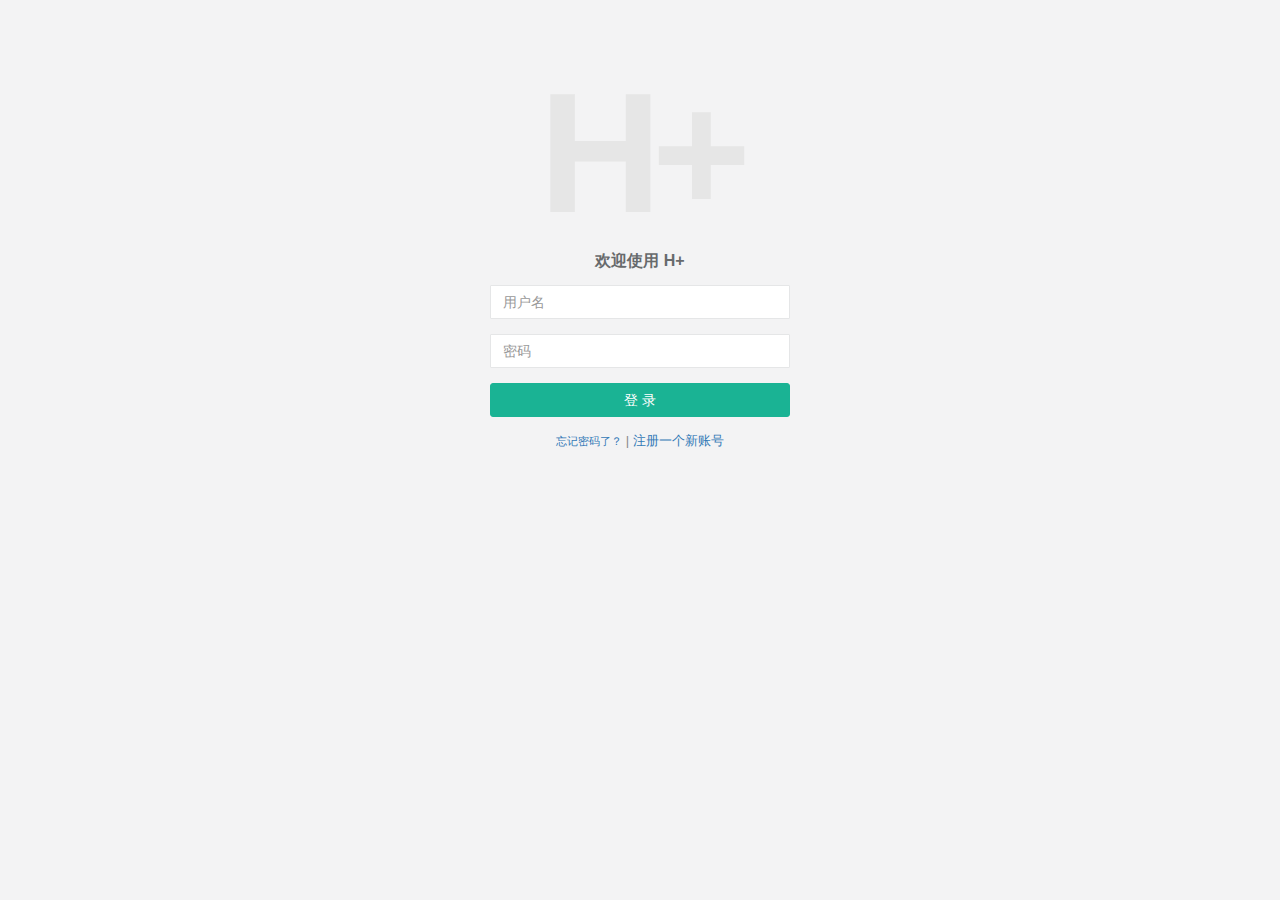
<file: login.html>
<!DOCTYPE html>
<html>

<head>

    <meta charset="utf-8">
    <meta name="viewport" content="width=device-width, initial-scale=1.0">
    

    <title>H+ 后台主题UI框架 - 登录</title>
    <meta name="keywords" content="H+后台主题,后台bootstrap框架,会员中心主题,后台HTML,响应式后台">
    <meta name="description" content="H+是一个完全响应式，基于Bootstrap3最新版本开发的扁平化主题，她采用了主流的左右两栏式布局，使用了Html5+CSS3等现代技术">

    <link rel="shortcut icon" href="favicon.ico"> <link href="css/bootstrap.min.css?v=3.3.5" rel="stylesheet">
    <link href="css/font-awesome.min.css?v=4.4.0" rel="stylesheet">

    <link href="css/animate.min.css" rel="stylesheet">
    <link href="css/style.min.css?v=4.0.0" rel="stylesheet"><base target="_blank">
    <!--[if lt IE 8]>
    <meta http-equiv="refresh" content="0;ie.html" />
    <![endif]-->
    <script>if(window.top !== window.self){ window.top.location = window.location;}</script>
</head>

<body class="gray-bg">

    <div class="middle-box text-center loginscreen  animated fadeInDown">
        <div>
            <div>

                <h1 class="logo-name">H+</h1>

            </div>
            <h3>欢迎使用 H+</h3>

            <form class="m-t" role="form" action="index.html">
                <div class="form-group">
                    <input type="email" class="form-control" placeholder="用户名" required="">
                </div>
                <div class="form-group">
                    <input type="password" class="form-control" placeholder="密码" required="">
                </div>
                <button type="submit" class="btn btn-primary block full-width m-b">登 录</button>


                <p class="text-muted text-center"> <a href="login.html#"><small>忘记密码了？</small></a> | <a href="register.html">注册一个新账号</a>
                </p>

            </form>
        </div>
    </div>
    <script src="js/jquery.min.js?v=2.1.4"></script>
    <script src="js/bootstrap.min.js?v=3.3.5"></script>
    <script type="text/javascript" src="http://tajs.qq.com/stats?sId=9051096" charset="UTF-8"></script>
</body>

</html>
</file>
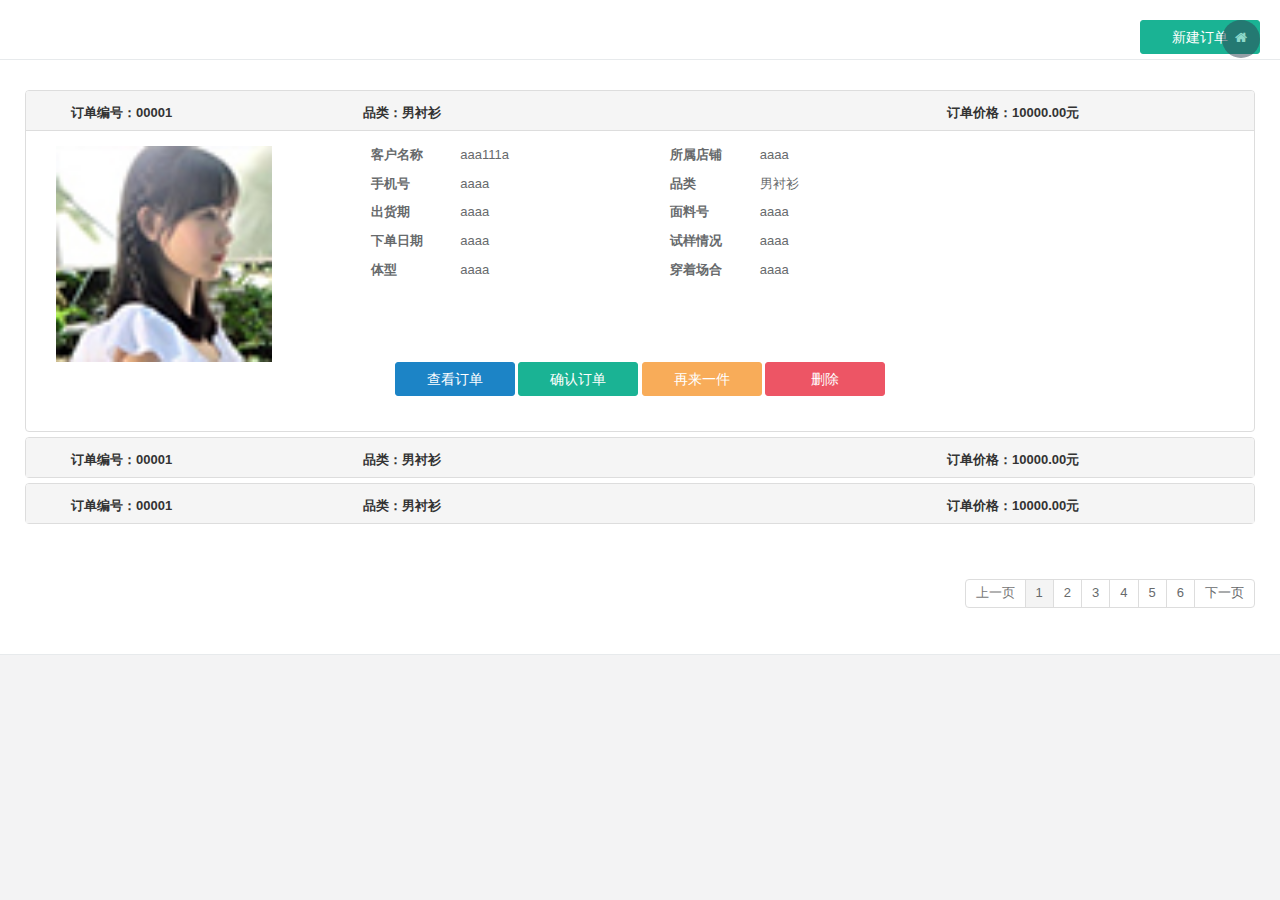
<file: order.html>
<!DOCTYPE html>
<html>

<head>

    <meta charset="utf-8">
    <meta name="viewport" content="width=device-width, initial-scale=1.0">

    <!--360浏览器优先以webkit内核解析-->


    <title>下单</title>

    <link rel="shortcut icon" href="favicon.ico"> <link href="css/bootstrap.min.css?v=3.3.5" rel="stylesheet">
    <link href="css/font-awesome.min.css?v=4.4.0" rel="stylesheet">

    <link href="css/animate.min.css" rel="stylesheet">
    <link href="css/style.min.css?v=4.0.0" rel="stylesheet">


</head>

<body class="gray-bg">
    <div class="row  border-bottom white-bg dashboard-header">
        <div class="row">
            
                <div class="ibox float-e-margins">
                    <div class="col-sm-12">
						
						<div class="col-sm-12 text-right">
							<button type="button" class="btn btn-w-m btn-primary dialogbtn" data-title="新建订单" data-url="single_order.html">新建订单</button>
							
						</div>
					</div>
                    <div class="ibox-content">
                        <div class="panel-body">
                            <div class="panel-group" id="accordion">
                                <div class="panel panel-default">
                                    <div class="panel-heading">
                                        <h5 class="panel-title">
                                                <a data-toggle="collapse" data-parent="#accordion" href="tabs_panels.html#collapseOne" class="col-sm-12">
												<div class="col-sm-3">订单编号：00001 </div>
												<div class="col-sm-6">品类：男衬衫</div>
												<div class="col-sm-3">订单价格：10000.00元</div>
												</a>
												<div class="clearfix"></div>
                                            </h5>
                                    </div>
                                    <div id="collapseOne" class="panel-collapse collapse in">
                                        <div class="panel-body">
                                            <div class="col-sm-3">
												<img src="img/profile_small.jpg" width="80%"/>
											</div>
											<div class="col-sm-3">
												<div class="form-group">
													<label class="col-sm-4 control-label">客户名称</label>

													<div class="col-sm-8">
														<p>aaa111a</p>
													</div>
												</div>
												<div class="form-group">
													<label class="col-sm-4 control-label">手机号</label>

													<div class="col-sm-8">
														<p>aaaa</p>
													</div>
												</div>
												<div class="form-group">
													<label class="col-sm-4 control-label">出货期</label>

													<div class="col-sm-8">
														<p>aaaa</p>
													</div>
												</div>
												<div class="form-group">
													<label class="col-sm-4 control-label">下单日期</label>

													<div class="col-sm-8">
														<p>aaaa</p>
													</div>
												</div>
												
												<div class="form-group">
													<label class="col-sm-4 control-label">体型</label>

													<div class="col-sm-8">
														<p>aaaa</p>
													</div>
												</div>
											</div>
											<div class="col-sm-3">
												<div class="form-group">
													<label class="col-sm-4 control-label">所属店铺</label>

													<div class="col-sm-8">
														<p>aaaa</p>
													</div>
												</div>
												<div class="form-group">
													<label class="col-sm-4 control-label">品类</label>

													<div class="col-sm-8">
														<p>男衬衫</p>
													</div>
												</div>
												<div class="form-group">
													<label class="col-sm-4 control-label">面料号</label>

													<div class="col-sm-8">
														<p>aaaa</p>
													</div>
												</div>
												<div class="form-group">
													<label class="col-sm-4 control-label">试样情况</label>

													<div class="col-sm-8">
														<p>aaaa</p>
													</div>
												</div>
												<div class="form-group">
													<label class="col-sm-4 control-label">穿着场合</label>

													<div class="col-sm-8">
														<p>aaaa</p>
													</div>
												</div>
											</div>
											<div class="col-sm-12">
												<div class="form-group text-center">
													
														<button type="button" class="btn btn-w-m btn-success dialogbtn" data-title="查看/修改订单" data-url="single_order_chenyi.html">查看订单</button>
														<button type="button" class="btn btn-w-m btn-primary delbtn" data-url="single_order_chenyi.html" data-cont="确认提交该订单">确认订单</button>
														<button type="button" class="btn btn-w-m btn-warning delbtn" data-url="single_order_chenyi.html" data-cont="确认复制该订单">再来一件</button>
														<button type="button" class="btn btn-w-m btn-danger delbtn" data-url="single_order_chenyi.html" data-cont="确认删除该订单">删除</button>
													
												</div>
												
											</div>
                                        </div>
                                    </div>
                                </div>
                                <div class="panel panel-default">
                                    <div class="panel-heading">
                                        <h4 class="panel-title">
                                                <a data-toggle="collapse" data-parent="#accordion" href="tabs_panels.html#collapseTwo" class="col-sm-12">
												<div class="col-sm-3">订单编号：00001 </div>
												<div class="col-sm-6">品类：男衬衫</div>
												<div class="col-sm-3">订单价格：10000.00元</div>
												</a>
												<div class="clearfix"></div>
                                            </h4>
                                    </div>
                                    <div id="collapseTwo" class="panel-collapse collapse">
                                        <div class="panel-body">
                                            <div class="col-sm-3">
												<img src="img/profile_small.jpg" width="80%"/>
											</div>
											<div class="col-sm-3">
												<div class="form-group">
													<label class="col-sm-4 control-label">客户名称</label>

													<div class="col-sm-8">
														<p>aaaa</p>
													</div>
												</div>
												<div class="form-group">
													<label class="col-sm-4 control-label">手机号</label>

													<div class="col-sm-8">
														<p>aaaa</p>
													</div>
												</div>
												<div class="form-group">
													<label class="col-sm-4 control-label">出货期</label>

													<div class="col-sm-8">
														<p>aaaa</p>
													</div>
												</div>
												<div class="form-group">
													<label class="col-sm-4 control-label">下单日期</label>

													<div class="col-sm-8">
														<p>aaaa</p>
													</div>
												</div>
												
												<div class="form-group">
													<label class="col-sm-4 control-label">体型</label>

													<div class="col-sm-8">
														<p>aaaa</p>
													</div>
												</div>
											</div>
											<div class="col-sm-3">
												<div class="form-group">
													<label class="col-sm-4 control-label">所属店铺</label>

													<div class="col-sm-8">
														<p>aaaa</p>
													</div>
												</div>
												<div class="form-group">
													<label class="col-sm-4 control-label">品类</label>

													<div class="col-sm-8">
														<p>男衬衫</p>
													</div>
												</div>
												<div class="form-group">
													<label class="col-sm-4 control-label">面料号</label>

													<div class="col-sm-8">
														<p>aaaa</p>
													</div>
												</div>
												<div class="form-group">
													<label class="col-sm-4 control-label">试样情况</label>

													<div class="col-sm-8">
														<p>aaaa</p>
													</div>
												</div>
												<div class="form-group">
													<label class="col-sm-4 control-label">穿着场合</label>

													<div class="col-sm-8">
														<p>aaaa</p>
													</div>
												</div>
											</div>
											<div class="col-sm-12">
												<div class="form-group text-center">
													
														<button type="button" class="btn btn-w-m btn-success dialogbtn" data-title="查看/修改订单" data-url="single_order_chenyi.html">查看订单</button>
														<button type="button" class="btn btn-w-m btn-primary delbtn" data-url="single_order_chenyi.html" data-cont="确认提交该订单">确认订单</button>
														<button type="button" class="btn btn-w-m btn-warning delbtn" data-url="single_order_chenyi.html" data-cont="确认复制该订单">再来一件</button>
														<button type="button" class="btn btn-w-m btn-danger delbtn" data-url="single_order_chenyi.html" data-cont="确认删除该订单">删除</button>
													
												</div>
												
											</div>
                                        </div>
                                    </div>
                                </div>
                                <div class="panel panel-default">
                                    <div class="panel-heading">
                                        <h4 class="panel-title">
                                               <a data-toggle="collapse" data-parent="#accordion" href="tabs_panels.html#collapseThree" class="col-sm-12">
												<div class="col-sm-3">订单编号：00001 </div>
												<div class="col-sm-6">品类：男衬衫</div>
												<div class="col-sm-3">订单价格：10000.00元</div>
												</a>
												<div class="clearfix"></div>
                                            </h4>
                                    </div>
                                    <div id="collapseThree" class="panel-collapse collapse">
                                        <div class="panel-body">
                                            <div class="col-sm-3">
												<img src="img/profile_small.jpg" width="80%"/>
											</div>
											<div class="col-sm-3">
												<div class="form-group">
													<label class="col-sm-4 control-label">客户名称</label>

													<div class="col-sm-8">
														<p>aaaa</p>
													</div>
												</div>
												<div class="form-group">
													<label class="col-sm-4 control-label">手机号</label>

													<div class="col-sm-8">
														<p>aaaa</p>
													</div>
												</div>
												<div class="form-group">
													<label class="col-sm-4 control-label">出货期</label>

													<div class="col-sm-8">
														<p>aaaa</p>
													</div>
												</div>
												<div class="form-group">
													<label class="col-sm-4 control-label">下单日期</label>

													<div class="col-sm-8">
														<p>aaaa</p>
													</div>
												</div>
												
												<div class="form-group">
													<label class="col-sm-4 control-label">体型</label>

													<div class="col-sm-8">
														<p>aaaa</p>
													</div>
												</div>
											</div>
											<div class="col-sm-3">
												<div class="form-group">
													<label class="col-sm-4 control-label">所属店铺</label>

													<div class="col-sm-8">
														<p>aaaa</p>
													</div>
												</div>
												<div class="form-group">
													<label class="col-sm-4 control-label">品类</label>

													<div class="col-sm-8">
														<p>男衬衫</p>
													</div>
												</div>
												<div class="form-group">
													<label class="col-sm-4 control-label">面料号</label>

													<div class="col-sm-8">
														<p>aaaa</p>
													</div>
												</div>
												<div class="form-group">
													<label class="col-sm-4 control-label">试样情况</label>

													<div class="col-sm-8">
														<p>aaaa</p>
													</div>
												</div>
												<div class="form-group">
													<label class="col-sm-4 control-label">穿着场合</label>

													<div class="col-sm-8">
														<p>aaaa</p>
													</div>
												</div>
											</div>
											<div class="col-sm-12">
												<div class="form-group text-center">
													
														<button type="button" class="btn btn-w-m btn-success dialogbtn" data-title="查看/修改订单" data-url="single_order_chenyi.html">查看订单</button>
														<button type="button" class="btn btn-w-m btn-primary delbtn" data-url="single_order_chenyi.html" data-cont="确认提交该订单">确认订单</button>
														<button type="button" class="btn btn-w-m btn-danger delbtn" data-url="single_order_chenyi.html" data-cont="确认删除该订单">删除</button>
													
												</div>
												
											</div>
                                        </div>
                                    </div>
                                </div>
                            </div>
                        </div>
						<div class="col-sm-12 text-right">
							
								<div class="dataTables_paginate paging_simple_numbers" >
									<ul class="pagination">
										<li class="paginate_button previous disabled"><a href="#">上一页</a></li>
										<li class="paginate_button active"><a href="#">1</a></li>
										<li class="paginate_button "><a href="#">2</a></li>
										<li class="paginate_button "><a href="#">3</a></li>
										<li class="paginate_button "><a href="#">4</a></li>
										<li class="paginate_button "><a href="#">5</a></li>
										<li class="paginate_button "><a href="#">6</a></li>
										<li class="paginate_button next"><a href="#">下一页</a></li>
									</ul>
								</div>
							
						<div>
                    </div>
					
                </div>
            
		</div>
    </div>
    
    <script src="js/jquery.min.js?v=2.1.4"></script>
    <script src="js/bootstrap.min.js?v=3.3.5"></script>
    <script src="js/content.min.js?v=1.0.0"></script>
	<script src="js/plugins/layer/layer.min.js"></script>
	<script>
		$(document).ready(function(){
			
			$('.dialogbtn').click(function(){
				var url=$(this).data('url'),title=$(this).data('title');
				 parent.layer.open({
					type: 2,
					title: title,
					shadeClose: true,
					shade: false,
					maxmin: true, //开启最大化最小化按钮
					area: ['1150px', '650px'],
					content: url
				});
			 })
			$('.delbtn').click(function(){
				var cont=$(this).data('cont'),url=$(this).data('url');
				 parent.layer.confirm(cont, {
					btn: ['确定','取消'], //按钮
					shade: true //不显示遮罩
				}, function(){
					$.post(url,{'del':1},function(e){
						if(e.code==0){
							parent.layer.msg(e.msg, {icon: 1});
							location.href=location.href;
						}else{
							parent.layer.msg(e.msg, {icon: 2});
							location.href=location.href;
						}
					},'json');
					
				}, function(){
					parent.layer.msg('取消成功', {icon: 1});
					location.href=location.href;
				});
			 })
			
			
		});
	</script>
</body>

</html>
</file>
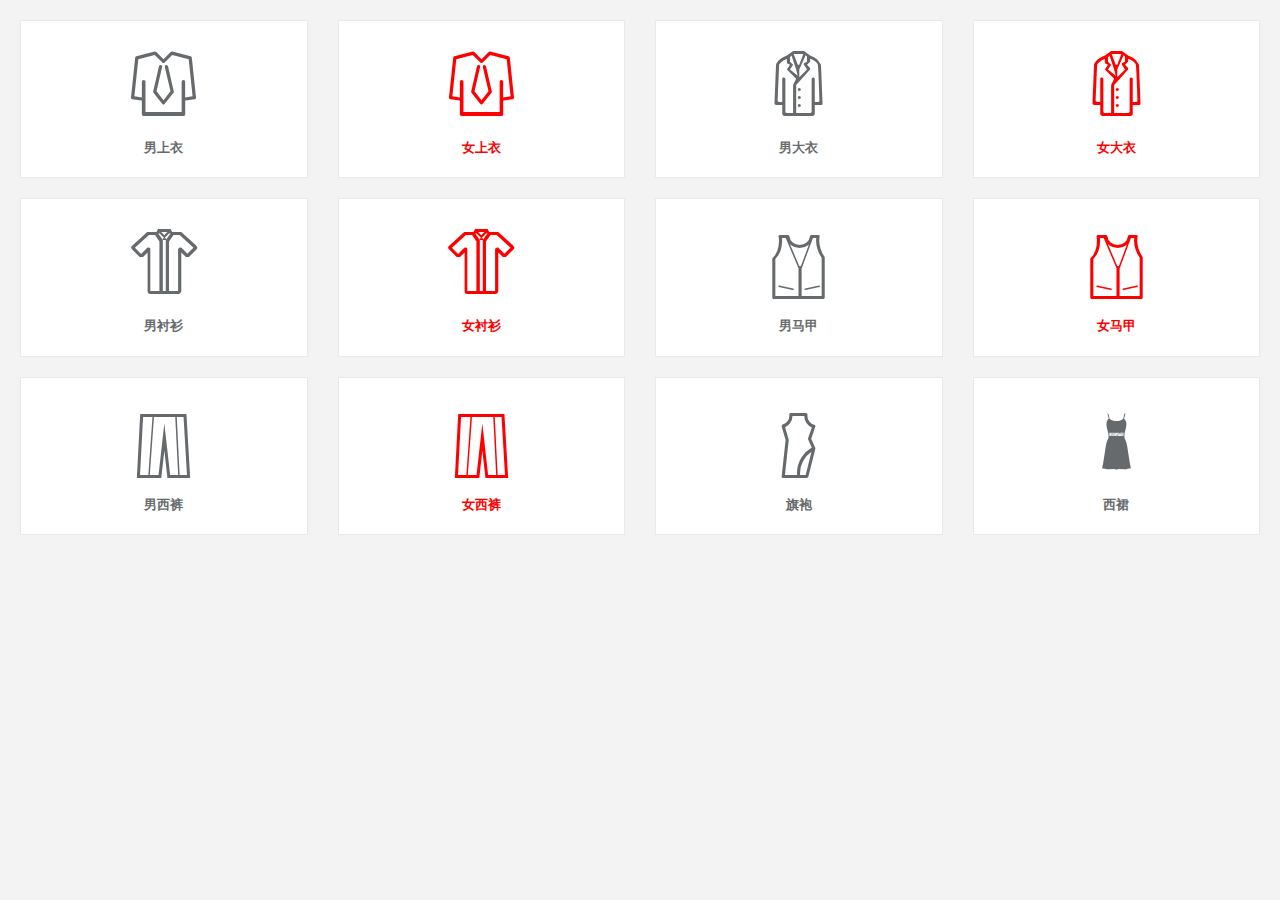
<file: single_order.html>
<!DOCTYPE html>
<html>

<head>

    <meta charset="utf-8">
    <meta name="viewport" content="width=device-width, initial-scale=1.0">
    

    <title>单人下单</title>
    <meta name="keywords" content="H+后台主题,后台bootstrap框架,会员中心主题,后台HTML,响应式后台">
    <meta name="description" content="H+是一个完全响应式，基于Bootstrap3最新版本开发的扁平化主题，她采用了主流的左右两栏式布局，使用了Html5+CSS3等现代技术">

    <link rel="shortcut icon" href="favicon.ico"> <link href="css/bootstrap.min.css?v=3.3.5" rel="stylesheet">
    <link href="css/font-awesome.min.css?v=4.4.0" rel="stylesheet">

    <!-- Morris -->
    <link href="css/plugins/morris/morris-0.4.3.min.css" rel="stylesheet">

    <!-- Gritter -->
    <link href="js/plugins/gritter/jquery.gritter.css" rel="stylesheet">

    <link href="css/animate.min.css" rel="stylesheet">
    <link href="css/style.min.css?v=4.0.0" rel="stylesheet">
	<link href="css/singorder/iconfont.css" rel="stylesheet">
</head>

<body class="gray-bg">
    <div class="wrapper wrapper-content">
        <div class="row">
            <div class="col-sm-3">
				<div class="contact-box">
					<a href="single_order_shangyi.html">
						<div class="col-sm-12 text-center">
						<i class="iconfont icon-shangyi "></i>
						<div class="m-t-xs font-bold">男上衣</div>
						</div>
						<div class="clearfix"></div>
						
					</a>
				</div>
			</div>
			<div class="col-sm-3">
				<div class="contact-box">
					<a href="single_order_shangyi2.html" style="color:red">
						<div class="col-sm-12 text-center">
						<i class="iconfont icon-shangyi "></i>
						<div class="m-t-xs font-bold">女上衣</div>
						</div>
						<div class="clearfix"></div>
						
					</a>
				</div>
			</div>
			
            <div class="col-sm-3">
                <div class="contact-box">
					<a href="single_order_dayi.html">
						<div class="col-sm-12 text-center">
						<i class="iconfont icon-dayizhuanhuan"></i>
						<div class="m-t-xs font-bold">男大衣</div>
						</div>
						<div class="clearfix"></div>
						
					</a>
				</div>
				
            </div>
			<div class="col-sm-3">
                <div class="contact-box">
					<a href="single_order_dayi2.html" style="color:red">
						<div class="col-sm-12 text-center">
						<i class="iconfont icon-dayizhuanhuan"></i>
						<div class="m-t-xs font-bold">女大衣</div>
						</div>
						<div class="clearfix"></div>
						
					</a>
				</div>
				
            </div>
            <div class="col-sm-3">
				<div class="contact-box">
					<a href="single_order_chenyi.html">
						<div class="col-sm-12 text-center">
						<i class="iconfont icon-chenshanzhuanhuan"></i>
						<div class="m-t-xs font-bold">男衬衫</div>
						</div>
						<div class="clearfix"></div>
						
					</a>
				</div>
            </div>
			<div class="col-sm-3">
				<div class="contact-box">
					<a href="single_order_chenyi2.html" style="color:red">
						<div class="col-sm-12 text-center">
						<i class="iconfont icon-chenshanzhuanhuan"></i>
						<div class="m-t-xs font-bold">女衬衫</div>
						</div>
						<div class="clearfix"></div>
						
					</a>
				</div>
            </div>
			
            <div class="col-sm-3">
				<div class="contact-box">
					<a href="single_order_majia.html">
						<div class="col-sm-12 text-center">
						<i class="iconfont icon-majia"></i>
						<div class="m-t-xs font-bold">男马甲</div>
						</div>
						<div class="clearfix"></div>
						
					</a>
				</div>
            </div>
			<div class="col-sm-3">
				<div class="contact-box">
					<a href="single_order_majia2.html" style="color:red">
						<div class="col-sm-12 text-center">
						<i class="iconfont icon-majia"></i>
						<div class="m-t-xs font-bold">女马甲</div>
						</div>
						<div class="clearfix"></div>
						
					</a>
				</div>
            </div>
			
			<div class="col-sm-3">
				<div class="contact-box">
					<a href="single_order_xiku.html">
						<div class="col-sm-12 text-center">
						<i class="iconfont icon-xiku"></i>
						<div class="m-t-xs font-bold">男西裤</div>
						</div>
						<div class="clearfix"></div>
						
					</a>
				</div>
			</div>
			<div class="col-sm-3">
				<div class="contact-box">
					<a href="single_order_xiku2.html" style="color:red">
						<div class="col-sm-12 text-center">
						<i class="iconfont icon-xiku"></i>
						<div class="m-t-xs font-bold">女西裤</div>
						</div>
						<div class="clearfix"></div>
						
					</a>
				</div>
			</div>
			<div class="col-sm-3">
				<div class="contact-box">
					<a href="single_order_qipao.html">
						<div class="col-sm-12 text-center">
						<i class="iconfont icon-qipao"></i>
						<div class="m-t-xs font-bold">旗袍</div>
						</div>
						<div class="clearfix"></div>
						
					</a>
				</div>
			</div>
			<div class="col-sm-3">
				<div class="contact-box">
					<a href="single_order_xiqun.html">
						<div class="col-sm-12 text-center">
						<i class="iconfont icon-qunzi"></i>
						<div class="m-t-xs font-bold">西裙</div>
						</div>
						<div class="clearfix"></div>
						
					</a>
				</div>
			</div>
        </div>
        
    </div>

    <script src="js/jquery.min.js?v=2.1.4"></script>
    <script src="js/bootstrap.min.js?v=3.3.5"></script>
   
</body>

</html>
</file>
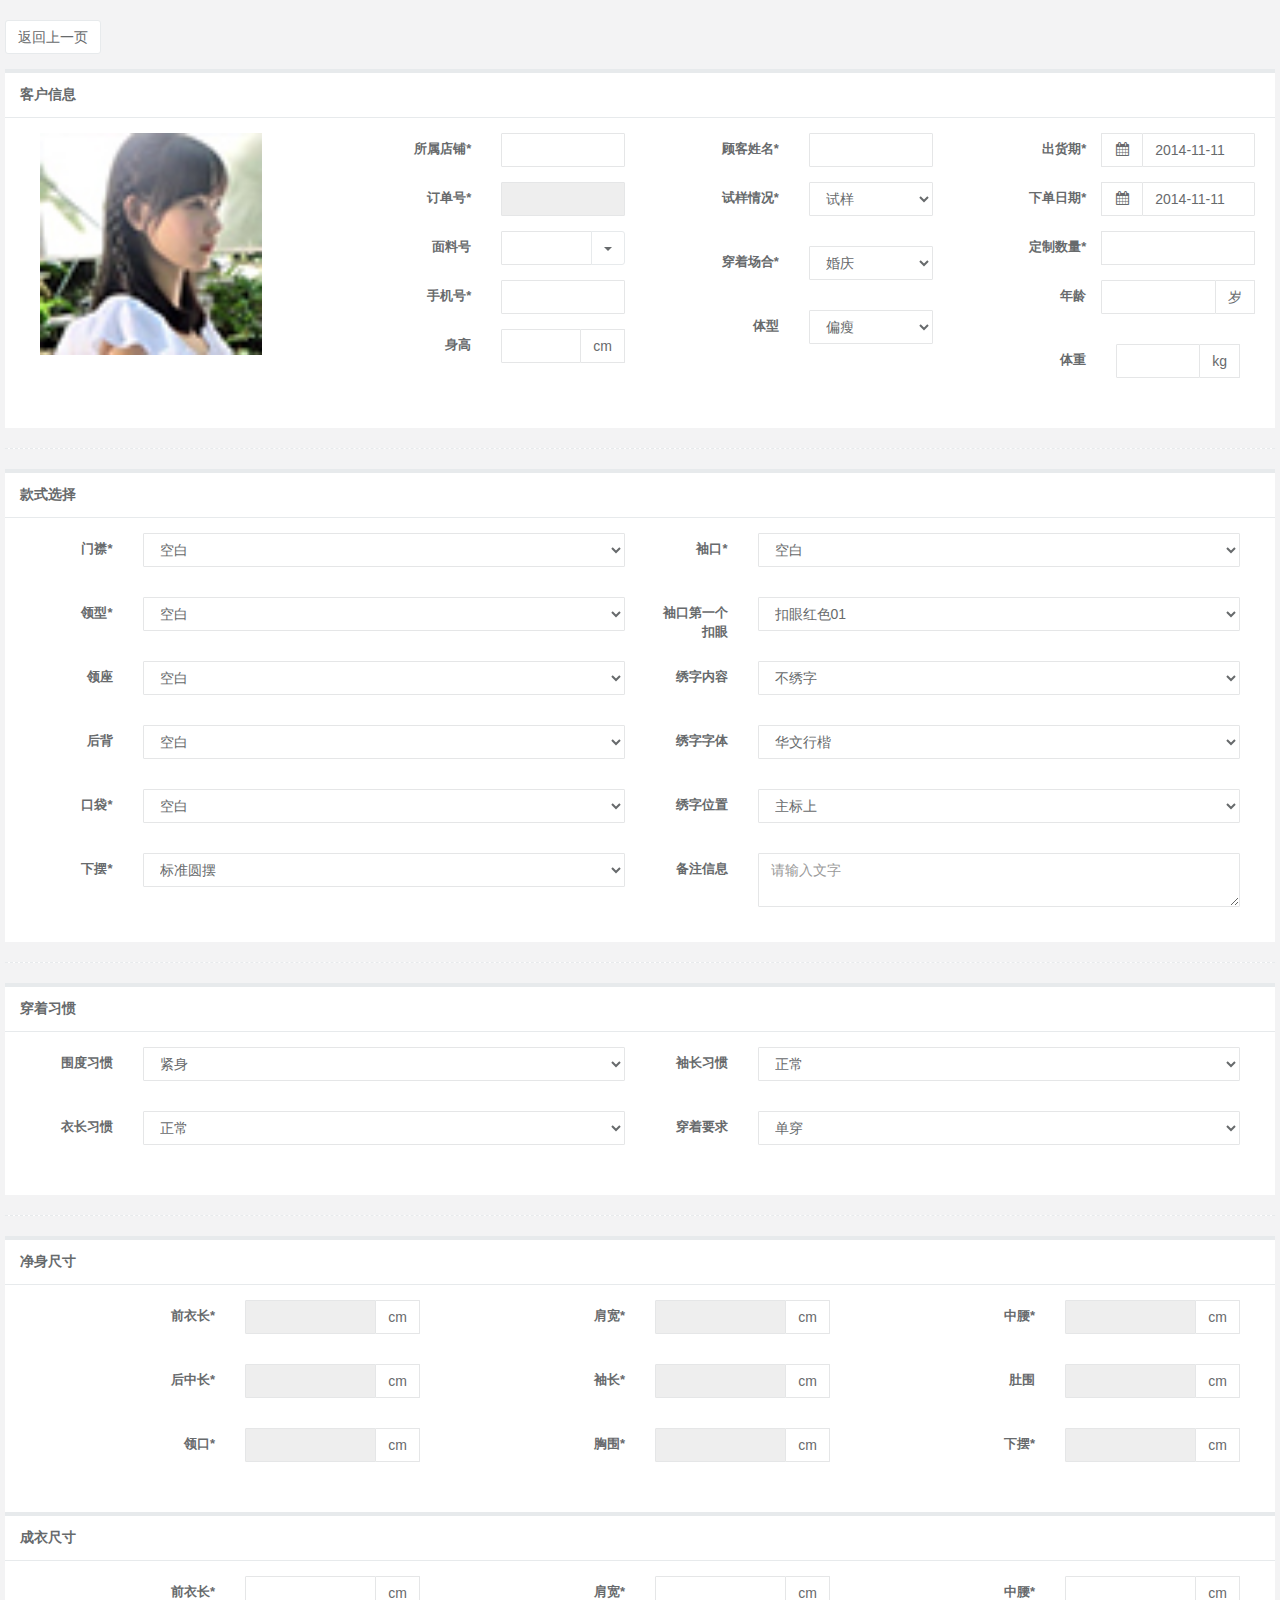
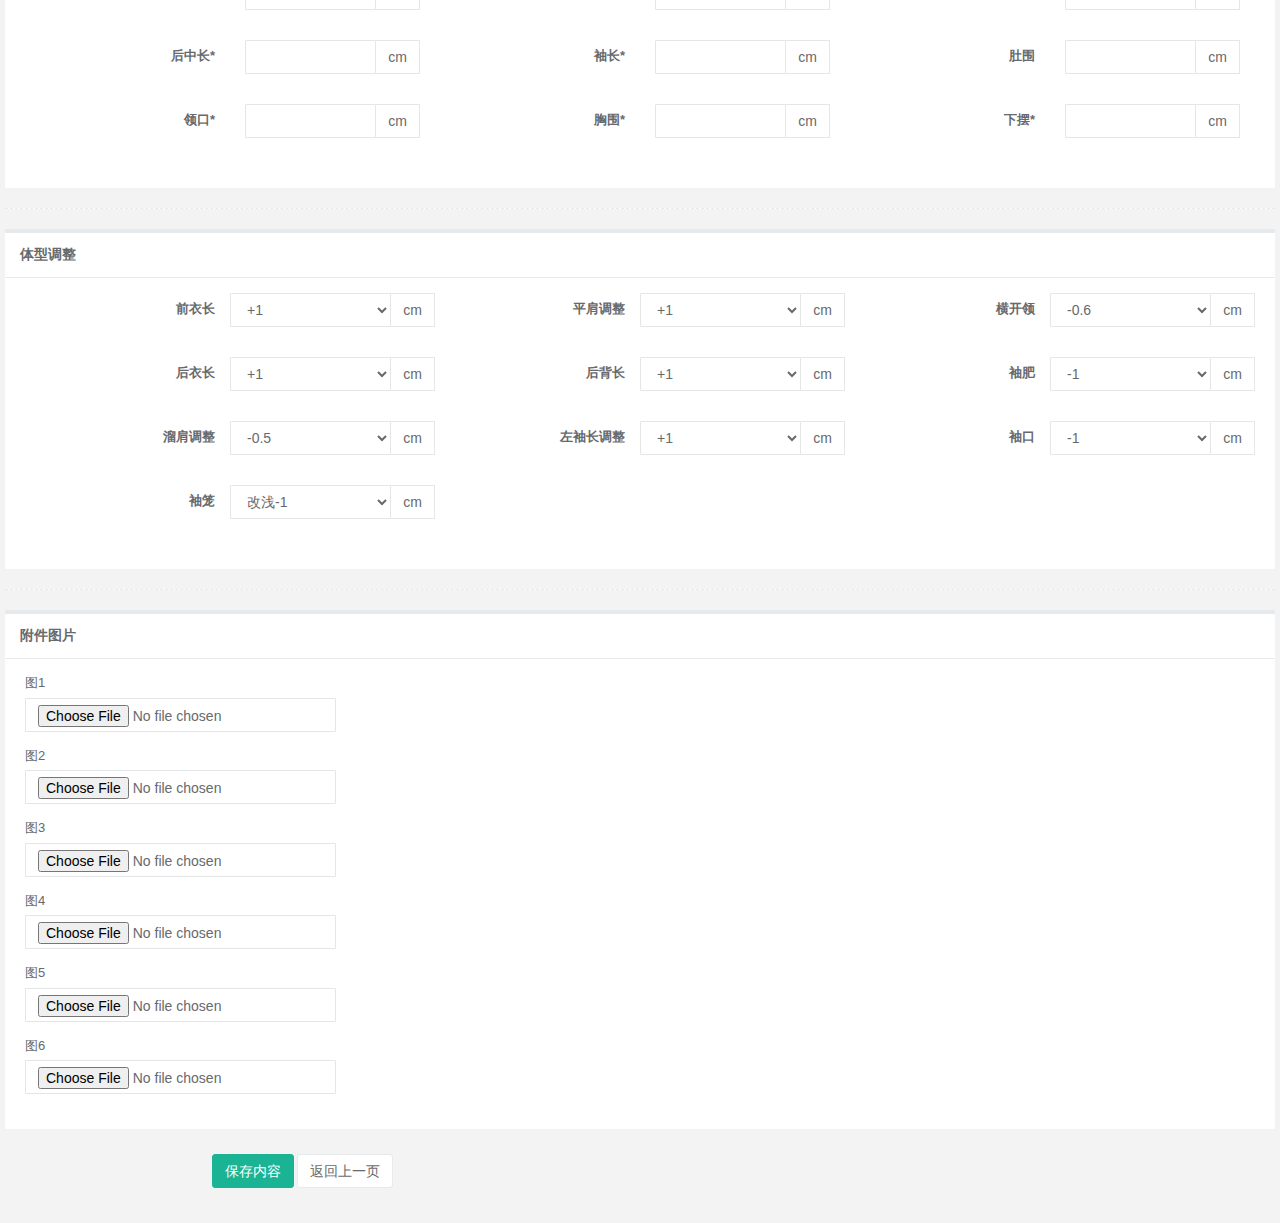
<file: single_order_chenyi.html>
<!DOCTYPE html>
<html>

<head>

    <meta charset="utf-8">
    <meta name="viewport" content="width=device-width, initial-scale=1.0">
    

    <title>下单需求-男衬衫</title>
    
    <link rel="shortcut icon" href="favicon.ico"> <link href="css/bootstrap.min.css?v=3.3.5" rel="stylesheet">
    <link href="css/font-awesome.min.css?v=4.4.0" rel="stylesheet">

    <!-- Morris -->
    <link href="css/plugins/morris/morris-0.4.3.min.css" rel="stylesheet">

    <!-- Gritter -->
    <link href="js/plugins/gritter/jquery.gritter.css" rel="stylesheet">
	<link href="css/plugins/iCheck/custom.css" rel="stylesheet">
    <link href="css/animate.min.css" rel="stylesheet">
    <link href="css/style.min.css?v=4.0.0" rel="stylesheet">
	<link href="css/singorder/iconfont.css" rel="stylesheet">
	<link href="css/plugins/datapicker/datepicker3.css" rel="stylesheet">
</head>

<body class="gray-bg">
<form method="get" class="form-horizontal">
    <div class="wrapper wrapper-content">
	
        <div class="row">
						<!--start这块是在新建订单的时候才会显示-->
						<div class="form-group">
							<div class="col-sm-4">
								
								<button class="btn btn-white" onclick="javascript:history.back()" >返回上一页</button>
							</div>
						
						
						</div>
						<!--end这块是在新建订单的时候才会显示-->
						<div class="ibox-title">
							<h5>客户信息 </h5>
							
						</div>
						<div class="ibox-content">
							<div class="col-sm-3">
								<img src="img/profile_small.jpg" width="80%"/>
								
							</div>
							<div class="col-sm-3">
								<div class="form-group">
									<label class="col-sm-6 control-label">所属店铺*</label>

									<div class="col-sm-6">
										<input type="text" class="form-control">
									</div>
								</div>
								<div class="form-group">
									<label class="col-sm-6 control-label">订单号*</label>

									<div class="col-sm-6">
										<input type="text" disabled class="form-control">
									</div>
								</div>
								<div class="form-group ">
									<label class="col-sm-6 control-label">面料号</label>

									<div class="col-sm-6">
										<div class="input-group">
											<input type="text" class="form-control" id="test_data">
											<div class="input-group-btn">
												<button type="button" class="btn btn-white dropdown-toggle" data-toggle="dropdown">
													<span class="caret"></span>
												</button>
												<ul class="dropdown-menu dropdown-menu-right" role="menu">
												</ul>
											</div>
											<!-- /btn-group -->
										</div>
									</div>
								</div>
								<div class="form-group">
									<label class="col-sm-6 control-label">手机号*</label>

									<div class="col-sm-6">
										<input type="text" class="form-control">
									</div>
								</div>
								<div class="form-group">
									<label class="col-sm-6 control-label">身高</label>

									<div class="col-sm-6">
										<div class="input-group m-b">
										<input type="text" class="form-control" name="account" /><span class="input-group-addon">cm</span>
										</div>

									</div>
								</div>
							</div>
							<div class="col-sm-3">
								<div class="form-group">
									<label class="col-sm-6 control-label">顾客姓名*</label>

									<div class="col-sm-6">
										<input type="text" class="form-control">
									</div>
								</div>
								<div class="form-group">
									<label class="col-sm-6 control-label">试样情况*</label>

									<div class="col-sm-6">
										<select class="form-control m-b" name="account">
											<option>试样</option>
											<option>不试样</option>
											
										</select>
									</div>
								</div>
								<div class="form-group">
									<label class="col-sm-6 control-label">穿着场合*</label>

									<div class="col-sm-6">
										<select class="form-control m-b" name="account">
											<option>婚庆</option>
											<option>会议</option>
											<option>职场</option>
											<option>商旅</option>
											<option>日常</option>
											<option>其它</option>
										</select>
									</div>
								</div>
								<div class="form-group">
									<label class="col-sm-6 control-label">体型</label>

									<div class="col-sm-6">
										<select class="form-control m-b" name="account">
											<option>偏瘦</option>
											<option>标准</option>
											<option>微胖</option>
											<option>肥胖</option>
											<option>健身体</option>
											
										</select>
									</div>
								</div>
								
							</div>
							<div class="col-sm-3">
								<div class="form-group" id="data_1">
									<label class="col-sm-6 control-label">出货期*</label>

									<div class="col-sm-6 input-group date">
										<span class="input-group-addon"><i class="fa fa-calendar"></i></span>
										<input type="text" class="form-control" value="2014-11-11">
									</div>
								</div>
								<div class="form-group" id="data_1">
									<label class="col-sm-6 control-label">下单日期*</label>

									<div class="col-sm-6 input-group date">
										<span class="input-group-addon"><i class="fa fa-calendar"></i></span>
										<input type="text" class="form-control" value="2014-11-11">
									</div>
								</div>
								<div class="form-group" >
									<label class="col-sm-6 control-label">定制数量*</label>

									<div class="col-sm-6 input-group date">
										<input type="text" class="form-control">
									</div>
								</div>
								<div class="form-group" >
									<label class="col-sm-6 control-label">年龄</label>

									
									<div class="col-sm-6 input-group m-b">
										<input type="text" class="form-control" name="account" /><span class="input-group-addon">岁</span>
									
									</div>
								</div>
								<div class="form-group">
									<label class="col-sm-6 control-label">体重</label>

									<div class="col-sm-6">
										<div class="input-group m-b">
										<input type="text" class="form-control" name="account" /><span class="input-group-addon">kg</span>
										</div>

									</div>
								</div>
							</div>
							
							<div class="clearfix"></div>
						</div>
					
					
				<div class="hr-line-dashed"></div>
				<div class="ibox float-e-margins">
						<div class="ibox-title">
							<h5>款式选择</h5>
							
						</div>
						<div class="ibox-content">
							<div class="col-sm-6">
								<div class="form-group">
									<label class="col-sm-2 control-label">门襟*</label>

									<div class="col-sm-10">
										<select class="form-control m-b" name="account">
											<option>空白</option>
											<option>明门襟</option>
											<option>暗门襟</option>
											<option>光门襟</option>
											<option>明门襟撞色</option>
											
										</select>

									</div>
								</div>	
								
								<div class="form-group">
									<label class="col-sm-2 control-label">领型*</label>

									<div class="col-sm-10">
										<select class="form-control m-b" name="account">
											<option>空白</option>
											<option>标准中八领</option>
											<option>大八领</option>
											<option>尖领</option>
											<option>小方领</option>
											<option>一字领</option>
											<option>尖领明扣</option>
											<option>尖领暗扣</option>
											<option>立领圆角</option>
											<option>立领直角</option>
											<option>礼服飞机领</option>
											<option>时尚圆角领</option>
											<option>时尚小方领明扣</option>
											<option>双层八字领明扣</option>
										</select>

									</div>
								</div>
								
								<div class="form-group">
									<label class="col-sm-2 control-label">领座</label>

									<div class="col-sm-10">
										<select class="form-control m-b" name="account">
											<option>空白</option>
											<option>高</option>
											<option>标准</option>
											<option>低</option>
										</select>

									</div>
								</div>
								<div class="form-group">
									<label class="col-sm-2 control-label">后背</label>

									<div class="col-sm-10">
										<select class="form-control m-b" name="account">
											<option>空白</option>
											<option>无褶不收省</option>
											<option>无褶收双省</option>
											<option>中褶不收省</option>
											<option>边褶不收省</option>
											
										</select>

									</div>
								</div>	
								
								<div class="form-group">
									<label class="col-sm-2 control-label">口袋*</label>

									<div class="col-sm-10">
										<select class="form-control m-b" name="account">
											<option>空白</option>
											<option>无口袋</option>
											<option>圆角口袋</option>
											<option>六角口袋</option>
											<option>直角口袋</option>
											<option>三角口袋</option>
											
										</select>

									</div>
								</div>
								
								<div class="form-group">
									<label class="col-sm-2 control-label">下摆*</label>

									<div class="col-sm-10">
										<select class="form-control m-b" name="account">
											<option>标准圆摆</option>
											<option>直角</option>
											<option>小圆摆</option>
											
										</select>

									</div>
								</div>
								
						</div>		
						<div class="col-sm-6">
								<div class="form-group">
									<label class="col-sm-2 control-label">袖口*</label>

									<div class="col-sm-10">
										<select class="form-control m-b" name="account">
											<option>空白</option>
											<option>切角单排袖口</option>
											<option>圆角单排袖口</option>
											<option>切角双排袖口</option>
											<option>圆角双排袖口</option>
											<option>直角单排袖口</option>
											<option>直角双排袖口</option>
											<option>直角法式袖口</option>
											<option>圆角法式袖口</option>
											
										</select>

									</div>
								</div>	
								
								<div class="form-group">
									<label class="col-sm-2 control-label">袖口第一个扣眼</label>

									<div class="col-sm-10">
										<select class="form-control m-b" name="account">
											<option>扣眼红色01</option>
											<option>扣眼金色02</option>
											<option>扣眼宝蓝色03</option>
											<option>扣眼白色04</option>
											<option>扣眼黑色05</option>
											
										</select>

									</div>
								</div>
								
								<div class="form-group">
									<label class="col-sm-2 control-label">绣字内容</label>

									<div class="col-sm-10">
										<select class="form-control m-b" name="account">
											<option>不绣字</option>
											<option>绣字写备注中</option>
											
										</select>

									</div>
								</div>
								<div class="form-group">
									<label class="col-sm-2 control-label">绣字字体</label>

									<div class="col-sm-10">
										<select class="form-control m-b" name="account">
											<option>华文行楷</option>
											<option>方正舒体</option>
											<option>华文新魏</option>
											<option>KUNSTLERSCRIPT</option>
											<option>MISTRAL</option>
											<option>MONOTYPECORSIVA</option>
										</select>

									</div>
								</div>	
								
								<div class="form-group">
									<label class="col-sm-2 control-label">绣字位置</label>

									<div class="col-sm-10">
										<select class="form-control m-b" name="account">
											<option>主标上</option>
											<option>挂面上</option>
											<option>袖口外</option>
											
										</select>

									</div>
								</div>
								
								<div class="form-group">
									<label class="col-sm-2 control-label">备注信息</label>

									<div class="col-sm-10">
										<textarea class="form-control" placeholder="请输入文字"></textarea>
									</div>
								</div>
								
						</div>	
								
						
						<div class="clearfix"></div>
						</div>
					
					<div class="hr-line-dashed"></div>
						<div class="ibox-title">
							<h5>穿着习惯 </h5>
							
						</div>
						<div class="ibox-content">
							<div class="col-sm-6">
								<div class="form-group">
									<label class="col-sm-2 control-label">围度习惯</label>

									<div class="col-sm-10">
										<select class="form-control m-b" name="account">
											<option>紧身</option>
											<option>修身</option>
											<option>合体</option>
											<option>宽松</option>
											<option>肥大</option>
											
										</select>

									</div>
								</div>
								<div class="form-group">
									<label class="col-sm-2 control-label">衣长习惯</label>

									<div class="col-sm-10">
										<select class="form-control m-b" name="account">
											<option>正常</option>
											<option>偏短</option>
											<option>偏长</option>
										</select>

									</div>
								</div>
							</div>
							<div class="col-sm-6">
								<div class="form-group">
									<label class="col-sm-2 control-label">袖长习惯</label>

									<div class="col-sm-10">
										<select class="form-control m-b" name="account">
											<option>正常</option>
											<option>偏短</option>
											<option>偏长</option>
											
										</select>

									</div>
								</div>
								<div class="form-group">
									<label class="col-sm-2 control-label">穿着要求</label>

									<div class="col-sm-10">
										<select class="form-control m-b" name="account">
											<option>单穿</option>
											<option>加秋衣</option>
											<option>加保暖内衣</option>
											<option>加毛衣</option>
										</select>

									</div>
								</div>
							</div>
							<div class="clearfix"></div>
					</div>
					<div class="hr-line-dashed"></div>
					
					
						<div class="ibox-title">
							<h5>净身尺寸 </h5>
							
						</div>
						<div class="ibox-content">
							<div class="col-sm-4">
								<div class="form-group">
									<label class="col-sm-6 control-label">前衣长*</label>

									<div class="col-sm-6">
										<div class="input-group m-b">
										<input type="text" class="form-control" name="account" disabled /><span class="input-group-addon">cm</span>
										</div>
									</div>
								</div>
								<div class="form-group">
									<label class="col-sm-6 control-label">后中长*</label>

									<div class="col-sm-6">
										<div class="input-group m-b">
										<input type="text" class="form-control" name="account" disabled  /><span class="input-group-addon">cm</span>
										</div>
									</div>
								</div>
								<div class="form-group">
									<label class="col-sm-6 control-label">领口*</label>

									<div class="col-sm-6">
										<div class="input-group m-b">
										<input type="text" class="form-control" name="account" disabled  /><span class="input-group-addon">cm</span>
										</div>
									</div>
								</div>
							</div>
							<div class="col-sm-4">
								
								<div class="form-group">
									<label class="col-sm-6 control-label">肩宽*</label>

									<div class="col-sm-6">
										<div class="input-group m-b">
										<input type="text" class="form-control" name="account" disabled  /><span class="input-group-addon">cm</span>
										</div>

									</div>
								</div>
								<div class="form-group">
									<label class="col-sm-6 control-label">袖长*</label>

									<div class="col-sm-6">
										<div class="input-group m-b">
										<input type="text" class="form-control" name="account" disabled  /><span class="input-group-addon">cm</span>
										</div>

									</div>
								</div>
								<div class="form-group">
									<label class="col-sm-6 control-label">胸围*</label>

									<div class="col-sm-6">
										<div class="input-group m-b">
										<input type="text" class="form-control" name="account" disabled  /><span class="input-group-addon">cm</span>
										</div>

									</div>
								</div>
							</div>
							<div class="col-sm-4">
								
								<div class="form-group">
									<label class="col-sm-6 control-label">中腰*</label>

									<div class="col-sm-6">
										<div class="input-group m-b">
										<input type="text" class="form-control" name="account"  disabled /><span class="input-group-addon">cm</span>
										</div>

									</div>
								</div>
								<div class="form-group">
									<label class="col-sm-6 control-label">肚围</label>

									<div class="col-sm-6">
										<div class="input-group m-b">
										<input type="text" class="form-control" name="account" disabled  /><span class="input-group-addon">cm</span>
										</div>

									</div>
								</div>
								<div class="form-group">
									<label class="col-sm-6 control-label">下摆*</label>

									<div class="col-sm-6">
										
										<div class="input-group m-b">
										<input type="text" class="form-control" name="account" disabled  /><span class="input-group-addon">cm</span>
										</div>
									</div>
								</div>
							</div>
							<div class="clearfix"></div>
					</div>
					<div class="ibox-title">
							<h5>成衣尺寸 </h5>
							
						</div>
						<div class="ibox-content">
							<div class="col-sm-4">
								<div class="form-group">
									<label class="col-sm-6 control-label">前衣长*</label>

									<div class="col-sm-6">
										<div class="input-group m-b">
										<input type="text" class="form-control" name="account" /><span class="input-group-addon">cm</span>
										</div>
									</div>
								</div>
								<div class="form-group">
									<label class="col-sm-6 control-label">后中长*</label>

									<div class="col-sm-6">
										<div class="input-group m-b">
										<input type="text" class="form-control" name="account" /><span class="input-group-addon">cm</span>
										</div>
									</div>
								</div>
								<div class="form-group">
									<label class="col-sm-6 control-label">领口*</label>

									<div class="col-sm-6">
										<div class="input-group m-b">
										<input type="text" class="form-control" name="account" /><span class="input-group-addon">cm</span>
										</div>
									</div>
								</div>
							</div>
							<div class="col-sm-4">
								
								<div class="form-group">
									<label class="col-sm-6 control-label">肩宽*</label>

									<div class="col-sm-6">
										<div class="input-group m-b">
										<input type="text" class="form-control" name="account" /><span class="input-group-addon">cm</span>
										</div>

									</div>
								</div>
								<div class="form-group">
									<label class="col-sm-6 control-label">袖长*</label>

									<div class="col-sm-6">
										<div class="input-group m-b">
										<input type="text" class="form-control" name="account" /><span class="input-group-addon">cm</span>
										</div>

									</div>
								</div>
								<div class="form-group">
									<label class="col-sm-6 control-label">胸围*</label>

									<div class="col-sm-6">
										<div class="input-group m-b">
										<input type="text" class="form-control" name="account" /><span class="input-group-addon">cm</span>
										</div>

									</div>
								</div>
							</div>
							<div class="col-sm-4">
								
								<div class="form-group">
									<label class="col-sm-6 control-label">中腰*</label>

									<div class="col-sm-6">
										<div class="input-group m-b">
										<input type="text" class="form-control" name="account" /><span class="input-group-addon">cm</span>
										</div>

									</div>
								</div>
								<div class="form-group">
									<label class="col-sm-6 control-label">肚围</label>

									<div class="col-sm-6">
										<div class="input-group m-b">
										<input type="text" class="form-control" name="account" /><span class="input-group-addon">cm</span>
										</div>

									</div>
								</div>
								<div class="form-group">
									<label class="col-sm-6 control-label">下摆*</label>

									<div class="col-sm-6">
										
										<div class="input-group m-b">
										<input type="text" class="form-control" name="account" /><span class="input-group-addon">cm</span>
										</div>
									</div>
								</div>
							</div>
							<div class="clearfix"></div>
					</div>
					<div class="hr-line-dashed"></div>
						
						<div class="ibox-title">
							<h5>体型调整 </h5>
							
						</div>
						<div class="ibox-content">
						<div class="col-sm-4">
							
								
								<div class="form-group">
									<label class="col-sm-6 control-label">前衣长</label>

									<div class="input-group m-b">
										<select class="form-control" name="account">
											<option>+1</option>
											<option>+2</option>
											<option>+3</option>
											<option>-1</option>
											<option>-2</option>
											<option>-3</option>
										</select> <span class="input-group-addon">cm</span>
									</div>
								</div>
								<div class="form-group">
									<label class="col-sm-6 control-label">后衣长</label>

									<div class="input-group m-b">
										<select class="form-control" name="account">
											<option>+1</option>
											<option>+2</option>
											<option>+3</option>
											<option>-1</option>
											<option>-2</option>
											<option>-3</option>
										</select> <span class="input-group-addon">cm</span>
									</div>
								</div>
								<div class="form-group">
									<label class="col-sm-6 control-label">溜肩调整</label>

									<div class="input-group m-b">
										<select class="form-control" name="account">
											<option>-0.5</option>
											<option>-1</option>
											<option>左溜肩-0.5</option>
											<option>左溜肩-1</option>
											<option>右溜肩-0.5</option>
											<option>右溜肩-1</option>
										</select> <span class="input-group-addon">cm</span>
									</div>
								</div>
								
								<div class="form-group">
									<label class="col-sm-6 control-label">袖笼</label>

									<div class="input-group m-b">
										<select class="form-control" name="account">
											<option>改浅-1</option>
											<option>改浅-1.5</option>
											<option>改浅-2</option>
											<option>改深+1</option>
											<option>改深+1.5</option>
											<option>改深+2</option>
										</select> <span class="input-group-addon">cm</span>
									</div>
								</div>
								
								
						</div>
						<div class="col-sm-4">
							
								<div class="form-group">
									<label class="col-sm-6 control-label">平肩调整</label>

									<div class="input-group m-b">
										<select class="form-control" name="account">
											<option>+1</option>
											<option>+1.5</option>
											<option>+2</option>
											<option>+2.5</option>
											
										</select> <span class="input-group-addon">cm</span>
									</div>
								</div>
								<div class="form-group">
									<label class="col-sm-6 control-label">后背长</label>

									<div class="input-group m-b">
										<select class="form-control" name="account">
											<option>+1</option>
											<option>+1.5</option>
											<option>+2</option>
											<option>-1</option>
											<option>-1.5</option>
											<option>-2</option>
										</select> <span class="input-group-addon">cm</span>
									</div>
								</div>
								<div class="form-group">
									<label class="col-sm-6 control-label">左袖长调整</label>

									<div class="input-group m-b">
										<select class="form-control" name="account">
											<option>+1</option>
											<option>+2</option>
											<option>+3</option>
											<option>-1</option>
											<option>-2</option>
											<option>-3</option>
										</select> <span class="input-group-addon">cm</span>
									</div>
								</div>
								
						</div>
						<div class="col-sm-4">
							
								<div class="form-group">
									<label class="col-sm-6 control-label">横开领</label>

									<div class="input-group m-b">
										<select class="form-control" name="account">
											<option>-0.6</option>
											<option>-1</option>
											<option>-1.4</option>
											<option>+0.6</option>
											<option>+1</option>
											<option>+1.4</option>
											
										</select> <span class="input-group-addon">cm</span>
									</div>
								</div>
								<div class="form-group">
									<label class="col-sm-6 control-label">袖肥</label>

									<div class="input-group m-b">
										<select class="form-control" name="account">
											<option>-1</option>
											<option>-1.5</option>
											<option>-2</option>
											<option>-2.5</option>
											<option>+1</option>
											<option>+1.5</option>
											<option>+2</option>
											<option>+2.5</option>
										</select> <span class="input-group-addon">cm</span>
									</div>
								</div>
								<div class="form-group">
									<label class="col-sm-6 control-label">袖口</label>

									<div class="input-group m-b">
										<select class="form-control" name="account">
											<option>-1</option>
											<option>-1.5</option>
											<option>-2</option>
											<option>+1</option>
											<option>+1.5</option>
											<option>+2</option>
										</select> <span class="input-group-addon">cm</span>
									</div>
								</div>
								
						</div>
						<div class="clearfix"></div>
						</div>
				<div class="hr-line-dashed"></div>
						
						<div class="ibox-title">
							<h5>附件图片 </h5>
							
						</div>
						<div class="ibox-content">
						<div class="col-sm-12">
							<div class="input-group">
								<div id="file-pretty">
									<div class="form-group">
										<label class="font-noraml">图1</label>
										<input type="file" class="form-control">
									</div>
									<div class="form-group">
										<label class="font-noraml">图2</label>
										<input type="file" class="form-control">
									</div>
									<div class="form-group">
										<label class="font-noraml">图3</label>
										<input type="file" class="form-control">
									</div>
									<div class="form-group">
										<label class="font-noraml">图4</label>
										<input type="file" class="form-control">
									</div>
									<div class="form-group">
										<label class="font-noraml">图5</label>
										<input type="file" class="form-control">
									</div>
									<div class="form-group">
										<label class="font-noraml">图6</label>
										<input type="file" class="form-control">
									</div>
								</div>
							</div>	
						</div>
						
						<div class="clearfix"></div>
						</div>
						</div>
        <div class="row">
		<div class="form-group">
			<div class="col-sm-4 col-sm-offset-2">
				<button class="btn btn-primary closebtn" type="submit">保存内容</button>
				<!--start这块是在新建订单的时候才会显示-->
				<button class="btn btn-white" onclick="javascript:history.back()" >返回上一页</button>
				<!--end这块是在新建订单的时候才会显示-->
			</div>
		</div>
		
		</div>
		</form>
    </div>

    <script src="js/jquery.min.js?v=2.1.4"></script>
    <script src="js/bootstrap.min.js?v=3.3.5"></script>
	<script src="js/plugins/iCheck/icheck.min.js"></script>
	<script src="js/plugins/suggest/bootstrap-suggest.min.js"></script>
	<script src="js/plugins/datapicker/bootstrap-datepicker.js"></script>
	<script src="js/plugins/prettyfile/bootstrap-prettyfile.js"></script>
    <script>
		var index = parent.layer.getFrameIndex(window.name);
        $(document).ready(function(){
		$("#data_1 .input-group.date").datepicker({
			todayBtn: "linked",
			keyboardNavigation: !1,
			forceParse: !1,
			calendarWeeks: !0,
			autoclose: !0
		})
		$(".i-checks").iCheck({checkboxClass:"icheckbox_square-green",radioClass:"iradio_square-green",})
		 var testdataBsSuggest = $("#test_data").bsSuggest({
			indexId: 2,
			indexKey: 1,
			data: {
				"value": [{
					"id": "0",
					"word": "LTC 23146-700",
					"description": "ENGLAND（英国）"
				}, {
					"id": "1",
					"word": "LTC 23141-700",
					"description": "ENGLAND（英国）"
				}, {
					"id": "2",
					"word": "LTC 23367-700",
					"description": "ENGLAND（英国）"
				}, {
					"id": "3",
					"word": "LTC 23370-400",
					"description": "ENGLAND（英国）"
				}],
				"defaults": "http://lzw.me"
			}
		 });
		 $('#file-pretty input[type="file"]').prettyFile()
		});
		$('.closebtn').click(function(){
			//console.log(parent.frames['layui-layer-iframe'+index].);
			parent.location.reload();
			parent.layer.close(index);
			
		})
		
    </script>
   
</body>

</html>
</file>
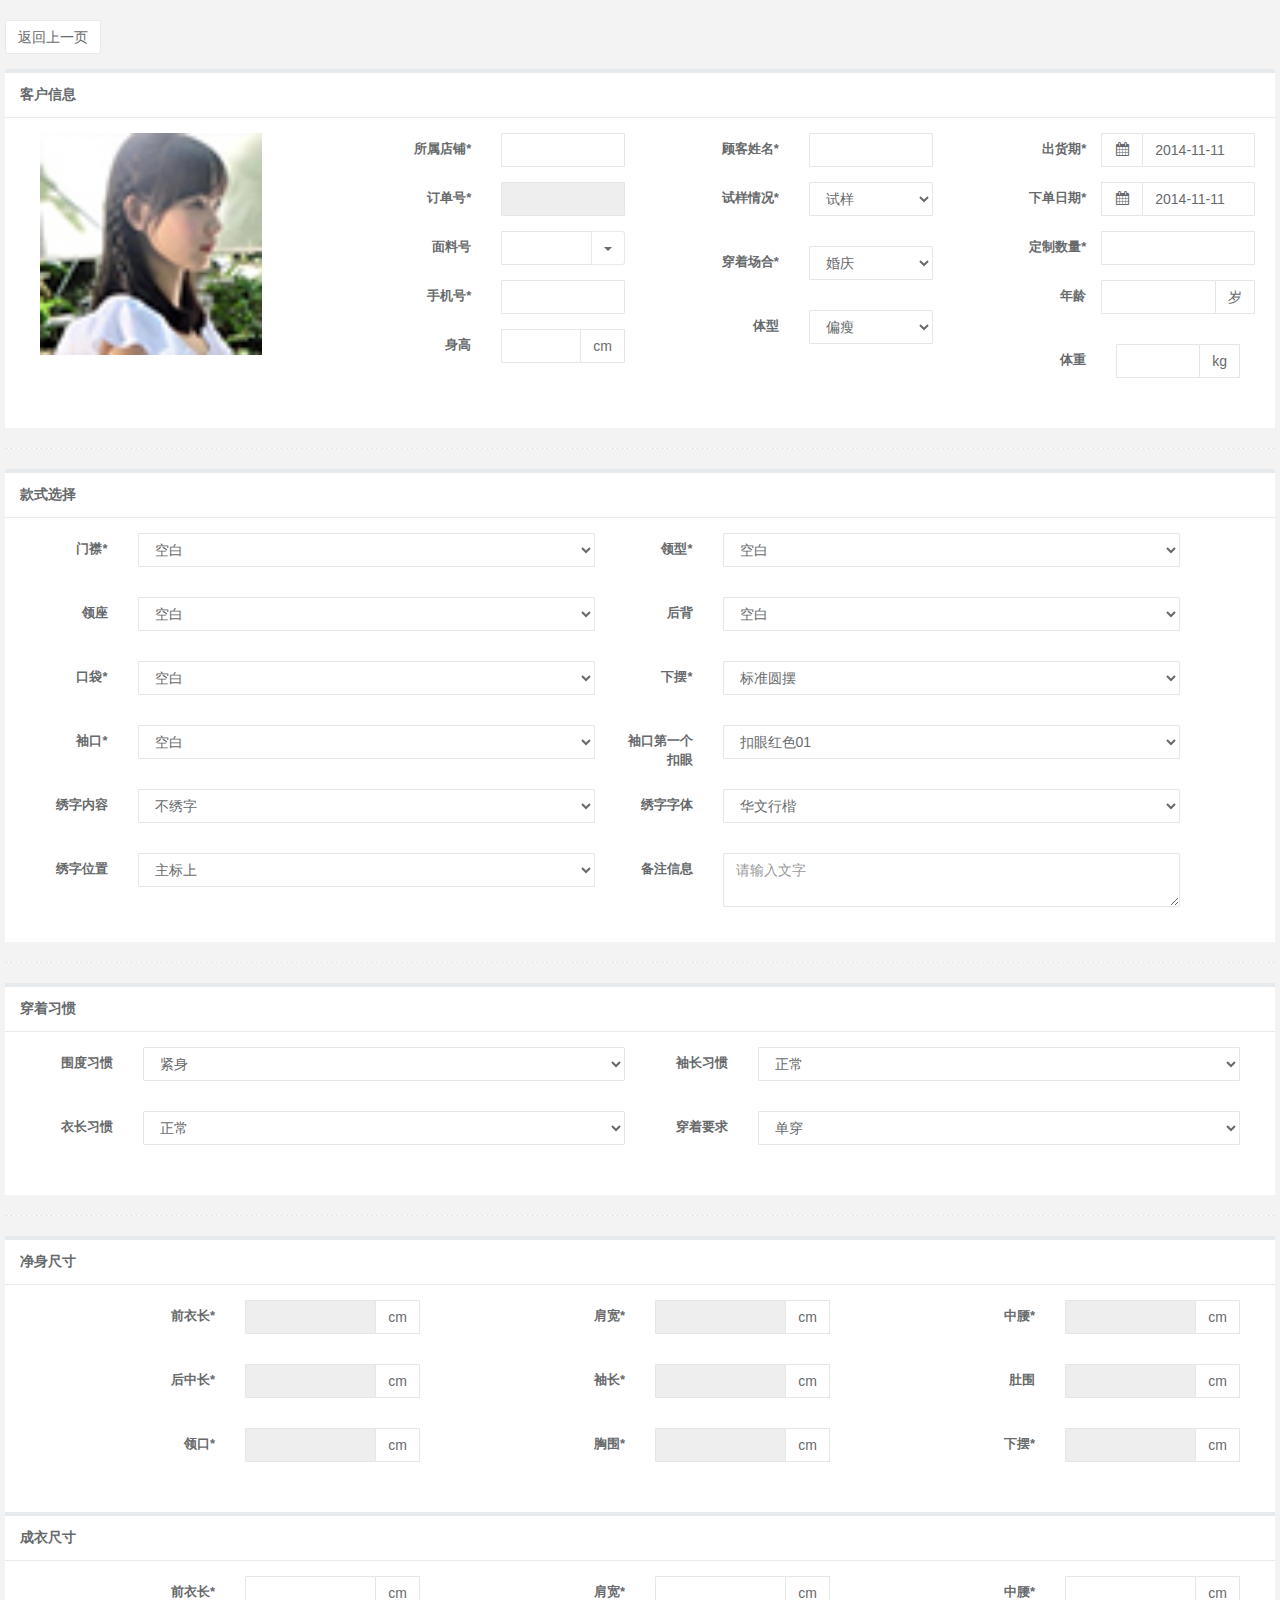
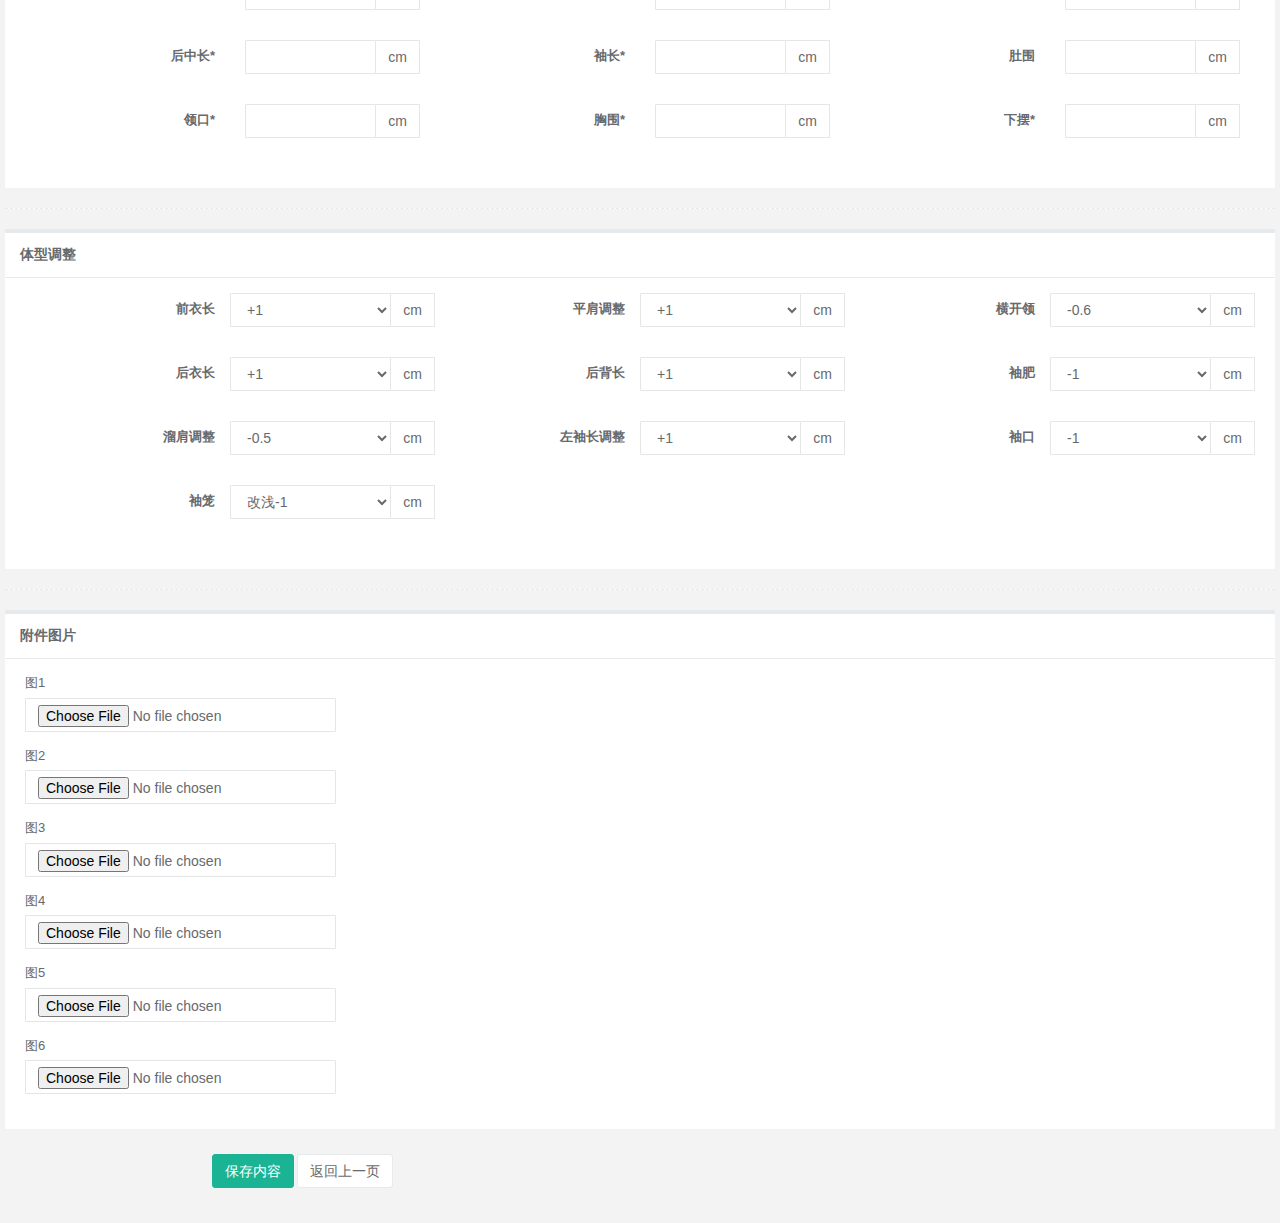
<file: single_order_chenyi2.html>
<!DOCTYPE html>
<html>

<head>

    <meta charset="utf-8">
    <meta name="viewport" content="width=device-width, initial-scale=1.0">
    

    <title>下单需求-女衬衫</title>
    
    <link rel="shortcut icon" href="favicon.ico"> <link href="css/bootstrap.min.css?v=3.3.5" rel="stylesheet">
    <link href="css/font-awesome.min.css?v=4.4.0" rel="stylesheet">

    <!-- Morris -->
    <link href="css/plugins/morris/morris-0.4.3.min.css" rel="stylesheet">

    <!-- Gritter -->
    <link href="js/plugins/gritter/jquery.gritter.css" rel="stylesheet">
	<link href="css/plugins/iCheck/custom.css" rel="stylesheet">
    <link href="css/animate.min.css" rel="stylesheet">
    <link href="css/style.min.css?v=4.0.0" rel="stylesheet">
	<link href="css/singorder/iconfont.css" rel="stylesheet">
	<link href="css/plugins/datapicker/datepicker3.css" rel="stylesheet">
</head>

<body class="gray-bg">
<form method="get" class="form-horizontal">
    <div class="wrapper wrapper-content">
	
        <div class="row">
						<!--start这块是在新建订单的时候才会显示-->
						<div class="form-group">
							<div class="col-sm-4">
								
								<button class="btn btn-white" onclick="javascript:history.back()" >返回上一页</button>
							</div>
						
						
						</div>
						<!--end这块是在新建订单的时候才会显示-->
						<div class="ibox-title">
							<h5>客户信息 </h5>
							
						</div>
						<div class="ibox-content">
							<div class="col-sm-3">
								<img src="img/profile_small.jpg" width="80%"/>
								
							</div>
							<div class="col-sm-3">
								<div class="form-group">
									<label class="col-sm-6 control-label">所属店铺*</label>

									<div class="col-sm-6">
										<input type="text" class="form-control">
									</div>
								</div>
								<div class="form-group">
									<label class="col-sm-6 control-label">订单号*</label>

									<div class="col-sm-6">
										<input type="text" disabled class="form-control">
									</div>
								</div>
								<div class="form-group ">
									<label class="col-sm-6 control-label">面料号</label>

									<div class="col-sm-6">
										<div class="input-group">
											<input type="text" class="form-control" id="test_data">
											<div class="input-group-btn">
												<button type="button" class="btn btn-white dropdown-toggle" data-toggle="dropdown">
													<span class="caret"></span>
												</button>
												<ul class="dropdown-menu dropdown-menu-right" role="menu">
												</ul>
											</div>
											<!-- /btn-group -->
										</div>
									</div>
								</div>
								<div class="form-group">
									<label class="col-sm-6 control-label">手机号*</label>

									<div class="col-sm-6">
										<input type="text" class="form-control">
									</div>
								</div>
								<div class="form-group">
									<label class="col-sm-6 control-label">身高</label>

									<div class="col-sm-6">
										<div class="input-group m-b">
										<input type="text" class="form-control" name="account" /><span class="input-group-addon">cm</span>
										</div>

									</div>
								</div>
							</div>
							<div class="col-sm-3">
								<div class="form-group">
									<label class="col-sm-6 control-label">顾客姓名*</label>

									<div class="col-sm-6">
										<input type="text" class="form-control">
									</div>
								</div>
								<div class="form-group">
									<label class="col-sm-6 control-label">试样情况*</label>

									<div class="col-sm-6">
										<select class="form-control m-b" name="account">
											<option>试样</option>
											<option>不试样</option>
											
										</select>
									</div>
								</div>
								<div class="form-group">
									<label class="col-sm-6 control-label">穿着场合*</label>

									<div class="col-sm-6">
										<select class="form-control m-b" name="account">
											<option>婚庆</option>
											<option>会议</option>
											<option>职场</option>
											<option>商旅</option>
											<option>日常</option>
											<option>其它</option>
										</select>
									</div>
								</div>
								<div class="form-group">
									<label class="col-sm-6 control-label">体型</label>

									<div class="col-sm-6">
										<select class="form-control m-b" name="account">
											<option>偏瘦</option>
											<option>标准</option>
											<option>微胖</option>
											<option>肥胖</option>
											<option>健身体</option>
											
										</select>
									</div>
								</div>
								
							</div>
							<div class="col-sm-3">
								<div class="form-group" id="data_1">
									<label class="col-sm-6 control-label">出货期*</label>

									<div class="col-sm-6 input-group date">
										<span class="input-group-addon"><i class="fa fa-calendar"></i></span>
										<input type="text" class="form-control" value="2014-11-11">
									</div>
								</div>
								<div class="form-group" id="data_1">
									<label class="col-sm-6 control-label">下单日期*</label>

									<div class="col-sm-6 input-group date">
										<span class="input-group-addon"><i class="fa fa-calendar"></i></span>
										<input type="text" class="form-control" value="2014-11-11">
									</div>
								</div>
								<div class="form-group" >
									<label class="col-sm-6 control-label">定制数量*</label>

									<div class="col-sm-6 input-group date">
										<input type="text" class="form-control">
									</div>
								</div>
								<div class="form-group" >
									<label class="col-sm-6 control-label">年龄</label>

									
									<div class="col-sm-6 input-group m-b">
										<input type="text" class="form-control" name="account" /><span class="input-group-addon">岁</span>
									
									</div>
								</div>
								<div class="form-group">
									<label class="col-sm-6 control-label">体重</label>

									<div class="col-sm-6">
										<div class="input-group m-b">
										<input type="text" class="form-control" name="account" /><span class="input-group-addon">kg</span>
										</div>

									</div>
								</div>
							</div>
							
							<div class="clearfix"></div>
						</div>
					
					
				<div class="hr-line-dashed"></div>
				<div class="ibox float-e-margins">
						<div class="ibox-title">
							<h5>款式选择</h5>
							
						</div>
						<div class="ibox-content">
							
								<div class="form-group col-sm-6">
									<label class="col-sm-2 control-label">门襟*</label>

									<div class="col-sm-10">
										<select class="form-control m-b" name="account">
											<option>空白</option>
											<option>明门襟</option>
											<option>暗门襟</option>
											<option>光门襟</option>
											<option>明门襟撞色</option>
											
										</select>

									</div>
								</div>	
								
								<div class="form-group col-sm-6">
									<label class="col-sm-2 control-label">领型*</label>

									<div class="col-sm-10">
										<select class="form-control m-b" name="account">
											<option>空白</option>
											<option>标准中八领</option>
											<option>大八领</option>
											<option>尖领</option>
											<option>小方领</option>
											<option>一字领</option>
											<option>尖领明扣</option>
											<option>尖领暗扣</option>
											<option>立领圆角</option>
											<option>立领直角</option>
											<option>礼服飞机领</option>
											<option>时尚圆角领</option>
											<option>时尚小方领明扣</option>
											<option>双层八字领明扣</option>
										</select>

									</div>
								</div>
								
								<div class="form-group col-sm-6">
									<label class="col-sm-2 control-label">领座</label>

									<div class="col-sm-10">
										<select class="form-control m-b" name="account">
											<option>空白</option>
											<option>高</option>
											<option>标准</option>
											<option>低</option>
										</select>

									</div>
								</div>
								<div class="form-group col-sm-6">
									<label class="col-sm-2 control-label">后背</label>

									<div class="col-sm-10">
										<select class="form-control m-b" name="account">
											<option>空白</option>
											<option>无褶不收省</option>
											<option>无褶收双省</option>
											<option>中褶不收省</option>
											<option>边褶不收省</option>
											
										</select>

									</div>
								</div>	
								
								<div class="form-group col-sm-6">
									<label class="col-sm-2 control-label">口袋*</label>

									<div class="col-sm-10">
										<select class="form-control m-b" name="account">
											<option>空白</option>
											<option>无口袋</option>
											<option>圆角口袋</option>
											<option>六角口袋</option>
											<option>直角口袋</option>
											<option>三角口袋</option>
											
										</select>

									</div>
								</div>
								
								<div class="form-group col-sm-6">
									<label class="col-sm-2 control-label">下摆*</label>

									<div class="col-sm-10">
										<select class="form-control m-b" name="account">
											<option>标准圆摆</option>
											<option>直角</option>
											<option>小圆摆</option>
											
										</select>

									</div>
								</div>
								
						
								<div class="form-group col-sm-6">
									<label class="col-sm-2 control-label">袖口*</label>

									<div class="col-sm-10">
										<select class="form-control m-b" name="account">
											<option>空白</option>
											<option>切角单排袖口</option>
											<option>圆角单排袖口</option>
											<option>切角双排袖口</option>
											<option>圆角双排袖口</option>
											<option>直角单排袖口</option>
											<option>直角双排袖口</option>
											<option>直角法式袖口</option>
											<option>圆角法式袖口</option>
											
										</select>

									</div>
								</div>	
								
								<div class="form-group col-sm-6">
									<label class="col-sm-2 control-label">袖口第一个扣眼</label>

									<div class="col-sm-10">
										<select class="form-control m-b" name="account">
											<option>扣眼红色01</option>
											<option>扣眼金色02</option>
											<option>扣眼宝蓝色03</option>
											<option>扣眼白色04</option>
											<option>扣眼黑色05</option>
											
										</select>

									</div>
								</div>
								
								<div class="form-group col-sm-6">
									<label class="col-sm-2 control-label">绣字内容</label>

									<div class="col-sm-10">
										<select class="form-control m-b" name="account">
											<option>不绣字</option>
											<option>绣字写备注中</option>
											
										</select>

									</div>
								</div>
								<div class="form-group col-sm-6">
									<label class="col-sm-2 control-label">绣字字体</label>

									<div class="col-sm-10">
										<select class="form-control m-b" name="account">
											<option>华文行楷</option>
											<option>方正舒体</option>
											<option>华文新魏</option>
											<option>KUNSTLERSCRIPT</option>
											<option>MISTRAL</option>
											<option>MONOTYPECORSIVA</option>
										</select>

									</div>
								</div>	
								
								<div class="form-group col-sm-6">
									<label class="col-sm-2 control-label">绣字位置</label>

									<div class="col-sm-10">
										<select class="form-control m-b" name="account">
											<option>主标上</option>
											<option>挂面上</option>
											<option>袖口外</option>
											
										</select>

									</div>
								</div>
								
								<div class="form-group col-sm-6">
									<label class="col-sm-2 control-label">备注信息</label>

									<div class="col-sm-10">
										<textarea class="form-control" placeholder="请输入文字"></textarea>
									</div>
								</div>
								
						
						
						<div class="clearfix"></div>
						</div>
					
					<div class="hr-line-dashed"></div>
						<div class="ibox-title">
							<h5>穿着习惯 </h5>
							
						</div>
						<div class="ibox-content">
							<div class="col-sm-6">
								<div class="form-group">
									<label class="col-sm-2 control-label">围度习惯</label>

									<div class="col-sm-10">
										<select class="form-control m-b" name="account">
											<option>紧身</option>
											<option>修身</option>
											<option>合体</option>
											<option>宽松</option>
											<option>肥大</option>
											
										</select>

									</div>
								</div>
								<div class="form-group">
									<label class="col-sm-2 control-label">衣长习惯</label>

									<div class="col-sm-10">
										<select class="form-control m-b" name="account">
											<option>正常</option>
											<option>偏短</option>
											<option>偏长</option>
										</select>

									</div>
								</div>
							</div>
							<div class="col-sm-6">
								<div class="form-group">
									<label class="col-sm-2 control-label">袖长习惯</label>

									<div class="col-sm-10">
										<select class="form-control m-b" name="account">
											<option>正常</option>
											<option>偏短</option>
											<option>偏长</option>
											
										</select>

									</div>
								</div>
								<div class="form-group">
									<label class="col-sm-2 control-label">穿着要求</label>

									<div class="col-sm-10">
										<select class="form-control m-b" name="account">
											<option>单穿</option>
											<option>加秋衣</option>
											<option>加保暖内衣</option>
											<option>加毛衣</option>
										</select>

									</div>
								</div>
							</div>
							<div class="clearfix"></div>
					</div>
					<div class="hr-line-dashed"></div>
					
					
						<div class="ibox-title">
							<h5>净身尺寸 </h5>
							
						</div>
						<div class="ibox-content">
							<div class="col-sm-4">
								<div class="form-group">
									<label class="col-sm-6 control-label">前衣长*</label>

									<div class="col-sm-6">
										<div class="input-group m-b">
										<input type="text" class="form-control" name="account" disabled /><span class="input-group-addon">cm</span>
										</div>
									</div>
								</div>
								<div class="form-group">
									<label class="col-sm-6 control-label">后中长*</label>

									<div class="col-sm-6">
										<div class="input-group m-b">
										<input type="text" class="form-control" name="account" disabled  /><span class="input-group-addon">cm</span>
										</div>
									</div>
								</div>
								<div class="form-group">
									<label class="col-sm-6 control-label">领口*</label>

									<div class="col-sm-6">
										<div class="input-group m-b">
										<input type="text" class="form-control" name="account" disabled  /><span class="input-group-addon">cm</span>
										</div>
									</div>
								</div>
							</div>
							<div class="col-sm-4">
								
								<div class="form-group">
									<label class="col-sm-6 control-label">肩宽*</label>

									<div class="col-sm-6">
										<div class="input-group m-b">
										<input type="text" class="form-control" name="account" disabled  /><span class="input-group-addon">cm</span>
										</div>

									</div>
								</div>
								<div class="form-group">
									<label class="col-sm-6 control-label">袖长*</label>

									<div class="col-sm-6">
										<div class="input-group m-b">
										<input type="text" class="form-control" name="account" disabled  /><span class="input-group-addon">cm</span>
										</div>

									</div>
								</div>
								<div class="form-group">
									<label class="col-sm-6 control-label">胸围*</label>

									<div class="col-sm-6">
										<div class="input-group m-b">
										<input type="text" class="form-control" name="account" disabled  /><span class="input-group-addon">cm</span>
										</div>

									</div>
								</div>
							</div>
							<div class="col-sm-4">
								
								<div class="form-group">
									<label class="col-sm-6 control-label">中腰*</label>

									<div class="col-sm-6">
										<div class="input-group m-b">
										<input type="text" class="form-control" name="account"  disabled /><span class="input-group-addon">cm</span>
										</div>

									</div>
								</div>
								<div class="form-group">
									<label class="col-sm-6 control-label">肚围</label>

									<div class="col-sm-6">
										<div class="input-group m-b">
										<input type="text" class="form-control" name="account" disabled  /><span class="input-group-addon">cm</span>
										</div>

									</div>
								</div>
								<div class="form-group">
									<label class="col-sm-6 control-label">下摆*</label>

									<div class="col-sm-6">
										
										<div class="input-group m-b">
										<input type="text" class="form-control" name="account" disabled  /><span class="input-group-addon">cm</span>
										</div>
									</div>
								</div>
							</div>
							<div class="clearfix"></div>
					</div>
					<div class="ibox-title">
							<h5>成衣尺寸 </h5>
							
						</div>
						<div class="ibox-content">
							<div class="col-sm-4">
								<div class="form-group">
									<label class="col-sm-6 control-label">前衣长*</label>

									<div class="col-sm-6">
										<div class="input-group m-b">
										<input type="text" class="form-control" name="account" /><span class="input-group-addon">cm</span>
										</div>
									</div>
								</div>
								<div class="form-group">
									<label class="col-sm-6 control-label">后中长*</label>

									<div class="col-sm-6">
										<div class="input-group m-b">
										<input type="text" class="form-control" name="account" /><span class="input-group-addon">cm</span>
										</div>
									</div>
								</div>
								<div class="form-group">
									<label class="col-sm-6 control-label">领口*</label>

									<div class="col-sm-6">
										<div class="input-group m-b">
										<input type="text" class="form-control" name="account" /><span class="input-group-addon">cm</span>
										</div>
									</div>
								</div>
							</div>
							<div class="col-sm-4">
								
								<div class="form-group">
									<label class="col-sm-6 control-label">肩宽*</label>

									<div class="col-sm-6">
										<div class="input-group m-b">
										<input type="text" class="form-control" name="account" /><span class="input-group-addon">cm</span>
										</div>

									</div>
								</div>
								<div class="form-group">
									<label class="col-sm-6 control-label">袖长*</label>

									<div class="col-sm-6">
										<div class="input-group m-b">
										<input type="text" class="form-control" name="account" /><span class="input-group-addon">cm</span>
										</div>

									</div>
								</div>
								<div class="form-group">
									<label class="col-sm-6 control-label">胸围*</label>

									<div class="col-sm-6">
										<div class="input-group m-b">
										<input type="text" class="form-control" name="account" /><span class="input-group-addon">cm</span>
										</div>

									</div>
								</div>
							</div>
							<div class="col-sm-4">
								
								<div class="form-group">
									<label class="col-sm-6 control-label">中腰*</label>

									<div class="col-sm-6">
										<div class="input-group m-b">
										<input type="text" class="form-control" name="account" /><span class="input-group-addon">cm</span>
										</div>

									</div>
								</div>
								<div class="form-group">
									<label class="col-sm-6 control-label">肚围</label>

									<div class="col-sm-6">
										<div class="input-group m-b">
										<input type="text" class="form-control" name="account" /><span class="input-group-addon">cm</span>
										</div>

									</div>
								</div>
								<div class="form-group">
									<label class="col-sm-6 control-label">下摆*</label>

									<div class="col-sm-6">
										
										<div class="input-group m-b">
										<input type="text" class="form-control" name="account" /><span class="input-group-addon">cm</span>
										</div>
									</div>
								</div>
							</div>
							<div class="clearfix"></div>
					</div>
					<div class="hr-line-dashed"></div>
						
						<div class="ibox-title">
							<h5>体型调整 </h5>
							
						</div>
						<div class="ibox-content">
						<div class="col-sm-4">
							
								
								<div class="form-group">
									<label class="col-sm-6 control-label">前衣长</label>

									<div class="input-group m-b">
										<select class="form-control" name="account">
											<option>+1</option>
											<option>+2</option>
											<option>+3</option>
											<option>-1</option>
											<option>-2</option>
											<option>-3</option>
										</select> <span class="input-group-addon">cm</span>
									</div>
								</div>
								<div class="form-group">
									<label class="col-sm-6 control-label">后衣长</label>

									<div class="input-group m-b">
										<select class="form-control" name="account">
											<option>+1</option>
											<option>+2</option>
											<option>+3</option>
											<option>-1</option>
											<option>-2</option>
											<option>-3</option>
										</select> <span class="input-group-addon">cm</span>
									</div>
								</div>
								<div class="form-group">
									<label class="col-sm-6 control-label">溜肩调整</label>

									<div class="input-group m-b">
										<select class="form-control" name="account">
											<option>-0.5</option>
											<option>-1</option>
											<option>左溜肩-0.5</option>
											<option>左溜肩-1</option>
											<option>右溜肩-0.5</option>
											<option>右溜肩-1</option>
										</select> <span class="input-group-addon">cm</span>
									</div>
								</div>
								
								<div class="form-group">
									<label class="col-sm-6 control-label">袖笼</label>

									<div class="input-group m-b">
										<select class="form-control" name="account">
											<option>改浅-1</option>
											<option>改浅-1.5</option>
											<option>改浅-2</option>
											<option>改深+1</option>
											<option>改深+1.5</option>
											<option>改深+2</option>
										</select> <span class="input-group-addon">cm</span>
									</div>
								</div>
								
								
						</div>
						<div class="col-sm-4">
							
								<div class="form-group">
									<label class="col-sm-6 control-label">平肩调整</label>

									<div class="input-group m-b">
										<select class="form-control" name="account">
											<option>+1</option>
											<option>+1.5</option>
											<option>+2</option>
											<option>+2.5</option>
											
										</select> <span class="input-group-addon">cm</span>
									</div>
								</div>
								<div class="form-group">
									<label class="col-sm-6 control-label">后背长</label>

									<div class="input-group m-b">
										<select class="form-control" name="account">
											<option>+1</option>
											<option>+1.5</option>
											<option>+2</option>
											<option>-1</option>
											<option>-1.5</option>
											<option>-2</option>
										</select> <span class="input-group-addon">cm</span>
									</div>
								</div>
								<div class="form-group">
									<label class="col-sm-6 control-label">左袖长调整</label>

									<div class="input-group m-b">
										<select class="form-control" name="account">
											<option>+1</option>
											<option>+2</option>
											<option>+3</option>
											<option>-1</option>
											<option>-2</option>
											<option>-3</option>
										</select> <span class="input-group-addon">cm</span>
									</div>
								</div>
								
						</div>
						<div class="col-sm-4">
							
								<div class="form-group">
									<label class="col-sm-6 control-label">横开领</label>

									<div class="input-group m-b">
										<select class="form-control" name="account">
											<option>-0.6</option>
											<option>-1</option>
											<option>-1.4</option>
											<option>+0.6</option>
											<option>+1</option>
											<option>+1.4</option>
											
										</select> <span class="input-group-addon">cm</span>
									</div>
								</div>
								<div class="form-group">
									<label class="col-sm-6 control-label">袖肥</label>

									<div class="input-group m-b">
										<select class="form-control" name="account">
											<option>-1</option>
											<option>-1.5</option>
											<option>-2</option>
											<option>-2.5</option>
											<option>+1</option>
											<option>+1.5</option>
											<option>+2</option>
											<option>+2.5</option>
										</select> <span class="input-group-addon">cm</span>
									</div>
								</div>
								<div class="form-group">
									<label class="col-sm-6 control-label">袖口</label>

									<div class="input-group m-b">
										<select class="form-control" name="account">
											<option>-1</option>
											<option>-1.5</option>
											<option>-2</option>
											<option>+1</option>
											<option>+1.5</option>
											<option>+2</option>
										</select> <span class="input-group-addon">cm</span>
									</div>
								</div>
								
						</div>
						<div class="clearfix"></div>
						</div>
				<div class="hr-line-dashed"></div>
						
						<div class="ibox-title">
							<h5>附件图片 </h5>
							
						</div>
						<div class="ibox-content">
						<div class="col-sm-12">
							<div class="input-group">
								<div id="file-pretty">
									<div class="form-group">
										<label class="font-noraml">图1</label>
										<input type="file" class="form-control">
									</div>
									<div class="form-group">
										<label class="font-noraml">图2</label>
										<input type="file" class="form-control">
									</div>
									<div class="form-group">
										<label class="font-noraml">图3</label>
										<input type="file" class="form-control">
									</div>
									<div class="form-group">
										<label class="font-noraml">图4</label>
										<input type="file" class="form-control">
									</div>
									<div class="form-group">
										<label class="font-noraml">图5</label>
										<input type="file" class="form-control">
									</div>
									<div class="form-group">
										<label class="font-noraml">图6</label>
										<input type="file" class="form-control">
									</div>
								</div>
							</div>	
						</div>
						
						<div class="clearfix"></div>
						</div>
						</div>
        <div class="row">
		<div class="form-group">
			<div class="col-sm-4 col-sm-offset-2">
				<button class="btn btn-primary closebtn" type="submit">保存内容</button>
				<!--start这块是在新建订单的时候才会显示-->
				<button class="btn btn-white" onclick="javascript:history.back()" >返回上一页</button>
				<!--end这块是在新建订单的时候才会显示-->
			</div>
		</div>
		
		</div>
		</form>
    </div>

    <script src="js/jquery.min.js?v=2.1.4"></script>
    <script src="js/bootstrap.min.js?v=3.3.5"></script>
	<script src="js/plugins/iCheck/icheck.min.js"></script>
	<script src="js/plugins/suggest/bootstrap-suggest.min.js"></script>
	<script src="js/plugins/datapicker/bootstrap-datepicker.js"></script>
	<script src="js/plugins/prettyfile/bootstrap-prettyfile.js"></script>
    <script>
		var index = parent.layer.getFrameIndex(window.name);
        $(document).ready(function(){
		$("#data_1 .input-group.date").datepicker({
			todayBtn: "linked",
			keyboardNavigation: !1,
			forceParse: !1,
			calendarWeeks: !0,
			autoclose: !0
		})
		$(".i-checks").iCheck({checkboxClass:"icheckbox_square-green",radioClass:"iradio_square-green",})
		 var testdataBsSuggest = $("#test_data").bsSuggest({
			indexId: 2,
			indexKey: 1,
			data: {
				"value": [{
					"id": "0",
					"word": "LTC 23146-700",
					"description": "ENGLAND（英国）"
				}, {
					"id": "1",
					"word": "LTC 23141-700",
					"description": "ENGLAND（英国）"
				}, {
					"id": "2",
					"word": "LTC 23367-700",
					"description": "ENGLAND（英国）"
				}, {
					"id": "3",
					"word": "LTC 23370-400",
					"description": "ENGLAND（英国）"
				}],
				"defaults": "http://lzw.me"
			}
		 });
		 $('#file-pretty input[type="file"]').prettyFile()
		});
		$('.closebtn').click(function(){
			//console.log(parent.frames['layui-layer-iframe'+index].);
			parent.location.reload();
			parent.layer.close(index);
			
		})
		
    </script>
   
</body>

</html>
</file>
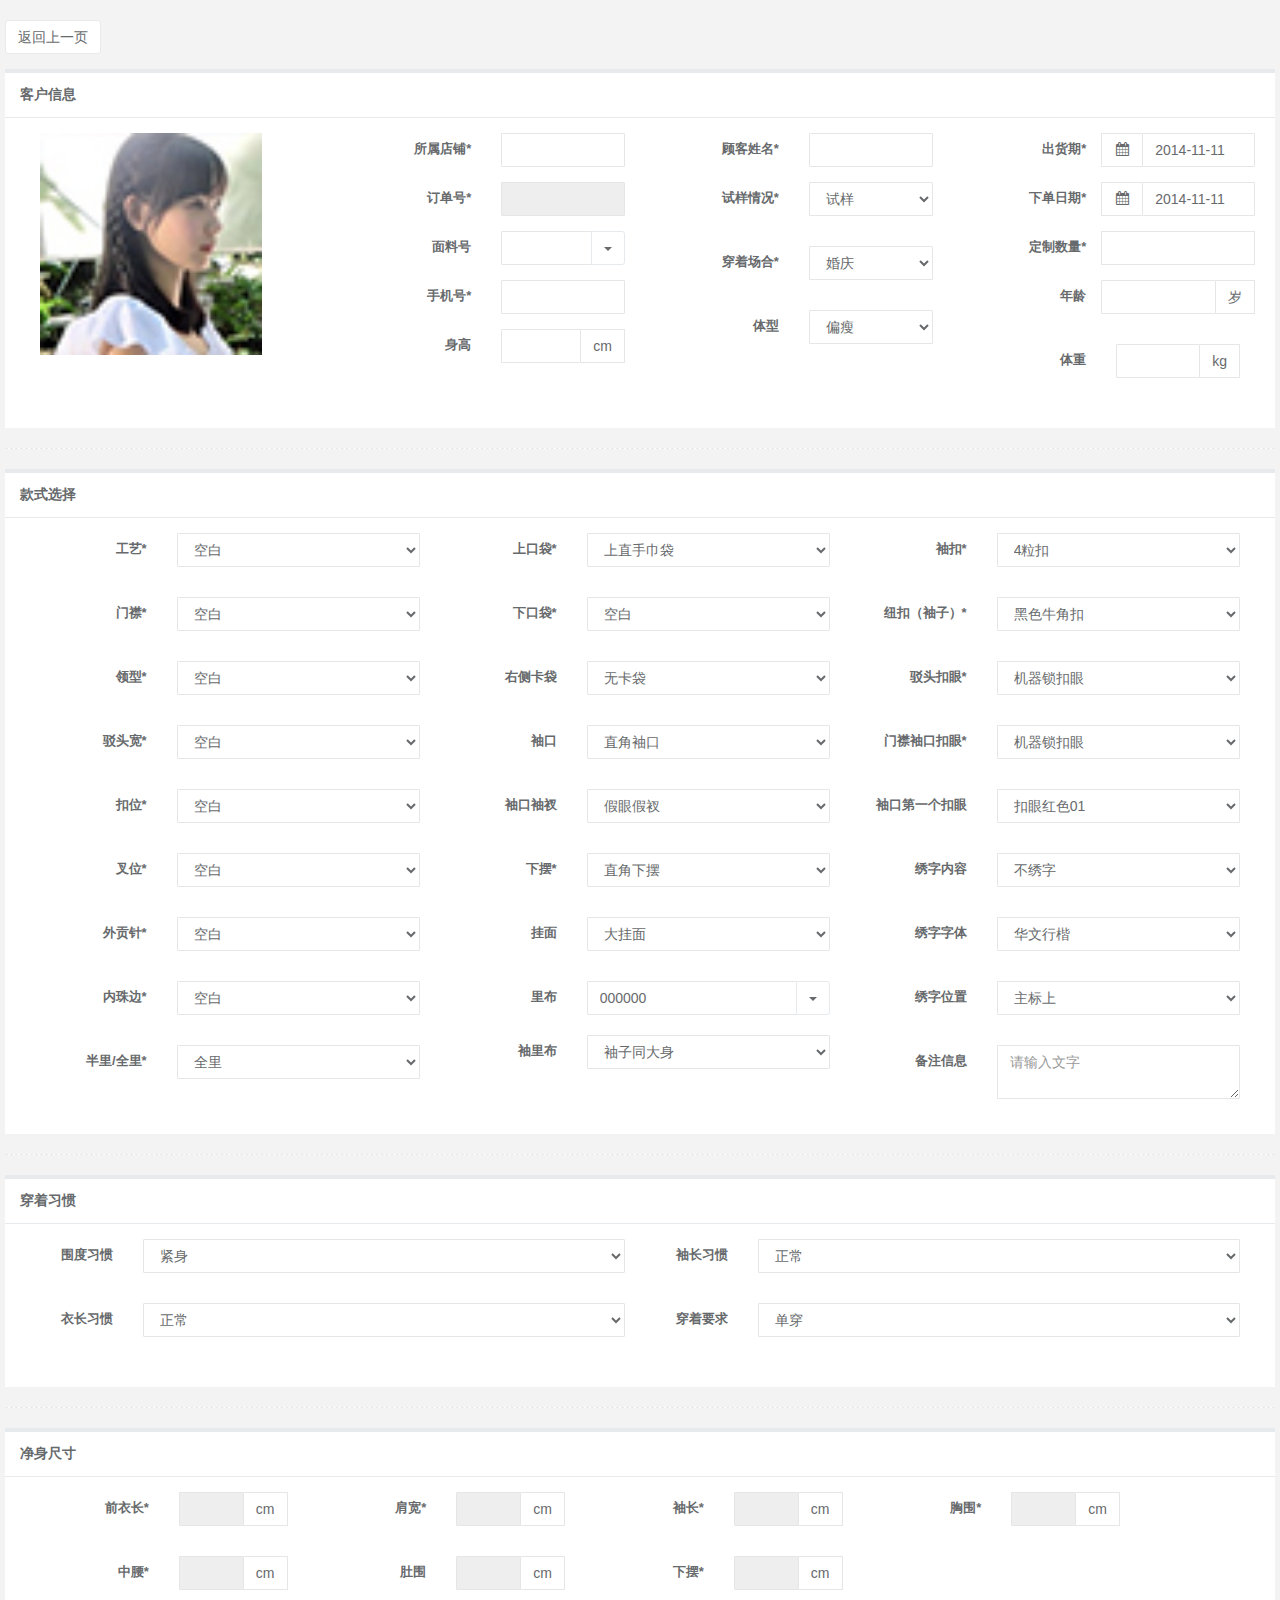
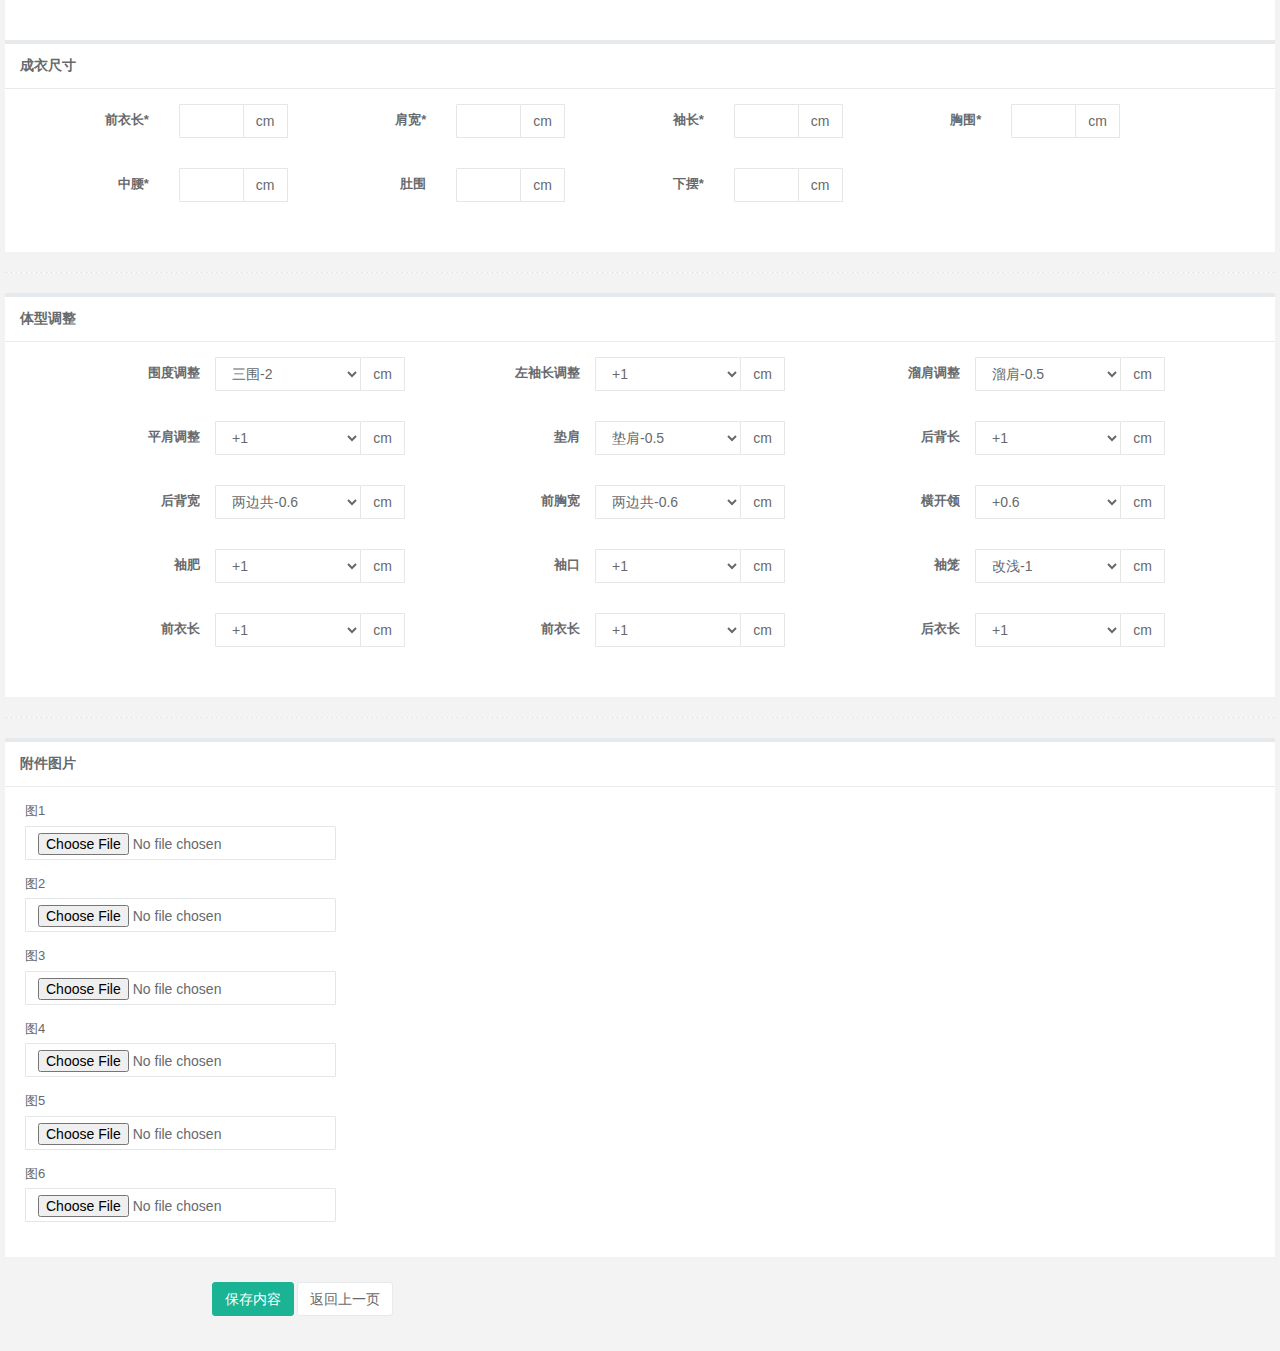
<file: single_order_dayi.html>
<!DOCTYPE html>
<html>

<head>

    <meta charset="utf-8">
    <meta name="viewport" content="width=device-width, initial-scale=1.0">
    

    <title>下单需求-男大衣</title>
    
    <link rel="shortcut icon" href="favicon.ico"> <link href="css/bootstrap.min.css?v=3.3.5" rel="stylesheet">
    <link href="css/font-awesome.min.css?v=4.4.0" rel="stylesheet">

    <!-- Morris -->
    <link href="css/plugins/morris/morris-0.4.3.min.css" rel="stylesheet">

    <!-- Gritter -->
    <link href="js/plugins/gritter/jquery.gritter.css" rel="stylesheet">
	<link href="css/plugins/iCheck/custom.css" rel="stylesheet">
    <link href="css/animate.min.css" rel="stylesheet">
    <link href="css/style.min.css?v=4.0.0" rel="stylesheet">
	<link href="css/singorder/iconfont.css" rel="stylesheet">
	<link href="css/plugins/datapicker/datepicker3.css" rel="stylesheet">
</head>

<body class="gray-bg">
<form method="get" class="form-horizontal">
    <div class="wrapper wrapper-content">
	
        <div class="row">
						<!--start这块是在新建订单的时候才会显示-->
						<div class="form-group">
							<div class="col-sm-4">
								
								<button class="btn btn-white" onclick="javascript:history.back()" >返回上一页</button>
							</div>
						
						
						</div>
						<!--end这块是在新建订单的时候才会显示-->
						<div class="ibox-title">
							<h5>客户信息 </h5>
							
						</div>
						<div class="ibox-content">
							<div class="col-sm-3">
								<img src="img/profile_small.jpg" width="80%"/>
								
							</div>
							<div class="col-sm-3">
								<div class="form-group">
									<label class="col-sm-6 control-label">所属店铺*</label>

									<div class="col-sm-6">
										<input type="text" class="form-control">
									</div>
								</div>
								<div class="form-group">
									<label class="col-sm-6 control-label">订单号*</label>

									<div class="col-sm-6">
										<input type="text" disabled class="form-control">
									</div>
								</div>
								<div class="form-group ">
									<label class="col-sm-6 control-label">面料号</label>

									<div class="col-sm-6">
										<div class="input-group">
											<input type="text" class="form-control" id="test_data">
											<div class="input-group-btn">
												<button type="button" class="btn btn-white dropdown-toggle" data-toggle="dropdown">
													<span class="caret"></span>
												</button>
												<ul class="dropdown-menu dropdown-menu-right" role="menu">
												</ul>
											</div>
											<!-- /btn-group -->
										</div>
									</div>
								</div>
								<div class="form-group">
									<label class="col-sm-6 control-label">手机号*</label>

									<div class="col-sm-6">
										<input type="text" class="form-control">
									</div>
								</div>
								<div class="form-group">
									<label class="col-sm-6 control-label">身高</label>

									<div class="col-sm-6">
										<div class="input-group m-b">
										<input type="text" class="form-control" name="account" /><span class="input-group-addon">cm</span>
										</div>

									</div>
								</div>
							</div>
							<div class="col-sm-3">
								<div class="form-group">
									<label class="col-sm-6 control-label">顾客姓名*</label>

									<div class="col-sm-6">
										<input type="text" class="form-control">
									</div>
								</div>
								<div class="form-group">
									<label class="col-sm-6 control-label">试样情况*</label>

									<div class="col-sm-6">
										<select class="form-control m-b" name="account">
											<option>试样</option>
											<option>不试样</option>
											
										</select>
									</div>
								</div>
								<div class="form-group">
									<label class="col-sm-6 control-label">穿着场合*</label>

									<div class="col-sm-6">
										<select class="form-control m-b" name="account">
											<option>婚庆</option>
											<option>会议</option>
											<option>职场</option>
											<option>商旅</option>
											<option>日常</option>
											<option>其它</option>
										</select>
									</div>
								</div>
								<div class="form-group">
									<label class="col-sm-6 control-label">体型</label>

									<div class="col-sm-6">
										<select class="form-control m-b" name="account">
											<option>偏瘦</option>
											<option>标准</option>
											<option>微胖</option>
											<option>肥胖</option>
											<option>健身体</option>
											
										</select>
									</div>
								</div>
								
							</div>
							<div class="col-sm-3">
								<div class="form-group" id="data_1">
									<label class="col-sm-6 control-label">出货期*</label>

									<div class="col-sm-6 input-group date">
										<span class="input-group-addon"><i class="fa fa-calendar"></i></span>
										<input type="text" class="form-control" value="2014-11-11">
									</div>
								</div>
								<div class="form-group" id="data_1">
									<label class="col-sm-6 control-label">下单日期*</label>

									<div class="col-sm-6 input-group date">
										<span class="input-group-addon"><i class="fa fa-calendar"></i></span>
										<input type="text" class="form-control" value="2014-11-11">
									</div>
								</div>
								<div class="form-group" >
									<label class="col-sm-6 control-label">定制数量*</label>

									<div class="col-sm-6 input-group date">
										<input type="text" class="form-control">
									</div>
								</div>
								<div class="form-group" >
									<label class="col-sm-6 control-label">年龄</label>

									
									<div class="col-sm-6 input-group m-b">
										<input type="text" class="form-control" name="account" /><span class="input-group-addon">岁</span>
									
									</div>
								</div>
								<div class="form-group">
									<label class="col-sm-6 control-label">体重</label>

									<div class="col-sm-6">
										<div class="input-group m-b">
										<input type="text" class="form-control" name="account" /><span class="input-group-addon">kg</span>
										</div>

									</div>
								</div>
							</div>
							
							<div class="clearfix"></div>
						</div>
					
					
				<div class="hr-line-dashed"></div>
				<div class="ibox float-e-margins">
						<div class="ibox-title">
							<h5>款式选择</h5>
							
						</div>
						<div class="ibox-content">
							<div class="col-sm-4">
								<div class="form-group">
									<label class="col-sm-4 control-label">工艺*</label>

									<div class="col-sm-8">
										<select class="form-control m-b" name="account">
											<option>空白</option>
											<option>粘合衬</option>
											<option>半麻衬</option>
											<option>全麻衬</option>
											
										</select>

									</div>
								</div>	
								<div class="form-group">
									<label class="col-sm-4 control-label">门襟*</label>

									<div class="col-sm-8">
										<select class="form-control m-b" name="account">
											<option>空白</option>
											<option>单排明门襟</option>
											<option>双排扣</option>
											<option>单排暗门襟</option>
											<option>单排明门对襟</option>
											<option>单排暗门对襟</option>
										</select>

									</div>
								</div>	
								<div class="form-group">
									<label class="col-sm-4 control-label">领型*</label>

									<div class="col-sm-8">
										<select class="form-control m-b" name="account">
											<option>空白</option>
											<option>平驳领</option>
											<option>戗驳领</option>
											<option>直角立领</option>
											<option>圆角立领</option>
											<option>青果领</option>
											<option>中山领</option>
											
										</select>

									</div>
								</div>
								
								<div class="form-group">
									<label class="col-sm-4 control-label">驳头宽*</label>

									<div class="col-sm-8">
										<select class="form-control m-b" name="account">
											<option>空白</option>
											<option>驳头宽5.5cm</option>
											<option>驳头宽6cm</option>
											<option>驳头宽6.5cm</option>
											<option>驳头宽7cm</option>
											<option>驳头宽7.5cm</option>
											<option>驳头宽8cm</option>
											<option>驳头宽8.5cm</option>
											<option>驳头宽9cm</option>
											<option>青果领-窄</option>
											<option>青果领-宽</option>
										</select>

									</div>
								</div>
								<div class="form-group">
									<label class="col-sm-4 control-label">扣位*</label>

									<div class="col-sm-8">
										<select class="form-control m-b" name="account">
											<option>空白</option>
											<option>单排1扣</option>
											<option>单排2扣</option>
											<option>单排3扣</option>
											<option>单排4扣</option>
											<option>单排5扣</option>
											<option>单排6扣</option>
											<option>双排2扣1</option>
											<option>双排4扣2</option>
											<option>双排6扣4</option>
										</select>

									</div>
								</div>	
								
								<div class="form-group">
									<label class="col-sm-4 control-label">叉位*</label>

									<div class="col-sm-8">
										<select class="form-control m-b" name="account">
											<option>空白</option>
											<option>不开叉</option>
											<option>单开叉</option>
											<option>双开叉</option>
										
										</select>

									</div>
								</div>
								
								<div class="form-group">
									<label class="col-sm-4 control-label">外贡针*</label>

									<div class="col-sm-8">
										<select class="form-control m-b" name="account">
											<option>空白</option>
											<option>顺色贡针</option>
											<option>不贡针</option>
											<option>顺色压明线</option>
											
										</select>

									</div>
								</div>
								<div class="form-group">
									<label class="col-sm-4 control-label">内珠边*</label>

									<div class="col-sm-8">
										<select class="form-control m-b" name="account">
											<option>空白</option>
											<option>本色</option>
											<option>对比色</option>
											<option>不珠边</option>
											<option>珠边加异色嵌条</option>
											<option>不珠边加异色嵌条</option>
										</select>

									</div>
								</div>
								<div class="form-group">
									<label class="col-sm-4 control-label">半里/全里*</label>

									<div class="col-sm-8">
										<select class="form-control m-b" name="account">
											<option>全里</option>
											<option>半里</option>
										</select>

									</div>
								</div>
						</div>		
						<div class="col-sm-4">
								<div class="form-group">
									<label class="col-sm-4 control-label">上口袋*</label>

									<div class="col-sm-8">
										<select class="form-control m-b" name="account">
											<option>上直手巾袋</option>
											<option>上斜手巾袋</option>
											<option>上弧形手巾袋</option>
											<option>上明贴袋</option>
											<option>上无口袋</option>
											
										</select>

									</div>
								</div>	
								
								<div class="form-group">
									<label class="col-sm-4 control-label">下口袋*</label>

									<div class="col-sm-8">
										<select class="form-control m-b" name="account">
											<option>空白</option>
											<option>平正装袋有袋盖</option>
											<option>平双开线袋</option>
											<option>平一字袋1cm</option>
											<option>平一字袋1.5cm</option>
											<option>斜正装袋有袋盖</option>
											<option>斜双开线袋</option>
											<option>斜一字袋1cm</option>
											<option>斜一字袋1.5cm</option>
											<option>下明贴袋</option>
											<option>平正装袋</option>
										</select>

									</div>
								</div>
								
								<div class="form-group">
									<label class="col-sm-4 control-label">右侧卡袋</label>

									<div class="col-sm-8">
										<select class="form-control m-b" name="account">
											<option>无卡袋</option>
											<option>平正装卡袋有袋盖</option>
											<option>双开线卡袋</option>
											<option>一字卡袋</option>
											
										</select>

									</div>
								</div>
								<div class="form-group">
									<label class="col-sm-4 control-label">袖口</label>

									<div class="col-sm-8">
										<select class="form-control m-b" name="account">
											<option>直角袖口</option>
											<option>圆角袖口</option>
											
										</select>

									</div>
								</div>
								<div class="form-group">
									<label class="col-sm-4 control-label">袖口袖衩</label>

									<div class="col-sm-8">
										<select class="form-control m-b" name="account">
											<option>假眼假衩</option>
											<option>真眼真衩</option>
											
										</select>

									</div>
								</div>
								<div class="form-group">
									<label class="col-sm-4 control-label">下摆*</label>

									<div class="col-sm-8">
										<select class="form-control m-b" name="account">
											<option>直角下摆</option>
											<option>圆角下摆</option>
											<option>切角下摆</option>
											
										</select>

									</div>
								</div>
								<div class="form-group">
									<label class="col-sm-4 control-label">挂面</label>

									<div class="col-sm-8">
										<select class="form-control m-b" name="account">
											<option>大挂面</option>
											<option>直挂面</option>
										</select>

									</div>
								</div>
								<div class="form-group">
									<label class="col-sm-4 control-label">里布</label>

									<div class="col-sm-8">
										<div class="input-group">
											<input type="text" class="form-control" id="color" value='000000'>
											<div class="input-group-btn">
												<button type="button" class="btn btn-white dropdown-toggle" data-toggle="dropdown">
													<span class="caret"></span>
												</button>
												<ul class="dropdown-menu dropdown-menu-right" role="menu">
												</ul>
											</div>
											<!-- /btn-group -->
										</div>

									</div>
								</div>
								<div class="form-group">
									<label class="col-sm-4 control-label">袖里布</label>

									<div class="col-sm-8">
										<select class="form-control m-b" name="account">
											<option>袖子同大身</option>
											<option>袖子异色</option>
										</select>

									</div>
								</div>
								
							</div>
							<div class="col-sm-4">
								<div class="form-group">
									<label class="col-sm-4 control-label">袖扣*</label>

									<div class="col-sm-8">
										<select class="form-control m-b" name="account">
											<option>4粒扣</option>
											<option>3粒扣</option>
											<option>5粒扣</option>
										</select>

									</div>
								</div>	
								<div class="form-group">
									<label class="col-sm-4 control-label">纽扣（袖子）*</label>

									<div class="col-sm-8">
										<select class="form-control m-b" name="account">
											<option>黑色牛角扣</option>
											<option>棕色牛角扣</option>
											<option>乳白色贝壳扣</option>
											<option>树脂扣</option>
											<option>米兰滴胶扣01</option>
											<option>米兰滴胶扣02</option>
											<option>米兰滴胶扣03（100元）</option>
											<option>米兰滴胶扣04（100元）</option>
											<option>米兰滴胶扣05（100元）</option>
											<option>米兰滴胶扣06（100元）</option>
											<option>米兰滴胶扣07（100元）</option>
										</select>

									</div>
								</div>	
								<div class="form-group">
									<label class="col-sm-4 control-label">驳头扣眼*</label>

									<div class="col-sm-8">
										<select class="form-control m-b" name="account">
											<option>机器锁扣眼</option>
											<option>手工锁扣眼（100元）</option>
											<option>手工米兰扣（150元）</option>
											
										</select>

									</div>
								</div>	
								<div class="form-group">
									<label class="col-sm-4 control-label">门襟袖口扣眼*</label>

									<div class="col-sm-8">
										<select class="form-control m-b" name="account">
											<option>机器锁扣眼</option>
											<option>手工锁扣眼（100元）</option>
											
										</select>

									</div>
								</div>	
								<div class="form-group">
									<label class="col-sm-4 control-label">袖口第一个扣眼</label>

									<div class="col-sm-8">
										<select class="form-control m-b" name="account">
											<option>扣眼红色01</option>
											<option>扣眼金色02</option>
											<option>扣眼宝蓝色03</option>
											<option>扣眼白色04</option>
											<option>扣眼黑色05</option>
										</select>

									</div>
								</div>	
								<div class="form-group">
									<label class="col-sm-4 control-label">绣字内容</label>

									<div class="col-sm-8">
										<select class="form-control m-b" name="account">
											<option>不绣字</option>
											<option>绣字写备注中</option>
											
										</select>

									</div>
								</div>	
								<div class="form-group">
									<label class="col-sm-4 control-label">绣字字体</label>

									<div class="col-sm-8">
										<select class="form-control m-b" name="account">
											<option>华文行楷</option>
											<option>方正舒体</option>
											<option>华文新魏</option>
											<option>KUNSTLERSCRIPT</option>
											<option>MISTRAL</option>
											<option>MONOTYPECORSIVA</option>
										</select>

									</div>
								</div>	
								
								<div class="form-group">
									<label class="col-sm-4 control-label">绣字位置</label>

									<div class="col-sm-8">
										<select class="form-control m-b" name="account">
											<option>主标上</option>
											<option>挂面上</option>
											<option>袖口外</option>
											
										</select>

									</div>
								</div>
								
								<div class="form-group">
									<label class="col-sm-4 control-label">备注信息</label>

									<div class="col-sm-8">
										<textarea class="form-control" placeholder="请输入文字"></textarea>
									</div>
								</div>
								
						</div>	
								
						
						<div class="clearfix"></div>
						</div>
					
					<div class="hr-line-dashed"></div>
						<div class="ibox-title">
							<h5>穿着习惯 </h5>
							
						</div>
						<div class="ibox-content">
							<div class="col-sm-6">
								<div class="form-group">
									<label class="col-sm-2 control-label">围度习惯</label>

									<div class="col-sm-10">
										<select class="form-control m-b" name="account">
											<option>紧身</option>
											<option>修身</option>
											<option>合体</option>
											<option>宽松</option>
											<option>肥大</option>
											
										</select>

									</div>
								</div>
								<div class="form-group">
									<label class="col-sm-2 control-label">衣长习惯</label>

									<div class="col-sm-10">
										<select class="form-control m-b" name="account">
											<option>正常</option>
											<option>偏短</option>
											<option>偏长</option>
										</select>

									</div>
								</div>
							</div>
							<div class="col-sm-6">
								<div class="form-group">
									<label class="col-sm-2 control-label">袖长习惯</label>

									<div class="col-sm-10">
										<select class="form-control m-b" name="account">
											<option>正常</option>
											<option>偏短</option>
											<option>偏长</option>
											
										</select>

									</div>
								</div>
								<div class="form-group">
									<label class="col-sm-2 control-label">穿着要求</label>

									<div class="col-sm-10">
										<select class="form-control m-b" name="account">
											<option>单穿</option>
											<option>加秋衣</option>
											<option>加保暖内衣</option>
											<option>加毛衣</option>
										</select>

									</div>
								</div>
							</div>
							<div class="clearfix"></div>
					</div>
					<div class="hr-line-dashed"></div>
					
					
						<div class="ibox-title">
							<h5>净身尺寸 </h5>
							
						</div>
						<div class="ibox-content">
							<div class="form-group col-sm-3">
								<label class="col-sm-6 control-label">前衣长*</label>

								<div class="col-sm-6">
									<div class="input-group m-b">
									<input type="text" class="form-control" name="account"  disabled /><span class="input-group-addon">cm</span>
									</div>

								</div>
							</div>
							<div class="form-group col-sm-3">
								<label class="col-sm-6 control-label">肩宽*</label>

								<div class="col-sm-6">
									<div class="input-group m-b">
									<input type="text" class="form-control" name="account"  disabled /><span class="input-group-addon">cm</span>
									</div>

								</div>
							</div>
							<div class="form-group col-sm-3">
								<label class="col-sm-6 control-label">袖长*</label>

								<div class="col-sm-6">
									<div class="input-group m-b">
									<input type="text" class="form-control" name="account"  disabled /><span class="input-group-addon">cm</span>
									</div>

								</div>
							</div>
							<div class="form-group col-sm-3">
								<label class="col-sm-6 control-label">胸围*</label>

								<div class="col-sm-6">
									<div class="input-group m-b">
									<input type="text" class="form-control" name="account"  disabled /><span class="input-group-addon">cm</span>
									</div>

								</div>
							</div>
							<div class="form-group col-sm-3">
								<label class="col-sm-6 control-label">中腰*</label>

								<div class="col-sm-6">
									<div class="input-group m-b">
									<input type="text" class="form-control" name="account"  disabled /><span class="input-group-addon">cm</span>
									</div>

								</div>
							</div>
							<div class="form-group col-sm-3">
								<label class="col-sm-6 control-label">肚围</label>

								<div class="col-sm-6">
									<div class="input-group m-b">
									<input type="text" class="form-control" name="account"  disabled /><span class="input-group-addon">cm</span>
									</div>

								</div>
							</div>
							<div class="form-group col-sm-3">
								<label class="col-sm-6 control-label">下摆*</label>

								<div class="col-sm-6">
									<div class="input-group m-b">
									<input type="text" class="form-control" name="account"  disabled /><span class="input-group-addon">cm</span>
									</div>

								</div>
							</div>
							<div class="clearfix"></div>
					</div>
					<div class="ibox-title">
							<h5>成衣尺寸 </h5>
							
						</div>
						<div class="ibox-content">
							
							<div class="form-group col-sm-3">
								<label class="col-sm-6 control-label">前衣长*</label>

								<div class="col-sm-6">
									<div class="input-group m-b">
									<input type="text" class="form-control" name="account" /><span class="input-group-addon">cm</span>
									</div>
								</div>
							</div>
							<div class="form-group col-sm-3">
								<label class="col-sm-6 control-label">肩宽*</label>

								<div class="col-sm-6">
									<div class="input-group m-b">
									<input type="text" class="form-control" name="account" /><span class="input-group-addon">cm</span>
									</div>
								</div>
							</div>
							<div class="form-group col-sm-3">
								<label class="col-sm-6 control-label">袖长*</label>

								<div class="col-sm-6">
									<div class="input-group m-b">
									<input type="text" class="form-control" name="account" /><span class="input-group-addon">cm</span>
									</div>
								</div>
							</div>
							<div class="form-group col-sm-3">
								<label class="col-sm-6 control-label">胸围*</label>

								<div class="col-sm-6">
									<div class="input-group m-b">
									<input type="text" class="form-control" name="account" /><span class="input-group-addon">cm</span>
									</div>
								</div>
							</div>
							<div class="form-group col-sm-3">
								<label class="col-sm-6 control-label">中腰*</label>

								<div class="col-sm-6">
									<div class="input-group m-b">
									<input type="text" class="form-control" name="account" /><span class="input-group-addon">cm</span>
									</div>
								</div>
							</div>
							<div class="form-group col-sm-3">
								<label class="col-sm-6 control-label">肚围</label>

								<div class="col-sm-6">
									<div class="input-group m-b">
									<input type="text" class="form-control" name="account" /><span class="input-group-addon">cm</span>
									</div>
								</div>
							</div>
							<div class="form-group col-sm-3">
								<label class="col-sm-6 control-label">下摆*</label>

								<div class="col-sm-6">
									<div class="input-group m-b">
									<input type="text" class="form-control" name="account" /><span class="input-group-addon">cm</span>
									</div>
								</div>
							</div>
							<div class="clearfix"></div>
					</div>
					<div class="hr-line-dashed"></div>
						
						<div class="ibox-title">
							<h5>体型调整 </h5>
							
						</div>
						<div class="ibox-content">
							<div class="form-group col-sm-4">
								<label class="col-sm-6 control-label">围度调整</label>

								<div class="input-group m-b">
									<select class="form-control" name="account">
										<option>三围-2</option>
										<option>三围+2</option>
										<option>胸围-2</option>
										<option>胸围+2</option>
										<option>中腰-2</option>
										<option>中腰+2</option>
										<option>下摆-2</option>
										<option>下摆+2</option>
										<option>下摆+4</option>
									</select> <span class="input-group-addon">cm</span>
								</div>
							</div>
							<div class="form-group col-sm-4">
								<label class="col-sm-6 control-label">左袖长调整</label>

								<div class="input-group m-b">
									<select class="form-control" name="account">
										<option>+1</option>
										<option>+2</option>
										<option>+3</option>
										<option>-1</option>
										<option>-2</option>
										<option>-3</option>
									</select> <span class="input-group-addon">cm</span>
								</div>
							</div>
							<div class="form-group col-sm-4">
								<label class="col-sm-6 control-label">溜肩调整</label>

								<div class="input-group m-b">
									<select class="form-control" name="account">
										<option>溜肩-0.5</option>
										<option>溜肩-1</option>
										<option>左溜肩-0.5</option>
										<option>左溜肩-1</option>
										<option>右溜肩-0.5</option>
										<option>右溜肩-1</option>
									</select> <span class="input-group-addon">cm</span>
								</div>
							</div>
							<div class="form-group col-sm-4">
								<label class="col-sm-6 control-label">平肩调整</label>

								<div class="input-group m-b">
									<select class="form-control" name="account">
										<option>+1</option>
										<option>+1.5</option>
										<option>+2</option>
										<option>+2.5</option>
										
									</select> <span class="input-group-addon">cm</span>
								</div>
							</div>
							<div class="form-group col-sm-4">
								<label class="col-sm-6 control-label">垫肩</label>

								<div class="input-group m-b">
									<select class="form-control" name="account">
										<option>垫肩-0.5</option>
										<option>垫肩-1</option>
										<option>垫肩+0.5</option>
										<option>垫肩+1</option>
										<option>左垫肩-0.5</option>
										<option>左垫肩-1</option>
										<option>左垫肩+0.5</option>
										<option>左垫肩+1</option>
										<option>右垫肩-0.5</option>
										<option>右垫肩-1</option>
										<option>右垫肩+0.5</option>
										<option>右垫肩+1</option>
									</select> <span class="input-group-addon">cm</span>
								</div>
							</div>
							<div class="form-group col-sm-4">
								<label class="col-sm-6 control-label">后背长</label>

								<div class="input-group m-b">
									<select class="form-control" name="account">
										<option>+1</option>
										<option>+1.5</option>
										<option>+2</option>
										<option>-1</option>
										<option>-1.5</option>
										<option>-2</option>
									</select> <span class="input-group-addon">cm</span>
								</div>
							</div>
							<div class="form-group col-sm-4">
								<label class="col-sm-6 control-label">后背宽</label>

								<div class="input-group m-b">
									<select class="form-control" name="account">
										<option>两边共-0.6</option>
										<option>两边共-1</option>
										<option>两边共+0.6</option>
										<option>两边共+1</option>
										<option>中缝-0.6</option>
										<option>中缝-1</option>
										<option>中缝+0.6</option>
										<option>中缝-1</option>
									</select> <span class="input-group-addon">cm</span>
								</div>
							</div>
							<div class="form-group col-sm-4">
								<label class="col-sm-6 control-label">前胸宽</label>

								<div class="input-group m-b">
									<select class="form-control" name="account">
										<option>两边共-0.6</option>
										<option>两边共-1</option>
										<option>两边共+0.6</option>
										<option>两边共+1</option>
										<option>中缝-0.6</option>
										<option>中缝-1</option>
										<option>中缝+0.6</option>
										<option>中缝+1</option>
									</select> <span class="input-group-addon">cm</span>
								</div>
							</div>
							<div class="form-group col-sm-4">
								<label class="col-sm-6 control-label">横开领</label>

								<div class="input-group m-b">
									<select class="form-control" name="account">
										<option>+0.6</option>
										<option>+1</option>
										<option>+1.4</option>
										<option>-0.6</option>
										<option>-1</option>
										<option>-1.4</option>
									</select> <span class="input-group-addon">cm</span>
								</div>
							</div>
							<div class="form-group col-sm-4">
								<label class="col-sm-6 control-label">袖肥</label>

								<div class="input-group m-b">
									<select class="form-control" name="account">
										<option>+1</option>
										<option>+1.5</option>
										<option>+2</option>
										<option>+2.5</option>
										<option>-1</option>
										<option>-1.5</option>
										<option>-2</option>
										<option>-2.5</option>
									</select> <span class="input-group-addon">cm</span>
								</div>
							</div>
							<div class="form-group col-sm-4">
								<label class="col-sm-6 control-label">袖口</label>

								<div class="input-group m-b">
									<select class="form-control" name="account">
										<option>+1</option>
										<option>+1.5</option>
										<option>+2</option>
										<option>-1</option>
										<option>-2</option>
										<option>-3</option>
									</select> <span class="input-group-addon">cm</span>
								</div>
							</div>
							<div class="form-group col-sm-4">
								<label class="col-sm-6 control-label">袖笼</label>

								<div class="input-group m-b">
									<select class="form-control" name="account">
										<option>改浅-1</option>
										<option>改浅-1.5</option>
										<option>改浅-2</option>
										<option>改深+1</option>
										<option>改深+1.5</option>
										<option>改深+2</option>
									</select> <span class="input-group-addon">cm</span>
								</div>
							</div>
							<div class="form-group col-sm-4">
								<label class="col-sm-6 control-label">前衣长</label>

								<div class="input-group m-b">
									<select class="form-control" name="account">
										<option>+1</option>
										<option>+2</option>
										<option>+3</option>
										<option>-1</option>
										<option>-2</option>
										<option>-3</option>
									</select> <span class="input-group-addon">cm</span>
								</div>
							</div>
							<div class="form-group col-sm-4">
								<label class="col-sm-6 control-label">前衣长</label>

								<div class="input-group m-b">
									<select class="form-control" name="account">
										<option>+1</option>
										<option>+2</option>
										<option>+3</option>
										<option>-1</option>
										<option>-2</option>
										<option>-3</option>
									</select> <span class="input-group-addon">cm</span>
								</div>
							</div>
							<div class="form-group col-sm-4">
								<label class="col-sm-6 control-label">后衣长</label>

								<div class="input-group m-b">
									<select class="form-control" name="account">
										<option>+1</option>
										<option>+2</option>
										<option>+3</option>
										<option>-1</option>
										<option>-2</option>
										<option>-3</option>
									</select> <span class="input-group-addon">cm</span>
								</div>
							</div>
						<div class="clearfix"></div>
						</div>
				<div class="hr-line-dashed"></div>
						
						<div class="ibox-title">
							<h5>附件图片 </h5>
							
						</div>
						<div class="ibox-content">
						<div class="col-sm-12">
							<div class="input-group">
								<div id="file-pretty">
									<div class="form-group">
										<label class="font-noraml">图1</label>
										<input type="file" class="form-control">
									</div>
									<div class="form-group">
										<label class="font-noraml">图2</label>
										<input type="file" class="form-control">
									</div>
									<div class="form-group">
										<label class="font-noraml">图3</label>
										<input type="file" class="form-control">
									</div>
									<div class="form-group">
										<label class="font-noraml">图4</label>
										<input type="file" class="form-control">
									</div>
									<div class="form-group">
										<label class="font-noraml">图5</label>
										<input type="file" class="form-control">
									</div>
									<div class="form-group">
										<label class="font-noraml">图6</label>
										<input type="file" class="form-control">
									</div>
								</div>
							</div>	
						</div>
						
						<div class="clearfix"></div>
						</div>
						</div>
        <div class="row">
		<div class="form-group">
			<div class="col-sm-4 col-sm-offset-2">
				<button class="btn btn-primary closebtn" type="submit">保存内容</button>
				<!--start这块是在新建订单的时候才会显示-->
				<button class="btn btn-white" onclick="javascript:history.back()" >返回上一页</button>
				<!--end这块是在新建订单的时候才会显示-->
			</div>
		</div>
		
		</div>
		</form>
    </div>

    <script src="js/jquery.min.js?v=2.1.4"></script>
    <script src="js/bootstrap.min.js?v=3.3.5"></script>
	<script src="js/plugins/iCheck/icheck.min.js"></script>
	<script src="js/plugins/suggest/bootstrap-suggest.min.js"></script>
	<script src="js/plugins/datapicker/bootstrap-datepicker.js"></script>
	<script src="js/plugins/prettyfile/bootstrap-prettyfile.js"></script>
    <script>
		var index = parent.layer.getFrameIndex(window.name);
        $(document).ready(function(){
		$("#data_1 .input-group.date").datepicker({
			todayBtn: "linked",
			keyboardNavigation: !1,
			forceParse: !1,
			calendarWeeks: !0,
			autoclose: !0
		})
		$(".i-checks").iCheck({checkboxClass:"icheckbox_square-green",radioClass:"iradio_square-green",})
		 
		 var testdataBsSuggest = $("#test_data").bsSuggest({
			
			data: {
				"value": [{
					
					"word": "LTC 23146-700",
					
				}, {
					
					"word": "LTC 23141-700",
					
				}, {
					
					"word": "LTC 23367-700",
					
				}, {
					
					"word": "LTC 23370-400",
					
				}],
				"defaults": ""
			}
		 });
		
		 var color = $("#color").bsSuggest({
				url: "color.json",
				processData:function(json){ 
					
					var i, len, data = {value: []};  
  
					if(!json || json.length == 0) {  
						return false;  
					}  
		    
					len = json.length;  
					data.value.push({"Keyword": '000000'});
					data.value.push({"Keyword": '顺色里布'});
					for (i = 0; i < len; i++) {  
						data.value.push({  
							 
							"Keyword": json[i].word,  
							
						});  
					} 
					return data;
				}
			 });
		 
		 $('#file-pretty input[type="file"]').prettyFile()
		});
		$('.closebtn').click(function(){
			//console.log(parent.frames['layui-layer-iframe'+index].);
			parent.location.reload();
			parent.layer.close(index);
			
		})
		
    </script>
   
</body>

</html>
</file>
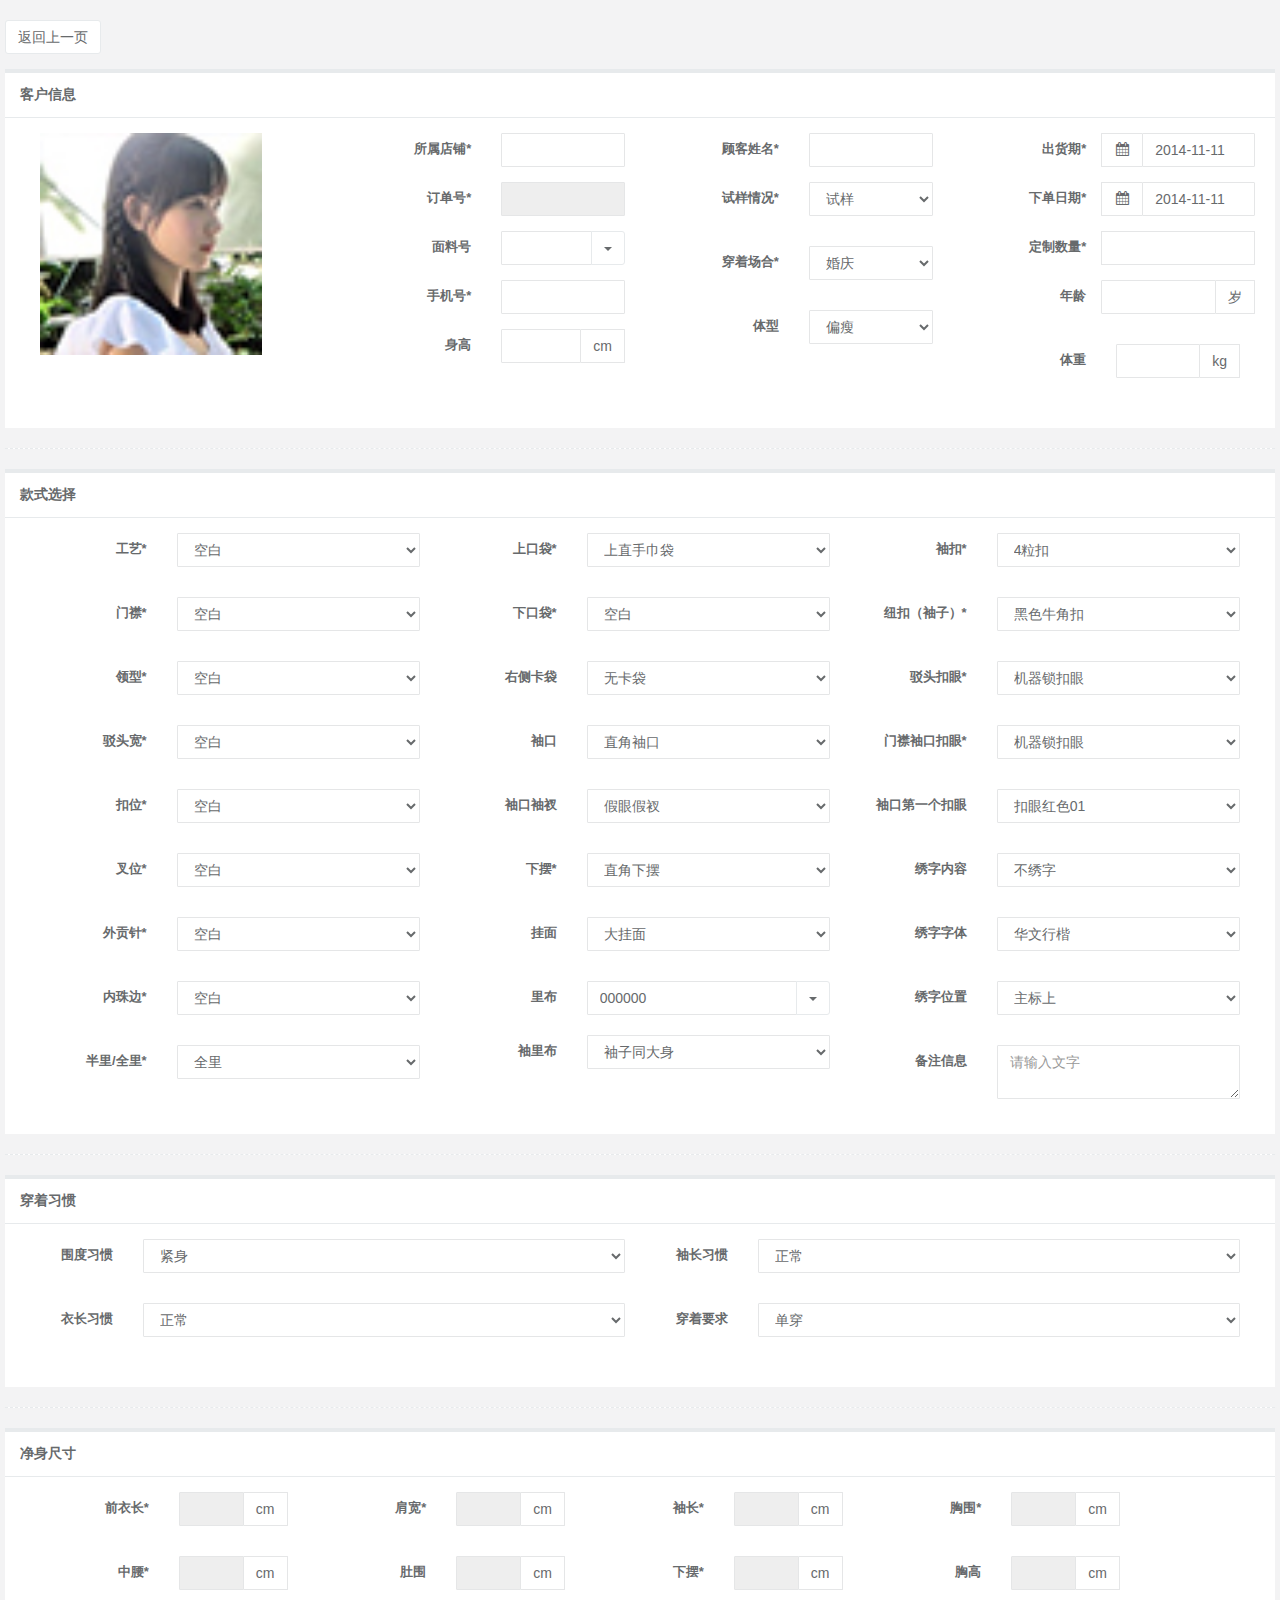
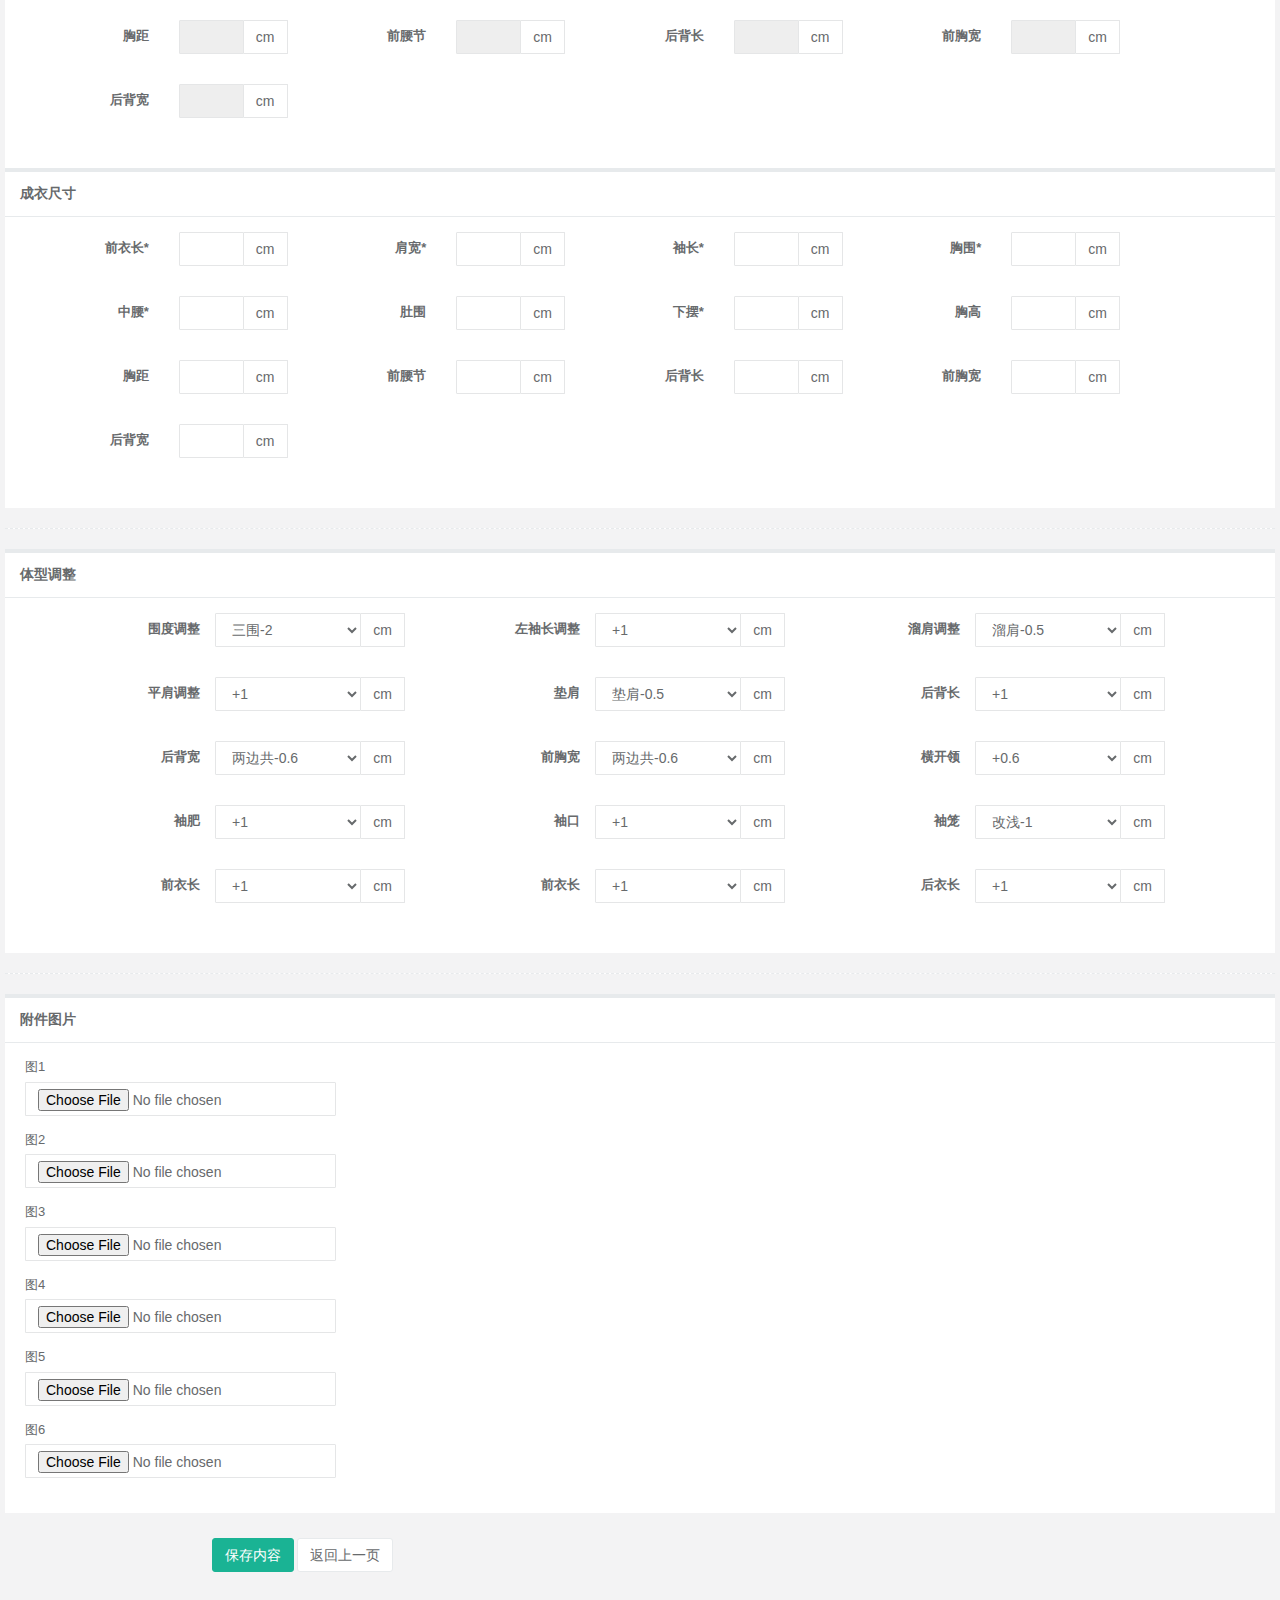
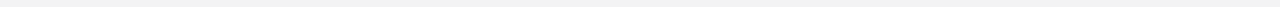
<file: single_order_dayi2.html>
<!DOCTYPE html>
<html>

<head>

    <meta charset="utf-8">
    <meta name="viewport" content="width=device-width, initial-scale=1.0">
    

    <title>下单需求-女上衣</title>
    
    <link rel="shortcut icon" href="favicon.ico"> <link href="css/bootstrap.min.css?v=3.3.5" rel="stylesheet">
    <link href="css/font-awesome.min.css?v=4.4.0" rel="stylesheet">

    <!-- Morris -->
    <link href="css/plugins/morris/morris-0.4.3.min.css" rel="stylesheet">

    <!-- Gritter -->
    <link href="js/plugins/gritter/jquery.gritter.css" rel="stylesheet">
	<link href="css/plugins/iCheck/custom.css" rel="stylesheet">
    <link href="css/animate.min.css" rel="stylesheet">
    <link href="css/style.min.css?v=4.0.0" rel="stylesheet">
	<link href="css/singorder/iconfont.css" rel="stylesheet">
	<link href="css/plugins/datapicker/datepicker3.css" rel="stylesheet">
</head>

<body class="gray-bg">
<form method="get" class="form-horizontal">
    <div class="wrapper wrapper-content">
	
        <div class="row">
						<!--start这块是在新建订单的时候才会显示-->
						<div class="form-group">
							<div class="col-sm-4">
								
								<button class="btn btn-white" onclick="javascript:history.back()" >返回上一页</button>
							</div>
						
						
						</div>
						<!--end这块是在新建订单的时候才会显示-->
						<div class="ibox-title">
							<h5>客户信息 </h5>
							
						</div>
						<div class="ibox-content">
							<div class="col-sm-3">
								<img src="img/profile_small.jpg" width="80%"/>
								
							</div>
							<div class="col-sm-3">
								<div class="form-group">
									<label class="col-sm-6 control-label">所属店铺*</label>

									<div class="col-sm-6">
										<input type="text" class="form-control">
									</div>
								</div>
								<div class="form-group">
									<label class="col-sm-6 control-label">订单号*</label>

									<div class="col-sm-6">
										<input type="text" disabled class="form-control">
									</div>
								</div>
								<div class="form-group ">
									<label class="col-sm-6 control-label">面料号</label>

									<div class="col-sm-6">
										<div class="input-group">
											<input type="text" class="form-control" id="test_data">
											<div class="input-group-btn">
												<button type="button" class="btn btn-white dropdown-toggle" data-toggle="dropdown">
													<span class="caret"></span>
												</button>
												<ul class="dropdown-menu dropdown-menu-right" role="menu">
												</ul>
											</div>
											<!-- /btn-group -->
										</div>
									</div>
								</div>
								<div class="form-group">
									<label class="col-sm-6 control-label">手机号*</label>

									<div class="col-sm-6">
										<input type="text" class="form-control">
									</div>
								</div>
								<div class="form-group">
									<label class="col-sm-6 control-label">身高</label>

									<div class="col-sm-6">
										<div class="input-group m-b">
										<input type="text" class="form-control" name="account" /><span class="input-group-addon">cm</span>
										</div>

									</div>
								</div>
							</div>
							<div class="col-sm-3">
								<div class="form-group">
									<label class="col-sm-6 control-label">顾客姓名*</label>

									<div class="col-sm-6">
										<input type="text" class="form-control">
									</div>
								</div>
								<div class="form-group">
									<label class="col-sm-6 control-label">试样情况*</label>

									<div class="col-sm-6">
										<select class="form-control m-b" name="account">
											<option>试样</option>
											<option>不试样</option>
											
										</select>
									</div>
								</div>
								<div class="form-group">
									<label class="col-sm-6 control-label">穿着场合*</label>

									<div class="col-sm-6">
										<select class="form-control m-b" name="account">
											<option>婚庆</option>
											<option>会议</option>
											<option>职场</option>
											<option>商旅</option>
											<option>日常</option>
											<option>其它</option>
										</select>
									</div>
								</div>
								<div class="form-group">
									<label class="col-sm-6 control-label">体型</label>

									<div class="col-sm-6">
										<select class="form-control m-b" name="account">
											<option>偏瘦</option>
											<option>标准</option>
											<option>微胖</option>
											<option>肥胖</option>
											<option>健身体</option>
											
										</select>
									</div>
								</div>
								
							</div>
							<div class="col-sm-3">
								<div class="form-group" id="data_1">
									<label class="col-sm-6 control-label">出货期*</label>

									<div class="col-sm-6 input-group date">
										<span class="input-group-addon"><i class="fa fa-calendar"></i></span>
										<input type="text" class="form-control" value="2014-11-11">
									</div>
								</div>
								<div class="form-group" id="data_1">
									<label class="col-sm-6 control-label">下单日期*</label>

									<div class="col-sm-6 input-group date">
										<span class="input-group-addon"><i class="fa fa-calendar"></i></span>
										<input type="text" class="form-control" value="2014-11-11">
									</div>
								</div>
								<div class="form-group" >
									<label class="col-sm-6 control-label">定制数量*</label>

									<div class="col-sm-6 input-group date">
										<input type="text" class="form-control">
									</div>
								</div>
								<div class="form-group" >
									<label class="col-sm-6 control-label">年龄</label>

									
									<div class="col-sm-6 input-group m-b">
										<input type="text" class="form-control" name="account" /><span class="input-group-addon">岁</span>
									
									</div>
								</div>
								<div class="form-group">
									<label class="col-sm-6 control-label">体重</label>

									<div class="col-sm-6">
										<div class="input-group m-b">
										<input type="text" class="form-control" name="account" /><span class="input-group-addon">kg</span>
										</div>

									</div>
								</div>
							</div>
							
							<div class="clearfix"></div>
						</div>
					
					
				<div class="hr-line-dashed"></div>
				<div class="ibox float-e-margins">
						<div class="ibox-title">
							<h5>款式选择</h5>
							
						</div>
						<div class="ibox-content">
							<div class="col-sm-4">
								<div class="form-group">
									<label class="col-sm-4 control-label">工艺*</label>

									<div class="col-sm-8">
										<select class="form-control m-b" name="account">
											<option>空白</option>
											<option>粘合衬</option>
											<option>半麻衬</option>
											<option>全麻衬</option>
											
										</select>

									</div>
								</div>	
								<div class="form-group">
									<label class="col-sm-4 control-label">门襟*</label>

									<div class="col-sm-8">
										<select class="form-control m-b" name="account">
											<option>空白</option>
											<option>单排明门襟</option>
											<option>双排扣</option>
											<option>单排暗门襟</option>
											<option>单排明门对襟</option>
											<option>单排暗门对襟</option>
										</select>

									</div>
								</div>	
								<div class="form-group">
									<label class="col-sm-4 control-label">领型*</label>

									<div class="col-sm-8">
										<select class="form-control m-b" name="account">
											<option>空白</option>
											<option>平驳领</option>
											<option>戗驳领</option>
											<option>直角立领</option>
											<option>圆角立领</option>
											<option>青果领</option>
											<option>中山领</option>
											
										</select>

									</div>
								</div>
								
								<div class="form-group">
									<label class="col-sm-4 control-label">驳头宽*</label>

									<div class="col-sm-8">
										<select class="form-control m-b" name="account">
											<option>空白</option>
											<option>驳头宽5.5cm</option>
											<option>驳头宽6cm</option>
											<option>驳头宽6.5cm</option>
											<option>驳头宽7cm</option>
											<option>驳头宽7.5cm</option>
											<option>驳头宽8cm</option>
											<option>驳头宽8.5cm</option>
											<option>驳头宽9cm</option>
											<option>青果领-窄</option>
											<option>青果领-宽</option>
										</select>

									</div>
								</div>
								<div class="form-group">
									<label class="col-sm-4 control-label">扣位*</label>

									<div class="col-sm-8">
										<select class="form-control m-b" name="account">
											<option>空白</option>
											<option>单排1扣</option>
											<option>单排2扣</option>
											<option>单排3扣</option>
											<option>单排4扣</option>
											<option>单排5扣</option>
											<option>单排6扣</option>
											<option>双排2扣1</option>
											<option>双排4扣2</option>
											<option>双排6扣4</option>
										</select>

									</div>
								</div>	
								
								<div class="form-group">
									<label class="col-sm-4 control-label">叉位*</label>

									<div class="col-sm-8">
										<select class="form-control m-b" name="account">
											<option>空白</option>
											<option>不开叉</option>
											<option>单开叉</option>
											<option>双开叉</option>
										
										</select>

									</div>
								</div>
								
								<div class="form-group">
									<label class="col-sm-4 control-label">外贡针*</label>

									<div class="col-sm-8">
										<select class="form-control m-b" name="account">
											<option>空白</option>
											<option>顺色贡针</option>
											<option>不贡针</option>
											<option>顺色压明线</option>
											
										</select>

									</div>
								</div>
								<div class="form-group">
									<label class="col-sm-4 control-label">内珠边*</label>

									<div class="col-sm-8">
										<select class="form-control m-b" name="account">
											<option>空白</option>
											<option>本色</option>
											<option>对比色</option>
											<option>不珠边</option>
											<option>珠边加异色嵌条</option>
											<option>不珠边加异色嵌条</option>
										</select>

									</div>
								</div>
								<div class="form-group">
									<label class="col-sm-4 control-label">半里/全里*</label>

									<div class="col-sm-8">
										<select class="form-control m-b" name="account">
											<option>全里</option>
											<option>半里</option>
										</select>

									</div>
								</div>
						</div>		
						<div class="col-sm-4">
								<div class="form-group">
									<label class="col-sm-4 control-label">上口袋*</label>

									<div class="col-sm-8">
										<select class="form-control m-b" name="account">
											<option>上直手巾袋</option>
											<option>上斜手巾袋</option>
											<option>上弧形手巾袋</option>
											<option>上明贴袋</option>
											<option>上无口袋</option>
											
										</select>

									</div>
								</div>	
								
								<div class="form-group">
									<label class="col-sm-4 control-label">下口袋*</label>

									<div class="col-sm-8">
										<select class="form-control m-b" name="account">
											<option>空白</option>
											<option>平正装袋有袋盖</option>
											<option>平双开线袋</option>
											<option>平一字袋1cm</option>
											<option>平一字袋1.5cm</option>
											<option>斜正装袋有袋盖</option>
											<option>斜双开线袋</option>
											<option>斜一字袋1cm</option>
											<option>斜一字袋1.5cm</option>
											<option>下明贴袋</option>
											<option>平正装袋</option>
										</select>

									</div>
								</div>
								
								<div class="form-group">
									<label class="col-sm-4 control-label">右侧卡袋</label>

									<div class="col-sm-8">
										<select class="form-control m-b" name="account">
											<option>无卡袋</option>
											<option>平正装卡袋有袋盖</option>
											<option>双开线卡袋</option>
											<option>一字卡袋</option>
											
										</select>

									</div>
								</div>
								<div class="form-group">
									<label class="col-sm-4 control-label">袖口</label>

									<div class="col-sm-8">
										<select class="form-control m-b" name="account">
											<option>直角袖口</option>
											<option>圆角袖口</option>
											
										</select>

									</div>
								</div>
								<div class="form-group">
									<label class="col-sm-4 control-label">袖口袖衩</label>

									<div class="col-sm-8">
										<select class="form-control m-b" name="account">
											<option>假眼假衩</option>
											<option>真眼真衩</option>
											
										</select>

									</div>
								</div>
								<div class="form-group">
									<label class="col-sm-4 control-label">下摆*</label>

									<div class="col-sm-8">
										<select class="form-control m-b" name="account">
											<option>直角下摆</option>
											<option>圆角下摆</option>
											<option>切角下摆</option>
											
										</select>

									</div>
								</div>
								<div class="form-group">
									<label class="col-sm-4 control-label">挂面</label>

									<div class="col-sm-8">
										<select class="form-control m-b" name="account">
											<option>大挂面</option>
											<option>直挂面</option>
										</select>

									</div>
								</div>
								<div class="form-group">
									<label class="col-sm-4 control-label">里布</label>

									<div class="col-sm-8">
										<div class="input-group">
											<input type="text" class="form-control" id="color" value='000000'>
											<div class="input-group-btn">
												<button type="button" class="btn btn-white dropdown-toggle" data-toggle="dropdown">
													<span class="caret"></span>
												</button>
												<ul class="dropdown-menu dropdown-menu-right" role="menu">
												</ul>
											</div>
											<!-- /btn-group -->
										</div>

									</div>
								</div>
								<div class="form-group">
									<label class="col-sm-4 control-label">袖里布</label>

									<div class="col-sm-8">
										<select class="form-control m-b" name="account">
											<option>袖子同大身</option>
											<option>袖子异色</option>
										</select>

									</div>
								</div>
								
							</div>
							<div class="col-sm-4">
								<div class="form-group">
									<label class="col-sm-4 control-label">袖扣*</label>

									<div class="col-sm-8">
										<select class="form-control m-b" name="account">
											<option>4粒扣</option>
											<option>3粒扣</option>
											<option>5粒扣</option>
										</select>

									</div>
								</div>	
								<div class="form-group">
									<label class="col-sm-4 control-label">纽扣（袖子）*</label>

									<div class="col-sm-8">
										<select class="form-control m-b" name="account">
											<option>黑色牛角扣</option>
											<option>棕色牛角扣</option>
											<option>乳白色贝壳扣</option>
											<option>树脂扣</option>
											<option>米兰滴胶扣01</option>
											<option>米兰滴胶扣02</option>
											<option>米兰滴胶扣03（100元）</option>
											<option>米兰滴胶扣04（100元）</option>
											<option>米兰滴胶扣05（100元）</option>
											<option>米兰滴胶扣06（100元）</option>
											<option>米兰滴胶扣07（100元）</option>
										</select>

									</div>
								</div>	
								<div class="form-group">
									<label class="col-sm-4 control-label">驳头扣眼*</label>

									<div class="col-sm-8">
										<select class="form-control m-b" name="account">
											<option>机器锁扣眼</option>
											<option>手工锁扣眼（100元）</option>
											<option>手工米兰扣（150元）</option>
											
										</select>

									</div>
								</div>	
								<div class="form-group">
									<label class="col-sm-4 control-label">门襟袖口扣眼*</label>

									<div class="col-sm-8">
										<select class="form-control m-b" name="account">
											<option>机器锁扣眼</option>
											<option>手工锁扣眼（100元）</option>
											
										</select>

									</div>
								</div>	
								<div class="form-group">
									<label class="col-sm-4 control-label">袖口第一个扣眼</label>

									<div class="col-sm-8">
										<select class="form-control m-b" name="account">
											<option>扣眼红色01</option>
											<option>扣眼金色02</option>
											<option>扣眼宝蓝色03</option>
											<option>扣眼白色04</option>
											<option>扣眼黑色05</option>
										</select>

									</div>
								</div>	
								<div class="form-group">
									<label class="col-sm-4 control-label">绣字内容</label>

									<div class="col-sm-8">
										<select class="form-control m-b" name="account">
											<option>不绣字</option>
											<option>绣字写备注中</option>
											
										</select>

									</div>
								</div>	
								<div class="form-group">
									<label class="col-sm-4 control-label">绣字字体</label>

									<div class="col-sm-8">
										<select class="form-control m-b" name="account">
											<option>华文行楷</option>
											<option>方正舒体</option>
											<option>华文新魏</option>
											<option>KUNSTLERSCRIPT</option>
											<option>MISTRAL</option>
											<option>MONOTYPECORSIVA</option>
										</select>

									</div>
								</div>	
								
								<div class="form-group">
									<label class="col-sm-4 control-label">绣字位置</label>

									<div class="col-sm-8">
										<select class="form-control m-b" name="account">
											<option>主标上</option>
											<option>挂面上</option>
											<option>袖口外</option>
											
										</select>

									</div>
								</div>
								
								<div class="form-group">
									<label class="col-sm-4 control-label">备注信息</label>

									<div class="col-sm-8">
										<textarea class="form-control" placeholder="请输入文字"></textarea>
									</div>
								</div>
								
						</div>	
								
						
						<div class="clearfix"></div>
						</div>
					
					<div class="hr-line-dashed"></div>
						<div class="ibox-title">
							<h5>穿着习惯 </h5>
							
						</div>
						<div class="ibox-content">
							<div class="col-sm-6">
								<div class="form-group">
									<label class="col-sm-2 control-label">围度习惯</label>

									<div class="col-sm-10">
										<select class="form-control m-b" name="account">
											<option>紧身</option>
											<option>修身</option>
											<option>合体</option>
											<option>宽松</option>
											<option>肥大</option>
											
										</select>

									</div>
								</div>
								<div class="form-group">
									<label class="col-sm-2 control-label">衣长习惯</label>

									<div class="col-sm-10">
										<select class="form-control m-b" name="account">
											<option>正常</option>
											<option>偏短</option>
											<option>偏长</option>
										</select>

									</div>
								</div>
							</div>
							<div class="col-sm-6">
								<div class="form-group">
									<label class="col-sm-2 control-label">袖长习惯</label>

									<div class="col-sm-10">
										<select class="form-control m-b" name="account">
											<option>正常</option>
											<option>偏短</option>
											<option>偏长</option>
											
										</select>

									</div>
								</div>
								<div class="form-group">
									<label class="col-sm-2 control-label">穿着要求</label>

									<div class="col-sm-10">
										<select class="form-control m-b" name="account">
											<option>单穿</option>
											<option>加秋衣</option>
											<option>加保暖内衣</option>
											<option>加毛衣</option>
										</select>

									</div>
								</div>
							</div>
							<div class="clearfix"></div>
					</div>
					<div class="hr-line-dashed"></div>
					
					
						<div class="ibox-title">
							<h5>净身尺寸 </h5>
							
						</div>
						<div class="ibox-content">
							<div class="form-group col-sm-3">
								<label class="col-sm-6 control-label">前衣长*</label>

								<div class="col-sm-6">
									<div class="input-group m-b">
									<input type="text" class="form-control" name="account"  disabled /><span class="input-group-addon">cm</span>
									</div>

								</div>
							</div>
							<div class="form-group col-sm-3">
								<label class="col-sm-6 control-label">肩宽*</label>

								<div class="col-sm-6">
									<div class="input-group m-b">
									<input type="text" class="form-control" name="account"  disabled /><span class="input-group-addon">cm</span>
									</div>

								</div>
							</div>
							<div class="form-group col-sm-3">
								<label class="col-sm-6 control-label">袖长*</label>

								<div class="col-sm-6">
									<div class="input-group m-b">
									<input type="text" class="form-control" name="account"  disabled /><span class="input-group-addon">cm</span>
									</div>

								</div>
							</div>
							<div class="form-group col-sm-3">
								<label class="col-sm-6 control-label">胸围*</label>

								<div class="col-sm-6">
									<div class="input-group m-b">
									<input type="text" class="form-control" name="account"  disabled /><span class="input-group-addon">cm</span>
									</div>

								</div>
							</div>
							<div class="form-group col-sm-3">
								<label class="col-sm-6 control-label">中腰*</label>

								<div class="col-sm-6">
									<div class="input-group m-b">
									<input type="text" class="form-control" name="account"  disabled /><span class="input-group-addon">cm</span>
									</div>

								</div>
							</div>
							<div class="form-group col-sm-3">
								<label class="col-sm-6 control-label">肚围</label>

								<div class="col-sm-6">
									<div class="input-group m-b">
									<input type="text" class="form-control" name="account"  disabled /><span class="input-group-addon">cm</span>
									</div>

								</div>
							</div>
							<div class="form-group col-sm-3">
								<label class="col-sm-6 control-label">下摆*</label>

								<div class="col-sm-6">
									<div class="input-group m-b">
									<input type="text" class="form-control" name="account"  disabled /><span class="input-group-addon">cm</span>
									</div>

								</div>
							</div>
							<div class="form-group col-sm-3">
								<label class="col-sm-6 control-label">胸高</label>

								<div class="col-sm-6">
									<div class="input-group m-b">
									<input type="text" class="form-control" name="account"  disabled /><span class="input-group-addon">cm</span>
									</div>

								</div>
							</div>
							<div class="form-group col-sm-3">
								<label class="col-sm-6 control-label">胸距</label>

								<div class="col-sm-6">
									<div class="input-group m-b">
									<input type="text" class="form-control" name="account"  disabled /><span class="input-group-addon">cm</span>
									</div>

								</div>
							</div>
							<div class="form-group col-sm-3">
								<label class="col-sm-6 control-label">前腰节</label>

								<div class="col-sm-6">
									<div class="input-group m-b">
									<input type="text" class="form-control" name="account"  disabled /><span class="input-group-addon">cm</span>
									</div>

								</div>
							</div>
							<div class="form-group col-sm-3">
								<label class="col-sm-6 control-label">后背长</label>

								<div class="col-sm-6">
									<div class="input-group m-b">
									<input type="text" class="form-control" name="account"  disabled /><span class="input-group-addon">cm</span>
									</div>

								</div>
							</div>
							<div class="form-group col-sm-3">
								<label class="col-sm-6 control-label">前胸宽</label>

								<div class="col-sm-6">
									<div class="input-group m-b">
									<input type="text" class="form-control" name="account"  disabled /><span class="input-group-addon">cm</span>
									</div>

								</div>
							</div>
							<div class="form-group col-sm-3">
								<label class="col-sm-6 control-label">后背宽</label>

								<div class="col-sm-6">
									<div class="input-group m-b">
									<input type="text" class="form-control" name="account"  disabled /><span class="input-group-addon">cm</span>
									</div>

								</div>
							</div>
							<div class="clearfix"></div>
					</div>
					<div class="ibox-title">
							<h5>成衣尺寸 </h5>
							
						</div>
						<div class="ibox-content">
							
							<div class="form-group col-sm-3">
								<label class="col-sm-6 control-label">前衣长*</label>

								<div class="col-sm-6">
									<div class="input-group m-b">
									<input type="text" class="form-control" name="account" /><span class="input-group-addon">cm</span>
									</div>
								</div>
							</div>
							<div class="form-group col-sm-3">
								<label class="col-sm-6 control-label">肩宽*</label>

								<div class="col-sm-6">
									<div class="input-group m-b">
									<input type="text" class="form-control" name="account" /><span class="input-group-addon">cm</span>
									</div>
								</div>
							</div>
							<div class="form-group col-sm-3">
								<label class="col-sm-6 control-label">袖长*</label>

								<div class="col-sm-6">
									<div class="input-group m-b">
									<input type="text" class="form-control" name="account" /><span class="input-group-addon">cm</span>
									</div>
								</div>
							</div>
							<div class="form-group col-sm-3">
								<label class="col-sm-6 control-label">胸围*</label>

								<div class="col-sm-6">
									<div class="input-group m-b">
									<input type="text" class="form-control" name="account" /><span class="input-group-addon">cm</span>
									</div>
								</div>
							</div>
							<div class="form-group col-sm-3">
								<label class="col-sm-6 control-label">中腰*</label>

								<div class="col-sm-6">
									<div class="input-group m-b">
									<input type="text" class="form-control" name="account" /><span class="input-group-addon">cm</span>
									</div>
								</div>
							</div>
							<div class="form-group col-sm-3">
								<label class="col-sm-6 control-label">肚围</label>

								<div class="col-sm-6">
									<div class="input-group m-b">
									<input type="text" class="form-control" name="account" /><span class="input-group-addon">cm</span>
									</div>
								</div>
							</div>
							<div class="form-group col-sm-3">
								<label class="col-sm-6 control-label">下摆*</label>

								<div class="col-sm-6">
									<div class="input-group m-b">
									<input type="text" class="form-control" name="account" /><span class="input-group-addon">cm</span>
									</div>
								</div>
							</div>
							<div class="form-group col-sm-3">
								<label class="col-sm-6 control-label">胸高</label>

								<div class="col-sm-6">
									<div class="input-group m-b">
									<input type="text" class="form-control" name="account"   /><span class="input-group-addon">cm</span>
									</div>

								</div>
							</div>
							<div class="form-group col-sm-3">
								<label class="col-sm-6 control-label">胸距</label>

								<div class="col-sm-6">
									<div class="input-group m-b">
									<input type="text" class="form-control" name="account"   /><span class="input-group-addon">cm</span>
									</div>

								</div>
							</div>
							<div class="form-group col-sm-3">
								<label class="col-sm-6 control-label">前腰节</label>

								<div class="col-sm-6">
									<div class="input-group m-b">
									<input type="text" class="form-control" name="account"   /><span class="input-group-addon">cm</span>
									</div>

								</div>
							</div>
							<div class="form-group col-sm-3">
								<label class="col-sm-6 control-label">后背长</label>

								<div class="col-sm-6">
									<div class="input-group m-b">
									<input type="text" class="form-control" name="account"   /><span class="input-group-addon">cm</span>
									</div>

								</div>
							</div>
							<div class="form-group col-sm-3">
								<label class="col-sm-6 control-label">前胸宽</label>

								<div class="col-sm-6">
									<div class="input-group m-b">
									<input type="text" class="form-control" name="account"   /><span class="input-group-addon">cm</span>
									</div>

								</div>
							</div>
							<div class="form-group col-sm-3">
								<label class="col-sm-6 control-label">后背宽</label>

								<div class="col-sm-6">
									<div class="input-group m-b">
									<input type="text" class="form-control" name="account"   /><span class="input-group-addon">cm</span>
									</div>

								</div>
							</div>
							<div class="clearfix"></div>
					</div>
					<div class="hr-line-dashed"></div>
						
						<div class="ibox-title">
							<h5>体型调整 </h5>
							
						</div>
						<div class="ibox-content">
							<div class="form-group col-sm-4">
								<label class="col-sm-6 control-label">围度调整</label>

								<div class="input-group m-b">
									<select class="form-control" name="account">
										<option>三围-2</option>
										<option>三围+2</option>
										<option>胸围-2</option>
										<option>胸围+2</option>
										<option>中腰-2</option>
										<option>中腰+2</option>
										<option>下摆-2</option>
										<option>下摆+2</option>
										<option>下摆+4</option>
									</select> <span class="input-group-addon">cm</span>
								</div>
							</div>
							<div class="form-group col-sm-4">
								<label class="col-sm-6 control-label">左袖长调整</label>

								<div class="input-group m-b">
									<select class="form-control" name="account">
										<option>+1</option>
										<option>+2</option>
										<option>+3</option>
										<option>-1</option>
										<option>-2</option>
										<option>-3</option>
									</select> <span class="input-group-addon">cm</span>
								</div>
							</div>
							<div class="form-group col-sm-4">
								<label class="col-sm-6 control-label">溜肩调整</label>

								<div class="input-group m-b">
									<select class="form-control" name="account">
										<option>溜肩-0.5</option>
										<option>溜肩-1</option>
										<option>左溜肩-0.5</option>
										<option>左溜肩-1</option>
										<option>右溜肩-0.5</option>
										<option>右溜肩-1</option>
									</select> <span class="input-group-addon">cm</span>
								</div>
							</div>
							<div class="form-group col-sm-4">
								<label class="col-sm-6 control-label">平肩调整</label>

								<div class="input-group m-b">
									<select class="form-control" name="account">
										<option>+1</option>
										<option>+1.5</option>
										<option>+2</option>
										<option>+2.5</option>
										
									</select> <span class="input-group-addon">cm</span>
								</div>
							</div>
							<div class="form-group col-sm-4">
								<label class="col-sm-6 control-label">垫肩</label>

								<div class="input-group m-b">
									<select class="form-control" name="account">
										<option>垫肩-0.5</option>
										<option>垫肩-1</option>
										<option>垫肩+0.5</option>
										<option>垫肩+1</option>
										<option>左垫肩-0.5</option>
										<option>左垫肩-1</option>
										<option>左垫肩+0.5</option>
										<option>左垫肩+1</option>
										<option>右垫肩-0.5</option>
										<option>右垫肩-1</option>
										<option>右垫肩+0.5</option>
										<option>右垫肩+1</option>
									</select> <span class="input-group-addon">cm</span>
								</div>
							</div>
							<div class="form-group col-sm-4">
								<label class="col-sm-6 control-label">后背长</label>

								<div class="input-group m-b">
									<select class="form-control" name="account">
										<option>+1</option>
										<option>+1.5</option>
										<option>+2</option>
										<option>-1</option>
										<option>-1.5</option>
										<option>-2</option>
									</select> <span class="input-group-addon">cm</span>
								</div>
							</div>
							<div class="form-group col-sm-4">
								<label class="col-sm-6 control-label">后背宽</label>

								<div class="input-group m-b">
									<select class="form-control" name="account">
										<option>两边共-0.6</option>
										<option>两边共-1</option>
										<option>两边共+0.6</option>
										<option>两边共+1</option>
										<option>中缝-0.6</option>
										<option>中缝-1</option>
										<option>中缝+0.6</option>
										<option>中缝-1</option>
									</select> <span class="input-group-addon">cm</span>
								</div>
							</div>
							<div class="form-group col-sm-4">
								<label class="col-sm-6 control-label">前胸宽</label>

								<div class="input-group m-b">
									<select class="form-control" name="account">
										<option>两边共-0.6</option>
										<option>两边共-1</option>
										<option>两边共+0.6</option>
										<option>两边共+1</option>
										<option>中缝-0.6</option>
										<option>中缝-1</option>
										<option>中缝+0.6</option>
										<option>中缝+1</option>
									</select> <span class="input-group-addon">cm</span>
								</div>
							</div>
							<div class="form-group col-sm-4">
								<label class="col-sm-6 control-label">横开领</label>

								<div class="input-group m-b">
									<select class="form-control" name="account">
										<option>+0.6</option>
										<option>+1</option>
										<option>+1.4</option>
										<option>-0.6</option>
										<option>-1</option>
										<option>-1.4</option>
									</select> <span class="input-group-addon">cm</span>
								</div>
							</div>
							<div class="form-group col-sm-4">
								<label class="col-sm-6 control-label">袖肥</label>

								<div class="input-group m-b">
									<select class="form-control" name="account">
										<option>+1</option>
										<option>+1.5</option>
										<option>+2</option>
										<option>+2.5</option>
										<option>-1</option>
										<option>-1.5</option>
										<option>-2</option>
										<option>-2.5</option>
									</select> <span class="input-group-addon">cm</span>
								</div>
							</div>
							<div class="form-group col-sm-4">
								<label class="col-sm-6 control-label">袖口</label>

								<div class="input-group m-b">
									<select class="form-control" name="account">
										<option>+1</option>
										<option>+1.5</option>
										<option>+2</option>
										<option>-1</option>
										<option>-2</option>
										<option>-3</option>
									</select> <span class="input-group-addon">cm</span>
								</div>
							</div>
							<div class="form-group col-sm-4">
								<label class="col-sm-6 control-label">袖笼</label>

								<div class="input-group m-b">
									<select class="form-control" name="account">
										<option>改浅-1</option>
										<option>改浅-1.5</option>
										<option>改浅-2</option>
										<option>改深+1</option>
										<option>改深+1.5</option>
										<option>改深+2</option>
									</select> <span class="input-group-addon">cm</span>
								</div>
							</div>
							<div class="form-group col-sm-4">
								<label class="col-sm-6 control-label">前衣长</label>

								<div class="input-group m-b">
									<select class="form-control" name="account">
										<option>+1</option>
										<option>+2</option>
										<option>+3</option>
										<option>-1</option>
										<option>-2</option>
										<option>-3</option>
									</select> <span class="input-group-addon">cm</span>
								</div>
							</div>
							<div class="form-group col-sm-4">
								<label class="col-sm-6 control-label">前衣长</label>

								<div class="input-group m-b">
									<select class="form-control" name="account">
										<option>+1</option>
										<option>+2</option>
										<option>+3</option>
										<option>-1</option>
										<option>-2</option>
										<option>-3</option>
									</select> <span class="input-group-addon">cm</span>
								</div>
							</div>
							<div class="form-group col-sm-4">
								<label class="col-sm-6 control-label">后衣长</label>

								<div class="input-group m-b">
									<select class="form-control" name="account">
										<option>+1</option>
										<option>+2</option>
										<option>+3</option>
										<option>-1</option>
										<option>-2</option>
										<option>-3</option>
									</select> <span class="input-group-addon">cm</span>
								</div>
							</div>
						<div class="clearfix"></div>
						</div>
				<div class="hr-line-dashed"></div>
						
						<div class="ibox-title">
							<h5>附件图片 </h5>
							
						</div>
						<div class="ibox-content">
						<div class="col-sm-12">
							<div class="input-group">
								<div id="file-pretty">
									<div class="form-group">
										<label class="font-noraml">图1</label>
										<input type="file" class="form-control">
									</div>
									<div class="form-group">
										<label class="font-noraml">图2</label>
										<input type="file" class="form-control">
									</div>
									<div class="form-group">
										<label class="font-noraml">图3</label>
										<input type="file" class="form-control">
									</div>
									<div class="form-group">
										<label class="font-noraml">图4</label>
										<input type="file" class="form-control">
									</div>
									<div class="form-group">
										<label class="font-noraml">图5</label>
										<input type="file" class="form-control">
									</div>
									<div class="form-group">
										<label class="font-noraml">图6</label>
										<input type="file" class="form-control">
									</div>
								</div>
							</div>	
						</div>
						
						<div class="clearfix"></div>
						</div>
						</div>
        <div class="row">
		<div class="form-group">
			<div class="col-sm-4 col-sm-offset-2">
				<button class="btn btn-primary closebtn" type="submit">保存内容</button>
				<!--start这块是在新建订单的时候才会显示-->
				<button class="btn btn-white" onclick="javascript:history.back()" >返回上一页</button>
				<!--end这块是在新建订单的时候才会显示-->
			</div>
		</div>
		
		</div>
		</form>
    </div>

    <script src="js/jquery.min.js?v=2.1.4"></script>
    <script src="js/bootstrap.min.js?v=3.3.5"></script>
	<script src="js/plugins/iCheck/icheck.min.js"></script>
	<script src="js/plugins/suggest/bootstrap-suggest.min.js"></script>
	<script src="js/plugins/datapicker/bootstrap-datepicker.js"></script>
	<script src="js/plugins/prettyfile/bootstrap-prettyfile.js"></script>
    <script>
		var index = parent.layer.getFrameIndex(window.name);
        $(document).ready(function(){
		$("#data_1 .input-group.date").datepicker({
			todayBtn: "linked",
			keyboardNavigation: !1,
			forceParse: !1,
			calendarWeeks: !0,
			autoclose: !0
		})
		$(".i-checks").iCheck({checkboxClass:"icheckbox_square-green",radioClass:"iradio_square-green",})
		 
		 var testdataBsSuggest = $("#test_data").bsSuggest({
			
			data: {
				"value": [{
					
					"word": "LTC 23146-700",
					
				}, {
					
					"word": "LTC 23141-700",
					
				}, {
					
					"word": "LTC 23367-700",
					
				}, {
					
					"word": "LTC 23370-400",
					
				}],
				"defaults": ""
			}
		 });
		
		 var color = $("#color").bsSuggest({
				url: "color.json",
				processData:function(json){ 
					
					var i, len, data = {value: []};  
  
					if(!json || json.length == 0) {  
						return false;  
					}  
		    
					len = json.length;  
					data.value.push({"Keyword": '000000'});
					data.value.push({"Keyword": '顺色里布'});
					for (i = 0; i < len; i++) {  
						data.value.push({  
							 
							"Keyword": json[i].word,  
							
						});  
					} 
					return data;
				}
			 });
		 
		 $('#file-pretty input[type="file"]').prettyFile()
		});
		$('.closebtn').click(function(){
			//console.log(parent.frames['layui-layer-iframe'+index].);
			parent.location.reload();
			parent.layer.close(index);
			
		})
		
    </script>
   
</body>

</html>
</file>
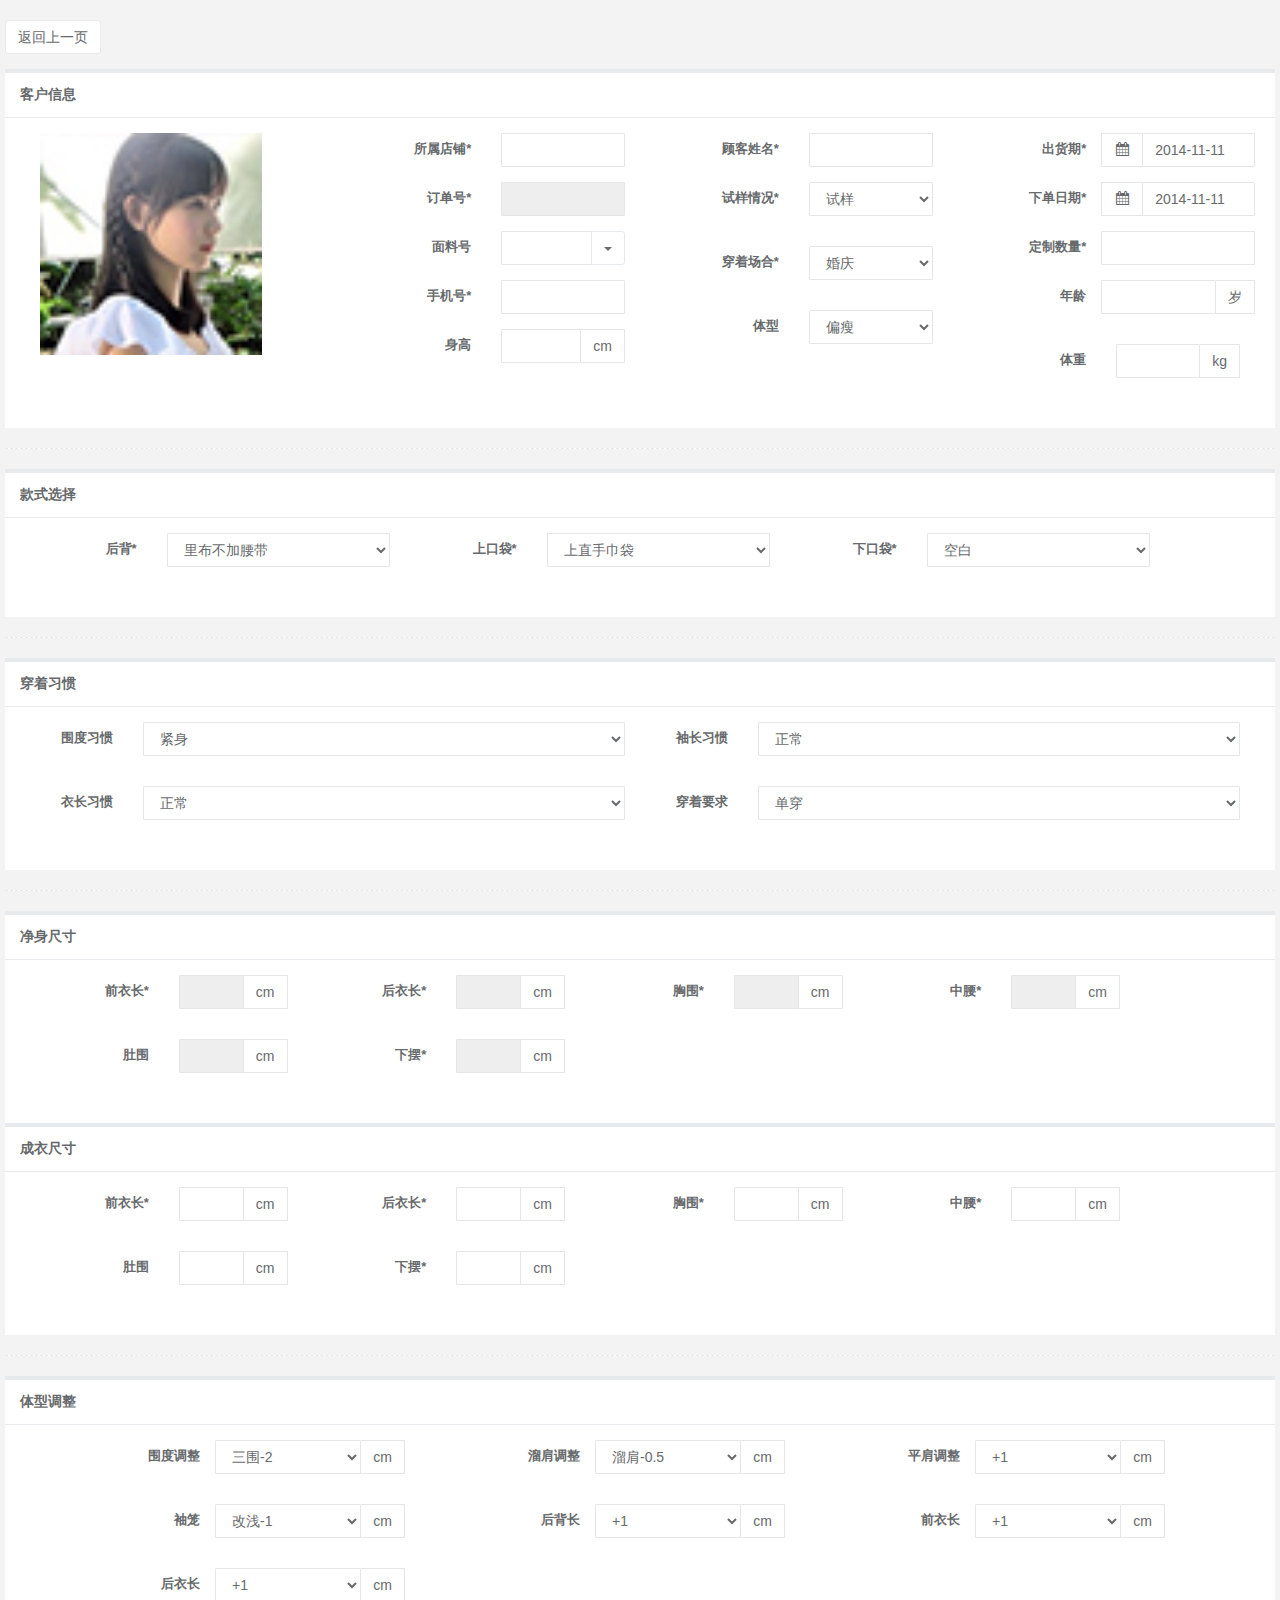
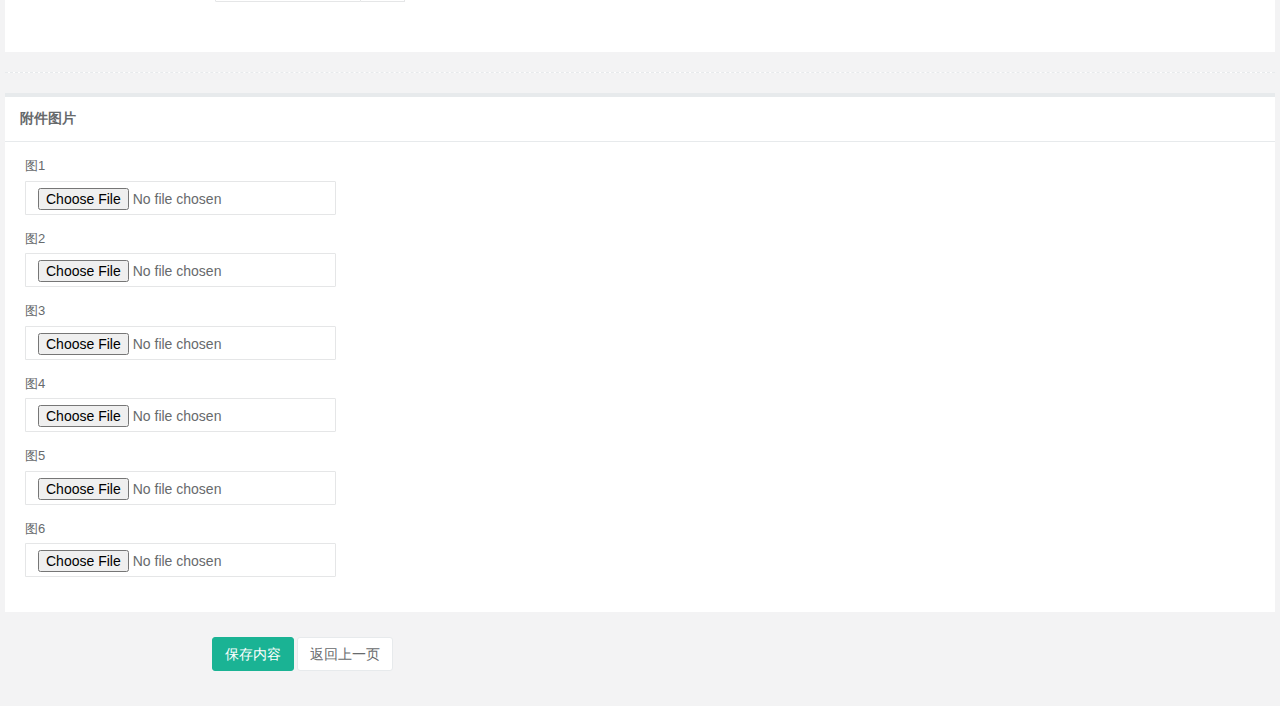
<file: single_order_majia.html>
<!DOCTYPE html>
<html>

<head>

    <meta charset="utf-8">
    <meta name="viewport" content="width=device-width, initial-scale=1.0">
    

    <title>下单需求-男马甲</title>
    
    <link rel="shortcut icon" href="favicon.ico"> <link href="css/bootstrap.min.css?v=3.3.5" rel="stylesheet">
    <link href="css/font-awesome.min.css?v=4.4.0" rel="stylesheet">

    <!-- Morris -->
    <link href="css/plugins/morris/morris-0.4.3.min.css" rel="stylesheet">

    <!-- Gritter -->
    <link href="js/plugins/gritter/jquery.gritter.css" rel="stylesheet">
	<link href="css/plugins/iCheck/custom.css" rel="stylesheet">
    <link href="css/animate.min.css" rel="stylesheet">
    <link href="css/style.min.css?v=4.0.0" rel="stylesheet">
	<link href="css/singorder/iconfont.css" rel="stylesheet">
	<link href="css/plugins/datapicker/datepicker3.css" rel="stylesheet">
</head>

<body class="gray-bg">
<form method="get" class="form-horizontal">
    <div class="wrapper wrapper-content">
	
        <div class="row">
						<!--start这块是在新建订单的时候才会显示-->
						<div class="form-group">
							<div class="col-sm-4">
								
								<button class="btn btn-white" onclick="javascript:history.back()" >返回上一页</button>
							</div>
						
						
						</div>
						<!--end这块是在新建订单的时候才会显示-->
						<div class="ibox-title">
							<h5>客户信息 </h5>
							
						</div>
						<div class="ibox-content">
							<div class="col-sm-3">
								<img src="img/profile_small.jpg" width="80%"/>
								
							</div>
							<div class="col-sm-3">
								<div class="form-group">
									<label class="col-sm-6 control-label">所属店铺*</label>

									<div class="col-sm-6">
										<input type="text" class="form-control">
									</div>
								</div>
								<div class="form-group">
									<label class="col-sm-6 control-label">订单号*</label>

									<div class="col-sm-6">
										<input type="text" disabled class="form-control">
									</div>
								</div>
								<div class="form-group ">
									<label class="col-sm-6 control-label">面料号</label>

									<div class="col-sm-6">
										<div class="input-group">
											<input type="text" class="form-control" id="test_data">
											<div class="input-group-btn">
												<button type="button" class="btn btn-white dropdown-toggle" data-toggle="dropdown">
													<span class="caret"></span>
												</button>
												<ul class="dropdown-menu dropdown-menu-right" role="menu">
												</ul>
											</div>
											<!-- /btn-group -->
										</div>
									</div>
								</div>
								<div class="form-group">
									<label class="col-sm-6 control-label">手机号*</label>

									<div class="col-sm-6">
										<input type="text" class="form-control">
									</div>
								</div>
								<div class="form-group">
									<label class="col-sm-6 control-label">身高</label>

									<div class="col-sm-6">
										<div class="input-group m-b">
										<input type="text" class="form-control" name="account" /><span class="input-group-addon">cm</span>
										</div>

									</div>
								</div>
							</div>
							<div class="col-sm-3">
								<div class="form-group">
									<label class="col-sm-6 control-label">顾客姓名*</label>

									<div class="col-sm-6">
										<input type="text" class="form-control">
									</div>
								</div>
								<div class="form-group">
									<label class="col-sm-6 control-label">试样情况*</label>

									<div class="col-sm-6">
										<select class="form-control m-b" name="account">
											<option>试样</option>
											<option>不试样</option>
											
										</select>
									</div>
								</div>
								<div class="form-group">
									<label class="col-sm-6 control-label">穿着场合*</label>

									<div class="col-sm-6">
										<select class="form-control m-b" name="account">
											<option>婚庆</option>
											<option>会议</option>
											<option>职场</option>
											<option>商旅</option>
											<option>日常</option>
											<option>其它</option>
										</select>
									</div>
								</div>
								<div class="form-group">
									<label class="col-sm-6 control-label">体型</label>

									<div class="col-sm-6">
										<select class="form-control m-b" name="account">
											<option>偏瘦</option>
											<option>标准</option>
											<option>微胖</option>
											<option>肥胖</option>
											<option>健身体</option>
											
										</select>
									</div>
								</div>
								
							</div>
							<div class="col-sm-3">
								<div class="form-group" id="data_1">
									<label class="col-sm-6 control-label">出货期*</label>

									<div class="col-sm-6 input-group date">
										<span class="input-group-addon"><i class="fa fa-calendar"></i></span>
										<input type="text" class="form-control" value="2014-11-11">
									</div>
								</div>
								<div class="form-group" id="data_1">
									<label class="col-sm-6 control-label">下单日期*</label>

									<div class="col-sm-6 input-group date">
										<span class="input-group-addon"><i class="fa fa-calendar"></i></span>
										<input type="text" class="form-control" value="2014-11-11">
									</div>
								</div>
								<div class="form-group" >
									<label class="col-sm-6 control-label">定制数量*</label>

									<div class="col-sm-6 input-group date">
										<input type="text" class="form-control">
									</div>
								</div>
								<div class="form-group" >
									<label class="col-sm-6 control-label">年龄</label>

									
									<div class="col-sm-6 input-group m-b">
										<input type="text" class="form-control" name="account" /><span class="input-group-addon">岁</span>
									
									</div>
								</div>
								<div class="form-group">
									<label class="col-sm-6 control-label">体重</label>

									<div class="col-sm-6">
										<div class="input-group m-b">
										<input type="text" class="form-control" name="account" /><span class="input-group-addon">kg</span>
										</div>

									</div>
								</div>
							</div>
							
							<div class="clearfix"></div>
						</div>
					
					
				<div class="hr-line-dashed"></div>
				<div class="ibox float-e-margins">
						<div class="ibox-title">
							<h5>款式选择</h5>
							
						</div>
						<div class="ibox-content">
							
								<div class="form-group col-sm-4">
									<label class="col-sm-4 control-label">后背*</label>

									<div class="col-sm-8">
										<select class="form-control m-b" name="account">
											<option>里布不加腰带</option>
											<option>里布加腰带</option>
											<option>面料不加腰带</option>
											<option>面料加腰带</option>
											
										</select>

									</div>
								</div>	
								<div class="form-group col-sm-4">
									<label class="col-sm-4 control-label">上口袋*</label>

									<div class="col-sm-8">
										<select class="form-control m-b" name="account">
											<option>上直手巾袋</option>
											<option>上无口袋</option>
											
										</select>

									</div>
								</div>	
								<div class="form-group col-sm-4">
									<label class="col-sm-4 control-label">下口袋*</label>

									<div class="col-sm-8">
										<select class="form-control m-b" name="account">
											<option>空白</option>
											<option>平双开线袋</option>
											<option>平一字袋1.2cm</option>
											<option>平一字袋2cm</option>
											
										</select>

									</div>
								</div>
								
								
						
						<div class="clearfix"></div>
						</div>
					
					<div class="hr-line-dashed"></div>
						<div class="ibox-title">
							<h5>穿着习惯 </h5>
							
						</div>
						<div class="ibox-content">
							<div class="col-sm-6">
								<div class="form-group">
									<label class="col-sm-2 control-label">围度习惯</label>

									<div class="col-sm-10">
										<select class="form-control m-b" name="account">
											<option>紧身</option>
											<option>修身</option>
											<option>合体</option>
											<option>宽松</option>
											<option>肥大</option>
											
										</select>

									</div>
								</div>
								<div class="form-group">
									<label class="col-sm-2 control-label">衣长习惯</label>

									<div class="col-sm-10">
										<select class="form-control m-b" name="account">
											<option>正常</option>
											<option>偏短</option>
											<option>偏长</option>
										</select>

									</div>
								</div>
							</div>
							<div class="col-sm-6">
								<div class="form-group">
									<label class="col-sm-2 control-label">袖长习惯</label>

									<div class="col-sm-10">
										<select class="form-control m-b" name="account">
											<option>正常</option>
											<option>偏短</option>
											<option>偏长</option>
											
										</select>

									</div>
								</div>
								<div class="form-group">
									<label class="col-sm-2 control-label">穿着要求</label>

									<div class="col-sm-10">
										<select class="form-control m-b" name="account">
											<option>单穿</option>
											<option>加秋衣</option>
											<option>加保暖内衣</option>
											<option>加毛衣</option>
										</select>

									</div>
								</div>
							</div>
							<div class="clearfix"></div>
					</div>
					<div class="hr-line-dashed"></div>
					
					
						<div class="ibox-title">
							<h5>净身尺寸 </h5>
							
						</div>
						<div class="ibox-content">
							<div class="form-group col-sm-3">
								<label class="col-sm-6 control-label">前衣长*</label>

								<div class="col-sm-6">
									<div class="input-group m-b">
									<input type="text" class="form-control" name="account"  disabled /><span class="input-group-addon">cm</span>
									</div>

								</div>
							</div>
							<div class="form-group col-sm-3">
								<label class="col-sm-6 control-label">后衣长*</label>

								<div class="col-sm-6">
									<div class="input-group m-b">
									<input type="text" class="form-control" name="account"  disabled /><span class="input-group-addon">cm</span>
									</div>

								</div>
							</div>
							
							<div class="form-group col-sm-3">
								<label class="col-sm-6 control-label">胸围*</label>

								<div class="col-sm-6">
									<div class="input-group m-b">
									<input type="text" class="form-control" name="account"  disabled /><span class="input-group-addon">cm</span>
									</div>

								</div>
							</div>
							<div class="form-group col-sm-3">
								<label class="col-sm-6 control-label">中腰*</label>

								<div class="col-sm-6">
									<div class="input-group m-b">
									<input type="text" class="form-control" name="account"  disabled /><span class="input-group-addon">cm</span>
									</div>

								</div>
							</div>
							<div class="form-group col-sm-3">
								<label class="col-sm-6 control-label">肚围</label>

								<div class="col-sm-6">
									<div class="input-group m-b">
									<input type="text" class="form-control" name="account"  disabled /><span class="input-group-addon">cm</span>
									</div>

								</div>
							</div>
							<div class="form-group col-sm-3">
								<label class="col-sm-6 control-label">下摆*</label>

								<div class="col-sm-6">
									<div class="input-group m-b">
									<input type="text" class="form-control" name="account"  disabled /><span class="input-group-addon">cm</span>
									</div>

								</div>
							</div>
							<div class="clearfix"></div>
					</div>
					<div class="ibox-title">
							<h5>成衣尺寸 </h5>
							
						</div>
						<div class="ibox-content">
							
							<div class="form-group col-sm-3">
								<label class="col-sm-6 control-label">前衣长*</label>

								<div class="col-sm-6">
									<div class="input-group m-b">
									<input type="text" class="form-control" name="account" /><span class="input-group-addon">cm</span>
									</div>
								</div>
							</div>
							<div class="form-group col-sm-3">
								<label class="col-sm-6 control-label">后衣长*</label>

								<div class="col-sm-6">
									<div class="input-group m-b">
									<input type="text" class="form-control" name="account" /><span class="input-group-addon">cm</span>
									</div>
								</div>
							</div>
							
							<div class="form-group col-sm-3">
								<label class="col-sm-6 control-label">胸围*</label>

								<div class="col-sm-6">
									<div class="input-group m-b">
									<input type="text" class="form-control" name="account" /><span class="input-group-addon">cm</span>
									</div>
								</div>
							</div>
							<div class="form-group col-sm-3">
								<label class="col-sm-6 control-label">中腰*</label>

								<div class="col-sm-6">
									<div class="input-group m-b">
									<input type="text" class="form-control" name="account" /><span class="input-group-addon">cm</span>
									</div>
								</div>
							</div>
							<div class="form-group col-sm-3">
								<label class="col-sm-6 control-label">肚围</label>

								<div class="col-sm-6">
									<div class="input-group m-b">
									<input type="text" class="form-control" name="account" /><span class="input-group-addon">cm</span>
									</div>
								</div>
							</div>
							<div class="form-group col-sm-3">
								<label class="col-sm-6 control-label">下摆*</label>

								<div class="col-sm-6">
									<div class="input-group m-b">
									<input type="text" class="form-control" name="account" /><span class="input-group-addon">cm</span>
									</div>
								</div>
							</div>
							<div class="clearfix"></div>
					</div>
					<div class="hr-line-dashed"></div>
						
						<div class="ibox-title">
							<h5>体型调整 </h5>
							
						</div>
						<div class="ibox-content">
							<div class="form-group col-sm-4">
								<label class="col-sm-6 control-label">围度调整</label>

								<div class="input-group m-b">
									<select class="form-control" name="account">
										<option>三围-2</option>
										<option>三围+2</option>
										<option>胸围-2</option>
										<option>胸围+2</option>
										<option>中腰-2</option>
										<option>中腰+2</option>
										<option>下摆-2</option>
										<option>下摆+2</option>
										<option>下摆+4</option>
									</select> <span class="input-group-addon">cm</span>
								</div>
							</div>
							
							<div class="form-group col-sm-4">
								<label class="col-sm-6 control-label">溜肩调整</label>

								<div class="input-group m-b">
									<select class="form-control" name="account">
										<option>溜肩-0.5</option>
										<option>溜肩-1</option>
										<option>左溜肩-0.5</option>
										<option>左溜肩-1</option>
										<option>右溜肩-0.5</option>
										<option>右溜肩-1</option>
									</select> <span class="input-group-addon">cm</span>
								</div>
							</div>
							<div class="form-group col-sm-4">
								<label class="col-sm-6 control-label">平肩调整</label>

								<div class="input-group m-b">
									<select class="form-control" name="account">
										<option>+1</option>
										<option>+1.5</option>
										<option>+2</option>
										<option>+2.5</option>
										
									</select> <span class="input-group-addon">cm</span>
								</div>
							</div>
							
							<div class="form-group col-sm-4">
								<label class="col-sm-6 control-label">袖笼</label>

								<div class="input-group m-b">
									<select class="form-control" name="account">
										<option>改浅-1</option>
										<option>改浅-1.5</option>
										<option>改浅-2</option>
										<option>改深+1</option>
										<option>改深+1.5</option>
										<option>改深+2</option>
									</select> <span class="input-group-addon">cm</span>
								</div>
							</div>
							
							<div class="form-group col-sm-4">
								<label class="col-sm-6 control-label">后背长</label>

								<div class="input-group m-b">
									<select class="form-control" name="account">
										<option>+1</option>
										<option>+1.5</option>
										<option>+2</option>
										<option>-1</option>
										<option>-1.5</option>
										<option>-2</option>
									</select> <span class="input-group-addon">cm</span>
								</div>
							</div>
							<div class="form-group col-sm-4">
								<label class="col-sm-6 control-label">前衣长</label>

								<div class="input-group m-b">
									<select class="form-control" name="account">
										<option>+1</option>
										<option>+2</option>
										<option>+3</option>
										<option>-1</option>
										<option>-2</option>
										<option>-3</option>
									</select> <span class="input-group-addon">cm</span>
								</div>
							</div>
							
							<div class="form-group col-sm-4">
								<label class="col-sm-6 control-label">后衣长</label>

								<div class="input-group m-b">
									<select class="form-control" name="account">
										<option>+1</option>
										<option>+2</option>
										<option>+3</option>
										<option>-1</option>
										<option>-2</option>
										<option>-3</option>
									</select> <span class="input-group-addon">cm</span>
								</div>
							</div>
						<div class="clearfix"></div>
						</div>
				<div class="hr-line-dashed"></div>
						
						<div class="ibox-title">
							<h5>附件图片 </h5>
							
						</div>
						<div class="ibox-content">
						<div class="col-sm-12">
							<div class="input-group">
								<div id="file-pretty">
									<div class="form-group">
										<label class="font-noraml">图1</label>
										<input type="file" class="form-control">
									</div>
									<div class="form-group">
										<label class="font-noraml">图2</label>
										<input type="file" class="form-control">
									</div>
									<div class="form-group">
										<label class="font-noraml">图3</label>
										<input type="file" class="form-control">
									</div>
									<div class="form-group">
										<label class="font-noraml">图4</label>
										<input type="file" class="form-control">
									</div>
									<div class="form-group">
										<label class="font-noraml">图5</label>
										<input type="file" class="form-control">
									</div>
									<div class="form-group">
										<label class="font-noraml">图6</label>
										<input type="file" class="form-control">
									</div>
								</div>
							</div>	
						</div>
						
						<div class="clearfix"></div>
						</div>
						</div>
        <div class="row">
		<div class="form-group">
			<div class="col-sm-4 col-sm-offset-2">
				<button class="btn btn-primary closebtn" type="submit">保存内容</button>
				<!--start这块是在新建订单的时候才会显示-->
				<button class="btn btn-white" onclick="javascript:history.back()" >返回上一页</button>
				<!--end这块是在新建订单的时候才会显示-->
			</div>
		</div>
		
		</div>
		</form>
    </div>

    <script src="js/jquery.min.js?v=2.1.4"></script>
    <script src="js/bootstrap.min.js?v=3.3.5"></script>
	<script src="js/plugins/iCheck/icheck.min.js"></script>
	<script src="js/plugins/suggest/bootstrap-suggest.min.js"></script>
	<script src="js/plugins/datapicker/bootstrap-datepicker.js"></script>
	<script src="js/plugins/prettyfile/bootstrap-prettyfile.js"></script>
    <script>
		var index = parent.layer.getFrameIndex(window.name);
        $(document).ready(function(){
		$("#data_1 .input-group.date").datepicker({
			todayBtn: "linked",
			keyboardNavigation: !1,
			forceParse: !1,
			calendarWeeks: !0,
			autoclose: !0
		})
		$(".i-checks").iCheck({checkboxClass:"icheckbox_square-green",radioClass:"iradio_square-green",})
		 
		 var testdataBsSuggest = $("#test_data").bsSuggest({
			
			data: {
				"value": [{
					
					"word": "LTC 23146-700",
					
				}, {
					
					"word": "LTC 23141-700",
					
				}, {
					
					"word": "LTC 23367-700",
					
				}, {
					
					"word": "LTC 23370-400",
					
				}],
				"defaults": ""
			}
		 });
		
		 var color = $.get('color.json',function(e){
			
			 $("#color").bsSuggest({
				
				data: {
					"value": e,
					"defaults": "000000"
				}
			 });
		 },'json');
		 
		 $('#file-pretty input[type="file"]').prettyFile()
		});
		$('.closebtn').click(function(){
			//console.log(parent.frames['layui-layer-iframe'+index].);
			parent.location.reload();
			parent.layer.close(index);
			
		})
		
    </script>
   
</body>

</html>
</file>
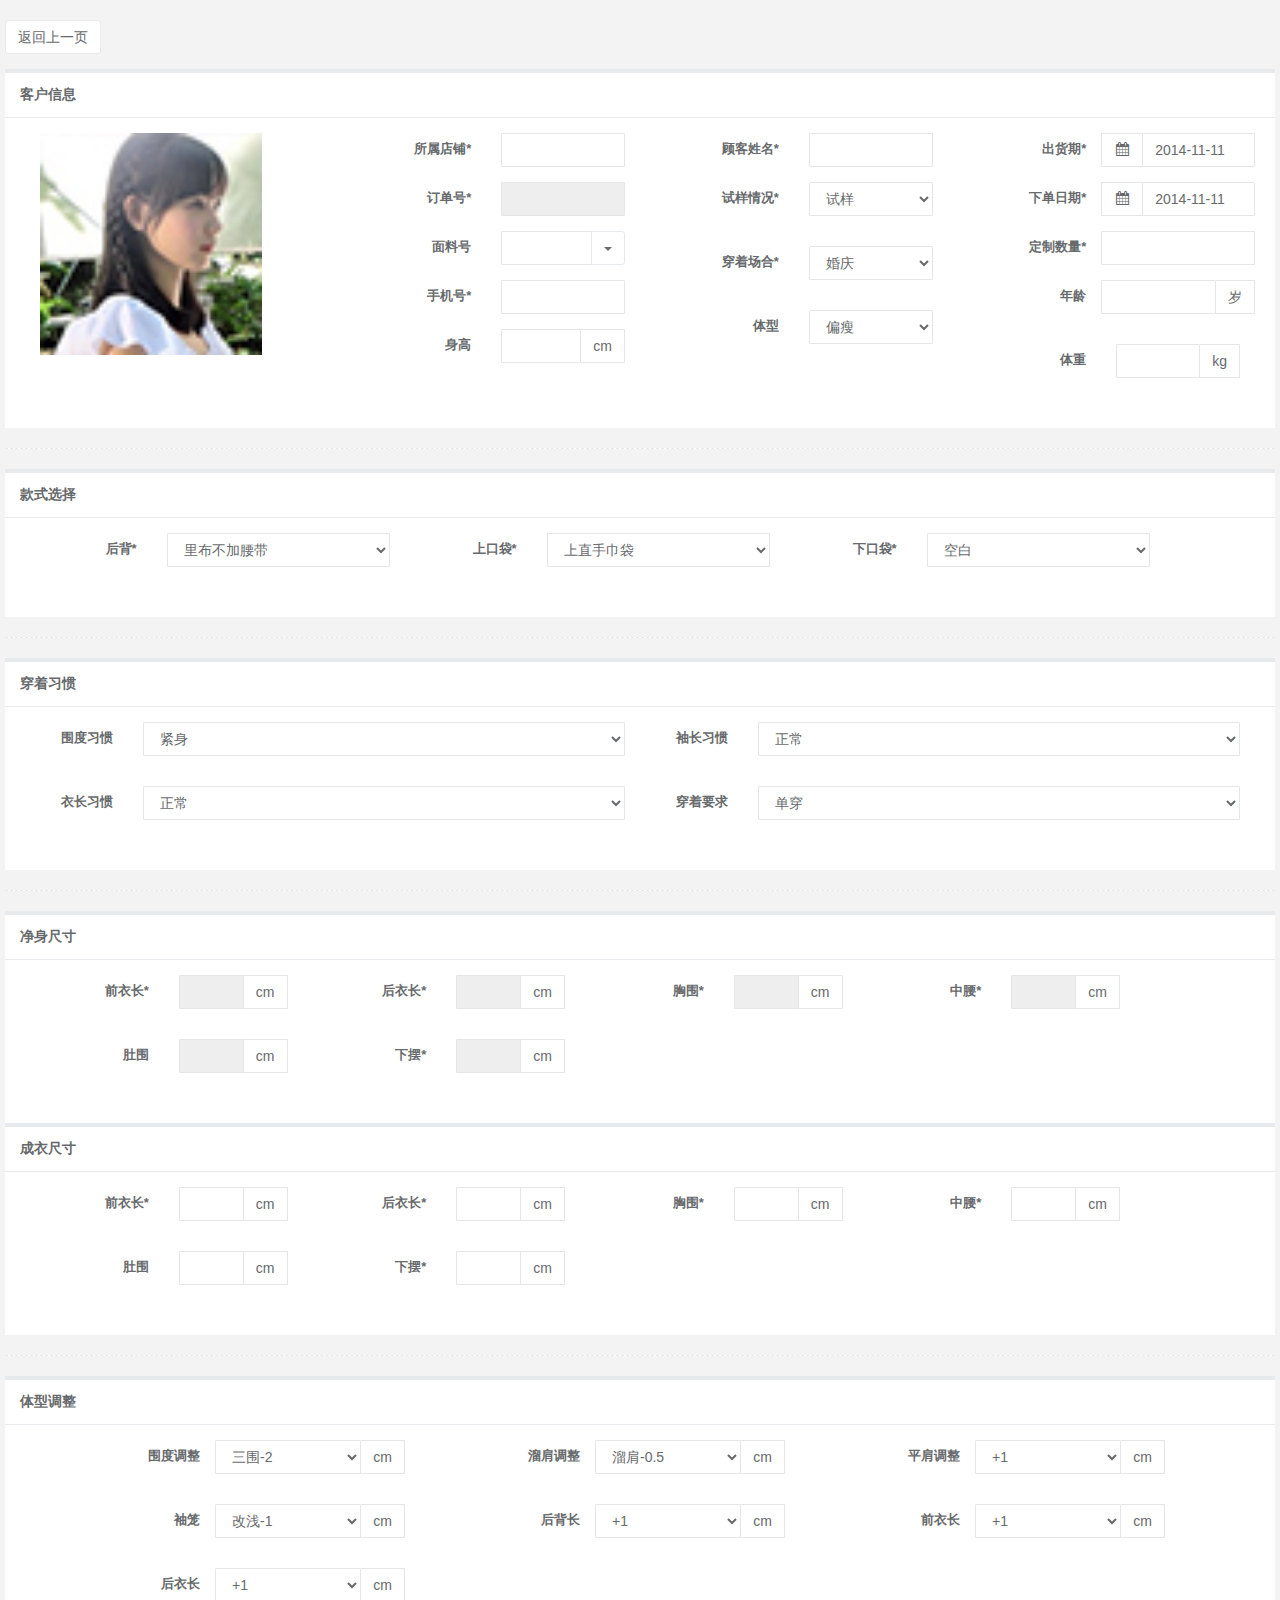
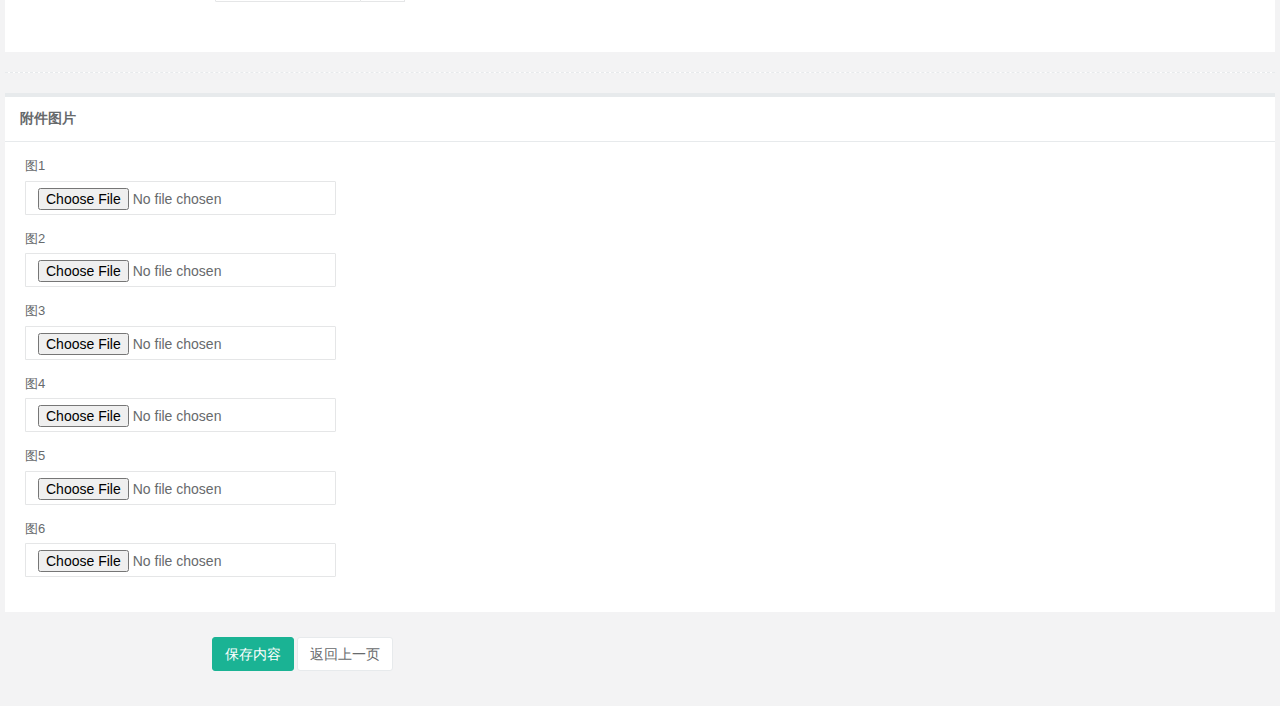
<file: single_order_majia2.html>
<!DOCTYPE html>
<html>

<head>

    <meta charset="utf-8">
    <meta name="viewport" content="width=device-width, initial-scale=1.0">
    

    <title>下单需求-女马甲</title>
    
    <link rel="shortcut icon" href="favicon.ico"> <link href="css/bootstrap.min.css?v=3.3.5" rel="stylesheet">
    <link href="css/font-awesome.min.css?v=4.4.0" rel="stylesheet">

    <!-- Morris -->
    <link href="css/plugins/morris/morris-0.4.3.min.css" rel="stylesheet">

    <!-- Gritter -->
    <link href="js/plugins/gritter/jquery.gritter.css" rel="stylesheet">
	<link href="css/plugins/iCheck/custom.css" rel="stylesheet">
    <link href="css/animate.min.css" rel="stylesheet">
    <link href="css/style.min.css?v=4.0.0" rel="stylesheet">
	<link href="css/singorder/iconfont.css" rel="stylesheet">
	<link href="css/plugins/datapicker/datepicker3.css" rel="stylesheet">
</head>

<body class="gray-bg">
<form method="get" class="form-horizontal">
    <div class="wrapper wrapper-content">
	
        <div class="row">
						<!--start这块是在新建订单的时候才会显示-->
						<div class="form-group">
							<div class="col-sm-4">
								
								<button class="btn btn-white" onclick="javascript:history.back()" >返回上一页</button>
							</div>
						
						
						</div>
						<!--end这块是在新建订单的时候才会显示-->
						<div class="ibox-title">
							<h5>客户信息 </h5>
							
						</div>
						<div class="ibox-content">
							<div class="col-sm-3">
								<img src="img/profile_small.jpg" width="80%"/>
								
							</div>
							<div class="col-sm-3">
								<div class="form-group">
									<label class="col-sm-6 control-label">所属店铺*</label>

									<div class="col-sm-6">
										<input type="text" class="form-control">
									</div>
								</div>
								<div class="form-group">
									<label class="col-sm-6 control-label">订单号*</label>

									<div class="col-sm-6">
										<input type="text" disabled class="form-control">
									</div>
								</div>
								<div class="form-group ">
									<label class="col-sm-6 control-label">面料号</label>

									<div class="col-sm-6">
										<div class="input-group">
											<input type="text" class="form-control" id="test_data">
											<div class="input-group-btn">
												<button type="button" class="btn btn-white dropdown-toggle" data-toggle="dropdown">
													<span class="caret"></span>
												</button>
												<ul class="dropdown-menu dropdown-menu-right" role="menu">
												</ul>
											</div>
											<!-- /btn-group -->
										</div>
									</div>
								</div>
								<div class="form-group">
									<label class="col-sm-6 control-label">手机号*</label>

									<div class="col-sm-6">
										<input type="text" class="form-control">
									</div>
								</div>
								<div class="form-group">
									<label class="col-sm-6 control-label">身高</label>

									<div class="col-sm-6">
										<div class="input-group m-b">
										<input type="text" class="form-control" name="account" /><span class="input-group-addon">cm</span>
										</div>

									</div>
								</div>
							</div>
							<div class="col-sm-3">
								<div class="form-group">
									<label class="col-sm-6 control-label">顾客姓名*</label>

									<div class="col-sm-6">
										<input type="text" class="form-control">
									</div>
								</div>
								<div class="form-group">
									<label class="col-sm-6 control-label">试样情况*</label>

									<div class="col-sm-6">
										<select class="form-control m-b" name="account">
											<option>试样</option>
											<option>不试样</option>
											
										</select>
									</div>
								</div>
								<div class="form-group">
									<label class="col-sm-6 control-label">穿着场合*</label>

									<div class="col-sm-6">
										<select class="form-control m-b" name="account">
											<option>婚庆</option>
											<option>会议</option>
											<option>职场</option>
											<option>商旅</option>
											<option>日常</option>
											<option>其它</option>
										</select>
									</div>
								</div>
								<div class="form-group">
									<label class="col-sm-6 control-label">体型</label>

									<div class="col-sm-6">
										<select class="form-control m-b" name="account">
											<option>偏瘦</option>
											<option>标准</option>
											<option>微胖</option>
											<option>肥胖</option>
											<option>健身体</option>
											
										</select>
									</div>
								</div>
								
							</div>
							<div class="col-sm-3">
								<div class="form-group" id="data_1">
									<label class="col-sm-6 control-label">出货期*</label>

									<div class="col-sm-6 input-group date">
										<span class="input-group-addon"><i class="fa fa-calendar"></i></span>
										<input type="text" class="form-control" value="2014-11-11">
									</div>
								</div>
								<div class="form-group" id="data_1">
									<label class="col-sm-6 control-label">下单日期*</label>

									<div class="col-sm-6 input-group date">
										<span class="input-group-addon"><i class="fa fa-calendar"></i></span>
										<input type="text" class="form-control" value="2014-11-11">
									</div>
								</div>
								<div class="form-group" >
									<label class="col-sm-6 control-label">定制数量*</label>

									<div class="col-sm-6 input-group date">
										<input type="text" class="form-control">
									</div>
								</div>
								<div class="form-group" >
									<label class="col-sm-6 control-label">年龄</label>

									
									<div class="col-sm-6 input-group m-b">
										<input type="text" class="form-control" name="account" /><span class="input-group-addon">岁</span>
									
									</div>
								</div>
								<div class="form-group">
									<label class="col-sm-6 control-label">体重</label>

									<div class="col-sm-6">
										<div class="input-group m-b">
										<input type="text" class="form-control" name="account" /><span class="input-group-addon">kg</span>
										</div>

									</div>
								</div>
							</div>
							
							<div class="clearfix"></div>
						</div>
					
					
				<div class="hr-line-dashed"></div>
				<div class="ibox float-e-margins">
						<div class="ibox-title">
							<h5>款式选择</h5>
							
						</div>
						<div class="ibox-content">
							
								<div class="form-group col-sm-4">
									<label class="col-sm-4 control-label">后背*</label>

									<div class="col-sm-8">
										<select class="form-control m-b" name="account">
											<option>里布不加腰带</option>
											<option>里布加腰带</option>
											<option>面料不加腰带</option>
											<option>面料加腰带</option>
											
										</select>

									</div>
								</div>	
								<div class="form-group col-sm-4">
									<label class="col-sm-4 control-label">上口袋*</label>

									<div class="col-sm-8">
										<select class="form-control m-b" name="account">
											<option>上直手巾袋</option>
											<option>上无口袋</option>
											
										</select>

									</div>
								</div>	
								<div class="form-group col-sm-4">
									<label class="col-sm-4 control-label">下口袋*</label>

									<div class="col-sm-8">
										<select class="form-control m-b" name="account">
											<option>空白</option>
											<option>平双开线袋</option>
											<option>平一字袋1.2cm</option>
											<option>平一字袋2cm</option>
											
										</select>

									</div>
								</div>
								
								
						
						<div class="clearfix"></div>
						</div>
					
					<div class="hr-line-dashed"></div>
						<div class="ibox-title">
							<h5>穿着习惯 </h5>
							
						</div>
						<div class="ibox-content">
							<div class="col-sm-6">
								<div class="form-group">
									<label class="col-sm-2 control-label">围度习惯</label>

									<div class="col-sm-10">
										<select class="form-control m-b" name="account">
											<option>紧身</option>
											<option>修身</option>
											<option>合体</option>
											<option>宽松</option>
											<option>肥大</option>
											
										</select>

									</div>
								</div>
								<div class="form-group">
									<label class="col-sm-2 control-label">衣长习惯</label>

									<div class="col-sm-10">
										<select class="form-control m-b" name="account">
											<option>正常</option>
											<option>偏短</option>
											<option>偏长</option>
										</select>

									</div>
								</div>
							</div>
							<div class="col-sm-6">
								<div class="form-group">
									<label class="col-sm-2 control-label">袖长习惯</label>

									<div class="col-sm-10">
										<select class="form-control m-b" name="account">
											<option>正常</option>
											<option>偏短</option>
											<option>偏长</option>
											
										</select>

									</div>
								</div>
								<div class="form-group">
									<label class="col-sm-2 control-label">穿着要求</label>

									<div class="col-sm-10">
										<select class="form-control m-b" name="account">
											<option>单穿</option>
											<option>加秋衣</option>
											<option>加保暖内衣</option>
											<option>加毛衣</option>
										</select>

									</div>
								</div>
							</div>
							<div class="clearfix"></div>
					</div>
					<div class="hr-line-dashed"></div>
					
					
						<div class="ibox-title">
							<h5>净身尺寸 </h5>
							
						</div>
						<div class="ibox-content">
							<div class="form-group col-sm-3">
								<label class="col-sm-6 control-label">前衣长*</label>

								<div class="col-sm-6">
									<div class="input-group m-b">
									<input type="text" class="form-control" name="account"  disabled /><span class="input-group-addon">cm</span>
									</div>

								</div>
							</div>
							<div class="form-group col-sm-3">
								<label class="col-sm-6 control-label">后衣长*</label>

								<div class="col-sm-6">
									<div class="input-group m-b">
									<input type="text" class="form-control" name="account"  disabled /><span class="input-group-addon">cm</span>
									</div>

								</div>
							</div>
							
							<div class="form-group col-sm-3">
								<label class="col-sm-6 control-label">胸围*</label>

								<div class="col-sm-6">
									<div class="input-group m-b">
									<input type="text" class="form-control" name="account"  disabled /><span class="input-group-addon">cm</span>
									</div>

								</div>
							</div>
							<div class="form-group col-sm-3">
								<label class="col-sm-6 control-label">中腰*</label>

								<div class="col-sm-6">
									<div class="input-group m-b">
									<input type="text" class="form-control" name="account"  disabled /><span class="input-group-addon">cm</span>
									</div>

								</div>
							</div>
							<div class="form-group col-sm-3">
								<label class="col-sm-6 control-label">肚围</label>

								<div class="col-sm-6">
									<div class="input-group m-b">
									<input type="text" class="form-control" name="account"  disabled /><span class="input-group-addon">cm</span>
									</div>

								</div>
							</div>
							<div class="form-group col-sm-3">
								<label class="col-sm-6 control-label">下摆*</label>

								<div class="col-sm-6">
									<div class="input-group m-b">
									<input type="text" class="form-control" name="account"  disabled /><span class="input-group-addon">cm</span>
									</div>

								</div>
							</div>
							<div class="clearfix"></div>
					</div>
					<div class="ibox-title">
							<h5>成衣尺寸 </h5>
							
						</div>
						<div class="ibox-content">
							
							<div class="form-group col-sm-3">
								<label class="col-sm-6 control-label">前衣长*</label>

								<div class="col-sm-6">
									<div class="input-group m-b">
									<input type="text" class="form-control" name="account" /><span class="input-group-addon">cm</span>
									</div>
								</div>
							</div>
							<div class="form-group col-sm-3">
								<label class="col-sm-6 control-label">后衣长*</label>

								<div class="col-sm-6">
									<div class="input-group m-b">
									<input type="text" class="form-control" name="account" /><span class="input-group-addon">cm</span>
									</div>
								</div>
							</div>
							
							<div class="form-group col-sm-3">
								<label class="col-sm-6 control-label">胸围*</label>

								<div class="col-sm-6">
									<div class="input-group m-b">
									<input type="text" class="form-control" name="account" /><span class="input-group-addon">cm</span>
									</div>
								</div>
							</div>
							<div class="form-group col-sm-3">
								<label class="col-sm-6 control-label">中腰*</label>

								<div class="col-sm-6">
									<div class="input-group m-b">
									<input type="text" class="form-control" name="account" /><span class="input-group-addon">cm</span>
									</div>
								</div>
							</div>
							<div class="form-group col-sm-3">
								<label class="col-sm-6 control-label">肚围</label>

								<div class="col-sm-6">
									<div class="input-group m-b">
									<input type="text" class="form-control" name="account" /><span class="input-group-addon">cm</span>
									</div>
								</div>
							</div>
							<div class="form-group col-sm-3">
								<label class="col-sm-6 control-label">下摆*</label>

								<div class="col-sm-6">
									<div class="input-group m-b">
									<input type="text" class="form-control" name="account" /><span class="input-group-addon">cm</span>
									</div>
								</div>
							</div>
							<div class="clearfix"></div>
					</div>
					<div class="hr-line-dashed"></div>
						
						<div class="ibox-title">
							<h5>体型调整 </h5>
							
						</div>
						<div class="ibox-content">
							<div class="form-group col-sm-4">
								<label class="col-sm-6 control-label">围度调整</label>

								<div class="input-group m-b">
									<select class="form-control" name="account">
										<option>三围-2</option>
										<option>三围+2</option>
										<option>胸围-2</option>
										<option>胸围+2</option>
										<option>中腰-2</option>
										<option>中腰+2</option>
										<option>下摆-2</option>
										<option>下摆+2</option>
										<option>下摆+4</option>
									</select> <span class="input-group-addon">cm</span>
								</div>
							</div>
							
							<div class="form-group col-sm-4">
								<label class="col-sm-6 control-label">溜肩调整</label>

								<div class="input-group m-b">
									<select class="form-control" name="account">
										<option>溜肩-0.5</option>
										<option>溜肩-1</option>
										<option>左溜肩-0.5</option>
										<option>左溜肩-1</option>
										<option>右溜肩-0.5</option>
										<option>右溜肩-1</option>
									</select> <span class="input-group-addon">cm</span>
								</div>
							</div>
							<div class="form-group col-sm-4">
								<label class="col-sm-6 control-label">平肩调整</label>

								<div class="input-group m-b">
									<select class="form-control" name="account">
										<option>+1</option>
										<option>+1.5</option>
										<option>+2</option>
										<option>+2.5</option>
										
									</select> <span class="input-group-addon">cm</span>
								</div>
							</div>
							
							<div class="form-group col-sm-4">
								<label class="col-sm-6 control-label">袖笼</label>

								<div class="input-group m-b">
									<select class="form-control" name="account">
										<option>改浅-1</option>
										<option>改浅-1.5</option>
										<option>改浅-2</option>
										<option>改深+1</option>
										<option>改深+1.5</option>
										<option>改深+2</option>
									</select> <span class="input-group-addon">cm</span>
								</div>
							</div>
							
							<div class="form-group col-sm-4">
								<label class="col-sm-6 control-label">后背长</label>

								<div class="input-group m-b">
									<select class="form-control" name="account">
										<option>+1</option>
										<option>+1.5</option>
										<option>+2</option>
										<option>-1</option>
										<option>-1.5</option>
										<option>-2</option>
									</select> <span class="input-group-addon">cm</span>
								</div>
							</div>
							<div class="form-group col-sm-4">
								<label class="col-sm-6 control-label">前衣长</label>

								<div class="input-group m-b">
									<select class="form-control" name="account">
										<option>+1</option>
										<option>+2</option>
										<option>+3</option>
										<option>-1</option>
										<option>-2</option>
										<option>-3</option>
									</select> <span class="input-group-addon">cm</span>
								</div>
							</div>
							
							<div class="form-group col-sm-4">
								<label class="col-sm-6 control-label">后衣长</label>

								<div class="input-group m-b">
									<select class="form-control" name="account">
										<option>+1</option>
										<option>+2</option>
										<option>+3</option>
										<option>-1</option>
										<option>-2</option>
										<option>-3</option>
									</select> <span class="input-group-addon">cm</span>
								</div>
							</div>
						<div class="clearfix"></div>
						</div>
				<div class="hr-line-dashed"></div>
						
						<div class="ibox-title">
							<h5>附件图片 </h5>
							
						</div>
						<div class="ibox-content">
						<div class="col-sm-12">
							<div class="input-group">
								<div id="file-pretty">
									<div class="form-group">
										<label class="font-noraml">图1</label>
										<input type="file" class="form-control">
									</div>
									<div class="form-group">
										<label class="font-noraml">图2</label>
										<input type="file" class="form-control">
									</div>
									<div class="form-group">
										<label class="font-noraml">图3</label>
										<input type="file" class="form-control">
									</div>
									<div class="form-group">
										<label class="font-noraml">图4</label>
										<input type="file" class="form-control">
									</div>
									<div class="form-group">
										<label class="font-noraml">图5</label>
										<input type="file" class="form-control">
									</div>
									<div class="form-group">
										<label class="font-noraml">图6</label>
										<input type="file" class="form-control">
									</div>
								</div>
							</div>	
						</div>
						
						<div class="clearfix"></div>
						</div>
						</div>
        <div class="row">
		<div class="form-group">
			<div class="col-sm-4 col-sm-offset-2">
				<button class="btn btn-primary closebtn" type="submit">保存内容</button>
				<!--start这块是在新建订单的时候才会显示-->
				<button class="btn btn-white" onclick="javascript:history.back()" >返回上一页</button>
				<!--end这块是在新建订单的时候才会显示-->
			</div>
		</div>
		
		</div>
		</form>
    </div>

    <script src="js/jquery.min.js?v=2.1.4"></script>
    <script src="js/bootstrap.min.js?v=3.3.5"></script>
	<script src="js/plugins/iCheck/icheck.min.js"></script>
	<script src="js/plugins/suggest/bootstrap-suggest.min.js"></script>
	<script src="js/plugins/datapicker/bootstrap-datepicker.js"></script>
	<script src="js/plugins/prettyfile/bootstrap-prettyfile.js"></script>
    <script>
		var index = parent.layer.getFrameIndex(window.name);
        $(document).ready(function(){
		$("#data_1 .input-group.date").datepicker({
			todayBtn: "linked",
			keyboardNavigation: !1,
			forceParse: !1,
			calendarWeeks: !0,
			autoclose: !0
		})
		$(".i-checks").iCheck({checkboxClass:"icheckbox_square-green",radioClass:"iradio_square-green",})
		 
		 var testdataBsSuggest = $("#test_data").bsSuggest({
			
			data: {
				"value": [{
					
					"word": "LTC 23146-700",
					
				}, {
					
					"word": "LTC 23141-700",
					
				}, {
					
					"word": "LTC 23367-700",
					
				}, {
					
					"word": "LTC 23370-400",
					
				}],
				"defaults": ""
			}
		 });
		
		 var color = $.get('color.json',function(e){
			
			 $("#color").bsSuggest({
				
				data: {
					"value": e,
					"defaults": "000000"
				}
			 });
		 },'json');
		 
		 $('#file-pretty input[type="file"]').prettyFile()
		});
		$('.closebtn').click(function(){
			//console.log(parent.frames['layui-layer-iframe'+index].);
			parent.location.reload();
			parent.layer.close(index);
			
		})
		
    </script>
   
</body>

</html>
</file>
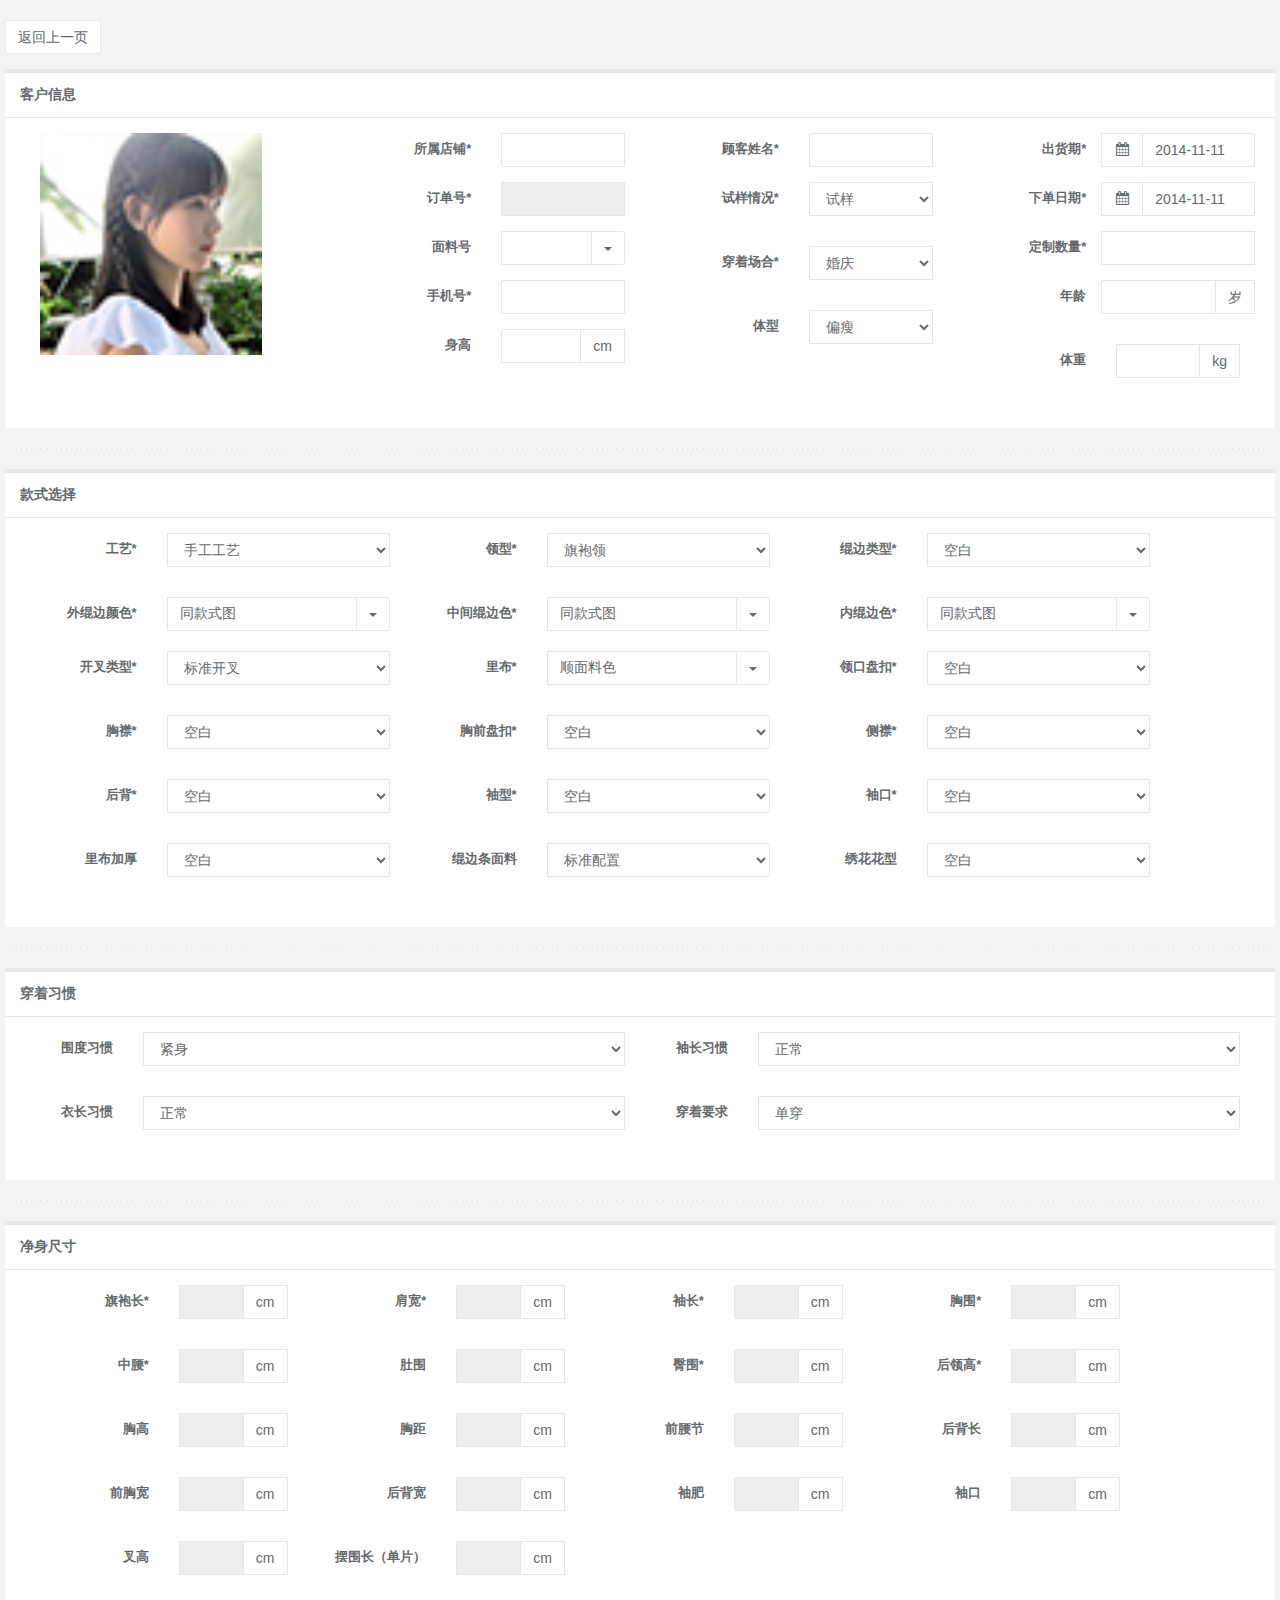
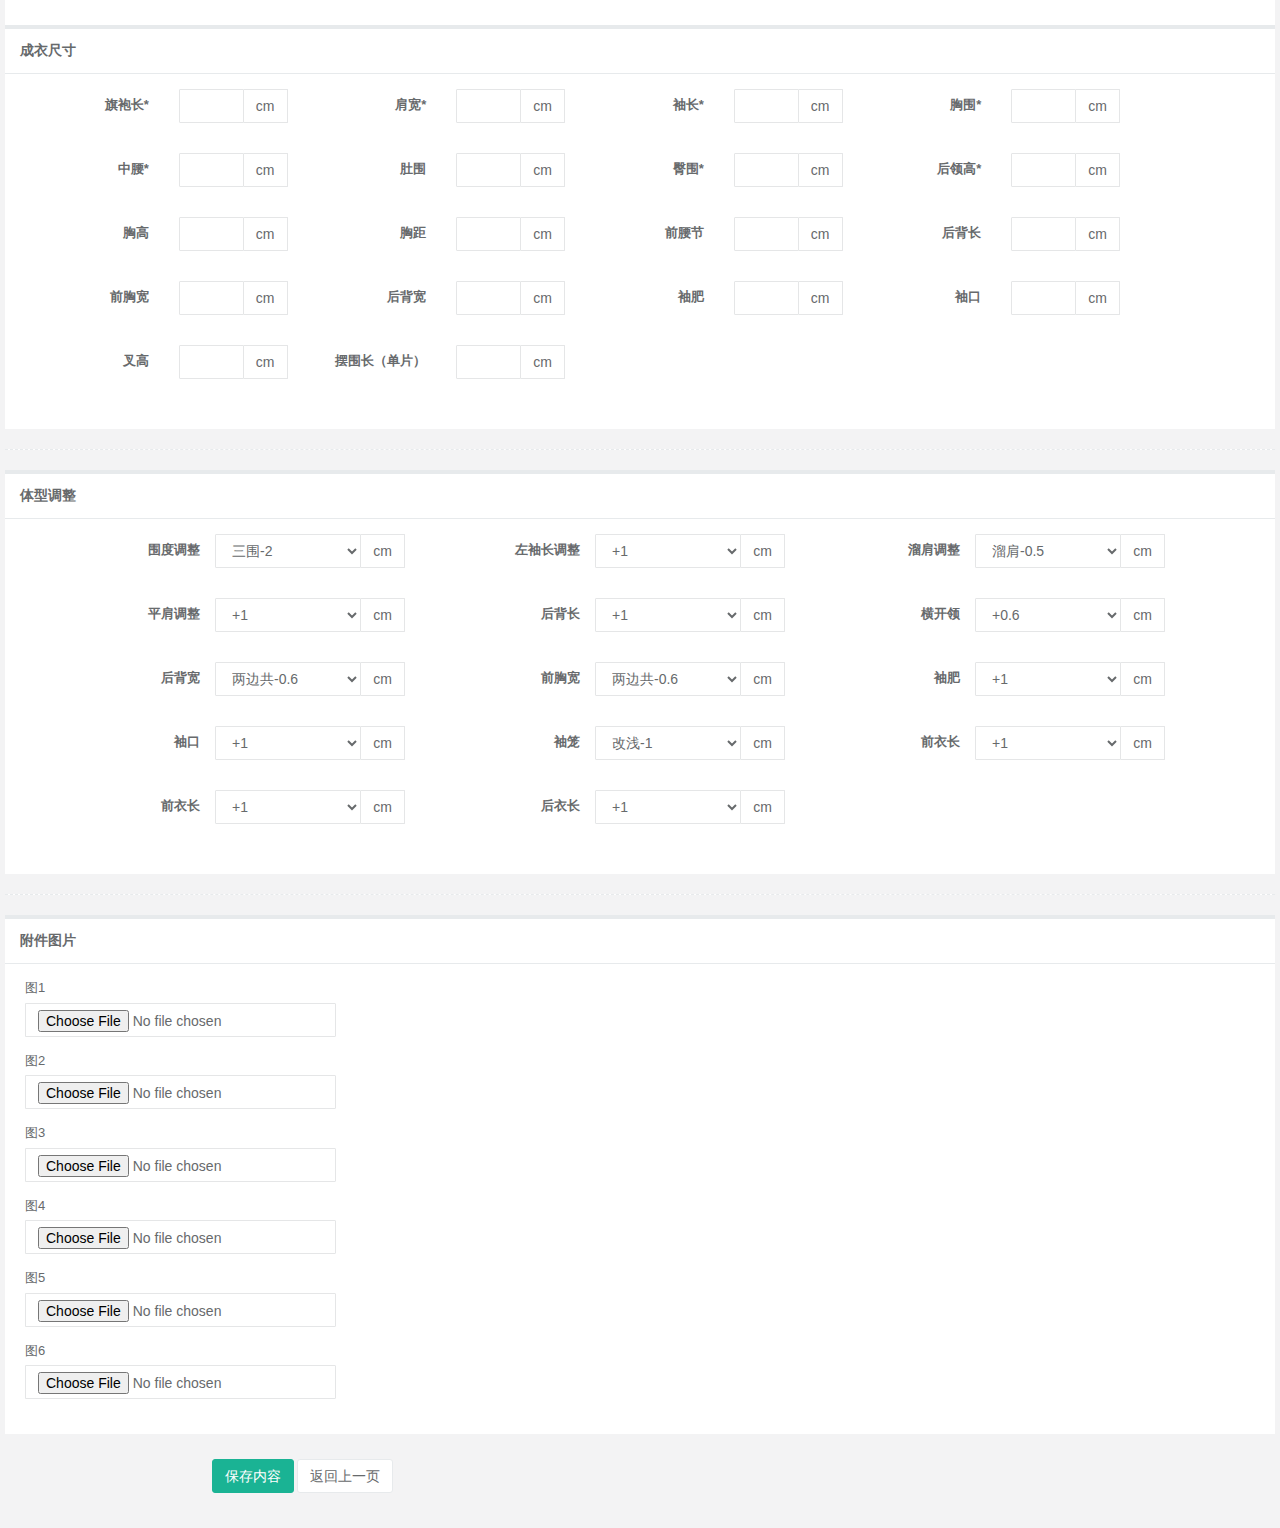
<file: single_order_qipao.html>
<!DOCTYPE html>
<html>

<head>

    <meta charset="utf-8">
    <meta name="viewport" content="width=device-width, initial-scale=1.0">
    

    <title>下单需求-旗袍</title>
    
    <link rel="shortcut icon" href="favicon.ico"> <link href="css/bootstrap.min.css?v=3.3.5" rel="stylesheet">
    <link href="css/font-awesome.min.css?v=4.4.0" rel="stylesheet">

    <!-- Morris -->
    <link href="css/plugins/morris/morris-0.4.3.min.css" rel="stylesheet">

    <!-- Gritter -->
    <link href="js/plugins/gritter/jquery.gritter.css" rel="stylesheet">
	<link href="css/plugins/iCheck/custom.css" rel="stylesheet">
    <link href="css/animate.min.css" rel="stylesheet">
    <link href="css/style.min.css?v=4.0.0" rel="stylesheet">
	<link href="css/singorder/iconfont.css" rel="stylesheet">
	<link href="css/plugins/datapicker/datepicker3.css" rel="stylesheet">
</head>

<body class="gray-bg">
<form method="get" class="form-horizontal">
    <div class="wrapper wrapper-content">
	
        <div class="row">
						<!--start这块是在新建订单的时候才会显示-->
						<div class="form-group">
							<div class="col-sm-4">
								
								<button class="btn btn-white" onclick="javascript:history.back()" >返回上一页</button>
							</div>
						
						
						</div>
						<!--end这块是在新建订单的时候才会显示-->
						<div class="ibox-title">
							<h5>客户信息 </h5>
							
						</div>
						<div class="ibox-content">
							<div class="col-sm-3">
								<img src="img/profile_small.jpg" width="80%"/>
								
							</div>
							<div class="col-sm-3">
								<div class="form-group">
									<label class="col-sm-6 control-label">所属店铺*</label>

									<div class="col-sm-6">
										<input type="text" class="form-control">
									</div>
								</div>
								<div class="form-group">
									<label class="col-sm-6 control-label">订单号*</label>

									<div class="col-sm-6">
										<input type="text" disabled class="form-control">
									</div>
								</div>
								<div class="form-group ">
									<label class="col-sm-6 control-label">面料号</label>

									<div class="col-sm-6">
										<div class="input-group">
											<input type="text" class="form-control" id="test_data">
											<div class="input-group-btn">
												<button type="button" class="btn btn-white dropdown-toggle" data-toggle="dropdown">
													<span class="caret"></span>
												</button>
												<ul class="dropdown-menu dropdown-menu-right" role="menu">
												</ul>
											</div>
											<!-- /btn-group -->
										</div>
									</div>
								</div>
								<div class="form-group">
									<label class="col-sm-6 control-label">手机号*</label>

									<div class="col-sm-6">
										<input type="text" class="form-control">
									</div>
								</div>
								<div class="form-group">
									<label class="col-sm-6 control-label">身高</label>

									<div class="col-sm-6">
										<div class="input-group m-b">
										<input type="text" class="form-control" name="account" /><span class="input-group-addon">cm</span>
										</div>

									</div>
								</div>
							</div>
							<div class="col-sm-3">
								<div class="form-group">
									<label class="col-sm-6 control-label">顾客姓名*</label>

									<div class="col-sm-6">
										<input type="text" class="form-control">
									</div>
								</div>
								<div class="form-group">
									<label class="col-sm-6 control-label">试样情况*</label>

									<div class="col-sm-6">
										<select class="form-control m-b" name="account">
											<option>试样</option>
											<option>不试样</option>
											
										</select>
									</div>
								</div>
								<div class="form-group">
									<label class="col-sm-6 control-label">穿着场合*</label>

									<div class="col-sm-6">
										<select class="form-control m-b" name="account">
											<option>婚庆</option>
											<option>会议</option>
											<option>职场</option>
											<option>商旅</option>
											<option>日常</option>
											<option>其它</option>
										</select>
									</div>
								</div>
								<div class="form-group">
									<label class="col-sm-6 control-label">体型</label>

									<div class="col-sm-6">
										<select class="form-control m-b" name="account">
											<option>偏瘦</option>
											<option>标准</option>
											<option>微胖</option>
											<option>肥胖</option>
											<option>健身体</option>
											
										</select>
									</div>
								</div>
								
							</div>
							<div class="col-sm-3">
								<div class="form-group" id="data_1">
									<label class="col-sm-6 control-label">出货期*</label>

									<div class="col-sm-6 input-group date">
										<span class="input-group-addon"><i class="fa fa-calendar"></i></span>
										<input type="text" class="form-control" value="2014-11-11">
									</div>
								</div>
								<div class="form-group" id="data_1">
									<label class="col-sm-6 control-label">下单日期*</label>

									<div class="col-sm-6 input-group date">
										<span class="input-group-addon"><i class="fa fa-calendar"></i></span>
										<input type="text" class="form-control" value="2014-11-11">
									</div>
								</div>
								<div class="form-group" >
									<label class="col-sm-6 control-label">定制数量*</label>

									<div class="col-sm-6 input-group date">
										<input type="text" class="form-control">
									</div>
								</div>
								<div class="form-group" >
									<label class="col-sm-6 control-label">年龄</label>

									
									<div class="col-sm-6 input-group m-b">
										<input type="text" class="form-control" name="account" /><span class="input-group-addon">岁</span>
									
									</div>
								</div>
								<div class="form-group">
									<label class="col-sm-6 control-label">体重</label>

									<div class="col-sm-6">
										<div class="input-group m-b">
										<input type="text" class="form-control" name="account" /><span class="input-group-addon">kg</span>
										</div>

									</div>
								</div>
							</div>
							
							<div class="clearfix"></div>
						</div>
					
					
				<div class="hr-line-dashed"></div>
				<div class="ibox float-e-margins">
						<div class="ibox-title">
							<h5>款式选择</h5>
							
						</div>
						<div class="ibox-content">
							
								<div class="form-group col-sm-4">
									<label class="col-sm-4 control-label">工艺*</label>

									<div class="col-sm-8">
										<select class="form-control m-b" name="account">
											<option>手工工艺</option>
											<option>流水工艺</option>
										</select>

									</div>
								</div>	
								<div class="form-group col-sm-4">
									<label class="col-sm-4 control-label">领型*</label>

									<div class="col-sm-8">
										<select class="form-control m-b" name="account">
											<option>旗袍领</option>
											<option>无领</option>
											<option>龙凤翻领</option>
										</select>

									</div>
								</div>	
								<div class="form-group col-sm-4">
									<label class="col-sm-4 control-label">绲边类型*</label>

									<div class="col-sm-8">
										<select class="form-control m-b" name="account">
											<option>空白</option>
											<option>无绲边</option>
											<option>单绲边(0.5cm)</option>
											<option>等宽双绲边（0.5无间隙）</option>
											<option>等宽双绲边（0.5cm间隙）</option>
											<option>京派双绲边（外2.0，内0.5，间隙0.5cm）</option>
											<option>双绲边（0.5cm单绲+0.2牙边无间隙）</option>
											<option>三绲边（外0.5，中间0.2，内0.5，无间隙）</option>
											<option>等宽三绲边（各0.5cm，间隙0.5）</option>
											<option>三绲边（外1.5cm，中、内各0.5cm，间隙0.5）</option>
											<option>其它类型</option>
										</select>

									</div>
								</div>
								<div class="form-group col-sm-4">
									<label class="col-sm-4 control-label">外绲边颜色*</label>

									<div class="col-sm-8">
										<div class="input-group">
											<input type="text" class="form-control color2"  value='同款式图'>
											<div class="input-group-btn">
												<button type="button" class="btn btn-white dropdown-toggle" data-toggle="dropdown">
													<span class="caret"></span>
												</button>
												<ul class="dropdown-menu dropdown-menu-right" role="menu">
												</ul>
											</div>
											<!-- /btn-group -->
										</div>

									</div>
								</div>	
								<div class="form-group col-sm-4">
									<label class="col-sm-4 control-label">中间绲边色*</label>

									<div class="col-sm-8">
										<div class="input-group">
											<input type="text" class="form-control color2"  value='同款式图'>
											<div class="input-group-btn">
												<button type="button" class="btn btn-white dropdown-toggle" data-toggle="dropdown">
													<span class="caret"></span>
												</button>
												<ul class="dropdown-menu dropdown-menu-right" role="menu">
												</ul>
											</div>
											<!-- /btn-group -->
										</div>

									</div>
								</div>	
								<div class="form-group col-sm-4">
									<label class="col-sm-4 control-label">内绲边色*</label>

									<div class="col-sm-8">
										<div class="input-group">
											<input type="text" class="form-control color2"  value='同款式图'>
											<div class="input-group-btn">
												<button type="button" class="btn btn-white dropdown-toggle" data-toggle="dropdown">
													<span class="caret"></span>
												</button>
												<ul class="dropdown-menu dropdown-menu-right" role="menu">
												</ul>
											</div>
											<!-- /btn-group -->
										</div>

									</div>
								</div>
								<div class="form-group col-sm-4">
									<label class="col-sm-4 control-label">开叉类型*</label>

									<div class="col-sm-8">
										<select class="form-control m-b" name="account">
											<option>标准开叉</option>
											<option>标准高开1.5cm</option>
											<option>标准高开2cm</option>
											<option>标准低开1.5cm</option>
											<option>标准低开2cm</option>
										</select>

									</div>
								</div>
								<div class="form-group col-sm-4">
									<label class="col-sm-4 control-label">里布*</label>

									<div class="col-sm-8">
										<div class="input-group">
											<input type="text" class="form-control color"  value='顺面料色'>
											<div class="input-group-btn">
												<button type="button" class="btn btn-white dropdown-toggle" data-toggle="dropdown">
													<span class="caret"></span>
												</button>
												<ul class="dropdown-menu dropdown-menu-right" role="menu">
												</ul>
											</div>
											<!-- /btn-group -->
										</div>

									</div>
								</div>
								<div class="form-group col-sm-4">
									<label class="col-sm-4 control-label">领口盘扣*</label>

									<div class="col-sm-8">
										<select class="form-control m-b" name="account">
											<option>空白</option>
											<option>1对1字扣</option>
											<option>2对1字扣</option>
											<option>3对1字扣</option>
											<option>1对小花扣</option>
											<option>1对琵琶扣</option>
											<option>无盘扣</option>
										</select>

									</div>
								</div>
								<div class="form-group col-sm-4">
									<label class="col-sm-4 control-label">胸襟*</label>

									<div class="col-sm-8">
										<select class="form-control m-b" name="account">
											<option>空白</option>
											<option>直角胸襟</option>
											<option>半圆胸襟</option>
											<option>无襟</option>
											
										</select>

									</div>
								</div>
								<div class="form-group col-sm-4">
									<label class="col-sm-4 control-label">胸前盘扣*</label>

									<div class="col-sm-8">
										<select class="form-control m-b" name="account">
											<option>空白</option>
											<option>1对1字扣</option>
											<option>1对空心大花扣</option>
											<option>1对实心大花扣</option>
											<option>2对1字扣</option>
											<option>3对1字扣</option>
											<option>无盘扣</option>
										</select>

									</div>
								</div>
								<div class="form-group col-sm-4">
									<label class="col-sm-4 control-label">侧襟*</label>

									<div class="col-sm-8">
										<select class="form-control m-b" name="account">
											<option>空白</option>
											<option>无侧襟</option>
											<option>1字真侧襟</option>
											<option>1字装饰侧襟</option>
										
										</select>

									</div>
								</div>
								<div class="form-group col-sm-4">
									<label class="col-sm-4 control-label">后背*</label>

									<div class="col-sm-8">
										<select class="form-control m-b" name="account">
											<option>空白</option>
											<option>有后中拉链</option>
											<option>无后中拉链</option>
											<option>后背订包扣</option>
										</select>

									</div>
								</div>
								<div class="form-group col-sm-4">
									<label class="col-sm-4 control-label">袖型*</label>

									<div class="col-sm-8">
										<select class="form-control m-b" name="account">
											<option>空白</option>
											<option>短袖</option>
											<option>中袖</option>
											<option>七分袖</option>
											<option>半月袖</option>
											<option>无袖</option>
											<option>长袖</option>
										</select>

									</div>
								</div>
								<div class="form-group col-sm-4">
									<label class="col-sm-4 control-label">袖口*</label>

									<div class="col-sm-8">
										<select class="form-control m-b" name="account">
											<option>空白</option>
											<option>平角袖口</option>
											<option>平角+1字扣</option>
											<option>马蹄袖+1字扣</option>
											
										</select>

									</div>
								</div>
								<div class="form-group col-sm-4">
									<label class="col-sm-4 control-label">里布加厚</label>

									<div class="col-sm-8">
										<select class="form-control m-b" name="account">
											<option>空白</option>
											<option>标准里布</option>
											<option>加厚为16mm（150元）</option>
										</select>

									</div>
								</div>
								<div class="form-group col-sm-4">
									<label class="col-sm-4 control-label">绲边条面料</label>

									<div class="col-sm-8">
										<select class="form-control m-b" name="account">
											<option>标准配置</option>
											<option>单条配真丝（150元）</option>
											<option>两条配真丝（300元）</option>
											<option>三条配真丝（450元）</option>
										</select>

									</div>
								</div>
								<div class="form-group col-sm-4">
									<label class="col-sm-4 control-label">绣花花型</label>

									<div class="col-sm-8">
										<select class="form-control m-b" name="account">
											<option>空白</option>
											<option>上传花型图（2-3张）</option>
											
										</select>

									</div>
								</div>
								
								
						
						<div class="clearfix"></div>
						</div>
					
					<div class="hr-line-dashed"></div>
						<div class="ibox-title">
							<h5>穿着习惯 </h5>
							
						</div>
						<div class="ibox-content">
							<div class="col-sm-6">
								<div class="form-group">
									<label class="col-sm-2 control-label">围度习惯</label>

									<div class="col-sm-10">
										<select class="form-control m-b" name="account">
											<option>紧身</option>
											<option>修身</option>
											<option>合体</option>
											<option>宽松</option>
											<option>肥大</option>
											
										</select>

									</div>
								</div>
								<div class="form-group">
									<label class="col-sm-2 control-label">衣长习惯</label>

									<div class="col-sm-10">
										<select class="form-control m-b" name="account">
											<option>正常</option>
											<option>偏短</option>
											<option>偏长</option>
										</select>

									</div>
								</div>
							</div>
							<div class="col-sm-6">
								<div class="form-group">
									<label class="col-sm-2 control-label">袖长习惯</label>

									<div class="col-sm-10">
										<select class="form-control m-b" name="account">
											<option>正常</option>
											<option>偏短</option>
											<option>偏长</option>
											
										</select>

									</div>
								</div>
								<div class="form-group">
									<label class="col-sm-2 control-label">穿着要求</label>

									<div class="col-sm-10">
										<select class="form-control m-b" name="account">
											<option>单穿</option>
											<option>加秋衣</option>
											<option>加保暖内衣</option>
											<option>加毛衣</option>
										</select>

									</div>
								</div>
							</div>
							<div class="clearfix"></div>
					</div>
					<div class="hr-line-dashed"></div>
					
					
						<div class="ibox-title">
							<h5>净身尺寸 </h5>
							
						</div>
						<div class="ibox-content">
							<div class="form-group col-sm-3">
								<label class="col-sm-6 control-label">旗袍长*</label>

								<div class="col-sm-6">
									<div class="input-group m-b">
									<input type="text" class="form-control" name="account"  disabled /><span class="input-group-addon">cm</span>
									</div>

								</div>
							</div>
							<div class="form-group col-sm-3">
								<label class="col-sm-6 control-label">肩宽*</label>

								<div class="col-sm-6">
									<div class="input-group m-b">
									<input type="text" class="form-control" name="account"  disabled /><span class="input-group-addon">cm</span>
									</div>

								</div>
							</div>
							<div class="form-group col-sm-3">
								<label class="col-sm-6 control-label">袖长*</label>

								<div class="col-sm-6">
									<div class="input-group m-b">
									<input type="text" class="form-control" name="account"  disabled /><span class="input-group-addon">cm</span>
									</div>

								</div>
							</div>
							<div class="form-group col-sm-3">
								<label class="col-sm-6 control-label">胸围*</label>

								<div class="col-sm-6">
									<div class="input-group m-b">
									<input type="text" class="form-control" name="account"  disabled /><span class="input-group-addon">cm</span>
									</div>

								</div>
							</div>
							<div class="form-group col-sm-3">
								<label class="col-sm-6 control-label">中腰*</label>

								<div class="col-sm-6">
									<div class="input-group m-b">
									<input type="text" class="form-control" name="account"  disabled /><span class="input-group-addon">cm</span>
									</div>

								</div>
							</div>
							<div class="form-group col-sm-3">
								<label class="col-sm-6 control-label">肚围</label>

								<div class="col-sm-6">
									<div class="input-group m-b">
									<input type="text" class="form-control" name="account"  disabled /><span class="input-group-addon">cm</span>
									</div>

								</div>
							</div>
							<div class="form-group col-sm-3">
								<label class="col-sm-6 control-label">臀围*</label>

								<div class="col-sm-6">
									<div class="input-group m-b">
									<input type="text" class="form-control" name="account"  disabled /><span class="input-group-addon">cm</span>
									</div>

								</div>
							</div>
							<div class="form-group col-sm-3">
								<label class="col-sm-6 control-label">后领高*</label>

								<div class="col-sm-6">
									<div class="input-group m-b">
									<input type="text" class="form-control" name="account"  disabled /><span class="input-group-addon">cm</span>
									</div>

								</div>
							</div>
							<div class="form-group col-sm-3">
								<label class="col-sm-6 control-label">胸高</label>

								<div class="col-sm-6">
									<div class="input-group m-b">
									<input type="text" class="form-control" name="account"  disabled /><span class="input-group-addon">cm</span>
									</div>

								</div>
							</div>
							<div class="form-group col-sm-3">
								<label class="col-sm-6 control-label">胸距</label>

								<div class="col-sm-6">
									<div class="input-group m-b">
									<input type="text" class="form-control" name="account"  disabled /><span class="input-group-addon">cm</span>
									</div>

								</div>
							</div>
							<div class="form-group col-sm-3">
								<label class="col-sm-6 control-label">前腰节</label>

								<div class="col-sm-6">
									<div class="input-group m-b">
									<input type="text" class="form-control" name="account"  disabled /><span class="input-group-addon">cm</span>
									</div>

								</div>
							</div>
							<div class="form-group col-sm-3">
								<label class="col-sm-6 control-label">后背长</label>

								<div class="col-sm-6">
									<div class="input-group m-b">
									<input type="text" class="form-control" name="account"  disabled /><span class="input-group-addon">cm</span>
									</div>

								</div>
							</div>
							<div class="form-group col-sm-3">
								<label class="col-sm-6 control-label">前胸宽</label>

								<div class="col-sm-6">
									<div class="input-group m-b">
									<input type="text" class="form-control" name="account"  disabled /><span class="input-group-addon">cm</span>
									</div>

								</div>
							</div>
							<div class="form-group col-sm-3">
								<label class="col-sm-6 control-label">后背宽</label>

								<div class="col-sm-6">
									<div class="input-group m-b">
									<input type="text" class="form-control" name="account"  disabled /><span class="input-group-addon">cm</span>
									</div>

								</div>
							</div>
							<div class="form-group col-sm-3">
								<label class="col-sm-6 control-label">袖肥</label>

								<div class="col-sm-6">
									<div class="input-group m-b">
									<input type="text" class="form-control" name="account"  disabled /><span class="input-group-addon">cm</span>
									</div>

								</div>
							</div>
							<div class="form-group col-sm-3">
								<label class="col-sm-6 control-label">袖口</label>

								<div class="col-sm-6">
									<div class="input-group m-b">
									<input type="text" class="form-control" name="account"  disabled /><span class="input-group-addon">cm</span>
									</div>

								</div>
							</div>
							<div class="form-group col-sm-3">
								<label class="col-sm-6 control-label">叉高</label>

								<div class="col-sm-6">
									<div class="input-group m-b">
									<input type="text" class="form-control" name="account"  disabled /><span class="input-group-addon">cm</span>
									</div>

								</div>
							</div>
							<div class="form-group col-sm-3">
								<label class="col-sm-6 control-label">摆围长（单片）</label>

								<div class="col-sm-6">
									<div class="input-group m-b">
									<input type="text" class="form-control" name="account"  disabled /><span class="input-group-addon">cm</span>
									</div>

								</div>
							</div>
							<div class="clearfix"></div>
					</div>
					<div class="ibox-title">
							<h5>成衣尺寸 </h5>
							
						</div>
						<div class="ibox-content">
							
							<div class="form-group col-sm-3">
								<label class="col-sm-6 control-label">旗袍长*</label>

								<div class="col-sm-6">
									<div class="input-group m-b">
									<input type="text" class="form-control" name="account" /><span class="input-group-addon">cm</span>
									</div>

								</div>
							</div>
							<div class="form-group col-sm-3">
								<label class="col-sm-6 control-label">肩宽*</label>

								<div class="col-sm-6">
									<div class="input-group m-b">
									<input type="text" class="form-control" name="account" /><span class="input-group-addon">cm</span>
									</div>

								</div>
							</div>
							<div class="form-group col-sm-3">
								<label class="col-sm-6 control-label">袖长*</label>

								<div class="col-sm-6">
									<div class="input-group m-b">
									<input type="text" class="form-control" name="account" /><span class="input-group-addon">cm</span>
									</div>

								</div>
							</div>
							<div class="form-group col-sm-3">
								<label class="col-sm-6 control-label">胸围*</label>

								<div class="col-sm-6">
									<div class="input-group m-b">
									<input type="text" class="form-control" name="account" /><span class="input-group-addon">cm</span>
									</div>

								</div>
							</div>
							<div class="form-group col-sm-3">
								<label class="col-sm-6 control-label">中腰*</label>

								<div class="col-sm-6">
									<div class="input-group m-b">
									<input type="text" class="form-control" name="account" /><span class="input-group-addon">cm</span>
									</div>

								</div>
							</div>
							<div class="form-group col-sm-3">
								<label class="col-sm-6 control-label">肚围</label>

								<div class="col-sm-6">
									<div class="input-group m-b">
									<input type="text" class="form-control" name="account" /><span class="input-group-addon">cm</span>
									</div>

								</div>
							</div>
							<div class="form-group col-sm-3">
								<label class="col-sm-6 control-label">臀围*</label>

								<div class="col-sm-6">
									<div class="input-group m-b">
									<input type="text" class="form-control" name="account"  /><span class="input-group-addon">cm</span>
									</div>

								</div>
							</div>
							<div class="form-group col-sm-3">
								<label class="col-sm-6 control-label">后领高*</label>

								<div class="col-sm-6">
									<div class="input-group m-b">
									<input type="text" class="form-control" name="account" /><span class="input-group-addon">cm</span>
									</div>

								</div>
							</div>
							<div class="form-group col-sm-3">
								<label class="col-sm-6 control-label">胸高</label>

								<div class="col-sm-6">
									<div class="input-group m-b">
									<input type="text" class="form-control" name="account" /><span class="input-group-addon">cm</span>
									</div>

								</div>
							</div>
							<div class="form-group col-sm-3">
								<label class="col-sm-6 control-label">胸距</label>

								<div class="col-sm-6">
									<div class="input-group m-b">
									<input type="text" class="form-control" name="account" /><span class="input-group-addon">cm</span>
									</div>

								</div>
							</div>
							<div class="form-group col-sm-3">
								<label class="col-sm-6 control-label">前腰节</label>

								<div class="col-sm-6">
									<div class="input-group m-b">
									<input type="text" class="form-control" name="account" /><span class="input-group-addon">cm</span>
									</div>

								</div>
							</div>
							<div class="form-group col-sm-3">
								<label class="col-sm-6 control-label">后背长</label>

								<div class="col-sm-6">
									<div class="input-group m-b">
									<input type="text" class="form-control" name="account" /><span class="input-group-addon">cm</span>
									</div>

								</div>
							</div>
							<div class="form-group col-sm-3">
								<label class="col-sm-6 control-label">前胸宽</label>

								<div class="col-sm-6">
									<div class="input-group m-b">
									<input type="text" class="form-control" name="account" /><span class="input-group-addon">cm</span>
									</div>

								</div>
							</div>
							<div class="form-group col-sm-3">
								<label class="col-sm-6 control-label">后背宽</label>

								<div class="col-sm-6">
									<div class="input-group m-b">
									<input type="text" class="form-control" name="account" /><span class="input-group-addon">cm</span>
									</div>

								</div>
							</div>
							<div class="form-group col-sm-3">
								<label class="col-sm-6 control-label">袖肥</label>

								<div class="col-sm-6">
									<div class="input-group m-b">
									<input type="text" class="form-control" name="account" /><span class="input-group-addon">cm</span>
									</div>

								</div>
							</div>
							<div class="form-group col-sm-3">
								<label class="col-sm-6 control-label">袖口</label>

								<div class="col-sm-6">
									<div class="input-group m-b">
									<input type="text" class="form-control" name="account" /><span class="input-group-addon">cm</span>
									</div>

								</div>
							</div>
							<div class="form-group col-sm-3">
								<label class="col-sm-6 control-label">叉高</label>

								<div class="col-sm-6">
									<div class="input-group m-b">
									<input type="text" class="form-control" name="account" /><span class="input-group-addon">cm</span>
									</div>

								</div>
							</div>
							<div class="form-group col-sm-3">
								<label class="col-sm-6 control-label">摆围长（单片）</label>

								<div class="col-sm-6">
									<div class="input-group m-b">
									<input type="text" class="form-control" name="account" /><span class="input-group-addon">cm</span>
									</div>

								</div>
							</div>
							<div class="clearfix"></div>
					</div>
					<div class="hr-line-dashed"></div>
						
						<div class="ibox-title">
							<h5>体型调整 </h5>
							
						</div>
						<div class="ibox-content">
							<div class="form-group col-sm-4">
								<label class="col-sm-6 control-label">围度调整</label>

								<div class="input-group m-b">
									<select class="form-control" name="account">
										<option>三围-2</option>
										<option>三围+2</option>
										<option>胸围-2</option>
										<option>胸围+2</option>
										<option>中腰-2</option>
										<option>中腰+2</option>
										<option>下摆-2</option>
										<option>下摆+2</option>
										<option>下摆+4</option>
									</select> <span class="input-group-addon">cm</span>
								</div>
							</div>
							<div class="form-group col-sm-4">
								<label class="col-sm-6 control-label">左袖长调整</label>

								<div class="input-group m-b">
									<select class="form-control" name="account">
										<option>+1</option>
										<option>+2</option>
										<option>+3</option>
										<option>-1</option>
										<option>-2</option>
										<option>-3</option>
									</select> <span class="input-group-addon">cm</span>
								</div>
							</div>
							<div class="form-group col-sm-4">
								<label class="col-sm-6 control-label">溜肩调整</label>

								<div class="input-group m-b">
									<select class="form-control" name="account">
										<option>溜肩-0.5</option>
										<option>溜肩-1</option>
										<option>左溜肩-0.5</option>
										<option>左溜肩-1</option>
										<option>右溜肩-0.5</option>
										<option>右溜肩-1</option>
									</select> <span class="input-group-addon">cm</span>
								</div>
							</div>
							<div class="form-group col-sm-4">
								<label class="col-sm-6 control-label">平肩调整</label>

								<div class="input-group m-b">
									<select class="form-control" name="account">
										<option>+1</option>
										<option>+1.5</option>
										<option>+2</option>
										<option>+2.5</option>
										
									</select> <span class="input-group-addon">cm</span>
								</div>
							</div>
							
							<div class="form-group col-sm-4">
								<label class="col-sm-6 control-label">后背长</label>

								<div class="input-group m-b">
									<select class="form-control" name="account">
										<option>+1</option>
										<option>+1.5</option>
										<option>+2</option>
										<option>-1</option>
										<option>-1.5</option>
										<option>-2</option>
									</select> <span class="input-group-addon">cm</span>
								</div>
							</div>
							<div class="form-group col-sm-4">
								<label class="col-sm-6 control-label">横开领</label>

								<div class="input-group m-b">
									<select class="form-control" name="account">
										<option>+0.6</option>
										<option>+1</option>
										<option>+1.4</option>
										<option>-0.6</option>
										<option>-1</option>
										<option>-1.4</option>
									</select> <span class="input-group-addon">cm</span>
								</div>
							</div>
							<div class="form-group col-sm-4">
								<label class="col-sm-6 control-label">后背宽</label>

								<div class="input-group m-b">
									<select class="form-control" name="account">
										<option>两边共-0.6</option>
										<option>两边共-1</option>
										<option>两边共+0.6</option>
										<option>两边共+1</option>
										<option>中缝-0.6</option>
										<option>中缝-1</option>
										<option>中缝+0.6</option>
										<option>中缝-1</option>
									</select> <span class="input-group-addon">cm</span>
								</div>
							</div>
							<div class="form-group col-sm-4">
								<label class="col-sm-6 control-label">前胸宽</label>

								<div class="input-group m-b">
									<select class="form-control" name="account">
										<option>两边共-0.6</option>
										<option>两边共-1</option>
										<option>两边共+0.6</option>
										<option>两边共+1</option>
										<option>中缝-0.6</option>
										<option>中缝-1</option>
										<option>中缝+0.6</option>
										<option>中缝+1</option>
									</select> <span class="input-group-addon">cm</span>
								</div>
							</div>
							
							<div class="form-group col-sm-4">
								<label class="col-sm-6 control-label">袖肥</label>

								<div class="input-group m-b">
									<select class="form-control" name="account">
										<option>+1</option>
										<option>+1.5</option>
										<option>+2</option>
										<option>+2.5</option>
										<option>-1</option>
										<option>-1.5</option>
										<option>-2</option>
										<option>-2.5</option>
									</select> <span class="input-group-addon">cm</span>
								</div>
							</div>
							<div class="form-group col-sm-4">
								<label class="col-sm-6 control-label">袖口</label>

								<div class="input-group m-b">
									<select class="form-control" name="account">
										<option>+1</option>
										<option>+1.5</option>
										<option>+2</option>
										<option>-1</option>
										<option>-2</option>
										<option>-3</option>
									</select> <span class="input-group-addon">cm</span>
								</div>
							</div>
							<div class="form-group col-sm-4">
								<label class="col-sm-6 control-label">袖笼</label>

								<div class="input-group m-b">
									<select class="form-control" name="account">
										<option>改浅-1</option>
										<option>改浅-1.5</option>
										<option>改浅-2</option>
										<option>改深+1</option>
										<option>改深+1.5</option>
										<option>改深+2</option>
									</select> <span class="input-group-addon">cm</span>
								</div>
							</div>
							<div class="form-group col-sm-4">
								<label class="col-sm-6 control-label">前衣长</label>

								<div class="input-group m-b">
									<select class="form-control" name="account">
										<option>+1</option>
										<option>+2</option>
										<option>+3</option>
										<option>-1</option>
										<option>-2</option>
										<option>-3</option>
									</select> <span class="input-group-addon">cm</span>
								</div>
							</div>
							<div class="form-group col-sm-4">
								<label class="col-sm-6 control-label">前衣长</label>

								<div class="input-group m-b">
									<select class="form-control" name="account">
										<option>+1</option>
										<option>+2</option>
										<option>+3</option>
										<option>-1</option>
										<option>-2</option>
										<option>-3</option>
									</select> <span class="input-group-addon">cm</span>
								</div>
							</div>
							<div class="form-group col-sm-4">
								<label class="col-sm-6 control-label">后衣长</label>

								<div class="input-group m-b">
									<select class="form-control" name="account">
										<option>+1</option>
										<option>+2</option>
										<option>+3</option>
										<option>-1</option>
										<option>-2</option>
										<option>-3</option>
									</select> <span class="input-group-addon">cm</span>
								</div>
							</div>
						<div class="clearfix"></div>
						</div>
				<div class="hr-line-dashed"></div>
						
						<div class="ibox-title">
							<h5>附件图片 </h5>
							
						</div>
						<div class="ibox-content">
						<div class="col-sm-12">
							<div class="input-group">
								<div id="file-pretty">
									<div class="form-group">
										<label class="font-noraml">图1</label>
										<input type="file" class="form-control">
									</div>
									<div class="form-group">
										<label class="font-noraml">图2</label>
										<input type="file" class="form-control">
									</div>
									<div class="form-group">
										<label class="font-noraml">图3</label>
										<input type="file" class="form-control">
									</div>
									<div class="form-group">
										<label class="font-noraml">图4</label>
										<input type="file" class="form-control">
									</div>
									<div class="form-group">
										<label class="font-noraml">图5</label>
										<input type="file" class="form-control">
									</div>
									<div class="form-group">
										<label class="font-noraml">图6</label>
										<input type="file" class="form-control">
									</div>
								</div>
							</div>	
						</div>
						
						<div class="clearfix"></div>
						</div>
						</div>
        <div class="row">
		<div class="form-group">
			<div class="col-sm-4 col-sm-offset-2">
				<button class="btn btn-primary closebtn" type="submit">保存内容</button>
				<!--start这块是在新建订单的时候才会显示-->
				<button class="btn btn-white" onclick="javascript:history.back()" >返回上一页</button>
				<!--end这块是在新建订单的时候才会显示-->
			</div>
		</div>
		
		</div>
		</form>
    </div>

    <script src="js/jquery.min.js?v=2.1.4"></script>
    <script src="js/bootstrap.min.js?v=3.3.5"></script>
	<script src="js/plugins/iCheck/icheck.min.js"></script>
	<script src="js/plugins/suggest/bootstrap-suggest.min.js"></script>
	<script src="js/plugins/datapicker/bootstrap-datepicker.js"></script>
	<script src="js/plugins/prettyfile/bootstrap-prettyfile.js"></script>
    <script>
		var index = parent.layer.getFrameIndex(window.name);
        $(document).ready(function(){
		$("#data_1 .input-group.date").datepicker({
			todayBtn: "linked",
			keyboardNavigation: !1,
			forceParse: !1,
			calendarWeeks: !0,
			autoclose: !0
		})
		$(".i-checks").iCheck({checkboxClass:"icheckbox_square-green",radioClass:"iradio_square-green",})
		 
		 var testdataBsSuggest = $("#test_data").bsSuggest({
			
			data: {
				"value": [{
					
					"word": "LTC 23146-700",
					
				}, {
					
					"word": "LTC 23141-700",
					
				}, {
					
					"word": "LTC 23367-700",
					
				}, {
					
					"word": "LTC 23370-400",
					
				}],
				"defaults": ""
			}
		 });
		
		
		var color = $(".color2").bsSuggest({
				url: "color.json",
				
				processData:function(json){ 
					
					var i, len, data = {value: []};  
  
					if(!json || json.length == 0) {  
						return false;  
					}  
		    
					len = json.length;  
					data.value.push({"Keyword": '同款式图'});
					data.value.push({"Keyword": '同外绲边色'});
					for (i = 0; i < len; i++) {  
						data.value.push({  
							 
							"Keyword": json[i].word,  
							
						});  
					} 
					return data;
				}
		})
		var color2 = $(".color").bsSuggest({
				url: "color.json",
				processData:function(json){ 
					
					var i, len, data = {value: []};  
  
					if(!json || json.length == 0) {  
						return false;  
					}  
		    
					len = json.length;  
					
					data.value.push({"Keyword": '顺面料色'});
					for (i = 0; i < len; i++) {  
						data.value.push({  
							 
							"Keyword": json[i].word,  
							
						});  
					} 
					return data;
				}
			 });
		
		
		 
		 $('#file-pretty input[type="file"]').prettyFile()
		});
		$('.closebtn').click(function(){
			//console.log(parent.frames['layui-layer-iframe'+index].);
			parent.location.reload();
			parent.layer.close(index);
			
		})
		
    </script>
   
</body>

</html>
</file>
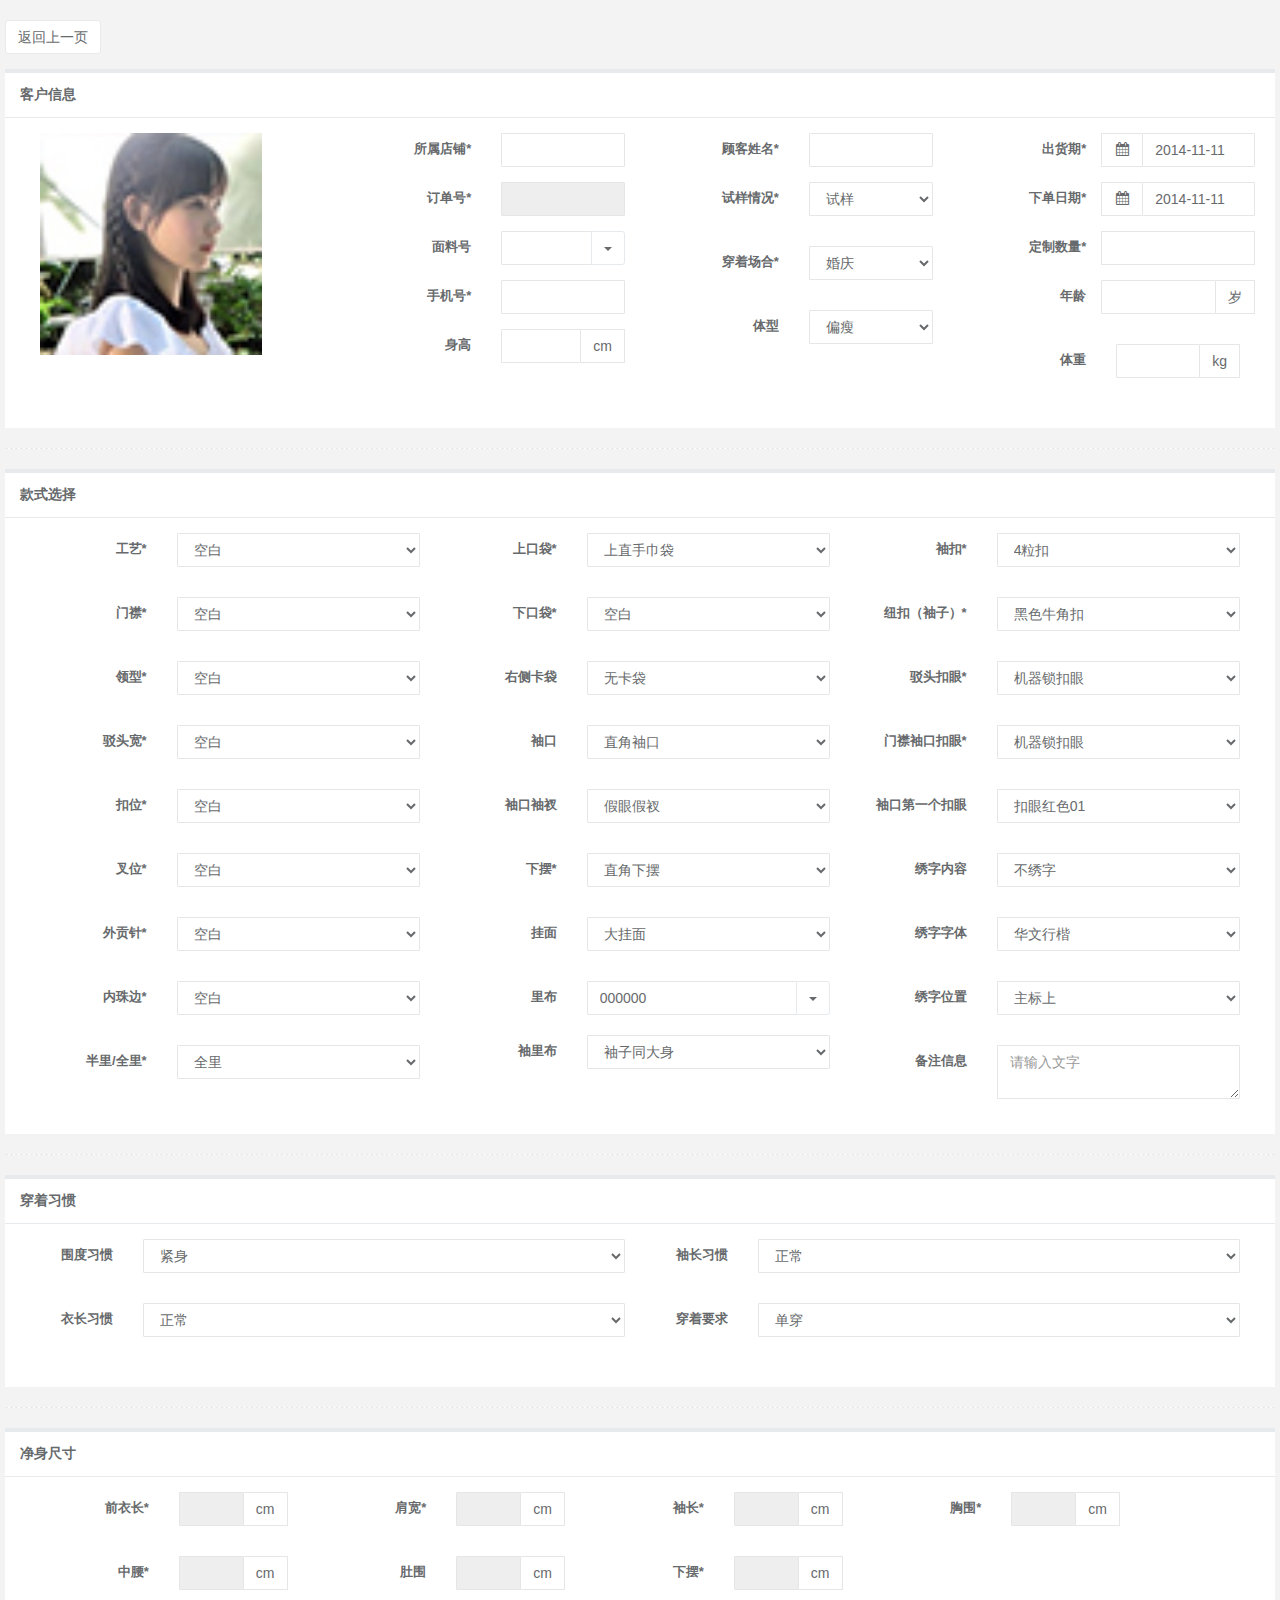
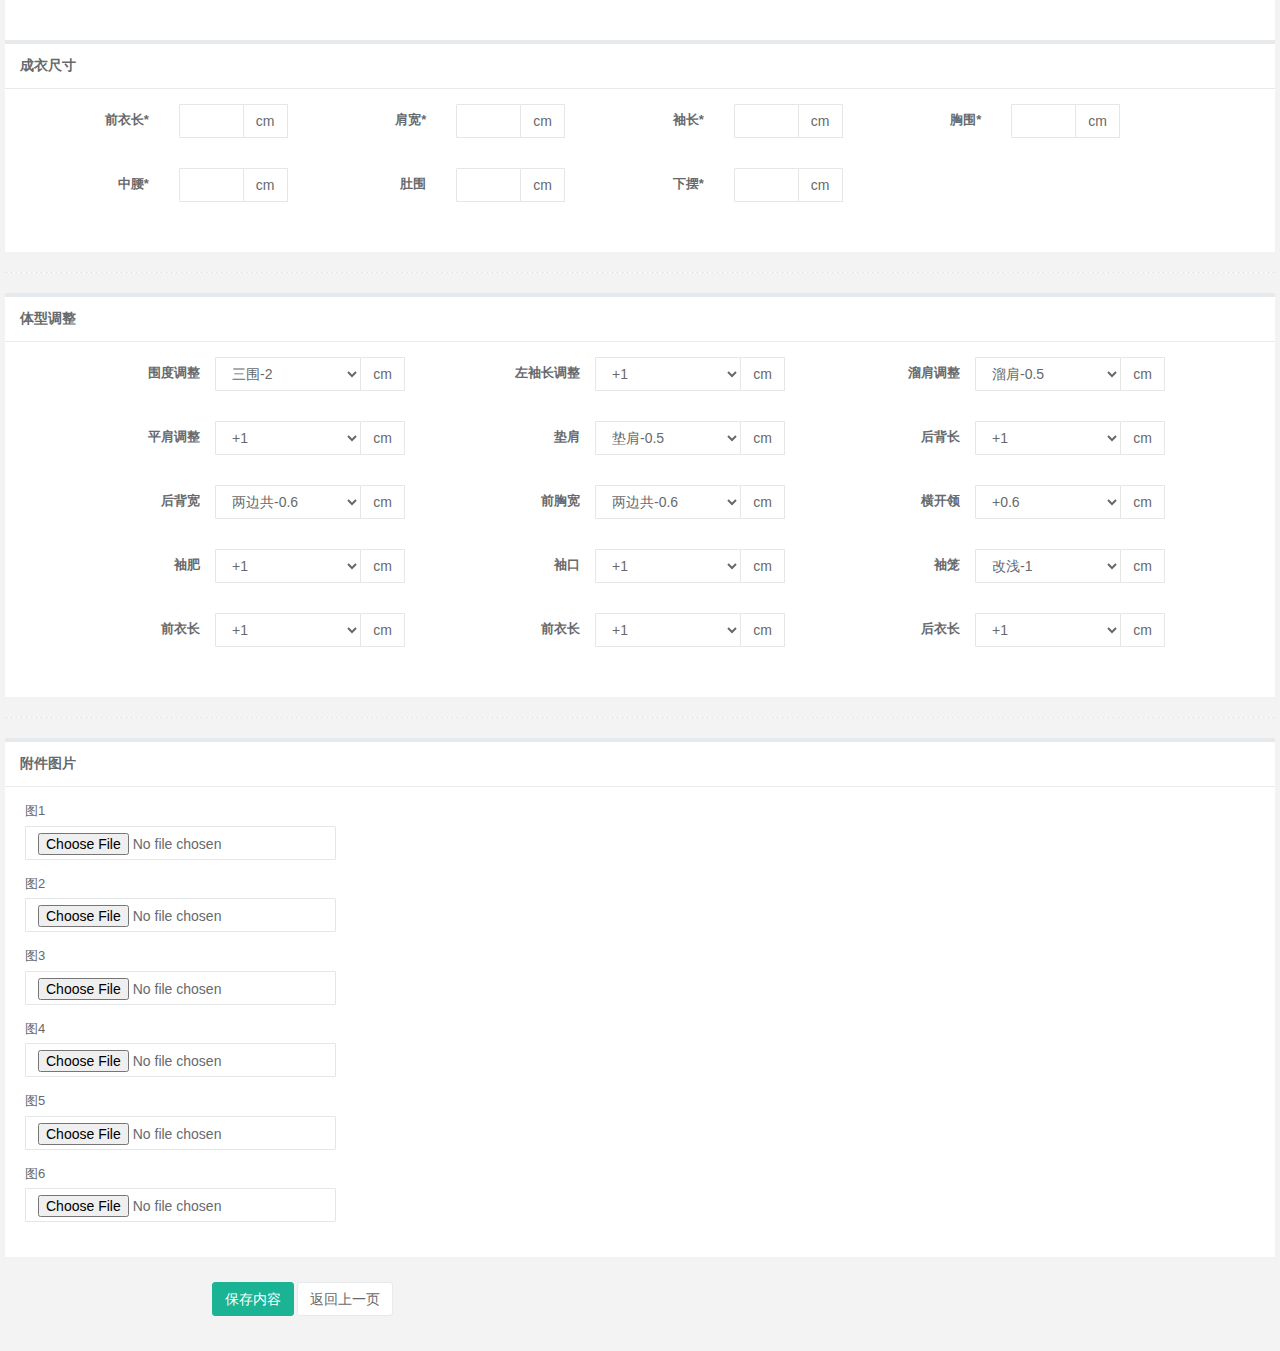
<file: single_order_shangyi.html>
<!DOCTYPE html>
<html>

<head>

    <meta charset="utf-8">
    <meta name="viewport" content="width=device-width, initial-scale=1.0">
    

    <title>下单需求-男上衣</title>
    
    <link rel="shortcut icon" href="favicon.ico"> <link href="css/bootstrap.min.css?v=3.3.5" rel="stylesheet">
    <link href="css/font-awesome.min.css?v=4.4.0" rel="stylesheet">

    <!-- Morris -->
    <link href="css/plugins/morris/morris-0.4.3.min.css" rel="stylesheet">

    <!-- Gritter -->
    <link href="js/plugins/gritter/jquery.gritter.css" rel="stylesheet">
	<link href="css/plugins/iCheck/custom.css" rel="stylesheet">
    <link href="css/animate.min.css" rel="stylesheet">
    <link href="css/style.min.css?v=4.0.0" rel="stylesheet">
	<link href="css/singorder/iconfont.css" rel="stylesheet">
	<link href="css/plugins/datapicker/datepicker3.css" rel="stylesheet">
</head>

<body class="gray-bg">
<form method="get" class="form-horizontal">
    <div class="wrapper wrapper-content">
	
        <div class="row">
						<!--start这块是在新建订单的时候才会显示-->
						<div class="form-group">
							<div class="col-sm-4">
								
								<button class="btn btn-white" onclick="javascript:history.back()" >返回上一页</button>
							</div>
						
						
						</div>
						<!--end这块是在新建订单的时候才会显示-->
						<div class="ibox-title">
							<h5>客户信息 </h5>
							
						</div>
						<div class="ibox-content">
							<div class="col-sm-3">
								<img src="img/profile_small.jpg" width="80%"/>
								
							</div>
							<div class="col-sm-3">
								<div class="form-group">
									<label class="col-sm-6 control-label">所属店铺*</label>

									<div class="col-sm-6">
										<input type="text" class="form-control">
									</div>
								</div>
								<div class="form-group">
									<label class="col-sm-6 control-label">订单号*</label>

									<div class="col-sm-6">
										<input type="text" disabled class="form-control">
									</div>
								</div>
								<div class="form-group ">
									<label class="col-sm-6 control-label">面料号</label>

									<div class="col-sm-6">
										<div class="input-group">
											<input type="text" class="form-control" id="test_data">
											<div class="input-group-btn">
												<button type="button" class="btn btn-white dropdown-toggle" data-toggle="dropdown">
													<span class="caret"></span>
												</button>
												<ul class="dropdown-menu dropdown-menu-right" role="menu">
												</ul>
											</div>
											<!-- /btn-group -->
										</div>
									</div>
								</div>
								<div class="form-group">
									<label class="col-sm-6 control-label">手机号*</label>

									<div class="col-sm-6">
										<input type="text" class="form-control">
									</div>
								</div>
								<div class="form-group">
									<label class="col-sm-6 control-label">身高</label>

									<div class="col-sm-6">
										<div class="input-group m-b">
										<input type="text" class="form-control" name="account" /><span class="input-group-addon">cm</span>
										</div>

									</div>
								</div>
							</div>
							<div class="col-sm-3">
								<div class="form-group">
									<label class="col-sm-6 control-label">顾客姓名*</label>

									<div class="col-sm-6">
										<input type="text" class="form-control">
									</div>
								</div>
								<div class="form-group">
									<label class="col-sm-6 control-label">试样情况*</label>

									<div class="col-sm-6">
										<select class="form-control m-b" name="account">
											<option>试样</option>
											<option>不试样</option>
											
										</select>
									</div>
								</div>
								<div class="form-group">
									<label class="col-sm-6 control-label">穿着场合*</label>

									<div class="col-sm-6">
										<select class="form-control m-b" name="account">
											<option>婚庆</option>
											<option>会议</option>
											<option>职场</option>
											<option>商旅</option>
											<option>日常</option>
											<option>其它</option>
										</select>
									</div>
								</div>
								<div class="form-group">
									<label class="col-sm-6 control-label">体型</label>

									<div class="col-sm-6">
										<select class="form-control m-b" name="account">
											<option>偏瘦</option>
											<option>标准</option>
											<option>微胖</option>
											<option>肥胖</option>
											<option>健身体</option>
											
										</select>
									</div>
								</div>
								
							</div>
							<div class="col-sm-3">
								<div class="form-group" id="data_1">
									<label class="col-sm-6 control-label">出货期*</label>

									<div class="col-sm-6 input-group date">
										<span class="input-group-addon"><i class="fa fa-calendar"></i></span>
										<input type="text" class="form-control" value="2014-11-11">
									</div>
								</div>
								<div class="form-group" id="data_1">
									<label class="col-sm-6 control-label">下单日期*</label>

									<div class="col-sm-6 input-group date">
										<span class="input-group-addon"><i class="fa fa-calendar"></i></span>
										<input type="text" class="form-control" value="2014-11-11">
									</div>
								</div>
								<div class="form-group" >
									<label class="col-sm-6 control-label">定制数量*</label>

									<div class="col-sm-6 input-group date">
										<input type="text" class="form-control">
									</div>
								</div>
								<div class="form-group" >
									<label class="col-sm-6 control-label">年龄</label>

									
									<div class="col-sm-6 input-group m-b">
										<input type="text" class="form-control" name="account" /><span class="input-group-addon">岁</span>
									
									</div>
								</div>
								<div class="form-group">
									<label class="col-sm-6 control-label">体重</label>

									<div class="col-sm-6">
										<div class="input-group m-b">
										<input type="text" class="form-control" name="account" /><span class="input-group-addon">kg</span>
										</div>

									</div>
								</div>
							</div>
							
							<div class="clearfix"></div>
						</div>
					
					
				<div class="hr-line-dashed"></div>
				<div class="ibox float-e-margins">
						<div class="ibox-title">
							<h5>款式选择</h5>
							
						</div>
						<div class="ibox-content">
							<div class="col-sm-4">
								<div class="form-group">
									<label class="col-sm-4 control-label">工艺*</label>

									<div class="col-sm-8">
										<select class="form-control m-b" name="account">
											<option>空白</option>
											<option>粘合衬</option>
											<option>半麻衬</option>
											<option>全麻衬</option>
											
										</select>

									</div>
								</div>	
								<div class="form-group">
									<label class="col-sm-4 control-label">门襟*</label>

									<div class="col-sm-8">
										<select class="form-control m-b" name="account">
											<option>空白</option>
											<option>单排明门襟</option>
											<option>双排扣</option>
											<option>单排暗门襟</option>
											<option>单排明门对襟</option>
											<option>单排暗门对襟</option>
										</select>

									</div>
								</div>	
								<div class="form-group">
									<label class="col-sm-4 control-label">领型*</label>

									<div class="col-sm-8">
										<select class="form-control m-b" name="account">
											<option>空白</option>
											<option>平驳领</option>
											<option>戗驳领</option>
											<option>直角立领</option>
											<option>圆角立领</option>
											<option>青果领</option>
											<option>中山领</option>
											
										</select>

									</div>
								</div>
								
								<div class="form-group">
									<label class="col-sm-4 control-label">驳头宽*</label>

									<div class="col-sm-8">
										<select class="form-control m-b" name="account">
											<option>空白</option>
											<option>驳头宽5.5cm</option>
											<option>驳头宽6cm</option>
											<option>驳头宽6.5cm</option>
											<option>驳头宽7cm</option>
											<option>驳头宽7.5cm</option>
											<option>驳头宽8cm</option>
											<option>驳头宽8.5cm</option>
											<option>驳头宽9cm</option>
											<option>青果领-窄</option>
											<option>青果领-宽</option>
										</select>

									</div>
								</div>
								<div class="form-group">
									<label class="col-sm-4 control-label">扣位*</label>

									<div class="col-sm-8">
										<select class="form-control m-b" name="account">
											<option>空白</option>
											<option>单排1扣</option>
											<option>单排2扣</option>
											<option>单排3扣</option>
											<option>单排4扣</option>
											<option>单排5扣</option>
											<option>单排6扣</option>
											<option>双排2扣1</option>
											<option>双排4扣2</option>
											<option>双排6扣4</option>
										</select>

									</div>
								</div>	
								
								<div class="form-group">
									<label class="col-sm-4 control-label">叉位*</label>

									<div class="col-sm-8">
										<select class="form-control m-b" name="account">
											<option>空白</option>
											<option>不开叉</option>
											<option>单开叉</option>
											<option>双开叉</option>
										
										</select>

									</div>
								</div>
								
								<div class="form-group">
									<label class="col-sm-4 control-label">外贡针*</label>

									<div class="col-sm-8">
										<select class="form-control m-b" name="account">
											<option>空白</option>
											<option>顺色贡针</option>
											<option>不贡针</option>
											<option>顺色压明线</option>
											
										</select>

									</div>
								</div>
								<div class="form-group">
									<label class="col-sm-4 control-label">内珠边*</label>

									<div class="col-sm-8">
										<select class="form-control m-b" name="account">
											<option>空白</option>
											<option>本色</option>
											<option>对比色</option>
											<option>不珠边</option>
											<option>珠边加异色嵌条</option>
											<option>不珠边加异色嵌条</option>
										</select>

									</div>
								</div>
								<div class="form-group">
									<label class="col-sm-4 control-label">半里/全里*</label>

									<div class="col-sm-8">
										<select class="form-control m-b" name="account">
											<option>全里</option>
											<option>半里</option>
										</select>

									</div>
								</div>
						</div>		
						<div class="col-sm-4">
								<div class="form-group">
									<label class="col-sm-4 control-label">上口袋*</label>

									<div class="col-sm-8">
										<select class="form-control m-b" name="account">
											<option>上直手巾袋</option>
											<option>上斜手巾袋</option>
											<option>上弧形手巾袋</option>
											<option>上明贴袋</option>
											<option>上无口袋</option>
											
										</select>

									</div>
								</div>	
								
								<div class="form-group">
									<label class="col-sm-4 control-label">下口袋*</label>

									<div class="col-sm-8">
										<select class="form-control m-b" name="account">
											<option>空白</option>
											<option>平正装袋有袋盖</option>
											<option>平双开线袋</option>
											<option>平一字袋1cm</option>
											<option>平一字袋1.5cm</option>
											<option>斜正装袋有袋盖</option>
											<option>斜双开线袋</option>
											<option>斜一字袋1cm</option>
											<option>斜一字袋1.5cm</option>
											<option>下明贴袋</option>
											<option>平正装袋</option>
										</select>

									</div>
								</div>
								
								<div class="form-group">
									<label class="col-sm-4 control-label">右侧卡袋</label>

									<div class="col-sm-8">
										<select class="form-control m-b" name="account">
											<option>无卡袋</option>
											<option>平正装卡袋有袋盖</option>
											<option>双开线卡袋</option>
											<option>一字卡袋</option>
											
										</select>

									</div>
								</div>
								<div class="form-group">
									<label class="col-sm-4 control-label">袖口</label>

									<div class="col-sm-8">
										<select class="form-control m-b" name="account">
											<option>直角袖口</option>
											<option>圆角袖口</option>
											
										</select>

									</div>
								</div>
								<div class="form-group">
									<label class="col-sm-4 control-label">袖口袖衩</label>

									<div class="col-sm-8">
										<select class="form-control m-b" name="account">
											<option>假眼假衩</option>
											<option>真眼真衩</option>
											
										</select>

									</div>
								</div>
								<div class="form-group">
									<label class="col-sm-4 control-label">下摆*</label>

									<div class="col-sm-8">
										<select class="form-control m-b" name="account">
											<option>直角下摆</option>
											<option>圆角下摆</option>
											<option>切角下摆</option>
											
										</select>

									</div>
								</div>
								<div class="form-group">
									<label class="col-sm-4 control-label">挂面</label>

									<div class="col-sm-8">
										<select class="form-control m-b" name="account">
											<option>大挂面</option>
											<option>直挂面</option>
										</select>

									</div>
								</div>
								<div class="form-group">
									<label class="col-sm-4 control-label">里布</label>

									<div class="col-sm-8">
										<div class="input-group">
											<input type="text" class="form-control" id="color" value='000000'>
											<div class="input-group-btn">
												<button type="button" class="btn btn-white dropdown-toggle" data-toggle="dropdown">
													<span class="caret"></span>
												</button>
												<ul class="dropdown-menu dropdown-menu-right" role="menu">
												</ul>
											</div>
											<!-- /btn-group -->
										</div>

									</div>
								</div>
								<div class="form-group">
									<label class="col-sm-4 control-label">袖里布</label>

									<div class="col-sm-8">
										<select class="form-control m-b" name="account">
											<option>袖子同大身</option>
											<option>袖子异色</option>
										</select>

									</div>
								</div>
								
							</div>
							<div class="col-sm-4">
								<div class="form-group">
									<label class="col-sm-4 control-label">袖扣*</label>

									<div class="col-sm-8">
										<select class="form-control m-b" name="account">
											<option>4粒扣</option>
											<option>3粒扣</option>
											<option>5粒扣</option>
										</select>

									</div>
								</div>	
								<div class="form-group">
									<label class="col-sm-4 control-label">纽扣（袖子）*</label>

									<div class="col-sm-8">
										<select class="form-control m-b" name="account">
											<option>黑色牛角扣</option>
											<option>棕色牛角扣</option>
											<option>乳白色贝壳扣</option>
											<option>树脂扣</option>
											<option>米兰滴胶扣01</option>
											<option>米兰滴胶扣02</option>
											<option>米兰滴胶扣03（100元）</option>
											<option>米兰滴胶扣04（100元）</option>
											<option>米兰滴胶扣05（100元）</option>
											<option>米兰滴胶扣06（100元）</option>
											<option>米兰滴胶扣07（100元）</option>
										</select>

									</div>
								</div>	
								<div class="form-group">
									<label class="col-sm-4 control-label">驳头扣眼*</label>

									<div class="col-sm-8">
										<select class="form-control m-b" name="account">
											<option>机器锁扣眼</option>
											<option>手工锁扣眼（100元）</option>
											<option>手工米兰扣（150元）</option>
											
										</select>

									</div>
								</div>	
								<div class="form-group">
									<label class="col-sm-4 control-label">门襟袖口扣眼*</label>

									<div class="col-sm-8">
										<select class="form-control m-b" name="account">
											<option>机器锁扣眼</option>
											<option>手工锁扣眼（100元）</option>
											
										</select>

									</div>
								</div>	
								<div class="form-group">
									<label class="col-sm-4 control-label">袖口第一个扣眼</label>

									<div class="col-sm-8">
										<select class="form-control m-b" name="account">
											<option>扣眼红色01</option>
											<option>扣眼金色02</option>
											<option>扣眼宝蓝色03</option>
											<option>扣眼白色04</option>
											<option>扣眼黑色05</option>
										</select>

									</div>
								</div>	
								<div class="form-group">
									<label class="col-sm-4 control-label">绣字内容</label>

									<div class="col-sm-8">
										<select class="form-control m-b" name="account">
											<option>不绣字</option>
											<option>绣字写备注中</option>
											
										</select>

									</div>
								</div>	
								<div class="form-group">
									<label class="col-sm-4 control-label">绣字字体</label>

									<div class="col-sm-8">
										<select class="form-control m-b" name="account">
											<option>华文行楷</option>
											<option>方正舒体</option>
											<option>华文新魏</option>
											<option>KUNSTLERSCRIPT</option>
											<option>MISTRAL</option>
											<option>MONOTYPECORSIVA</option>
										</select>

									</div>
								</div>	
								
								<div class="form-group">
									<label class="col-sm-4 control-label">绣字位置</label>

									<div class="col-sm-8">
										<select class="form-control m-b" name="account">
											<option>主标上</option>
											<option>挂面上</option>
											<option>袖口外</option>
											
										</select>

									</div>
								</div>
								
								<div class="form-group">
									<label class="col-sm-4 control-label">备注信息</label>

									<div class="col-sm-8">
										<textarea class="form-control" placeholder="请输入文字"></textarea>
									</div>
								</div>
								
						</div>	
								
						
						<div class="clearfix"></div>
						</div>
					
					<div class="hr-line-dashed"></div>
						<div class="ibox-title">
							<h5>穿着习惯 </h5>
							
						</div>
						<div class="ibox-content">
							<div class="col-sm-6">
								<div class="form-group">
									<label class="col-sm-2 control-label">围度习惯</label>

									<div class="col-sm-10">
										<select class="form-control m-b" name="account">
											<option>紧身</option>
											<option>修身</option>
											<option>合体</option>
											<option>宽松</option>
											<option>肥大</option>
											
										</select>

									</div>
								</div>
								<div class="form-group">
									<label class="col-sm-2 control-label">衣长习惯</label>

									<div class="col-sm-10">
										<select class="form-control m-b" name="account">
											<option>正常</option>
											<option>偏短</option>
											<option>偏长</option>
										</select>

									</div>
								</div>
							</div>
							<div class="col-sm-6">
								<div class="form-group">
									<label class="col-sm-2 control-label">袖长习惯</label>

									<div class="col-sm-10">
										<select class="form-control m-b" name="account">
											<option>正常</option>
											<option>偏短</option>
											<option>偏长</option>
											
										</select>

									</div>
								</div>
								<div class="form-group">
									<label class="col-sm-2 control-label">穿着要求</label>

									<div class="col-sm-10">
										<select class="form-control m-b" name="account">
											<option>单穿</option>
											<option>加秋衣</option>
											<option>加保暖内衣</option>
											<option>加毛衣</option>
										</select>

									</div>
								</div>
							</div>
							<div class="clearfix"></div>
					</div>
					<div class="hr-line-dashed"></div>
					
					
						<div class="ibox-title">
							<h5>净身尺寸 </h5>
							
						</div>
						<div class="ibox-content">
							<div class="form-group col-sm-3">
								<label class="col-sm-6 control-label">前衣长*</label>

								<div class="col-sm-6">
									<div class="input-group m-b">
									<input type="text" class="form-control" name="account"  disabled /><span class="input-group-addon">cm</span>
									</div>

								</div>
							</div>
							<div class="form-group col-sm-3">
								<label class="col-sm-6 control-label">肩宽*</label>

								<div class="col-sm-6">
									<div class="input-group m-b">
									<input type="text" class="form-control" name="account"  disabled /><span class="input-group-addon">cm</span>
									</div>

								</div>
							</div>
							<div class="form-group col-sm-3">
								<label class="col-sm-6 control-label">袖长*</label>

								<div class="col-sm-6">
									<div class="input-group m-b">
									<input type="text" class="form-control" name="account"  disabled /><span class="input-group-addon">cm</span>
									</div>

								</div>
							</div>
							<div class="form-group col-sm-3">
								<label class="col-sm-6 control-label">胸围*</label>

								<div class="col-sm-6">
									<div class="input-group m-b">
									<input type="text" class="form-control" name="account"  disabled /><span class="input-group-addon">cm</span>
									</div>

								</div>
							</div>
							<div class="form-group col-sm-3">
								<label class="col-sm-6 control-label">中腰*</label>

								<div class="col-sm-6">
									<div class="input-group m-b">
									<input type="text" class="form-control" name="account"  disabled /><span class="input-group-addon">cm</span>
									</div>

								</div>
							</div>
							<div class="form-group col-sm-3">
								<label class="col-sm-6 control-label">肚围</label>

								<div class="col-sm-6">
									<div class="input-group m-b">
									<input type="text" class="form-control" name="account"  disabled /><span class="input-group-addon">cm</span>
									</div>

								</div>
							</div>
							<div class="form-group col-sm-3">
								<label class="col-sm-6 control-label">下摆*</label>

								<div class="col-sm-6">
									<div class="input-group m-b">
									<input type="text" class="form-control" name="account"  disabled /><span class="input-group-addon">cm</span>
									</div>

								</div>
							</div>
							<div class="clearfix"></div>
					</div>
					<div class="ibox-title">
							<h5>成衣尺寸 </h5>
							
						</div>
						<div class="ibox-content">
							
							<div class="form-group col-sm-3">
								<label class="col-sm-6 control-label">前衣长*</label>

								<div class="col-sm-6">
									<div class="input-group m-b">
									<input type="text" class="form-control" name="account" /><span class="input-group-addon">cm</span>
									</div>
								</div>
							</div>
							<div class="form-group col-sm-3">
								<label class="col-sm-6 control-label">肩宽*</label>

								<div class="col-sm-6">
									<div class="input-group m-b">
									<input type="text" class="form-control" name="account" /><span class="input-group-addon">cm</span>
									</div>
								</div>
							</div>
							<div class="form-group col-sm-3">
								<label class="col-sm-6 control-label">袖长*</label>

								<div class="col-sm-6">
									<div class="input-group m-b">
									<input type="text" class="form-control" name="account" /><span class="input-group-addon">cm</span>
									</div>
								</div>
							</div>
							<div class="form-group col-sm-3">
								<label class="col-sm-6 control-label">胸围*</label>

								<div class="col-sm-6">
									<div class="input-group m-b">
									<input type="text" class="form-control" name="account" /><span class="input-group-addon">cm</span>
									</div>
								</div>
							</div>
							<div class="form-group col-sm-3">
								<label class="col-sm-6 control-label">中腰*</label>

								<div class="col-sm-6">
									<div class="input-group m-b">
									<input type="text" class="form-control" name="account" /><span class="input-group-addon">cm</span>
									</div>
								</div>
							</div>
							<div class="form-group col-sm-3">
								<label class="col-sm-6 control-label">肚围</label>

								<div class="col-sm-6">
									<div class="input-group m-b">
									<input type="text" class="form-control" name="account" /><span class="input-group-addon">cm</span>
									</div>
								</div>
							</div>
							<div class="form-group col-sm-3">
								<label class="col-sm-6 control-label">下摆*</label>

								<div class="col-sm-6">
									<div class="input-group m-b">
									<input type="text" class="form-control" name="account" /><span class="input-group-addon">cm</span>
									</div>
								</div>
							</div>
							<div class="clearfix"></div>
					</div>
					<div class="hr-line-dashed"></div>
						
						<div class="ibox-title">
							<h5>体型调整 </h5>
							
						</div>
						<div class="ibox-content">
							<div class="form-group col-sm-4">
								<label class="col-sm-6 control-label">围度调整</label>

								<div class="input-group m-b">
									<select class="form-control" name="account">
										<option>三围-2</option>
										<option>三围+2</option>
										<option>胸围-2</option>
										<option>胸围+2</option>
										<option>中腰-2</option>
										<option>中腰+2</option>
										<option>下摆-2</option>
										<option>下摆+2</option>
										<option>下摆+4</option>
									</select> <span class="input-group-addon">cm</span>
								</div>
							</div>
							<div class="form-group col-sm-4">
								<label class="col-sm-6 control-label">左袖长调整</label>

								<div class="input-group m-b">
									<select class="form-control" name="account">
										<option>+1</option>
										<option>+2</option>
										<option>+3</option>
										<option>-1</option>
										<option>-2</option>
										<option>-3</option>
									</select> <span class="input-group-addon">cm</span>
								</div>
							</div>
							<div class="form-group col-sm-4">
								<label class="col-sm-6 control-label">溜肩调整</label>

								<div class="input-group m-b">
									<select class="form-control" name="account">
										<option>溜肩-0.5</option>
										<option>溜肩-1</option>
										<option>左溜肩-0.5</option>
										<option>左溜肩-1</option>
										<option>右溜肩-0.5</option>
										<option>右溜肩-1</option>
									</select> <span class="input-group-addon">cm</span>
								</div>
							</div>
							<div class="form-group col-sm-4">
								<label class="col-sm-6 control-label">平肩调整</label>

								<div class="input-group m-b">
									<select class="form-control" name="account">
										<option>+1</option>
										<option>+1.5</option>
										<option>+2</option>
										<option>+2.5</option>
										
									</select> <span class="input-group-addon">cm</span>
								</div>
							</div>
							<div class="form-group col-sm-4">
								<label class="col-sm-6 control-label">垫肩</label>

								<div class="input-group m-b">
									<select class="form-control" name="account">
										<option>垫肩-0.5</option>
										<option>垫肩-1</option>
										<option>垫肩+0.5</option>
										<option>垫肩+1</option>
										<option>左垫肩-0.5</option>
										<option>左垫肩-1</option>
										<option>左垫肩+0.5</option>
										<option>左垫肩+1</option>
										<option>右垫肩-0.5</option>
										<option>右垫肩-1</option>
										<option>右垫肩+0.5</option>
										<option>右垫肩+1</option>
									</select> <span class="input-group-addon">cm</span>
								</div>
							</div>
							<div class="form-group col-sm-4">
								<label class="col-sm-6 control-label">后背长</label>

								<div class="input-group m-b">
									<select class="form-control" name="account">
										<option>+1</option>
										<option>+1.5</option>
										<option>+2</option>
										<option>-1</option>
										<option>-1.5</option>
										<option>-2</option>
									</select> <span class="input-group-addon">cm</span>
								</div>
							</div>
							<div class="form-group col-sm-4">
								<label class="col-sm-6 control-label">后背宽</label>

								<div class="input-group m-b">
									<select class="form-control" name="account">
										<option>两边共-0.6</option>
										<option>两边共-1</option>
										<option>两边共+0.6</option>
										<option>两边共+1</option>
										<option>中缝-0.6</option>
										<option>中缝-1</option>
										<option>中缝+0.6</option>
										<option>中缝-1</option>
									</select> <span class="input-group-addon">cm</span>
								</div>
							</div>
							<div class="form-group col-sm-4">
								<label class="col-sm-6 control-label">前胸宽</label>

								<div class="input-group m-b">
									<select class="form-control" name="account">
										<option>两边共-0.6</option>
										<option>两边共-1</option>
										<option>两边共+0.6</option>
										<option>两边共+1</option>
										<option>中缝-0.6</option>
										<option>中缝-1</option>
										<option>中缝+0.6</option>
										<option>中缝+1</option>
									</select> <span class="input-group-addon">cm</span>
								</div>
							</div>
							<div class="form-group col-sm-4">
								<label class="col-sm-6 control-label">横开领</label>

								<div class="input-group m-b">
									<select class="form-control" name="account">
										<option>+0.6</option>
										<option>+1</option>
										<option>+1.4</option>
										<option>-0.6</option>
										<option>-1</option>
										<option>-1.4</option>
									</select> <span class="input-group-addon">cm</span>
								</div>
							</div>
							<div class="form-group col-sm-4">
								<label class="col-sm-6 control-label">袖肥</label>

								<div class="input-group m-b">
									<select class="form-control" name="account">
										<option>+1</option>
										<option>+1.5</option>
										<option>+2</option>
										<option>+2.5</option>
										<option>-1</option>
										<option>-1.5</option>
										<option>-2</option>
										<option>-2.5</option>
									</select> <span class="input-group-addon">cm</span>
								</div>
							</div>
							<div class="form-group col-sm-4">
								<label class="col-sm-6 control-label">袖口</label>

								<div class="input-group m-b">
									<select class="form-control" name="account">
										<option>+1</option>
										<option>+1.5</option>
										<option>+2</option>
										<option>-1</option>
										<option>-2</option>
										<option>-3</option>
									</select> <span class="input-group-addon">cm</span>
								</div>
							</div>
							<div class="form-group col-sm-4">
								<label class="col-sm-6 control-label">袖笼</label>

								<div class="input-group m-b">
									<select class="form-control" name="account">
										<option>改浅-1</option>
										<option>改浅-1.5</option>
										<option>改浅-2</option>
										<option>改深+1</option>
										<option>改深+1.5</option>
										<option>改深+2</option>
									</select> <span class="input-group-addon">cm</span>
								</div>
							</div>
							<div class="form-group col-sm-4">
								<label class="col-sm-6 control-label">前衣长</label>

								<div class="input-group m-b">
									<select class="form-control" name="account">
										<option>+1</option>
										<option>+2</option>
										<option>+3</option>
										<option>-1</option>
										<option>-2</option>
										<option>-3</option>
									</select> <span class="input-group-addon">cm</span>
								</div>
							</div>
							<div class="form-group col-sm-4">
								<label class="col-sm-6 control-label">前衣长</label>

								<div class="input-group m-b">
									<select class="form-control" name="account">
										<option>+1</option>
										<option>+2</option>
										<option>+3</option>
										<option>-1</option>
										<option>-2</option>
										<option>-3</option>
									</select> <span class="input-group-addon">cm</span>
								</div>
							</div>
							<div class="form-group col-sm-4">
								<label class="col-sm-6 control-label">后衣长</label>

								<div class="input-group m-b">
									<select class="form-control" name="account">
										<option>+1</option>
										<option>+2</option>
										<option>+3</option>
										<option>-1</option>
										<option>-2</option>
										<option>-3</option>
									</select> <span class="input-group-addon">cm</span>
								</div>
							</div>
						<div class="clearfix"></div>
						</div>
				<div class="hr-line-dashed"></div>
						
						<div class="ibox-title">
							<h5>附件图片 </h5>
							
						</div>
						<div class="ibox-content">
						<div class="col-sm-12">
							<div class="input-group">
								<div id="file-pretty">
									<div class="form-group">
										<label class="font-noraml">图1</label>
										<input type="file" class="form-control">
									</div>
									<div class="form-group">
										<label class="font-noraml">图2</label>
										<input type="file" class="form-control">
									</div>
									<div class="form-group">
										<label class="font-noraml">图3</label>
										<input type="file" class="form-control">
									</div>
									<div class="form-group">
										<label class="font-noraml">图4</label>
										<input type="file" class="form-control">
									</div>
									<div class="form-group">
										<label class="font-noraml">图5</label>
										<input type="file" class="form-control">
									</div>
									<div class="form-group">
										<label class="font-noraml">图6</label>
										<input type="file" class="form-control">
									</div>
								</div>
							</div>	
						</div>
						
						<div class="clearfix"></div>
						</div>
						</div>
        <div class="row">
		<div class="form-group">
			<div class="col-sm-4 col-sm-offset-2">
				<button class="btn btn-primary closebtn" type="submit">保存内容</button>
				<!--start这块是在新建订单的时候才会显示-->
				<button class="btn btn-white" onclick="javascript:history.back()" >返回上一页</button>
				<!--end这块是在新建订单的时候才会显示-->
			</div>
		</div>
		
		</div>
		</form>
    </div>

    <script src="js/jquery.min.js?v=2.1.4"></script>
    <script src="js/bootstrap.min.js?v=3.3.5"></script>
	<script src="js/plugins/iCheck/icheck.min.js"></script>
	<script src="js/plugins/suggest/bootstrap-suggest.min.js"></script>
	<script src="js/plugins/datapicker/bootstrap-datepicker.js"></script>
	<script src="js/plugins/prettyfile/bootstrap-prettyfile.js"></script>
    <script>
		var index = parent.layer.getFrameIndex(window.name);
        $(document).ready(function(){
		$("#data_1 .input-group.date").datepicker({
			todayBtn: "linked",
			keyboardNavigation: !1,
			forceParse: !1,
			calendarWeeks: !0,
			autoclose: !0
		})
		$(".i-checks").iCheck({checkboxClass:"icheckbox_square-green",radioClass:"iradio_square-green",})
		 
		 var testdataBsSuggest = $("#test_data").bsSuggest({
			
			data: {
				"value": [{
					
					"word": "LTC 23146-700",
					
				}, {
					
					"word": "LTC 23141-700",
					
				}, {
					
					"word": "LTC 23367-700",
					
				}, {
					
					"word": "LTC 23370-400",
					
				}],
				"defaults": ""
			}
		 });
		
		 var color = $("#color").bsSuggest({
				url: "color.json",
				processData:function(json){ 
					
					var i, len, data = {value: []};  
  
					if(!json || json.length == 0) {  
						return false;  
					}  
		    
					len = json.length;  
					data.value.push({"Keyword": '000000'});
					data.value.push({"Keyword": '顺色里布'});
					for (i = 0; i < len; i++) {  
						data.value.push({  
							 
							"Keyword": json[i].word,  
							
						});  
					} 
					return data;
				}
			 });
		 
		 $('#file-pretty input[type="file"]').prettyFile()
		});
		$('.closebtn').click(function(){
			//console.log(parent.frames['layui-layer-iframe'+index].);
			parent.location.reload();
			parent.layer.close(index);
			
		})
		
    </script>
   
</body>

</html>
</file>
<file: css/singorder/iconfont.css>
@font-face {font-family: "iconfont";
  src: url('iconfont.eot?t=1492743083509'); /* IE9*/
  src: url('iconfont.eot?t=1492743083509#iefix') format('embedded-opentype'), /* IE6-IE8 */
  url('iconfont.woff?t=1492743083509') format('woff'), /* chrome, firefox */
  url('iconfont.ttf?t=1492743083509') format('truetype'), /* chrome, firefox, opera, Safari, Android, iOS 4.2+*/
  url('iconfont.svg?t=1492743083509#iconfont') format('svg'); /* iOS 4.1- */
}

.iconfont {
  font-family:"iconfont" !important;
  font-size:5em;
  font-style:normal;
  -webkit-font-smoothing: antialiased;
  -moz-osx-font-smoothing: grayscale;
}

.icon-qipao:before { content: "\e625"; }

.icon-majia:before { content: "\e63a"; }

.icon-xiku:before { content: "\e648"; }

.icon-chenshanzhuanhuan:before { content: "\e670"; }

.icon-dayizhuanhuan:before { content: "\e67b"; }

.icon-shangyi:before { content: "\e62d"; }

.icon-qunzi:before { content: "\e621"; }
</file>
<file: css/plugins/iCheck/custom.css>
/* iCheck plugin Square skin, green
----------------------------------- */
.icheckbox_square-green,
.iradio_square-green {
    display: inline-block;
    *display: inline;
    vertical-align: middle;
    margin: 0;
    padding: 0;
    width: 22px;
    height: 22px;
    background: url(green.png) no-repeat;
    border: none;
    cursor: pointer;
}

.icheckbox_square-green {
    background-position: 0 0;
}
.icheckbox_square-green.hover {
    background-position: -24px 0;
}
.icheckbox_square-green.checked {
    background-position: -48px 0;
}
.icheckbox_square-green.disabled {
    background-position: -72px 0;
    cursor: default;
}
.icheckbox_square-green.checked.disabled {
    background-position: -96px 0;
}

.iradio_square-green {
    background-position: -120px 0;
}
.iradio_square-green.hover {
    background-position: -144px 0;
}
.iradio_square-green.checked {
    background-position: -168px 0;
}
.iradio_square-green.disabled {
    background-position: -192px 0;
    cursor: default;
}
.iradio_square-green.checked.disabled {
    background-position: -216px 0;
}

/* HiDPI support */
@media (-o-min-device-pixel-ratio: 5/4), (-webkit-min-device-pixel-ratio: 1.25), (min-resolution: 120dpi) {
    .icheckbox_square-green,
    .iradio_square-green {
        background-image: url(green@2x.png);
        -webkit-background-size: 240px 24px;
        background-size: 240px 24px;
    }
}
</file>
<file: css/style.min.css>
h1,h2,h3,h4,h5,h6{font-weight:100}h1{font-size:30px}h2{font-size:24px}h3{font-size:16px}h4{font-size:14px}h5{font-size:12px}h6{font-size:10px}h3,h4,h5{margin-top:5px;font-weight:600}a:focus{outline:0}.nav>li>a{color:#a7b1c2;font-weight:600;padding:14px 20px 14px 25px}.nav li>a{display:block}.nav.navbar-right>li>a{color:#999c9e}.nav>li.active>a{color:#fff}.navbar-default .nav>li>a:focus,.navbar-default .nav>li>a:hover{background-color:#293846;color:#fff}.nav .open>a,.nav .open>a:focus,.nav .open>a:hover{background:#fff}.nav>li>a i{margin-right:6px}.navbar{border:0}.navbar-default{background-color:transparent;border-color:#2f4050;position:relative}.navbar-top-links li{display:inline-block}.navbar-top-links li:last-child{margin-right:30px}body.body-small .navbar-top-links li:last-child{margin-right:10px}.navbar-top-links li a{padding:20px 10px;min-height:50px}.dropdown-menu{border:medium none;display:none;float:left;font-size:12px;left:0;list-style:none outside none;padding:0;position:absolute;text-shadow:none;top:100%;z-index:1000;border-radius:0;box-shadow:0 0 3px rgba(86,96,117,.3)}.dropdown-menu>li>a{border-radius:3px;color:inherit;line-height:25px;margin:4px;text-align:left;font-weight:400}.dropdown-menu>li>a.font-bold{font-weight:600}.navbar-top-links .dropdown-menu li{display:block}.navbar-top-links .dropdown-menu li:last-child{margin-right:0}.navbar-top-links .dropdown-menu li a{padding:3px 20px;min-height:0}.navbar-top-links .dropdown-menu li a div{white-space:normal}.navbar-top-links .dropdown-alerts,.navbar-top-links .dropdown-messages,.navbar-top-links .dropdown-tasks{width:310px;min-width:0}.navbar-top-links .dropdown-messages{margin-left:5px}.navbar-top-links .dropdown-tasks{margin-left:-59px}.navbar-top-links .dropdown-alerts{margin-left:-123px}.navbar-top-links .dropdown-user{right:0;left:auto}.dropdown-alerts,.dropdown-messages{padding:10px}.dropdown-alerts li a,.dropdown-messages li a{font-size:12px}.dropdown-alerts li em,.dropdown-messages li em{font-size:10px}.nav.navbar-top-links .dropdown-alerts a{font-size:12px}.nav-header{padding:33px 25px;background:url(patterns/header-profile.png) no-repeat}.nav>li.active{border-left:4px solid #19aa8d;background:#293846}.nav.nav-second-level>li.active{border:none}.nav.nav-second-level.collapse[style]{height:auto!important}.nav-header a{color:#DFE4ED}.nav-header .text-muted{color:#8095a8}.minimalize-styl-2{padding:4px 12px;margin:14px 5px 5px 20px;font-size:14px;float:left}.navbar-form-custom{float:left;height:50px;padding:0;width:200px;display:inline-table}.navbar-form-custom .form-group{margin-bottom:0}.nav.navbar-top-links a{font-size:14px}.navbar-form-custom .form-control{background:none repeat scroll 0 0 rgba(0,0,0,0);border:medium none;font-size:14px;height:60px;margin:0;z-index:2000}.count-info .label{line-height:12px;padding:1px 5px;position:absolute;right:6px;top:12px}.arrow{float:right;margin-top:2px}.fa.arrow:before{content:"\f104"}.active>a>.fa.arrow:before{content:"\f107"}.nav-second-level li,.nav-third-level li{border-bottom:none!important}.nav-second-level li a{padding:7px 15px 7px 10px;padding-left:52px}.nav-third-level li a{padding-left:62px}.nav-second-level li:last-child{margin-bottom:10px}.mini-navbar .nav li:focus>.nav-second-level,body:not(.fixed-sidebar):not(.canvas-menu).mini-navbar .nav li:hover>.nav-second-level{display:block;border-radius:0 2px 2px 0;min-width:140px;height:auto}body.mini-navbar .navbar-default .nav>li>.nav-second-level li a{font-size:12px;border-radius:0 2px 2px 0}.fixed-nav .slimScrollDiv #side-menu{padding-bottom:60px;position:relative}.slimScrollDiv >*{overflow:hidden}.mini-navbar .nav-second-level li a{padding:10px 10px 10px 15px}.canvas-menu.mini-navbar .nav-second-level{background:#293846}.mini-navbar li.active .nav-second-level{left:65px}.navbar-default .special_link a{background:#1ab394;color:#fff}.navbar-default .special_link a:hover{background:#17987e!important;color:#fff}.navbar-default .special_link a span.label{background:#fff;color:#1ab394}.navbar-default .landing_link a{background:#1cc09f;color:#fff}.navbar-default .landing_link a:hover{background:#1ab394!important;color:#fff}.navbar-default .landing_link a span.label{background:#fff;color:#1cc09f}.logo-element{text-align:center;font-size:18px;font-weight:600;color:#fff;display:none;padding:18px 0}.pace-done #page-wrapper,.pace-done .footer,.pace-done .nav-header,.pace-done .navbar-static-side,.pace-done li.active{-webkit-transition:all .5s;transition:all .5s}.navbar-fixed-top{-webkit-transition-duration:.5s;transition-duration:.5s;z-index:2030}.navbar-fixed-top,.navbar-static-top{background:#f3f3f4}.fixed-nav #wrapper{padding-top:60px;box-sizing:border-box}.fixed-nav .minimalize-styl-2{margin:14px 5px 5px 15px}.body-small .navbar-fixed-top{margin-left:0}body.mini-navbar .navbar-static-side{width:70px}body.mini-navbar .nav-label,body.mini-navbar .navbar-default .nav li a span,body.mini-navbar .profile-element{display:none}body.canvas-menu .profile-element{display:block}body:not(.fixed-sidebar):not(.canvas-menu).mini-navbar .nav-second-level{display:none}body.mini-navbar .navbar-default .nav>li>a{font-size:16px}body.mini-navbar .logo-element{display:block}body.canvas-menu .logo-element{display:none}body.mini-navbar .nav-header{padding:0;background-color:#1ab394}body.canvas-menu .nav-header{padding:33px 25px}body.mini-navbar #page-wrapper{margin:0 0 0 70px}body.canvas-menu.mini-navbar #page-wrapper,body.canvas-menu.mini-navbar .footer{margin:0}body.canvas-menu .navbar-static-side,body.fixed-sidebar .navbar-static-side{position:fixed;width:220px;z-index:2001;height:100%}body.fixed-sidebar.mini-navbar .navbar-static-side{width:70px}body.body-small.fixed-sidebar.mini-navbar #page-wrapper,body.fixed-sidebar.mini-navbar #page-wrapper{margin:0 0 0 70px}body.body-small.fixed-sidebar.mini-navbar .navbar-static-side{width:70px}.fixed-sidebar.mini-navbar .nav li> .nav-second-level{display:none}.fixed-sidebar.mini-navbar .nav li.active{border-left-width:0}.canvas-menu.mini-navbar .nav li:hover>.nav-second-level,.fixed-sidebar.mini-navbar .nav li:hover>.nav-second-level{position:absolute;left:70px;top:0;background-color:#2f4050;padding:10px 10px 0;font-size:12px;display:block;min-width:140px;border-radius:2px}body.fixed-sidebar.mini-navbar .navbar-default .nav>li>.nav-second-level li a{font-size:12px;border-radius:3px}body.canvas-menu.mini-navbar .navbar-default .nav>li>.nav-second-level li a{font-size:13px;border-radius:3px}.canvas-menu.mini-navbar .nav-second-level li a,.fixed-sidebar.mini-navbar .nav-second-level li a{padding:10px 10px 10px 15px}.canvas-menu.mini-navbar .nav-second-level,.fixed-sidebar.mini-navbar .nav-second-level{position:relative;padding:0;font-size:13px}.canvas-menu.mini-navbar li.active .nav-second-level,.fixed-sidebar.mini-navbar li.active .nav-second-level{left:0}body.canvas-menu nav.navbar-static-side{z-index:2001;background:#2f4050;height:100%;position:fixed;display:none}body.canvas-menu.mini-navbar nav.navbar-static-side{display:block;width:70px}.top-navigation #page-wrapper{margin-left:0}.top-navigation .navbar-nav .dropdown-menu>.active>a{background:#fff;color:#1ab394;font-weight:700}.white-bg .navbar-fixed-top,.white-bg .navbar-static-top{background:#fff}.top-navigation .navbar{margin-bottom:0}.top-navigation .nav>li>a{padding:15px 20px;color:#676a6c}.top-navigation .nav>li a:focus,.top-navigation .nav>li a:hover{background:#fff;color:#1ab394}.top-navigation .nav>li.active{background:#fff;border:none}.top-navigation .nav>li.active>a{color:#1ab394}.top-navigation .navbar-right{padding-right:10px}.top-navigation .navbar-nav .dropdown-menu{box-shadow:none;border:1px solid #e7eaec}.top-navigation .dropdown-menu>li>a{margin:0;padding:7px 20px}.navbar .dropdown-menu{margin-top:0}.top-navigation .navbar-brand{background:#1ab394;color:#fff;padding:15px 25px}.top-navigation .navbar-top-links li:last-child{margin-right:0}.body-small.fixed-sidebar.mini-navbar .top-navigation #page-wrapper,.canvas-menu #page-wrapper,.mini-navbar .top-navigation #page-wrapper,.top-navigation.body-small.fixed-sidebar.mini-navbar #page-wrapper,.top-navigation.mini-navbar #page-wrapper{margin:0}.fixed-nav #wrapper.top-navigation,.top-navigation.fixed-nav #wrapper{margin-top:50px}.top-navigation .footer.fixed{margin-left:0!important}.top-navigation .wrapper.wrapper-content{padding:40px}.body-small .top-navigation .wrapper.wrapper-content,.top-navigation.body-small .wrapper.wrapper-content{padding:40px 0}.navbar-toggle{color:#fff;padding:6px 12px;font-size:14px}.top-navigation .navbar-nav .open .dropdown-menu .dropdown-header,.top-navigation .navbar-nav .open .dropdown-menu>li>a{padding:10px 15px 10px 20px}@media (max-width:768px){.top-navigation .navbar-header{display:block;float:none}}.menu-visible-lg,.menu-visible-md{display:none!important}@media (min-width:1200px){.menu-visible-lg{display:block!important}}@media (min-width:992px){.menu-visible-md{display:block!important}}@media (max-width:767px){.menu-visible-lg,.menu-visible-md{display:block!important}}.btn{border-radius:3px}.float-e-margins .btn{margin-bottom:5px}.btn-w-m{min-width:120px}.btn-primary.btn-outline{color:#1ab394}.btn-success.btn-outline{color:#1c84c6}.btn-info.btn-outline{color:#23c6c8}.btn-warning.btn-outline{color:#f8ac59}.btn-danger.btn-outline{color:#ed5565}.btn-danger.btn-outline:hover,.btn-info.btn-outline:hover,.btn-primary.btn-outline:hover,.btn-success.btn-outline:hover,.btn-warning.btn-outline:hover{color:#fff}.btn-primary{background-color:#1ab394;border-color:#1ab394;color:#FFF}.btn-primary.active,.btn-primary:active,.btn-primary:focus,.btn-primary:hover,.open .dropdown-toggle.btn-primary{background-color:#18a689;border-color:#18a689;color:#FFF}.btn-primary.active,.btn-primary:active,.open .dropdown-toggle.btn-primary{background-image:none}.btn-primary.active[disabled],.btn-primary.disabled,.btn-primary.disabled.active,.btn-primary.disabled:active,.btn-primary.disabled:focus,.btn-primary.disabled:hover,.btn-primary[disabled],.btn-primary[disabled]:active,.btn-primary[disabled]:focus,.btn-primary[disabled]:hover,fieldset[disabled] .btn-primary,fieldset[disabled] .btn-primary.active,fieldset[disabled] .btn-primary:active,fieldset[disabled] .btn-primary:focus,fieldset[disabled] .btn-primary:hover{background-color:#1dc5a3;border-color:#1dc5a3}.btn-success{background-color:#1c84c6;border-color:#1c84c6;color:#FFF}.btn-success.active,.btn-success:active,.btn-success:focus,.btn-success:hover,.open .dropdown-toggle.btn-success{background-color:#1a7bb9;border-color:#1a7bb9;color:#FFF}.btn-success.active,.btn-success:active,.open .dropdown-toggle.btn-success{background-image:none}.btn-success.active[disabled],.btn-success.disabled,.btn-success.disabled.active,.btn-success.disabled:active,.btn-success.disabled:focus,.btn-success.disabled:hover,.btn-success[disabled],.btn-success[disabled]:active,.btn-success[disabled]:focus,.btn-success[disabled]:hover,fieldset[disabled] .btn-success,fieldset[disabled] .btn-success.active,fieldset[disabled] .btn-success:active,fieldset[disabled] .btn-success:focus,fieldset[disabled] .btn-success:hover{background-color:#1f90d8;border-color:#1f90d8}.btn-info{background-color:#23c6c8;border-color:#23c6c8;color:#FFF}.btn-info.active,.btn-info:active,.btn-info:focus,.btn-info:hover,.open .dropdown-toggle.btn-info{background-color:#21b9bb;border-color:#21b9bb;color:#FFF}.btn-info.active,.btn-info:active,.open .dropdown-toggle.btn-info{background-image:none}.btn-info.active[disabled],.btn-info.disabled,.btn-info.disabled.active,.btn-info.disabled:active,.btn-info.disabled:focus,.btn-info.disabled:hover,.btn-info[disabled],.btn-info[disabled]:active,.btn-info[disabled]:focus,.btn-info[disabled]:hover,fieldset[disabled] .btn-info,fieldset[disabled] .btn-info.active,fieldset[disabled] .btn-info:active,fieldset[disabled] .btn-info:focus,fieldset[disabled] .btn-info:hover{background-color:#26d7d9;border-color:#26d7d9}.btn-default{background-color:#c2c2c2;border-color:#c2c2c2;color:#FFF}.btn-default.active,.btn-default:active,.btn-default:focus,.btn-default:hover,.open .dropdown-toggle.btn-default{background-color:#bababa;border-color:#bababa;color:#FFF}.btn-default.active,.btn-default:active,.open .dropdown-toggle.btn-default{background-image:none}.btn-default.active[disabled],.btn-default.disabled,.btn-default.disabled.active,.btn-default.disabled:active,.btn-default.disabled:focus,.btn-default.disabled:hover,.btn-default[disabled],.btn-default[disabled]:active,.btn-default[disabled]:focus,.btn-default[disabled]:hover,fieldset[disabled] .btn-default,fieldset[disabled] .btn-default.active,fieldset[disabled] .btn-default:active,fieldset[disabled] .btn-default:focus,fieldset[disabled] .btn-default:hover{background-color:#ccc;border-color:#ccc}.btn-warning{background-color:#f8ac59;border-color:#f8ac59;color:#FFF}.btn-warning.active,.btn-warning:active,.btn-warning:focus,.btn-warning:hover,.open .dropdown-toggle.btn-warning{background-color:#f7a54a;border-color:#f7a54a;color:#FFF}.btn-warning.active,.btn-warning:active,.open .dropdown-toggle.btn-warning{background-image:none}.btn-warning.active[disabled],.btn-warning.disabled,.btn-warning.disabled.active,.btn-warning.disabled:active,.btn-warning.disabled:focus,.btn-warning.disabled:hover,.btn-warning[disabled],.btn-warning[disabled]:active,.btn-warning[disabled]:focus,.btn-warning[disabled]:hover,fieldset[disabled] .btn-warning,fieldset[disabled] .btn-warning.active,fieldset[disabled] .btn-warning:active,fieldset[disabled] .btn-warning:focus,fieldset[disabled] .btn-warning:hover{background-color:#f9b66d;border-color:#f9b66d}.btn-danger{background-color:#ed5565;border-color:#ed5565;color:#FFF}.btn-danger.active,.btn-danger:active,.btn-danger:focus,.btn-danger:hover,.open .dropdown-toggle.btn-danger{background-color:#ec4758;border-color:#ec4758;color:#FFF}.btn-danger.active,.btn-danger:active,.open .dropdown-toggle.btn-danger{background-image:none}.btn-danger.active[disabled],.btn-danger.disabled,.btn-danger.disabled.active,.btn-danger.disabled:active,.btn-danger.disabled:focus,.btn-danger.disabled:hover,.btn-danger[disabled],.btn-danger[disabled]:active,.btn-danger[disabled]:focus,.btn-danger[disabled]:hover,fieldset[disabled] .btn-danger,fieldset[disabled] .btn-danger.active,fieldset[disabled] .btn-danger:active,fieldset[disabled] .btn-danger:focus,fieldset[disabled] .btn-danger:hover{background-color:#ef6776;border-color:#ef6776}.btn-link{color:inherit}.btn-link.active,.btn-link:active,.btn-link:focus,.btn-link:hover,.open .dropdown-toggle.btn-link{color:#1ab394;text-decoration:none}.btn-link.active,.btn-link:active,.open .dropdown-toggle.btn-link{background-image:none}.btn-link.active[disabled],.btn-link.disabled,.btn-link.disabled.active,.btn-link.disabled:active,.btn-link.disabled:focus,.btn-link.disabled:hover,.btn-link[disabled],.btn-link[disabled]:active,.btn-link[disabled]:focus,.btn-link[disabled]:hover,fieldset[disabled] .btn-link,fieldset[disabled] .btn-link.active,fieldset[disabled] .btn-link:active,fieldset[disabled] .btn-link:focus,fieldset[disabled] .btn-link:hover{color:#cacaca}.btn-white{color:inherit;background:#fff;border:1px solid #e7eaec}.btn-white.active,.btn-white:active,.btn-white:focus,.btn-white:hover,.open .dropdown-toggle.btn-white{color:inherit;border:1px solid #d2d2d2}.btn-white.active,.btn-white:active{box-shadow:0 2px 5px rgba(0,0,0,.15)inset}.btn-white.active,.btn-white:active,.open .dropdown-toggle.btn-white{background-image:none}.btn-white.active[disabled],.btn-white.disabled,.btn-white.disabled.active,.btn-white.disabled:active,.btn-white.disabled:focus,.btn-white.disabled:hover,.btn-white[disabled],.btn-white[disabled]:active,.btn-white[disabled]:focus,.btn-white[disabled]:hover,fieldset[disabled] .btn-white,fieldset[disabled] .btn-white.active,fieldset[disabled] .btn-white:active,fieldset[disabled] .btn-white:focus,fieldset[disabled] .btn-white:hover{color:#cacaca}.form-control,.form-control:focus,.has-error .form-control:focus,.has-success .form-control:focus,.has-warning .form-control:focus,.navbar-collapse,.navbar-form,.navbar-form-custom .form-control:focus,.navbar-form-custom .form-control:hover,.open .btn.dropdown-toggle,.panel,.popover,.progress,.progress-bar{box-shadow:none}.btn-outline{color:inherit;background-color:transparent;-webkit-transition:all .5s;transition:all .5s}.btn-rounded{border-radius:50px}.btn-large-dim{width:90px;height:90px;font-size:42px}button.dim{display:inline-block;color:#fff;text-decoration:none;text-transform:uppercase;text-align:center;padding-top:6px;margin-right:10px;position:relative;cursor:pointer;border-radius:5px;font-weight:600;margin-bottom:20px!important}button.dim:active{top:3px}button.btn-primary.dim{box-shadow:inset 0 0 0 #16987e,0 5px 0 0 #16987e,0 10px 5px #999}button.btn-primary.dim:active{box-shadow:inset 0 0 0 #16987e,0 2px 0 0 #16987e,0 5px 3px #999}button.btn-default.dim{box-shadow:inset 0 0 0 #b3b3b3,0 5px 0 0 #b3b3b3,0 10px 5px #999}button.btn-default.dim:active{box-shadow:inset 0 0 0 #b3b3b3,0 2px 0 0 #b3b3b3,0 5px 3px #999}button.btn-warning.dim{box-shadow:inset 0 0 0 #f79d3c,0 5px 0 0 #f79d3c,0 10px 5px #999}button.btn-warning.dim:active{box-shadow:inset 0 0 0 #f79d3c,0 2px 0 0 #f79d3c,0 5px 3px #999}button.btn-info.dim{box-shadow:inset 0 0 0 #1eacae,0 5px 0 0 #1eacae,0 10px 5px #999}button.btn-info.dim:active{box-shadow:inset 0 0 0 #1eacae,0 2px 0 0 #1eacae,0 5px 3px #999}button.btn-success.dim{box-shadow:inset 0 0 0 #1872ab,0 5px 0 0 #1872ab,0 10px 5px #999}button.btn-success.dim:active{box-shadow:inset 0 0 0 #1872ab,0 2px 0 0 #1872ab,0 5px 3px #999}button.btn-danger.dim{box-shadow:inset 0 0 0 #ea394c,0 5px 0 0 #ea394c,0 10px 5px #999}button.btn-danger.dim:active{box-shadow:inset 0 0 0 #ea394c,0 2px 0 0 #ea394c,0 5px 3px #999}button.dim:before{font-size:50px;line-height:1em;font-weight:400;color:#fff;display:block;padding-top:10px}button.dim:active:before{top:7px;font-size:50px}.label{background-color:#d1dade;color:#5e5e5e;font-size:10px;font-weight:600;padding:3px 8px;text-shadow:none}.badge{background-color:#d1dade;color:#5e5e5e;font-size:11px;font-weight:600;padding-bottom:4px;padding-left:6px;padding-right:6px;text-shadow:none}.badge-primary,.label-primary{background-color:#1ab394;color:#FFF}.badge-success,.label-success{background-color:#1c84c6;color:#FFF}.badge-warning,.label-warning{background-color:#f8ac59;color:#FFF}.badge-warning-light,.label-warning-light{background-color:#f8ac59;color:#fff}.badge-danger,.label-danger{background-color:#ed5565;color:#FFF}.badge-info,.label-info{background-color:#23c6c8;color:#FFF}.badge-inverse,.label-inverse{background-color:#262626;color:#FFF}.badge-white,.label-white{background-color:#FFF;color:#5E5E5E}.badge-disable,.label-white{background-color:#2A2E36;color:#8B91A0}.chosen-container-single .chosen-single{background:#fff;box-shadow:none;-moz-box-sizing:border-box;background-color:#FFF;border:1px solid #CBD5DD;border-radius:2px;cursor:text;height:auto!important;margin:0;min-height:30px;overflow:hidden;padding:4px 12px;position:relative;width:100%}.chosen-container-multi .chosen-choices li.search-choice{background:#f1f1f1;border:1px solid #ededed;border-radius:2px;box-shadow:none;color:#333;cursor:default;line-height:13px;margin:3px 0 3px 5px;padding:3px 20px 3px 5px;position:relative}.pagination>.active>a,.pagination>.active>a:focus,.pagination>.active>a:hover,.pagination>.active>span,.pagination>.active>span:focus,.pagination>.active>span:hover{background-color:#f4f4f4;border-color:#DDD;color:inherit;cursor:default;z-index:2}.pagination>li>a,.pagination>li>span{background-color:#FFF;border:1px solid #DDD;color:inherit;float:left;line-height:1.42857;margin-left:-1px;padding:4px 10px;position:relative;text-decoration:none}.tooltip-inner{background-color:#2F4050}.tooltip.top .tooltip-arrow{border-top-color:#2F4050}.tooltip.right .tooltip-arrow{border-right-color:#2F4050}.tooltip.bottom .tooltip-arrow{border-bottom-color:#2F4050}.tooltip.left .tooltip-arrow{border-left-color:#2F4050}.easypiechart{position:relative;text-align:center}.easypiechart .h2{margin-left:10px;margin-top:10px;display:inline-block}.easypiechart canvas{top:0;left:0}.easypiechart .easypie-text{line-height:1;position:absolute;top:33px;width:100%;z-index:1}.easypiechart img{margin-top:-4px}.jqstooltip{box-sizing:content-box}.fc-state-default{background-color:#fff;background-image:none;background-repeat:repeat-x;box-shadow:none;color:#333;text-shadow:none;border:1px solid}.fc-button{color:inherit;border:1px solid #e7eaec;cursor:pointer;display:inline-block;height:1.9em;line-height:1.9em;overflow:hidden;padding:0 .6em;position:relative;white-space:nowrap}.fc-state-active{background-color:#1ab394;border-color:#1ab394;color:#fff}.fc-header-title h2{font-size:16px;font-weight:600;color:inherit}.fc-content .fc-widget-content,.fc-content .fc-widget-header{border-color:#e7eaec;font-weight:400}.fc-border-separate tbody{background-color:#F8F8F8}.fc-state-highlight{background:none repeat scroll 0 0 #FCF8E3}.external-event{padding:5px 10px;border-radius:2px;cursor:pointer;margin-bottom:5px}.fc-ltr .fc-event-hori.fc-event-end,.fc-rtl .fc-event-hori.fc-event-start{border-radius:2px}.fc-agenda .fc-event-time,.fc-event,.fc-event a{padding:4px 6px;background-color:#1ab394;border-color:#1ab394}.fc-event-time,.fc-event-title{color:#717171;padding:0 1px}.ui-calendar .fc-event-time,.ui-calendar .fc-event-title{color:#fff}.chat-activity-list .chat-element{border-bottom:1px solid #e7eaec}.chat-element:first-child{margin-top:0}.chat-element{padding-bottom:15px}.chat-element,.chat-element .media{margin-top:15px}.chat-element,.media-body{overflow:hidden}.media-body{display:block;width:auto}.chat-element>.pull-left{margin-right:10px}.chat-element img.img-circle,.dropdown-messages-box img.img-circle{width:38px;height:38px}.chat-element .well{border:1px solid #e7eaec;box-shadow:none;margin-top:10px;margin-bottom:5px;padding:10px 20px;font-size:11px;line-height:16px}.chat-element .actions{margin-top:10px}.chat-element .photos{margin:10px 0}.right.chat-element>.pull-right{margin-left:10px}.chat-photo{max-height:180px;border-radius:4px;overflow:hidden;margin-right:10px;margin-bottom:10px}.chat{margin:0;padding:0;list-style:none}.chat li{margin-bottom:10px;padding-bottom:5px;border-bottom:1px dotted #B3A9A9}.chat li.left .chat-body{margin-left:60px}.chat li.right .chat-body{margin-right:60px}.chat li .chat-body p{margin:0;color:#777}.chat .glyphicon,.panel .slidedown .glyphicon{margin-right:5px}.chat-panel .panel-body{height:350px;overflow-y:scroll}a.list-group-item.active,a.list-group-item.active:focus,a.list-group-item.active:hover{background-color:#1ab394;border-color:#1ab394;color:#FFF;z-index:2}.list-group-item-heading{margin-top:10px}.list-group-item-text{margin:0 0 10px;color:inherit;font-size:12px;line-height:inherit}.no-padding .list-group-item{border-left:none;border-right:none;border-bottom:none}.no-padding .list-group-item:first-child{border-left:none;border-right:none;border-bottom:none;border-top:none}.no-padding .list-group{margin-bottom:0}.list-group-item{background-color:inherit;border:1px solid #e7eaec;display:block;margin-bottom:-1px;padding:10px 15px;position:relative}.elements-list .list-group-item{border-left:none;border-right:none;padding:15px 25px}.elements-list .list-group-item:first-child{border-left:none;border-right:none;border-top:none!important}.elements-list .list-group{margin-bottom:0}.elements-list a{color:inherit}.elements-list .list-group-item.active,.elements-list .list-group-item:hover{background:#f3f3f4;color:inherit;border-color:#e7eaec;border-radius:0}.elements-list li.active{-webkit-transition:none;transition:none}.element-detail-box{padding:25px}.flot-chart{display:block;height:200px}.widget .flot-chart.dashboard-chart{display:block;height:120px;margin-top:40px}.flot-chart.dashboard-chart{display:block;height:180px;margin-top:40px}.flot-chart-content{width:100%;height:100%}.flot-chart-pie-content{width:200px;height:200px;margin:auto}.jqstooltip{position:absolute;display:block;left:0;top:0;visibility:hidden;background:#2b303a;background-color:rgba(43,48,58,.8);color:#fff;text-align:left;white-space:nowrap;z-index:10000;padding:5px;min-height:22px;border-radius:3px}.jqsfield{color:#fff;text-align:left}.h-200{min-height:200px}.legendLabel{padding-left:5px}.stat-list li:first-child{margin-top:0}.stat-list{list-style:none;padding:0;margin:0}.stat-percent{float:right}.stat-list li{margin-top:15px;position:relative}table.dataTable thead .sorting,table.dataTable thead .sorting_asc:after,table.dataTable thead .sorting_asc_disabled,table.dataTable thead .sorting_desc,table.dataTable thead .sorting_desc_disabled{background:0 0}table.dataTable thead .sorting_asc:after{float:right;font-family:fontawesome}table.dataTable thead .sorting_desc:after{content:"\f0dd";float:right;font-family:fontawesome}table.dataTable thead .sorting:after{content:"\f0dc";float:right;font-family:fontawesome;color:rgba(50,50,50,.5)}.dataTables_wrapper{padding-bottom:30px}.img-circle{border-radius:50%}.btn-circle{width:30px;height:30px;padding:6px 0;border-radius:15px;text-align:center;font-size:12px;line-height:1.428571429}.btn-circle.btn-lg{width:50px;height:50px;padding:10px 16px;border-radius:25px;font-size:18px;line-height:1.33}.btn-circle.btn-xl{width:70px;height:70px;padding:10px 16px;border-radius:35px;font-size:24px;line-height:1.33}.show-grid [class^=col-]{padding-top:10px;padding-bottom:10px;border:1px solid #ddd;background-color:#eee!important}.show-grid{margin:15px 0}.css-animation-box h1{font-size:44px}.animation-efect-links a{padding:4px 6px;font-size:12px}#animation_box{background-color:#f9f8f8;border-radius:16px;width:80%;margin:0 auto;padding-top:80px}.animation-text-box{position:absolute;margin-top:40px;left:50%;margin-left:-100px;width:200px}.animation-text-info{position:absolute;margin-top:-60px;left:50%;margin-left:-100px;width:200px;font-size:10px}.animation-text-box h2{font-size:54px;font-weight:600;margin-bottom:5px}.animation-text-box p{font-size:12px;text-transform:uppercase}.pace{-webkit-pointer-events:none;pointer-events:none;-webkit-user-select:none;-moz-user-select:none;-ms-user-select:none;user-select:none}.pace .pace-progress{background:#1ab394;position:fixed;z-index:2000;top:0;width:100%;height:2px}.pace-inactive{display:none}.widget{border-radius:5px;padding:15px 20px;margin-bottom:10px;margin-top:10px}.widget.style1 h2{font-size:30px}.widget h2,.widget h3{margin-top:5px;margin-bottom:0}.widget-text-box{padding:20px;border:1px solid #e7eaec;background:#fff}.widget-head-color-box{border-radius:5px 5px 0 0;margin-top:10px}.widget .flot-chart{height:100px}.vertical-align div{display:inline-block;vertical-align:middle}.vertical-align h2,.vertical-align h3{margin:0}.todo-list{list-style:none outside none;margin:0;padding:0;font-size:14px}.todo-list.small-list{font-size:12px}.todo-list.small-list>li{background:#f3f3f4;border-left:none;border-right:none;border-radius:4px;color:inherit;margin-bottom:2px;padding:6px 6px 6px 12px}.todo-list.small-list .btn-group-xs>.btn,.todo-list.small-list .btn-xs{border-radius:5px;font-size:10px;line-height:1.5;padding:1px 2px 1px 5px}.todo-list>li{background:#f3f3f4;border-left:6px solid #e7eaec;border-right:6px solid #e7eaec;border-radius:4px;color:inherit;margin-bottom:2px;padding:10px}.todo-list .handle{cursor:move;display:inline-block;font-size:16px;margin:0 5px}.todo-list>li .label{font-size:9px;margin-left:10px}.check-link{font-size:16px}.todo-completed{text-decoration:line-through}.geo-statistic h1{font-size:36px;margin-bottom:0}.glyphicon.fa{font-family:FontAwesome}.inline{display:inline-block!important}.input-s-sm{width:120px}.input-s{width:200px}.input-s-lg{width:250px}.i-checks{padding-left:0}.form-control,.single-line{background-color:#FFF;background-image:none;border:1px solid #e5e6e7;border-radius:1px;color:inherit;display:block;padding:6px 12px;-webkit-transition:border-color .15s ease-in-out 0s,box-shadow .15s ease-in-out 0s;transition:border-color .15s ease-in-out 0s,box-shadow .15s ease-in-out 0s;width:100%;font-size:14px}.form-control:focus,.single-line:focus{border-color:#1ab394!important}.has-success .form-control{border-color:#1ab394}.has-warning .form-control{border-color:#f8ac59}.has-error .form-control{border-color:#ed5565}.has-success .control-label{color:#1ab394}.has-warning .control-label{color:#f8ac59}.has-error .control-label{color:#ed5565}.input-group-addon{background-color:#fff;border:1px solid #E5E6E7;border-radius:1px;color:inherit;font-size:14px;font-weight:400;line-height:1;padding:6px 12px;text-align:center}.spinner-buttons.input-group-btn .btn-xs{line-height:1.13}.spinner-buttons.input-group-btn{width:20%}.noUi-connect{background:none repeat scroll 0 0 #1ab394;box-shadow:none}.slider_red .noUi-connect{background:none repeat scroll 0 0 #ed5565;box-shadow:none}.ui-sortable .ibox-title{cursor:move}.ui-sortable-placeholder{border:1px dashed #cecece!important;visibility:visible!important;background:#e7eaec}.ibox.ui-sortable-placeholder{margin:0 0 23px!important}.tabs-container .panel-body{background:#fff;border:1px solid #e7eaec;border-radius:2px;padding:20px;position:relative}.tabs-container .nav-tabs>li.active>a,.tabs-container .nav-tabs>li.active>a:focus,.tabs-container .nav-tabs>li.active>a:hover{background-color:#fff}.tabs-container .nav-tabs>li{float:left;margin-bottom:-1px}.tabs-container .nav-tabs>li.active>a,.tabs-container .nav-tabs>li.active>a:focus,.tabs-container .nav-tabs>li.active>a:hover{border:1px solid #e7eaec;border-bottom-color:transparent}.tabs-container .nav-tabs{border-bottom:1px solid #e7eaec}.tabs-container .tab-pane .panel-body{border-top:none}.tabs-container .tabs-left .tab-pane .panel-body,.tabs-container .tabs-right .tab-pane .panel-body{border-top:1px solid #e7eaec}.tabs-container .nav-tabs>li a:hover{background:0 0;border-color:transparent}.tabs-container .tabs-below>.nav-tabs,.tabs-container .tabs-left>.nav-tabs,.tabs-container .tabs-right>.nav-tabs{border-bottom:0}.tabs-container .tabs-left .panel-body{position:static}.tabs-container .tabs-left>.nav-tabs,.tabs-container .tabs-right>.nav-tabs{width:20%}.tabs-container .tabs-left .panel-body{width:80%;margin-left:20%}.tabs-container .tabs-right .panel-body{width:80%;margin-right:20%}.tabs-container .pill-content>.pill-pane,.tabs-container .tab-content>.tab-pane{display:none}.tabs-container .pill-content>.active,.tabs-container .tab-content>.active{display:block}.tabs-container .tabs-below>.nav-tabs{border-top:1px solid #e7eaec}.tabs-container .tabs-below>.nav-tabs>li{margin-top:-1px;margin-bottom:0}.tabs-container .tabs-below>.nav-tabs>li>a{border-radius:0 0 4px 4px}.tabs-container .tabs-below>.nav-tabs>li>a:focus,.tabs-container .tabs-below>.nav-tabs>li>a:hover{border-top-color:#e7eaec;border-bottom-color:transparent}.tabs-container .tabs-left>.nav-tabs>li,.tabs-container .tabs-right>.nav-tabs>li{float:none}.tabs-container .tabs-left>.nav-tabs>li>a,.tabs-container .tabs-right>.nav-tabs>li>a{min-width:74px;margin-right:0;margin-bottom:3px}.tabs-container .tabs-left>.nav-tabs{float:left;margin-right:19px}.tabs-container .tabs-left>.nav-tabs>li>a{margin-right:-1px;border-radius:4px 0 0 4px}.tabs-container .tabs-left>.nav-tabs .active>a,.tabs-container .tabs-left>.nav-tabs .active>a:focus,.tabs-container .tabs-left>.nav-tabs .active>a:hover{border-color:#e7eaec transparent #e7eaec #e7eaec;*border-right-color:#fff}.tabs-container .tabs-right>.nav-tabs{float:right;margin-left:19px}.tabs-container .tabs-right>.nav-tabs>li>a{margin-left:-1px;border-radius:0 4px 4px 0}.tabs-container .tabs-right>.nav-tabs .active>a,.tabs-container .tabs-right>.nav-tabs .active>a:focus,.tabs-container .tabs-right>.nav-tabs .active>a:hover{border-color:#e7eaec #e7eaec #e7eaec transparent;*border-left-color:#fff;z-index:1}.onoffswitch{position:relative;width:54px;-webkit-user-select:none;-moz-user-select:none;-ms-user-select:none}.onoffswitch-checkbox{display:none}.onoffswitch-label{display:block;overflow:hidden;cursor:pointer;border:2px solid #1AB394;border-radius:3px}.onoffswitch-inner{display:block;width:200%;margin-left:-100%;-webkit-transition:margin .3s ease-in 0s;transition:margin .3s ease-in 0s}.onoffswitch-inner:after,.onoffswitch-inner:before{display:block;float:left;width:50%;height:16px;padding:0;line-height:16px;font-size:10px;font-family:Trebuchet,Arial,sans-serif;font-weight:700;box-sizing:border-box}.onoffswitch-inner:before{content:"ON";padding-left:7px;background-color:#1AB394;color:#FFF}.onoffswitch-inner:after{content:"OFF";padding-right:7px;background-color:#FFF;color:#919191;text-align:right}.onoffswitch-switch{display:block;width:18px;margin:0;background:#FFF;border:2px solid #1AB394;border-radius:3px;position:absolute;top:0;bottom:0;right:36px;-webkit-transition:all .3s ease-in 0s;transition:all .3s ease-in 0s}.onoffswitch-checkbox:checked+.onoffswitch-label .onoffswitch-inner{margin-left:0}.onoffswitch-checkbox:checked+.onoffswitch-label .onoffswitch-switch{right:0}.dd{position:relative;display:block;margin:0;padding:0;list-style:none;font-size:13px;line-height:20px}.dd-list{display:block;position:relative;margin:0;padding:0;list-style:none}.dd-list .dd-list{padding-left:30px}.dd-collapsed .dd-list{display:none}.dd-empty,.dd-item,.dd-placeholder{display:block;position:relative;margin:0;padding:0;min-height:20px;font-size:13px;line-height:20px}.dd-handle{display:block;margin:5px 0;padding:5px 10px;color:#333;text-decoration:none;border:1px solid #e7eaec;background:#f5f5f5;border-radius:3px;box-sizing:border-box;-moz-box-sizing:border-box}.dd-handle span{font-weight:700}.dd-handle:hover{background:#f0f0f0;cursor:pointer;font-weight:700}.dd-item>button{display:block;position:relative;cursor:pointer;float:left;width:25px;height:20px;margin:5px 0;padding:0;text-indent:100%;white-space:nowrap;overflow:hidden;border:0;background:0 0;font-size:12px;line-height:1;text-align:center;font-weight:700}.dd-item>button:before{content:'+';display:block;position:absolute;width:100%;text-align:center;text-indent:0}.dd-item>button[data-action=collapse]:before{content:'-'}#nestable2 .dd-item>button{font-family:FontAwesome;height:34px;width:33px;color:#c1c1c1}#nestable2 .dd-item>button:before{content:"\f067"}#nestable2 .dd-item>button[data-action=collapse]:before{content:"\f068"}.dd-empty,.dd-placeholder{margin:5px 0;padding:0;min-height:30px;background:#f2fbff;border:1px dashed #b6bcbf;box-sizing:border-box;-moz-box-sizing:border-box}.dd-empty{border:1px dashed #bbb;min-height:100px;background-color:#e5e5e5;background-image:-webkit-linear-gradient(45deg,#fff 25%,transparent 25%,transparent 75%,#fff 75%,#fff),-webkit-linear-gradient(45deg,#fff 25%,transparent 25%,transparent 75%,#fff 75%,#fff);background-image:linear-gradient(45deg,#fff 25%,transparent 25%,transparent 75%,#fff 75%,#fff),linear-gradient(45deg,#fff 25%,transparent 25%,transparent 75%,#fff 75%,#fff);background-size:60px 60px;background-position:0 0,30px 30px}.dd-dragel{position:absolute;z-index:9999;pointer-events:none}.dd-dragel>.dd-item .dd-handle{margin-top:0}.dd-dragel .dd-handle{box-shadow:2px 4px 6px 0 rgba(0,0,0,.1)}.nestable-lists{display:block;clear:both;padding:30px 0;width:100%;border:0;border-top:2px solid #ddd;border-bottom:2px solid #ddd}#nestable-menu{padding:0;margin:10px 0 20px}#nestable-output,#nestable2-output{width:100%;line-height:1.333333em;font-family:lucida grande,lucida sans unicode,helvetica,arial,sans-serif}#nestable2 .dd-handle{color:inherit;border:1px dashed #e7eaec;background:#f3f3f4;padding:10px}#nestable2 span.label{margin-right:10px}#nestable-output,#nestable2-output{font-size:12px;padding:25px;box-sizing:border-box;-moz-box-sizing:border-box}.CodeMirror{border:1px solid #eee;height:auto}.CodeMirror-scroll{overflow-y:hidden;overflow-x:auto}.google-map{height:300px}label.error{color:#cc5965;display:inline-block;margin-left:5px}.form-control.error{border:1px dotted #cc5965}.gridStyle{border:1px solid #d4d4d4;width:100%;height:400px}.gridStyle2{border:1px solid #d4d4d4;width:500px;height:300px}.ngH eaderCell{border-right:none;border-bottom:1px solid #e7eaec}.ngCell{border-right:none}.ngTopPanel{background:#F5F5F6}.ngRow.even{background:#f9f9f9}.ngRow.selected{background:#EBF2F1}.ngRow{border-bottom:1px solid #e7eaec}.ngCell{background-color:transparent}.ngHeaderCell{border-right:none}#toast-container>.toast{background-image:none!important}#toast-container>.toast:before{position:fixed;font-family:FontAwesome;font-size:24px;line-height:24px;float:left;color:#FFF;padding-right:.5em;margin:auto .5em auto -1.5em}#toast-container>div{box-shadow:0 0 3px #999;opacity:.9;-ms-filter:alpha(opacity=90);filter:alpha(opacity=90)}#toast-container >:hover{box-shadow:0 0 4px #999;opacity:1;-ms-filter:alpha(opacity=100);filter:alpha(opacity=100);cursor:pointer}.toast,.toast-success{background-color:#1ab394}.toast-error{background-color:#ed5565}.toast-info{background-color:#23c6c8}.toast-warning{background-color:#f8ac59}.toast-top-full-width{margin-top:20px}.toast-bottom-full-width{margin-bottom:20px}.img-container,.img-preview{overflow:hidden;text-align:center;width:100%}.img-preview-sm{height:130px;width:200px}.forum-post-container .media{margin:10px;padding:20px 10px;border-bottom:1px solid #f1f1f1}.forum-avatar{float:left;margin-right:20px;text-align:center;width:110px}.forum-avatar .img-circle{height:48px;width:48px}.author-info{color:#676a6c;font-size:11px;margin-top:5px;text-align:center}.forum-post-info{padding:9px 12px 6px;background:#f9f9f9;border:1px solid #f1f1f1}.media-body>.media{background:#f9f9f9;border-radius:3px;border:1px solid #f1f1f1}.forum-post-container .media-body .photos{margin:10px 0}.forum-photo{max-width:140px;border-radius:3px}.media-body>.media .forum-avatar{width:70px;margin-right:10px}.media-body>.media .forum-avatar .img-circle{height:38px;width:38px}.mid-icon{font-size:66px}.forum-item{margin:10px 0;padding:10px 0 20px;border-bottom:1px solid #f1f1f1}.views-number{font-size:24px;line-height:18px;font-weight:400}.forum-container,.forum-post-container{padding:30px!important}.forum-item small{color:#999}.forum-item .forum-sub-title{color:#999;margin-left:50px}.forum-title{margin:15px 0}.forum-info{text-align:center}.forum-desc{color:#999}.forum-icon{float:left;width:30px;margin-right:20px;text-align:center}a.forum-item-title{color:inherit;display:block;font-size:18px;font-weight:600}a.forum-item-title:hover{color:inherit}.forum-icon .fa{font-size:30px;margin-top:8px;color:#9b9b9b}.forum-item.active .fa,.forum-item.active a.forum-item-title{color:#1ab394}@media (max-width:992px){.forum-info{margin:15px 0 10px;display:none}.forum-desc{float:none!important}}.vertical-container{width:90%;max-width:1170px;margin:0 auto}.vertical-container::after{content:'';display:table;clear:both}#vertical-timeline{position:relative;padding:0;margin-top:2em;margin-bottom:2em}#vertical-timeline::before{content:'';position:absolute;top:0;left:18px;height:100%;width:4px;background:#f1f1f1}.vertical-timeline-content .btn{float:right}#vertical-timeline.light-timeline:before{background:#e7eaec}.dark-timeline .vertical-timeline-content:before{border-color:transparent #f5f5f5 transparent transparent}.dark-timeline.center-orientation .vertical-timeline-content:before{border-color:transparent transparent transparent #f5f5f5}.dark-timeline .vertical-timeline-block:nth-child(2n) .vertical-timeline-content:before,.dark-timeline.center-orientation .vertical-timeline-block:nth-child(2n) .vertical-timeline-content:before{border-color:transparent #f5f5f5 transparent transparent}.dark-timeline .vertical-timeline-content,.dark-timeline.center-orientation .vertical-timeline-content{background:#f5f5f5}@media only screen and (min-width:1170px){#vertical-timeline.center-orientation{margin-top:3em;margin-bottom:3em}#vertical-timeline.center-orientation:before{left:50%;margin-left:-2px}}@media only screen and (max-width:1170px){.center-orientation.dark-timeline .vertical-timeline-content:before{border-color:transparent #f5f5f5 transparent transparent}}.vertical-timeline-block{position:relative;margin:2em 0}.vertical-timeline-block:after{content:"";display:table;clear:both}.vertical-timeline-block:first-child{margin-top:0}.vertical-timeline-block:last-child{margin-bottom:0}@media only screen and (min-width:1170px){.center-orientation .vertical-timeline-block{margin:4em 0}.center-orientation .vertical-timeline-block:first-child{margin-top:0}.center-orientation .vertical-timeline-block:last-child{margin-bottom:0}}.vertical-timeline-icon{position:absolute;top:0;left:0;width:40px;height:40px;border-radius:50%;font-size:16px;border:3px solid #f1f1f1;text-align:center}.vertical-timeline-icon i{display:block;width:24px;height:24px;position:relative;left:50%;top:50%;margin-left:-12px;margin-top:-9px}@media only screen and (min-width:1170px){.center-orientation .vertical-timeline-icon{width:50px;height:50px;left:50%;margin-left:-25px;-webkit-transform:translateZ(0);-webkit-backface-visibility:hidden;font-size:19px}.center-orientation .vertical-timeline-icon i{margin-left:-12px;margin-top:-10px}.center-orientation .cssanimations .vertical-timeline-icon.is-hidden{visibility:hidden}}.vertical-timeline-content{position:relative;margin-left:60px;background:#fff;border-radius:.25em;padding:1em}.vertical-timeline-content:after{content:"";display:table;clear:both}.vertical-timeline-content h2{font-weight:400;margin-top:4px}.vertical-timeline-content p{margin:1em 0;line-height:1.6}.vertical-timeline-content .vertical-date{float:left;font-weight:500}.vertical-date small{color:#1ab394;font-weight:400}.vertical-timeline-content::before{content:'';position:absolute;top:16px;right:100%;height:0;width:0;border:7px solid transparent;border-right:7px solid #fff}@media only screen and (min-width:768px){.vertical-timeline-content h2{font-size:18px}.vertical-timeline-content p{font-size:13px}}@media only screen and (min-width:1170px){.center-orientation .vertical-timeline-content{margin-left:0;padding:1.6em;width:45%}.center-orientation .vertical-timeline-content::before{top:24px;left:100%;border-color:transparent;border-left-color:#fff}.center-orientation .vertical-timeline-content .btn{float:left}.center-orientation .vertical-timeline-content .vertical-date{position:absolute;width:100%;left:122%;top:2px;font-size:14px}.center-orientation .vertical-timeline-block:nth-child(even) .vertical-timeline-content{float:right}.center-orientation .vertical-timeline-block:nth-child(even) .vertical-timeline-content::before{top:24px;left:auto;right:100%;border-color:transparent;border-right-color:#fff}.center-orientation .vertical-timeline-block:nth-child(even) .vertical-timeline-content .btn{float:right}.center-orientation .vertical-timeline-block:nth-child(even) .vertical-timeline-content .vertical-date{left:auto;right:122%;text-align:right}.center-orientation .cssanimations .vertical-timeline-content.is-hidden{visibility:hidden}}.sidebard-panel{width:220px;background:#ebebed;padding:10px 20px;position:absolute;right:0}.sidebard-panel .feed-element img.img-circle{width:32px;height:32px}.media-body,.sidebard-panel .feed-element,.sidebard-panel p{font-size:12px}.sidebard-panel .feed-element{margin-top:20px;padding-bottom:0}.sidebard-panel .list-group{margin-bottom:10px}.sidebard-panel .list-group .list-group-item{padding:5px 0;font-size:12px;border:0}.sidebar-content .wrapper,.wrapper.sidebar-content{padding-right:240px!important}#right-sidebar{background-color:#fff;border-left:1px solid #e7eaec;border-top:1px solid #e7eaec;overflow:hidden;position:fixed;top:60px;width:260px!important;z-index:1009;bottom:0;right:-260px}#right-sidebar.sidebar-open{right:0}#right-sidebar.sidebar-open.sidebar-top{top:0;border-top:none}.sidebar-container ul.nav-tabs{border:none}.sidebar-container ul.nav-tabs.navs-4 li{width:25%}.sidebar-container ul.nav-tabs.navs-3 li{width:50%}.sidebar-container ul.nav-tabs.navs-2 li{width:50%}.sidebar-container ul.nav-tabs li{border:none}.sidebar-container ul.nav-tabs li a{border:none;padding:12px 10px;margin:0;border-radius:0;background:#2f4050;color:#fff;text-align:center;border-right:1px solid #334556}.sidebar-container ul.nav-tabs li.active a{border:none;background:#f9f9f9;color:#676a6c;font-weight:700}.sidebar-container .nav-tabs>li.active>a:focus,.sidebar-container .nav-tabs>li.active>a:hover{border:none}.sidebar-container ul.sidebar-list{margin:0;padding:0}.sidebar-container ul.sidebar-list li{border-bottom:1px solid #e7eaec;padding:15px 20px;list-style:none;font-size:12px}.sidebar-container .sidebar-message:nth-child(2n+2){background:#f9f9f9}.sidebar-container ul.sidebar-list li a{text-decoration:none;color:inherit}.sidebar-container .sidebar-content{padding:15px 20px;font-size:12px}.sidebar-container .sidebar-title{background:#f9f9f9;padding:20px;border-bottom:1px solid #e7eaec}.sidebar-container .sidebar-title h3{margin-bottom:3px;padding-left:2px}.sidebar-container .tab-content h4{margin-bottom:5px}.sidebar-container .sidebar-message>a>.pull-left{margin-right:10px}.sidebar-container .sidebar-message>a{text-decoration:none;color:inherit}.sidebar-container .sidebar-message{padding:15px 20px}.sidebar-container .sidebar-message .message-avatar{height:38px;width:38px;border-radius:50%}.sidebar-container .setings-item{padding:15px 20px;border-bottom:1px solid #e7eaec}body{font-family:"open sans","Helvetica Neue",Helvetica,Arial,sans-serif;font-size:13px;color:#676a6c;overflow-x:hidden}body,body.full-height-layout #page-wrapper,body.full-height-layout #wrapper,html{height:100%;}#page-wrapper{min-height:auto}body.boxed-layout{background:url(patterns/shattered.png)}body.boxed-layout #wrapper{background-color:#2f4050;max-width:1200px;margin:0 auto}.boxed-layout #wrapper.top-navigation,.top-navigation.boxed-layout #wrapper{max-width:1300px!important}.block{display:block}.clear{display:block;overflow:hidden}a{cursor:pointer}a:focus,a:hover{text-decoration:none}.border-bottom{border-bottom:1px solid #e7eaec!important}.font-bold{font-weight:600}.font-noraml{font-weight:400}.text-uppercase{text-transform:uppercase}.b-r{border-right:1px solid #e7eaec}.hr-line-dashed{border-top:1px dashed #e7eaec;color:#fff;background-color:#fff;height:1px;margin:20px 0}.hr-line-solid{border-bottom:1px solid #e7eaec;background-color:rgba(0,0,0,0);border-style:solid!important;margin-top:15px;margin-bottom:15px}video{width:100%!important;height:auto!important}.gallery>.row>div{margin-bottom:15px}.fancybox img{margin-bottom:5px;width:24%}.note-editor{height:auto!important;min-height:100px;border:solid 1px #e5e6e7}.modal-content{background-clip:padding-box;background-color:#FFF;border:1px solid rgba(0,0,0,0);border-radius:4px;box-shadow:0 1px 3px rgba(0,0,0,.3);outline:0 none}.modal-dialog{z-index:1200}.modal-body{padding:20px 30px 30px}.inmodal .modal-body{background:#f8fafb}.inmodal .modal-header{padding:30px 15px;text-align:center}.animated.modal.fade .modal-dialog{-webkit-transform:none;-ms-transform:none;transform:none}.inmodal .modal-title{font-size:26px}.inmodal .modal-icon{font-size:84px;color:#e2e3e3}.modal-footer{margin-top:0}#wrapper{width:100%;overflow-x:hidden;background-color:#2f4050}.wrapper{padding:0 20px}.wrapper-content{padding:20px}#page-wrapper{padding:0 15px;position:inherit;margin:0 0 0 220px}.title-action{text-align:right;padding-top:30px}.ibox-content h1,.ibox-content h2,.ibox-content h3,.ibox-content h4,.ibox-content h5,.ibox-title h1,.ibox-title h2,.ibox-title h3,.ibox-title h4,.ibox-title h5{margin-top:5px}ol.unstyled,ul.unstyled{list-style:none outside none;margin-left:0}.big-icon{font-size:160px;color:#e5e6e7}.footer{background:none repeat scroll 0 0 #fff;border-top:1px solid #e7eaec;overflow:hidden;padding:10px 20px;margin:0 -15px;height:36px}.footer.fixed_full{position:fixed;bottom:0;left:0;right:0;z-index:1000;padding:10px 20px;background:#fff;border-top:1px solid #e7eaec}.footer.fixed{position:fixed;bottom:0;left:0;right:0;z-index:1000;padding:10px 20px;background:#fff;border-top:1px solid #e7eaec;margin-left:220px}body.body-small.mini-navbar .footer.fixed,body.mini-navbar .footer.fixed{margin:0 0 0 70px}body.canvas-menu .footer.fixed,body.mini-navbar.canvas-menu .footer.fixed{margin:0!important}body.fixed-sidebar.body-small.mini-navbar .footer.fixed{margin:0 0 0 220px}body.body-small .footer.fixed{margin-left:0}.page-heading{border-top:0;padding:0 20px 20px}.panel-heading h1,.panel-heading h2{margin-bottom:5px}.content-tabs{position:relative;height:42px;background:#fafafa;line-height:40px}.content-tabs .roll-nav,.page-tabs-list{position:absolute;width:40px;height:40px;text-align:center;color:#999;z-index:2;top:0}.content-tabs .roll-left{left:0;border-right:solid 1px #eee}.content-tabs .roll-right{right:0;border-left:solid 1px #eee}.content-tabs button{background:#fff;border:0;height:40px;width:40px;outline:0}.content-tabs button:hover{background:#fafafa}nav.page-tabs{margin-left:40px;width:100000px;height:40px;overflow:hidden}nav.page-tabs .page-tabs-content{float:left}.page-tabs a{display:block;float:left;border-right:solid 1px #eee;padding:0 15px}.page-tabs a i:hover{color:#c00}.content-tabs .roll-nav:hover,.page-tabs a:hover{color:#777;background:#f2f2f2;cursor:pointer}.roll-right.J_tabRight{right:140px}.roll-right.btn-group{right:60px;width:80px;padding:0}.roll-right.btn-group button{width:80px}.roll-right.J_tabExit{background:#fff;height:40px;width:60px;outline:0}.dropdown-menu-right{left:auto}#content-main{height:calc(100% - 140px);overflow: hidden}.fixed-nav #content-main{height:calc(100% - 80px);overflow:hidden}.table-bordered{border:1px solid #EBEBEB}.table-bordered>thead>tr>td,.table-bordered>thead>tr>th{background-color:#F5F5F6}.table-bordered>tbody>tr>td,.table-bordered>tbody>tr>th,.table-bordered>tfoot>tr>td,.table-bordered>tfoot>tr>th,.table-bordered>thead>tr>td,.table-bordered>thead>tr>th{border:1px solid #e7e7e7}.table>thead>tr>th{border-bottom:1px solid #DDD}.table>tbody>tr>td,.table>tbody>tr>th,.table>tfoot>tr>td,.table>tfoot>tr>th,.table>thead>tr>td,.table>thead>tr>th{border-top:1px solid #e7eaec;line-height:1.42857;padding:8px;vertical-align:middle}.panel.blank-panel{background:0 0;margin:0}.blank-panel .panel-heading{padding-bottom:0}.nav-tabs>li.active>a,.nav-tabs>li.active>a:focus,.nav-tabs>li.active>a:hover{-moz-border-bottom-colors:none;-moz-border-left-colors:none;-moz-border-right-colors:none;-moz-border-top-colors:none;background:0 0;border-color:#ddd #ddd rgba(0,0,0,0);border-bottom:#f3f3f4;-webkit-border-image:none;-o-border-image:none;border-image:none;border-style:solid;border-width:1px;color:#555;cursor:default}.nav.nav-tabs li{background:0 0;border:none}.nav-tabs>li>a{color:#A7B1C2;font-weight:600;padding:10px 20px 10px 25px}.nav-tabs>li>a:focus,.nav-tabs>li>a:hover{background-color:#e6e6e6;color:#676a6c}.ui-tab .tab-content{padding:20px 0}.no-padding{padding:0!important}.no-borders{border:none!important}.no-margins{margin:0!important}.no-top-border{border-top:0!important}.ibox-content.text-box{padding-bottom:0;padding-top:15px}.border-left-right{border-left:1px solid #e7eaec;border-right:1px solid #e7eaec;border-top:none;border-bottom:none}.border-left{border-left:1px solid #e7eaec;border-right:none;border-top:none;border-bottom:none}.border-right{border-left:none;border-right:1px solid #e7eaec;border-top:none;border-bottom:none}.full-width{width:100%!important}.link-block{font-size:12px;padding:10px}.nav.navbar-top-links .link-block a{font-size:12px}.link-block a{font-size:10px;color:inherit}body.mini-navbar .branding{display:none}img.circle-border{border:6px solid #FFF;border-radius:50%}.branding{float:left;color:#FFF;font-size:18px;font-weight:600;padding:17px 20px;text-align:center;background-color:#1ab394}.login-panel{margin-top:25%}.page-header{padding:20px 0 9px;margin:0 0 20px;border-bottom:1px solid #eee}.fontawesome-icon-list{margin-top:22px}.fontawesome-icon-list .fa-hover a{overflow:hidden;text-overflow:ellipsis;white-space:nowrap;display:block;color:#222;line-height:32px;height:32px;padding-left:10px;border-radius:4px}.fontawesome-icon-list .fa-hover a .fa{width:32px;font-size:14px;display:inline-block;text-align:right;margin-right:10px}.fontawesome-icon-list .fa-hover a:hover{background-color:#1d9d74;color:#fff;text-decoration:none}.fontawesome-icon-list .fa-hover a:hover .fa{font-size:30px;vertical-align:-6px}.fontawesome-icon-list .fa-hover a:hover .text-muted{color:#bbe2d5}.feature-list .col-md-4{margin-bottom:22px}.feature-list h4 .fa:before{vertical-align:-10%;font-size:28px;display:inline-block;width:1.07142857em;text-align:center;margin-right:5px}.ui-draggable .ibox-title{cursor:move}.breadcrumb{background-color:#fff;padding:0;margin-bottom:0}.breadcrumb>.active,.breadcrumb>li a{color:inherit}code{background-color:#F9F2F4;border-radius:4px;color:#ca4440;font-size:90%;padding:2px 4px;white-space:nowrap}.ibox{clear:both;margin-bottom:25px;margin-top:0;padding:0}.ibox.collapsed .ibox-content{display:none}.ibox.collapsed .fa.fa-chevron-up:before{content:"\f078"}.ibox.collapsed .fa.fa-chevron-down:before{content:"\f077"}.ibox:after,.ibox:before{display:table}.ibox-title{-moz-border-bottom-colors:none;-moz-border-left-colors:none;-moz-border-right-colors:none;-moz-border-top-colors:none;background-color:#fff;border-color:#e7eaec;-webkit-border-image:none;-o-border-image:none;border-image:none;border-style:solid solid none;border-width:4px 0 0;color:inherit;margin-bottom:0;padding:14px 15px 7px;min-height:48px}.ibox-content{background-color:#fff;color:inherit;padding:15px 20px 20px;border-color:#e7eaec;-webkit-border-image:none;-o-border-image:none;border-image:none;border-style:solid solid none;border-width:1px 0}table.table-mail tr td{padding:12px}.table-mail .check-mail{padding-left:20px}.table-mail .mail-date{padding-right:20px}.check-mail,.star-mail{width:40px}.unread td,.unread td a{font-weight:600;color:inherit}.read td,.read td a{font-weight:400;color:inherit}.unread td{background-color:#f9f8f8}.ibox-content{clear:both}.ibox-heading{background-color:#f3f6fb;border-bottom:none}.ibox-heading h3{font-weight:200;font-size:24px}.ibox-title h5{display:inline-block;font-size:14px;margin:0 0 7px;padding:0;text-overflow:ellipsis;float:left}.ibox-title .label{float:left;margin-left:4px}.ibox-tools{display:inline-block;float:right;margin-top:0;position:relative;padding:0}.ibox-tools a{cursor:pointer;margin-left:5px;color:#c4c4c4}.ibox-tools a.btn-primary{color:#fff}.ibox-tools .dropdown-menu>li>a{padding:4px 10px;font-size:12px}.ibox .open>.dropdown-menu{left:auto;right:0}.gray-bg{background-color:#f3f3f4}.white-bg{background-color:#fff}.navy-bg{background-color:#1ab394;color:#fff}.blue-bg{background-color:#1c84c6;color:#fff}.lazur-bg{background-color:#23c6c8;color:#fff}.yellow-bg{background-color:#f8ac59;color:#fff}.red-bg{background-color:#ed5565;color:#fff}.black-bg{background-color:#262626}.panel-primary{border-color:#1ab394}.panel-primary>.panel-heading{background-color:#1ab394;border-color:#1ab394}.panel-success{border-color:#1c84c6}.panel-success>.panel-heading{background-color:#1c84c6;border-color:#1c84c6;color:#fff}.panel-info{border-color:#23c6c8}.panel-info>.panel-heading{background-color:#23c6c8;border-color:#23c6c8;color:#fff}.panel-warning{border-color:#f8ac59}.panel-warning>.panel-heading{background-color:#f8ac59;border-color:#f8ac59;color:#fff}.panel-danger{border-color:#ed5565}.panel-danger>.panel-heading{background-color:#ed5565;border-color:#ed5565;color:#fff}.progress-bar{background-color:#1ab394}.progress-small,.progress-small .progress-bar{height:10px}.progress-mini,.progress-small{margin-top:5px}.progress-mini,.progress-mini .progress-bar{height:5px;margin-bottom:0}.progress-bar-navy-light{background-color:#3dc7ab}.progress-bar-success{background-color:#1c84c6}.progress-bar-info{background-color:#23c6c8}.progress-bar-warning{background-color:#f8ac59}.progress-bar-danger{background-color:#ed5565}.panel-title{font-size:inherit}.jumbotron{border-radius:6px;padding:40px}.jumbotron h1{margin-top:0}.text-navy{color:#1ab394}.text-primary{color:inherit}.text-success{color:#1c84c6}.text-info{color:#23c6c8}.text-warning{color:#f8ac59}.text-danger{color:#ed5565}.text-muted{color:#888}.simple_tag{background-color:#f3f3f4;border:1px solid #e7eaec;border-radius:2px;color:inherit;font-size:10px;margin-right:5px;margin-top:5px;padding:5px 12px;display:inline-block}.img-shadow{box-shadow:0 0 3px 0 #919191}.ComposeEmail .navbar.navbar-static-top,.Dashboard_2 .navbar.navbar-static-top,.Dashboard_3 .navbar.navbar-static-top,.Dashboard_4_1 .navbar.navbar-static-top,.EmailView .navbar.navbar-static-top,.Inbox .navbar.navbar-static-top,.dashboards\.dashboard_2 nav.navbar,.dashboards\.dashboard_3 nav.navbar,.dashboards\.dashboard_4_1 nav.navbar,.mailbox\.email_compose nav.navbar,.mailbox\.email_view nav.navbar,.mailbox\.inbox nav.navbar{background:#fff}a.close-canvas-menu{position:absolute;top:10px;right:15px;z-index:1011;color:#a7b1c2}a.close-canvas-menu:hover{color:#fff}.full-height{height:100%}.fh-breadcrumb{height:calc(100% - 196px);margin:0 -15px;position:relative}.fh-no-breadcrumb{height:calc(100% - 99px);margin:0 -15px;position:relative}.fh-column{background:#fff;height:100%;width:240px;float:left}.modal-backdrop{z-index:2040!important}.modal{z-index:2050!important}.spiner-example{height:200px;padding-top:70px}.p-xxs{padding:5px}.p-xs{padding:10px}.p-sm{padding:15px}.p-m{padding:20px}.p-md{padding:25px}.p-lg{padding:30px}.p-xl{padding:40px}.m-xxs{margin:2px 4px}.m-xs{margin:5px}.m-sm{margin:10px}.m{margin:15px}.m-md{margin:20px}.m-lg{margin:30px}.m-xl{margin:50px}.m-n{margin:0!important}.m-l-none{margin-left:0}.m-l-xs{margin-left:5px}.m-l-sm{margin-left:10px}.m-l{margin-left:15px}.m-l-md{margin-left:20px}.m-l-lg{margin-left:30px}.m-l-xl{margin-left:40px}.m-l-n-xxs{margin-left:-1px}.m-l-n-xs{margin-left:-5px}.m-l-n-sm{margin-left:-10px}.m-l-n{margin-left:-15px}.m-l-n-md{margin-left:-20px}.m-l-n-lg{margin-left:-30px}.m-l-n-xl{margin-left:-40px}.m-t-none{margin-top:0}.m-t-xxs{margin-top:1px}.m-t-xs{margin-top:5px}.m-t-sm{margin-top:10px}.m-t{margin-top:15px}.m-t-md{margin-top:20px}.m-t-lg{margin-top:30px}.m-t-xl{margin-top:40px}.m-t-n-xxs{margin-top:-1px}.m-t-n-xs{margin-top:-5px}.m-t-n-sm{margin-top:-10px}.m-t-n{margin-top:-15px}.m-t-n-md{margin-top:-20px}.m-t-n-lg{margin-top:-30px}.m-t-n-xl{margin-top:-40px}.m-r-none{margin-right:0}.m-r-xxs{margin-right:1px}.m-r-xs{margin-right:5px}.m-r-sm{margin-right:10px}.m-r{margin-right:15px}.m-r-md{margin-right:20px}.m-r-lg{margin-right:30px}.m-r-xl{margin-right:40px}.m-r-n-xxs{margin-right:-1px}.m-r-n-xs{margin-right:-5px}.m-r-n-sm{margin-right:-10px}.m-r-n{margin-right:-15px}.m-r-n-md{margin-right:-20px}.m-r-n-lg{margin-right:-30px}.m-r-n-xl{margin-right:-40px}.m-b-none{margin-bottom:0}.m-b-xxs{margin-bottom:1px}.m-b-xs{margin-bottom:5px}.m-b-sm{margin-bottom:10px}.m-b{margin-bottom:15px}.m-b-md{margin-bottom:20px}.m-b-lg{margin-bottom:30px}.m-b-xl{margin-bottom:40px}.m-b-n-xxs{margin-bottom:-1px}.m-b-n-xs{margin-bottom:-5px}.m-b-n-sm{margin-bottom:-10px}.m-b-n{margin-bottom:-15px}.m-b-n-md{margin-bottom:-20px}.m-b-n-lg{margin-bottom:-30px}.m-b-n-xl{margin-bottom:-40px}.space-15{margin:15px 0}.space-20{margin:20px 0}.space-25{margin:25px 0}.space-30{margin:30px 0}body.modal-open{padding-right:inherit!important}.search-form{margin-top:10px}.search-result h3{margin-bottom:0;color:#1E0FBE}.search-result .search-link{color:#006621}.search-result p{font-size:12px;margin-top:5px}.contact-box{background-color:#fff;border:1px solid #e7eaec;padding:20px;margin-bottom:20px}.contact-box a{color:inherit}.invoice-table tbody>tr>td:last-child,.invoice-table tbody>tr>td:nth-child(2),.invoice-table tbody>tr>td:nth-child(3),.invoice-table tbody>tr>td:nth-child(4),.invoice-table thead>tr>th:last-child,.invoice-table thead>tr>th:nth-child(2),.invoice-table thead>tr>th:nth-child(3),.invoice-table thead>tr>th:nth-child(4),.invoice-total>tbody>tr>td:first-child{text-align:right}.invoice-total>tbody>tr>td{border:0 none}.invoice-total>tbody>tr>td:last-child{border-bottom:1px solid #DDD;text-align:right;width:15%}.middle-box{max-width:400px;z-index:100;margin:0 auto;padding-top:40px}.lockscreen.middle-box{width:200px;padding-top:110px}.loginscreen.middle-box{width:300px}.loginColumns{max-width:800px;margin:0 auto;padding:100px 20px 20px}.passwordBox{max-width:460px;margin:0 auto;padding:100px 20px 20px}.logo-name{color:#e6e6e6;font-size:180px;font-weight:800;letter-spacing:-10px;margin-bottom:0}.middle-box h1{font-size:170px}.wrapper .middle-box{margin-top:140px}.lock-word{z-index:10;position:absolute;top:110px;left:50%;margin-left:-470px}.lock-word span{font-size:100px;font-weight:600;color:#e9e9e9;display:inline-block}.lock-word .first-word{margin-right:160px}.dashboard-header{border-top:0;padding:20px}.dashboard-header h2{margin-top:10px;font-size:26px}.fist-item{border-top:none!important}.statistic-box{margin-top:40px}.dashboard-header .list-group-item span.label{margin-right:10px}.list-group.clear-list .list-group-item{border-top:1px solid #e7eaec;border-bottom:0;border-right:0;border-left:0;padding:10px 0}ul.clear-list:first-child{border-top:none!important}.timeline-item .date i{position:absolute;top:0;right:0;padding:5px;width:30px;text-align:center;border-top:1px solid #e7eaec;border-bottom:1px solid #e7eaec;border-left:1px solid #e7eaec;background:#f8f8f8}.timeline-item .date{text-align:right;width:110px;position:relative;padding-top:30px}.timeline-item .content{border-left:1px solid #e7eaec;border-top:1px solid #e7eaec;padding-top:10px;min-height:100px}.timeline-item .content:hover{background:#f6f6f6}ul.notes li,ul.tag-list li{list-style:none}ul.notes li h4{margin-top:20px;font-size:16px}ul.notes li div{position:relative}ul.notes li div small{position:absolute;top:5px;right:5px;font-size:10px}ul.notes li div a{position:absolute;right:10px;bottom:10px;color:inherit}ul.notes li{margin:10px 40px 50px 0;float:left}ul.notes li div p{font-size:12px}ul.notes li div{-webkit-transform:rotate(-6deg);-o-transform:rotate(-6deg);-moz-transform:rotate(-6deg)}ul.notes li:nth-child(even) div{-o-transform:rotate(4deg);-webkit-transform:rotate(4deg);-moz-transform:rotate(4deg);position:relative;top:5px}ul.notes li:nth-child(3n) div{-o-transform:rotate(-3deg);-webkit-transform:rotate(-3deg);-moz-transform:rotate(-3deg);position:relative;top:-5px}ul.notes li:nth-child(5n) div{-o-transform:rotate(5deg);-webkit-transform:rotate(5deg);-moz-transform:rotate(5deg);position:relative;top:-10px}ul.notes li div:focus,ul.notes li div:hover{-webkit-transform:scale(1.1);-moz-transform:scale(1.1);-o-transform:scale(1.1);position:relative;z-index:5}ul.notes li div{text-decoration:none;color:#000;background:#ffc;display:block;height:210px;width:210px;padding:1em;box-shadow:5px 5px 7px rgba(33,33,33,.7);-webkit-transition:-webkit-transform .15s linear}.file-box{float:left;width:220px}.file-manager h5{text-transform:uppercase}.file-manager{list-style:none outside none;margin:0;padding:0}.folder-list li a{color:#666;display:block;padding:5px 0}.folder-list li{border-bottom:1px solid #e7eaec;display:block}.folder-list li i{margin-right:8px;color:#3d4d5d}.category-list li a{color:#666;display:block;padding:5px 0}.category-list li{display:block}.category-list li i{margin-right:8px;color:#3d4d5d}.category-list li a .text-navy{color:#1ab394}.category-list li a .text-primary{color:#1c84c6}.category-list li a .text-info{color:#23c6c8}.category-list li a .text-danger{color:#EF5352}.category-list li a .text-warning{color:#F8AC59}.file-manager h5.tag-title{margin-top:20px}.tag-list li{float:left}.tag-list li a{font-size:10px;background-color:#f3f3f4;padding:5px 12px;color:inherit;border-radius:2px;border:1px solid #e7eaec;margin-right:5px;margin-top:5px;display:block}.file{border:1px solid #e7eaec;padding:0;background-color:#fff;position:relative;margin-bottom:20px;margin-right:20px}.file-manager .hr-line-dashed{margin:15px 0}.file .icon,.file .image{height:100px;overflow:hidden}.file .icon{padding:15px 10px;text-align:center}.file-control{color:inherit;font-size:11px;margin-right:10px}.file-control.active{text-decoration:underline}.file .icon i{font-size:70px;color:#dadada}.file .file-name{padding:10px;background-color:#f8f8f8;border-top:1px solid #e7eaec}.file-name small{color:#676a6c}.corner{position:absolute;display:inline-block;width:0;height:0;line-height:0;border:.6em solid transparent;border-right:.6em solid #f1f1f1;border-bottom:.6em solid #f1f1f1;right:0;bottom:0}a.compose-mail{padding:8px 10px}.mail-search{max-width:300px}.profile-content{border-top:none!important}.feed-activity-list .feed-element{border-bottom:1px solid #e7eaec}.feed-element:first-child{margin-top:0}.feed-element{padding-bottom:15px}.feed-element,.feed-element .media{margin-top:15px}.feed-element,.media-body{overflow:hidden}.feed-element>.pull-left{margin-right:10px}.dropdown-messages-box img.img-circle,.feed-element img.img-circle{width:38px;height:38px}.feed-element .well{border:1px solid #e7eaec;box-shadow:none;margin-top:10px;margin-bottom:5px;padding:10px 20px;font-size:11px;line-height:16px}.feed-element .actions{margin-top:10px}.feed-element .photos{margin:10px 0}.feed-photo{max-height:180px;border-radius:4px;overflow:hidden;margin-right:10px;margin-bottom:10px}.mail-box{background-color:#fff;border:1px solid #e7eaec;border-top:0;padding:0;margin-bottom:20px}.mail-box-header{background-color:#fff;border:1px solid #e7eaec;border-bottom:0;padding:30px 20px 20px}.mail-box-header h2{margin-top:0}.mailbox-content .tag-list li a{background:#fff}.mail-body{border-top:1px solid #e7eaec;padding:20px}.mail-text{border-top:1px solid #e7eaec}.mail-text .note-toolbar{padding:10px 15px}.mail-body .form-group{margin-bottom:5px}.mail-text .note-editor .note-toolbar{background-color:#F9F8F8}.mail-attachment{border-top:1px solid #e7eaec;padding:20px;font-size:12px}.mailbox-content{background:0 0;border:none;padding:10px}.mail-ontact{width:23%}.project-actions,.project-people{text-align:right;vertical-align:middle}dd.project-people{text-align:left;margin-top:5px}.project-people img{width:32px;height:32px}.project-title a{font-size:14px;color:#676a6c;font-weight:600}.project-list table tr td{border-top:none;border-bottom:1px solid #e7eaec;padding:15px 10px;vertical-align:middle}.project-manager .tag-list li a{font-size:10px;background-color:#fff;padding:5px 12px;color:inherit;border-radius:2px;border:1px solid #e7eaec;margin-right:5px;margin-top:5px;display:block}.project-files li a{font-size:11px;color:#676a6c;margin-left:10px;line-height:22px}.faq-item{padding:20px;margin-bottom:2px;background:#fff}.faq-question{font-size:18px;font-weight:600;color:#1ab394;display:block}.faq-question:hover{color:#179d82}.faq-answer{margin-top:10px;background:#f3f3f4;border:1px solid #e7eaec;border-radius:3px;padding:15px}.faq-item .tag-item{background:#f3f3f4;padding:2px 6px;font-size:10px;text-transform:uppercase}.message-input{height:90px!important}.chat-avatar{white:36px;height:36px;float:left;margin-right:10px}.chat-user-name{padding:10px}.chat-user{padding:8px 10px;border-bottom:1px solid #e7eaec}.chat-user a{color:inherit}.chat-view{z-index:20012}.chat-statistic,.chat-users{margin-left:-30px}@media (max-width:992px){.chat-statistic,.chat-users{margin-left:0}}.chat-view .ibox-content{padding:0}.chat-message{padding:10px 20px}.message-avatar{height:48px;width:48px;border:1px solid #e7eaec;border-radius:4px;margin-top:1px}.chat-discussion .chat-message:nth-child(2n+1) .message-avatar{float:left;margin-right:10px}.chat-discussion .chat-message:nth-child(2n) .message-avatar{float:right;margin-left:10px}.message{background-color:#fff;border:1px solid #e7eaec;text-align:left;display:block;padding:10px 20px;position:relative;border-radius:4px}.chat-discussion .chat-message:nth-child(2n+1) .message-date{float:right}.chat-discussion .chat-message:nth-child(2n) .message-date{float:left}.chat-discussion .chat-message:nth-child(2n+1) .message{text-align:left;margin-left:55px}.chat-discussion .chat-message:nth-child(2n) .message{text-align:right;margin-right:55px}.message-date{font-size:10px;color:#888}.message-content{display:block}.chat-discussion{background:#eee;padding:15px;height:400px;overflow-y:auto}.chat-users{overflow-y:auto;height:400px}.chat-message-form .form-group{margin-bottom:0}.jstree-open>.jstree-anchor>.fa-folder:before{content:"\f07c"}.jstree-default .jstree-icon.none{width:0}.clients-list{margin-top:20px}.clients-list .tab-pane{position:relative;height:600px}.client-detail{position:relative;height:620px}.clients-list table tr td{height:46px;vertical-align:middle;border:none}.client-link{font-weight:600;color:inherit}.client-link:hover{color:inherit}.client-avatar{width:42px}.client-avatar img{width:28px;height:28px;border-radius:50%}.contact-type{width:20px;color:#c1c3c4}.client-status{text-align:left}.client-detail .vertical-timeline-content p{margin:0}.client-detail .vertical-timeline-icon.gray-bg{color:#a7aaab}.clients-list .nav-tabs>li.active>a,.clients-list .nav-tabs>li.active>a:focus,.clients-list .nav-tabs>li.active>a:hover{border-bottom:1px solid #fff}.blog h2{font-weight:700}.blog .btn,.blog h5{margin:0 0 5px}.article h1{font-size:48px;font-weight:700;color:#2F4050}.article p{font-size:15px;line-height:26px}.article-title{text-align:center;margin:60px 0 40px}.article .ibox-content{padding:40px}.issue-tracker .btn-link{color:#1ab394}table.issue-tracker tbody tr td{vertical-align:middle;height:50px}.issue-info{width:50%}.issue-info a{font-weight:600;color:#676a6c}.issue-info small{display:block}.team-members{margin:10px 0}.team-members img.img-circle{width:42px;height:42px;margin-bottom:5px}.sortable-list{padding:10px 0}.agile-list{list-style:none;margin:0}.agile-list li{background:#FAFAFB;border:1px solid #e7eaec;margin:0 0 10px;padding:10px;border-radius:2px}.agile-list li:hover{cursor:pointer;background:#fff}.agile-list li.warning-element{border-left:3px solid #f8ac59}.agile-list li.danger-element{border-left:3px solid #ed5565}.agile-list li.info-element{border-left:3px solid #1c84c6}.agile-list li.success-element{border-left:3px solid #1ab394}.agile-detail{margin-top:5px;font-size:12px}ins{background-color:#c6ffc6;text-decoration:none}del{background-color:#ffc6c6}#small-chat{position:fixed;bottom:50px;right:26px;z-index:100}#small-chat .badge{position:absolute;top:-3px;right:-4px}.open-small-chat{height:38px;width:38px;display:block;background:#1ab394;padding:9px 8px;text-align:center;color:#fff;border-radius:50%}.open-small-chat:hover{color:#fff;background:#1ab394}.small-chat-box{display:none;position:fixed;bottom:50px;right:80px;background:#fff;border:1px solid #e7eaec;width:230px;height:320px;border-radius:4px}.small-chat-box.ng-small-chat{display:block}.body-small .small-chat-box{bottom:70px;right:20px}.small-chat-box.active{display:block}.small-chat-box .heading{background:#2f4050;padding:8px 15px;font-weight:700;color:#fff}.small-chat-box .chat-date{opacity:.6;font-size:10px;font-weight:400}.small-chat-box .content{padding:15px}.small-chat-box .content .author-name{font-weight:700;margin-bottom:3px;font-size:11px}.small-chat-box .content>div{padding-bottom:20px}.small-chat-box .content .chat-message{padding:5px 10px;border-radius:6px;font-size:11px;line-height:14px;max-width:80%;background:#f3f3f4;margin-bottom:10px}.small-chat-box .content .chat-message.active{background:#1ab394;color:#fff}.small-chat-box .content .left{text-align:left;clear:both}.small-chat-box .content .left .chat-message{float:left}.small-chat-box .content .right{text-align:right;clear:both}.small-chat-box .content .right .chat-message{float:right}.small-chat-box .form-chat{padding:10px}.sk-spinner-rotating-plane.sk-spinner{width:30px;height:30px;background-color:#1ab394;margin:0 auto;-webkit-animation:sk-rotatePlane 1.2s infinite ease-in-out;animation:sk-rotatePlane 1.2s infinite ease-in-out}@-webkit-keyframes sk-rotatePlane{0%{-webkit-transform:perspective(120px) rotateX(0deg) rotateY(0deg);transform:perspective(120px) rotateX(0deg) rotateY(0deg)}50%{-webkit-transform:perspective(120px) rotateX(-180.1deg) rotateY(0deg);transform:perspective(120px) rotateX(-180.1deg) rotateY(0deg)}100%{-webkit-transform:perspective(120px) rotateX(-180deg) rotateY(-179.9deg);transform:perspective(120px) rotateX(-180deg) rotateY(-179.9deg)}}@keyframes sk-rotatePlane{0%{-webkit-transform:perspective(120px) rotateX(0deg) rotateY(0deg);transform:perspective(120px) rotateX(0deg) rotateY(0deg)}50%{-webkit-transform:perspective(120px) rotateX(-180.1deg) rotateY(0deg);transform:perspective(120px) rotateX(-180.1deg) rotateY(0deg)}100%{-webkit-transform:perspective(120px) rotateX(-180deg) rotateY(-179.9deg);transform:perspective(120px) rotateX(-180deg) rotateY(-179.9deg)}}.sk-spinner-double-bounce.sk-spinner{width:40px;height:40px;position:relative;margin:0 auto}.sk-spinner-double-bounce .sk-double-bounce1,.sk-spinner-double-bounce .sk-double-bounce2{width:100%;height:100%;border-radius:50%;background-color:#1ab394;opacity:.6;position:absolute;top:0;left:0;-webkit-animation:sk-doubleBounce 2s infinite ease-in-out;animation:sk-doubleBounce 2s infinite ease-in-out}.sk-spinner-double-bounce .sk-double-bounce2{-webkit-animation-delay:-1s;animation-delay:-1s}@-webkit-keyframes sk-doubleBounce{0%,100%{-webkit-transform:scale(0);transform:scale(0)}50%{-webkit-transform:scale(1);transform:scale(1)}}@keyframes sk-doubleBounce{0%,100%{-webkit-transform:scale(0);transform:scale(0)}50%{-webkit-transform:scale(1);transform:scale(1)}}.sk-spinner-wave.sk-spinner{margin:0 auto;width:50px;height:30px;text-align:center;font-size:10px}.sk-spinner-wave div{background-color:#1ab394;height:100%;width:6px;display:inline-block;-webkit-animation:sk-waveStretchDelay 1.2s infinite ease-in-out;animation:sk-waveStretchDelay 1.2s infinite ease-in-out}.sk-spinner-wave .sk-rect2{-webkit-animation-delay:-1.1s;animation-delay:-1.1s}.sk-spinner-wave .sk-rect3{-webkit-animation-delay:-1s;animation-delay:-1s}.sk-spinner-wave .sk-rect4{-webkit-animation-delay:-.9s;animation-delay:-.9s}.sk-spinner-wave .sk-rect5{-webkit-animation-delay:-.8s;animation-delay:-.8s}@-webkit-keyframes sk-waveStretchDelay{0%,100%,40%{-webkit-transform:scaleY(0.4);transform:scaleY(0.4)}20%{-webkit-transform:scaleY(1);transform:scaleY(1)}}@keyframes sk-waveStretchDelay{0%,100%,40%{-webkit-transform:scaleY(0.4);transform:scaleY(0.4)}20%{-webkit-transform:scaleY(1);transform:scaleY(1)}}.sk-spinner-wandering-cubes.sk-spinner{margin:0 auto;width:32px;height:32px;position:relative}.sk-spinner-wandering-cubes .sk-cube1,.sk-spinner-wandering-cubes .sk-cube2{background-color:#1ab394;width:10px;height:10px;position:absolute;top:0;left:0;-webkit-animation:sk-wanderingCubeMove 1.8s infinite ease-in-out;animation:sk-wanderingCubeMove 1.8s infinite ease-in-out}.sk-spinner-wandering-cubes .sk-cube2{-webkit-animation-delay:-.9s;animation-delay:-.9s}@-webkit-keyframes sk-wanderingCubeMove{25%{-webkit-transform:translateX(42px) rotate(-90deg) scale(0.5);transform:translateX(42px) rotate(-90deg) scale(0.5)}50%{-webkit-transform:translateX(42px) translateY(42px) rotate(-179deg);transform:translateX(42px) translateY(42px) rotate(-179deg)}50.1%{-webkit-transform:translateX(42px) translateY(42px) rotate(-180deg);transform:translateX(42px) translateY(42px) rotate(-180deg)}75%{-webkit-transform:translateX(0px) translateY(42px) rotate(-270deg) scale(0.5);transform:translateX(0px) translateY(42px) rotate(-270deg) scale(0.5)}100%{-webkit-transform:rotate(-360deg);transform:rotate(-360deg)}}@keyframes sk-wanderingCubeMove{25%{-webkit-transform:translateX(42px) rotate(-90deg) scale(0.5);transform:translateX(42px) rotate(-90deg) scale(0.5)}50%{-webkit-transform:translateX(42px) translateY(42px) rotate(-179deg);transform:translateX(42px) translateY(42px) rotate(-179deg)}50.1%{-webkit-transform:translateX(42px) translateY(42px) rotate(-180deg);transform:translateX(42px) translateY(42px) rotate(-180deg)}75%{-webkit-transform:translateX(0px) translateY(42px) rotate(-270deg) scale(0.5);transform:translateX(0px) translateY(42px) rotate(-270deg) scale(0.5)}100%{-webkit-transform:rotate(-360deg);transform:rotate(-360deg)}}.sk-spinner-pulse.sk-spinner{width:40px;height:40px;margin:0 auto;background-color:#1ab394;border-radius:100%;-webkit-animation:sk-pulseScaleOut 1s infinite ease-in-out;animation:sk-pulseScaleOut 1s infinite ease-in-out}@-webkit-keyframes sk-pulseScaleOut{0%{-webkit-transform:scale(0);transform:scale(0)}100%{-webkit-transform:scale(1);transform:scale(1);opacity:0}}@keyframes sk-pulseScaleOut{0%{-webkit-transform:scale(0);transform:scale(0)}100%{-webkit-transform:scale(1);transform:scale(1);opacity:0}}.sk-spinner-chasing-dots.sk-spinner{margin:0 auto;width:40px;height:40px;position:relative;text-align:center;-webkit-animation:sk-chasingDotsRotate 2s infinite linear;animation:sk-chasingDotsRotate 2s infinite linear}.sk-spinner-chasing-dots .sk-dot1,.sk-spinner-chasing-dots .sk-dot2{width:60%;height:60%;display:inline-block;position:absolute;top:0;background-color:#1ab394;border-radius:100%;-webkit-animation:sk-chasingDotsBounce 2s infinite ease-in-out;animation:sk-chasingDotsBounce 2s infinite ease-in-out}.sk-spinner-chasing-dots .sk-dot2{top:auto;bottom:0;-webkit-animation-delay:-1s;animation-delay:-1s}@-webkit-keyframes sk-chasingDotsRotate{100%{-webkit-transform:rotate(360deg);transform:rotate(360deg)}}@keyframes sk-chasingDotsRotate{100%{-webkit-transform:rotate(360deg);transform:rotate(360deg)}}@-webkit-keyframes sk-chasingDotsBounce{0%,100%{-webkit-transform:scale(0);transform:scale(0)}50%{-webkit-transform:scale(1);transform:scale(1)}}@keyframes sk-chasingDotsBounce{0%,100%{-webkit-transform:scale(0);transform:scale(0)}50%{-webkit-transform:scale(1);transform:scale(1)}}.sk-spinner-three-bounce.sk-spinner{margin:0 auto;width:70px;text-align:center}.sk-spinner-three-bounce div{width:18px;height:18px;background-color:#1ab394;border-radius:100%;display:inline-block;-webkit-animation:sk-threeBounceDelay 1.4s infinite ease-in-out;animation:sk-threeBounceDelay 1.4s infinite ease-in-out;-webkit-animation-fill-mode:both;animation-fill-mode:both}.sk-spinner-three-bounce .sk-bounce1{-webkit-animation-delay:-.32s;animation-delay:-.32s}.sk-spinner-three-bounce .sk-bounce2{-webkit-animation-delay:-.16s;animation-delay:-.16s}@-webkit-keyframes sk-threeBounceDelay{0%,100%,80%{-webkit-transform:scale(0);transform:scale(0)}40%{-webkit-transform:scale(1);transform:scale(1)}}@keyframes sk-threeBounceDelay{0%,100%,80%{-webkit-transform:scale(0);transform:scale(0)}40%{-webkit-transform:scale(1);transform:scale(1)}}.sk-spinner-circle.sk-spinner{margin:0 auto;width:22px;height:22px;position:relative}.sk-spinner-circle .sk-circle{width:100%;height:100%;position:absolute;left:0;top:0}.sk-spinner-circle .sk-circle:before{content:'';display:block;margin:0 auto;width:20%;height:20%;background-color:#1ab394;border-radius:100%;-webkit-animation:sk-circleBounceDelay 1.2s infinite ease-in-out;animation:sk-circleBounceDelay 1.2s infinite ease-in-out;-webkit-animation-fill-mode:both;animation-fill-mode:both}.sk-spinner-circle .sk-circle2{-webkit-transform:rotate(30deg);-ms-transform:rotate(30deg);transform:rotate(30deg)}.sk-spinner-circle .sk-circle3{-webkit-transform:rotate(60deg);-ms-transform:rotate(60deg);transform:rotate(60deg)}.sk-spinner-circle .sk-circle4{-webkit-transform:rotate(90deg);-ms-transform:rotate(90deg);transform:rotate(90deg)}.sk-spinner-circle .sk-circle5{-webkit-transform:rotate(120deg);-ms-transform:rotate(120deg);transform:rotate(120deg)}.sk-spinner-circle .sk-circle6{-webkit-transform:rotate(150deg);-ms-transform:rotate(150deg);transform:rotate(150deg)}.sk-spinner-circle .sk-circle7{-webkit-transform:rotate(180deg);-ms-transform:rotate(180deg);transform:rotate(180deg)}.sk-spinner-circle .sk-circle8{-webkit-transform:rotate(210deg);-ms-transform:rotate(210deg);transform:rotate(210deg)}.sk-spinner-circle .sk-circle9{-webkit-transform:rotate(240deg);-ms-transform:rotate(240deg);transform:rotate(240deg)}.sk-spinner-circle .sk-circle10{-webkit-transform:rotate(270deg);-ms-transform:rotate(270deg);transform:rotate(270deg)}.sk-spinner-circle .sk-circle11{-webkit-transform:rotate(300deg);-ms-transform:rotate(300deg);transform:rotate(300deg)}.sk-spinner-circle .sk-circle12{-webkit-transform:rotate(330deg);-ms-transform:rotate(330deg);transform:rotate(330deg)}.sk-spinner-circle .sk-circle2:before{-webkit-animation-delay:-1.1s;animation-delay:-1.1s}.sk-spinner-circle .sk-circle3:before{-webkit-animation-delay:-1s;animation-delay:-1s}.sk-spinner-circle .sk-circle4:before{-webkit-animation-delay:-.9s;animation-delay:-.9s}.sk-spinner-circle .sk-circle5:before{-webkit-animation-delay:-.8s;animation-delay:-.8s}.sk-spinner-circle .sk-circle6:before{-webkit-animation-delay:-.7s;animation-delay:-.7s}.sk-spinner-circle .sk-circle7:before{-webkit-animation-delay:-.6s;animation-delay:-.6s}.sk-spinner-circle .sk-circle8:before{-webkit-animation-delay:-.5s;animation-delay:-.5s}.sk-spinner-circle .sk-circle9:before{-webkit-animation-delay:-.4s;animation-delay:-.4s}.sk-spinner-circle .sk-circle10:before{-webkit-animation-delay:-.3s;animation-delay:-.3s}.sk-spinner-circle .sk-circle11:before{-webkit-animation-delay:-.2s;animation-delay:-.2s}.sk-spinner-circle .sk-circle12:before{-webkit-animation-delay:-.1s;animation-delay:-.1s}@-webkit-keyframes sk-circleBounceDelay{0%,100%,80%{-webkit-transform:scale(0);transform:scale(0)}40%{-webkit-transform:scale(1);transform:scale(1)}}@keyframes sk-circleBounceDelay{0%,100%,80%{-webkit-transform:scale(0);transform:scale(0)}40%{-webkit-transform:scale(1);transform:scale(1)}}.sk-spinner-cube-grid.sk-spinner{width:30px;height:30px;margin:0 auto}.sk-spinner-cube-grid .sk-cube{width:33%;height:33%;background-color:#1ab394;float:left;-webkit-animation:sk-cubeGridScaleDelay 1.3s infinite ease-in-out;animation:sk-cubeGridScaleDelay 1.3s infinite ease-in-out}.sk-spinner-cube-grid .sk-cube:nth-child(1){-webkit-animation-delay:.2s;animation-delay:.2s}.sk-spinner-cube-grid .sk-cube:nth-child(2){-webkit-animation-delay:.3s;animation-delay:.3s}.sk-spinner-cube-grid .sk-cube:nth-child(3){-webkit-animation-delay:.4s;animation-delay:.4s}.sk-spinner-cube-grid .sk-cube:nth-child(4){-webkit-animation-delay:.1s;animation-delay:.1s}.sk-spinner-cube-grid .sk-cube:nth-child(5){-webkit-animation-delay:.2s;animation-delay:.2s}.sk-spinner-cube-grid .sk-cube:nth-child(6){-webkit-animation-delay:.3s;animation-delay:.3s}.sk-spinner-cube-grid .sk-cube:nth-child(7){-webkit-animation-delay:0s;animation-delay:0s}.sk-spinner-cube-grid .sk-cube:nth-child(8){-webkit-animation-delay:.1s;animation-delay:.1s}.sk-spinner-cube-grid .sk-cube:nth-child(9){-webkit-animation-delay:.2s;animation-delay:.2s}@-webkit-keyframes sk-cubeGridScaleDelay{0%,100%,70%{-webkit-transform:scale3D(1,1,1);transform:scale3D(1,1,1)}35%{-webkit-transform:scale3D(0,0,1);transform:scale3D(0,0,1)}}@keyframes sk-cubeGridScaleDelay{0%,100%,70%{-webkit-transform:scale3D(1,1,1);transform:scale3D(1,1,1)}35%{-webkit-transform:scale3D(0,0,1);transform:scale3D(0,0,1)}}.sk-spinner-wordpress.sk-spinner{background-color:#1ab394;width:30px;height:30px;border-radius:30px;position:relative;margin:0 auto;-webkit-animation:sk-innerCircle 1s linear infinite;animation:sk-innerCircle 1s linear infinite}.sk-spinner-wordpress .sk-inner-circle{display:block;background-color:#fff;width:8px;height:8px;position:absolute;border-radius:8px;top:5px;left:5px}@-webkit-keyframes sk-innerCircle{0%{-webkit-transform:rotate(0);transform:rotate(0)}100%{-webkit-transform:rotate(360deg);transform:rotate(360deg)}}@keyframes sk-innerCircle{0%{-webkit-transform:rotate(0);transform:rotate(0)}100%{-webkit-transform:rotate(360deg);transform:rotate(360deg)}}.sk-spinner-fading-circle.sk-spinner{margin:0 auto;width:22px;height:22px;position:relative}.sk-spinner-fading-circle .sk-circle{width:100%;height:100%;position:absolute;left:0;top:0}.sk-spinner-fading-circle .sk-circle:before{content:'';display:block;margin:0 auto;width:18%;height:18%;background-color:#1ab394;border-radius:100%;-webkit-animation:sk-circleFadeDelay 1.2s infinite ease-in-out;animation:sk-circleFadeDelay 1.2s infinite ease-in-out;-webkit-animation-fill-mode:both;animation-fill-mode:both}.sk-spinner-fading-circle .sk-circle2{-webkit-transform:rotate(30deg);-ms-transform:rotate(30deg);transform:rotate(30deg)}.sk-spinner-fading-circle .sk-circle3{-webkit-transform:rotate(60deg);-ms-transform:rotate(60deg);transform:rotate(60deg)}.sk-spinner-fading-circle .sk-circle4{-webkit-transform:rotate(90deg);-ms-transform:rotate(90deg);transform:rotate(90deg)}.sk-spinner-fading-circle .sk-circle5{-webkit-transform:rotate(120deg);-ms-transform:rotate(120deg);transform:rotate(120deg)}.sk-spinner-fading-circle .sk-circle6{-webkit-transform:rotate(150deg);-ms-transform:rotate(150deg);transform:rotate(150deg)}.sk-spinner-fading-circle .sk-circle7{-webkit-transform:rotate(180deg);-ms-transform:rotate(180deg);transform:rotate(180deg)}.sk-spinner-fading-circle .sk-circle8{-webkit-transform:rotate(210deg);-ms-transform:rotate(210deg);transform:rotate(210deg)}.sk-spinner-fading-circle .sk-circle9{-webkit-transform:rotate(240deg);-ms-transform:rotate(240deg);transform:rotate(240deg)}.sk-spinner-fading-circle .sk-circle10{-webkit-transform:rotate(270deg);-ms-transform:rotate(270deg);transform:rotate(270deg)}.sk-spinner-fading-circle .sk-circle11{-webkit-transform:rotate(300deg);-ms-transform:rotate(300deg);transform:rotate(300deg)}.sk-spinner-fading-circle .sk-circle12{-webkit-transform:rotate(330deg);-ms-transform:rotate(330deg);transform:rotate(330deg)}.sk-spinner-fading-circle .sk-circle2:before{-webkit-animation-delay:-1.1s;animation-delay:-1.1s}.sk-spinner-fading-circle .sk-circle3:before{-webkit-animation-delay:-1s;animation-delay:-1s}.sk-spinner-fading-circle .sk-circle4:before{-webkit-animation-delay:-.9s;animation-delay:-.9s}.sk-spinner-fading-circle .sk-circle5:before{-webkit-animation-delay:-.8s;animation-delay:-.8s}.sk-spinner-fading-circle .sk-circle6:before{-webkit-animation-delay:-.7s;animation-delay:-.7s}.sk-spinner-fading-circle .sk-circle7:before{-webkit-animation-delay:-.6s;animation-delay:-.6s}.sk-spinner-fading-circle .sk-circle8:before{-webkit-animation-delay:-.5s;animation-delay:-.5s}.sk-spinner-fading-circle .sk-circle9:before{-webkit-animation-delay:-.4s;animation-delay:-.4s}.sk-spinner-fading-circle .sk-circle10:before{-webkit-animation-delay:-.3s;animation-delay:-.3s}.sk-spinner-fading-circle .sk-circle11:before{-webkit-animation-delay:-.2s;animation-delay:-.2s}.sk-spinner-fading-circle .sk-circle12:before{-webkit-animation-delay:-.1s;animation-delay:-.1s}@-webkit-keyframes sk-circleFadeDelay{0%,100%,39%{opacity:0}40%{opacity:1}}@keyframes sk-circleFadeDelay{0%,100%,39%{opacity:0}40%{opacity:1}}body.rtls #page-wrapper{margin:0 220px 0 0}body.rtls .nav-second-level li a{padding:7px 35px 7px 10px}body.rtls .ibox-title h5{float:right}body.rtls .pull-right{float:left!important}body.rtls .pull-left{float:right!important}body.rtls .ibox-tools,body.rtls .stat-percent{float:left}body.rtls .navbar-right{float:left!important}body.rtls .navbar-top-links li:last-child{margin-right:0}body.rtls .minimalize-styl-2{float:right;margin:14px 20px 5px 5px}body.rtls .feed-element>.pull-left{margin-left:10px;margin-right:0}body.rtls .timeline-item .date{text-align:left}body.rtls .timeline-item .date i{left:0;right:auto}body.rtls .timeline-item .content{border-right:1px solid #e7eaec;border-left:none}body.rtls .toast-close-button{float:left}body.rtls #toast-container>.toast:before{margin:auto -1.5em auto .5em}body.rtls #toast-container>div{padding:15px 50px 15px 15px}body.rtls .center-orientation .vertical-timeline-icon i{margin-left:0;margin-right:-12px}body.rtls .vertical-timeline-icon i{right:50%;left:auto;margin-left:auto;margin-right:-12px}body.rtls .file-box,body.rtls ul.notes li{float:right}body.rtls .chat-statistic,body.rtls .chat-users{margin-right:-30px;margin-left:auto}body.rtls .dropdown-menu>li>a{text-align:right}body.rtls .b-r{border-left:1px solid #e7eaec;border-right:none}body.rtls .dd-list .dd-list{padding-right:30px;padding-left:0}body.rtls .dd-item>button{float:right}body.rtls .skin-setttings{margin-right:40px;margin-left:0;direction:ltr}body.rtls .footer.fixed{margin-right:220px;margin-left:0}@media (max-width:992px){body.rtls .chat-statistic,body.rtls .chat-users{margin-right:0}}body.body-small.mini-navbar .footer.fixed,body.rtls.mini-navbar .footer.fixed{margin:0 70px 0 0}body.body-small.mini-navbar .footer.fixed,body.rtls.mini-navbar.fixed-sidebar .footer.fixed{margin:0}body.rtls.top-navigation .navbar-toggle{float:right;margin-left:15px;margin-right:15px}.body-small.rtls.top-navigation .navbar-header{float:none}body.rtls.top-navigation #page-wrapper{margin:0}body.rtls.mini-navbar #page-wrapper{margin:0 70px 0 0}body.rtls.mini-navbar.fixed-sidebar #page-wrapper{margin:0}body.rtls.body-small.fixed-sidebar.mini-navbar #page-wrapper{margin:0 220px 0 0}body.rtls.body-small.fixed-sidebar.mini-navbar .navbar-static-side{width:220px}.body-small.rtls .navbar-fixed-top{margin-right:0}.body-small.rtls .navbar-header{float:right}body.rtls .navbar-top-links li:last-child{margin-left:20px}body.rtls .top-navigation #page-wrapper,body.rtls .top-navigation .footer.fixed,body.rtls.mini-navbar .top-navigation #page-wrapper,body.rtls.mini-navbar.top-navigation #page-wrapper,body.rtls.top-navigation .footer.fixed{margin:0}@media (max-width:768px){body.rtls .navbar-top-links li:last-child{margin-left:20px}.body-small.rtls #page-wrapper{position:inherit;margin:0;min-height:1000px}.body-small.rtls .navbar-static-side{display:none;z-index:2001;position:absolute;width:70px}.body-small.rtls.mini-navbar .navbar-static-side{display:block}.rtls.fixed-sidebar.body-small .navbar-static-side{display:none;z-index:2001;position:fixed;width:220px}.rtls.fixed-sidebar.body-small.mini-navbar .navbar-static-side{display:block}}.rtls .ltr-support{direction:ltr}.skin-setttings .title{background:#efefef;text-align:center;text-transform:uppercase;font-weight:600;display:block;padding:10px 15px;font-size:12px}.setings-item{padding:10px 30px}.setings-item.nb{border:none}.setings-item.skin{text-align:center}.setings-item .switch{float:right}.skin-name a{text-transform:uppercase}.setings-item a{color:#fff}.blue-skin,.default-skin,.ultra-skin,.yellow-skin{text-align:center}.default-skin{font-weight:600;background:#1ab394}.default-skin:hover{background:#199d82}.blue-skin{font-weight:600;background:url(patterns/header-profile-skin-1.png) repeat scroll 0 0}.blue-skin:hover{background:#0d8ddb}.yellow-skin{font-weight:600;background:url(patterns/header-profile-skin-3.png) repeat scroll 0 100%}.yellow-skin:hover{background:#ce8735}.content-tabs{border-bottom:solid 2px #2f4050}.page-tabs a{color:#999}.page-tabs a i{color:#ccc}.page-tabs a.active{background:#2f4050;color:#a7b1c2}.page-tabs a.active i:hover,.page-tabs a.active:hover{background:#293846;color:#fff}.skin-1 .minimalize-styl-2{margin:14px 5px 5px 30px}.skin-1 .navbar-top-links li:last-child{margin-right:30px}.skin-1.fixed-nav .minimalize-styl-2{margin:14px 5px 5px 15px}.skin-1 .spin-icon{background:#0e9aef!important}.skin-1 .nav-header{background:#0e9aef;background:url(patterns/header-profile-skin-1.png)}.skin-1.mini-navbar .nav-second-level{background:#3e495f}.skin-1 .breadcrumb{background:0 0}.skin-1 .page-heading{border:none}.skin-1 .nav>li.active{background:#3a4459}.skin-1 .nav>li>a{color:#9ea6b9}.skin-1 .nav>li.active>a{color:#fff}.skin-1 .navbar-minimalize{background:#0e9aef;border-color:#0e9aef}body.skin-1{background:#3e495f}.skin-1 .navbar-static-top{background:#fff}.skin-1 .dashboard-header{background:0 0;border-bottom:none!important;border-top:none;padding:20px 30px 10px}.fixed-nav.skin-1 .navbar-fixed-top{background:#fff}.skin-1 .wrapper-content{padding:30px 15px}.skin-1 #page-wrapper{background:#f4f6fa}.skin-1 .ibox-content,.skin-1 .ibox-title{border-width:1px}.skin-1 .ibox-content:last-child{border-style:solid}.skin-1 .nav>li.active{border:none}.skin-1 .nav-header{padding:35px 25px 25px}.skin-1 .nav-header a.dropdown-toggle{color:#fff;margin-top:10px}.skin-1 .nav-header a.dropdown-toggle .text-muted{color:#fff;opacity:.8}.skin-1 .profile-element{text-align:center}.skin-1 .img-circle{border-radius:5px}.skin-1 .navbar-default .nav>li>a:focus,.skin-1 .navbar-default .nav>li>a:hover{background:#39aef5;color:#fff}.skin-1 .nav.nav-tabs>li.active>a{color:#555}.skin-1 .content-tabs{border-bottom:solid 2px #39aef5}.skin-1 .nav.nav-tabs>li.active{background:0 0}.skin-1 .page-tabs a.active{background:#39aef5;color:#fff}.skin-1 .page-tabs a.active i:hover,.skin-1 .page-tabs a.active:hover{background:#0e9aef;color:#fff}.skin-3 .minimalize-styl-2{margin:14px 5px 5px 30px}.skin-3 .navbar-top-links li:last-child{margin-right:30px}.skin-3.fixed-nav .minimalize-styl-2{margin:14px 5px 5px 15px}.skin-3 .spin-icon{background:#ecba52!important}body.boxed-layout.skin-3 #wrapper{background:#3e2c42}.skin-3 .nav-header{background:#ecba52;background:url(patterns/header-profile-skin-3.png)}.skin-3.mini-navbar .nav-second-level{background:#3e2c42}.skin-3 .breadcrumb{background:0 0}.skin-3 .page-heading{border:none}.skin-3 .nav>li.active{background:#38283c}.fixed-nav.skin-3 .navbar-fixed-top{background:#fff}.skin-3 .nav>li>a{color:#948b96}.skin-3 .nav>li.active>a{color:#fff}.skin-3 .navbar-minimalize{background:#ecba52;border-color:#ecba52}body.skin-3{background:#3e2c42}.skin-3 .navbar-static-top{background:#fff}.skin-3 .dashboard-header{background:0 0;border-bottom:none!important;border-top:none;padding:20px 30px 10px}.skin-3 .wrapper-content{padding:30px 15px}.skin-3 #page-wrapper{background:#f4f6fa}.skin-3 .ibox-content,.skin-3 .ibox-title{border-width:1px}.skin-3 .ibox-content:last-child{border-style:solid}.skin-3 .nav>li.active{border:none}.skin-3 .nav-header{padding:35px 25px 25px}.skin-3 .nav-header a.dropdown-toggle{color:#fff;margin-top:10px}.skin-3 .nav-header a.dropdown-toggle .text-muted{color:#fff;opacity:.8}.skin-3 .profile-element{text-align:center}.skin-3 .img-circle{border-radius:5px}.skin-3 .navbar-default .nav>li>a:focus,.skin-3 .navbar-default .nav>li>a:hover{background:#38283c;color:#fff}.skin-3 .nav.nav-tabs>li.active>a{color:#555}.skin-3 .content-tabs{border-bottom:solid 2px #3e2c42}.skin-3 .nav.nav-tabs>li.active{background:0 0}.skin-3 .page-tabs a.active{background:#3e2c42;color:#fff}.skin-3 .page-tabs a.active i:hover,.skin-3 .page-tabs a.active:hover{background:#38283c;color:#fff}@media (min-width:768px){.navbar-top-links .dropdown-alerts,.navbar-top-links .dropdown-messages,.navbar-top-links .dropdown-tasks{margin-left:auto}}@media (max-width:768px){body.fixed-sidebar .navbar-static-side{display:none}body.fixed-sidebar.mini-navbar .navbar-static-side{width:70px}.lock-word,.navbar-form-custom{display:none}.navbar-header{display:inline;float:left}.sidebard-panel{z-index:2;position:relative;width:auto;min-height:100%!important}.sidebar-content .wrapper{padding-right:0;z-index:1}.fixed-sidebar.body-small .navbar-static-side{display:none;z-index:2001;position:fixed;width:220px}.fixed-sidebar.body-small.mini-navbar .navbar-static-side{display:block}.ibox-tools{float:none;text-align:right;display:block}.content-tabs{display:none}#content-main{height:calc(100% - 100px)}.fixed-nav #content-main{height:calc(100% - 38px)}}.navbar-static-side{background:#2f4050}.nav-close{padding:10px;position:absolute;right:5px;top:5px;font-size:1.4em;cursor:pointer;z-index:10;display:none;color:rgba(255,255,255,.3)}@media (max-width:350px){body.fixed-sidebar.mini-navbar .navbar-static-side{width:0}.nav-close{display:block}#page-wrapper{margin-left:0!important}.timeline-item .date{text-align:left;width:110px;position:relative;padding-top:30px}.timeline-item .date i{position:absolute;top:0;left:15px;padding:5px;width:30px;text-align:center;border:1px solid #e7eaec;background:#f8f8f8}.timeline-item .content{border-left:none;border-top:1px solid #e7eaec;padding-top:10px;min-height:100px}.nav.navbar-top-links li.dropdown{display:none}.ibox-tools{float:none;text-align:left;display:inline-block}}.ui-jqgrid-titlebar{height:40px;line-height:24px;color:#676a6c;background-color:#F9F9F9;text-shadow:0 1px 0 rgba(255,255,255,.5)}.ui-jqgrid .ui-jqgrid-title{float:left;margin-left:5px;font-weight:700}.ui-jqgrid .ui-jqgrid-titlebar{position:relative;border-left:0 solid;border-right:0 solid;border-top:0 solid}.social-feed-separated .social-feed-box{margin-left:62px}.social-feed-separated .social-avatar{float:left;padding:0}.social-feed-separated .social-avatar img{width:52px;height:52px;border:1px solid #e7eaec}.social-feed-separated .social-feed-box .social-avatar{padding:15px 15px 0;float:none}.social-feed-box{border:1px solid #e7eaec;background:#fff;margin-bottom:15px}.article .social-feed-box{margin-bottom:0;border-bottom:none}.article .social-feed-box:last-child{margin-bottom:0;border-bottom:1px solid #e7eaec}.article .social-feed-box p{font-size:13px;line-height:18px}.social-action{margin:15px}.social-avatar{padding:15px 15px 0}.social-comment .social-comment{margin-left:45px}.social-avatar img{height:40px;width:40px;margin-right:10px}.social-avatar .media-body a{font-size:14px;display:block}.social-body{padding:15px}.social-body img{margin-bottom:10px}.social-footer{border-top:1px solid #e7eaec;padding:10px 15px;background:#f9f9f9}.social-footer .social-comment img{width:32px;margin-right:10px}.social-comment:first-child{margin-top:0}.social-comment{margin-top:15px}.social-comment textarea{font-size:12px}.checkbox input[type=checkbox],.checkbox-inline input[type=checkbox],.radio input[type=radio],.radio-inline input[type=radio]{margin-top:-4px}@media (max-width:1000px){.welcome-message{display:none}}.echarts{height:240px}.checkbox-inline,.checkbox-inline+.checkbox-inline,.radio-inline,.radio-inline+.radio-inline{margin:0 15px 0 0}.navbar-toggle{background-color:#fff}.J_menuTab{-webkit-transition:all .3s ease-out 0s;transition:all .3s ease-out 0s}::-webkit-scrollbar-track{background-color:#F5F5F5}::-webkit-scrollbar{width:6px;background-color:#F5F5F5}::-webkit-scrollbar-thumb{background-color:#999}.gohome{position:fixed;top:20px;right:20px;z-index:100}.gohome a{height:38px;width:38px;display:block;background:#2f4050;padding:9px 8px;text-align:center;color:#fff;border-radius:50%;opacity:.5}.gohome a:hover{opacity:1}@media only screen and (-webkit-min-device-pixel-ratio:2){#content-main{-webkit-overflow-scrolling:touch;}}.navbar-header{width:60%}.bs-glyphicons{margin:0 -10px 20px;overflow:hidden}.bs-glyphicons-list{padding-left:0;list-style:none}.bs-glyphicons li{float:left;width:25%;height:115px;padding:10px;font-size:10px;line-height:1.4;text-align:center;background-color:#f9f9f9;border:1px solid #fff}.bs-glyphicons .glyphicon{margin-top:5px;margin-bottom:10px;font-size:24px}.bs-glyphicons .glyphicon-class{display:block;text-align:center;word-wrap:break-word}.bs-glyphicons li:hover{color:#fff;background-color:#1ab394}@media (min-width:768px){.bs-glyphicons{margin-right:0;margin-left:0}.bs-glyphicons li{width:12.5%;font-size:12px}}
</file>
<file: css/plugins/morris/morris-0.4.3.min.css>
.morris-hover{position:absolute;z-index:1000;}.morris-hover.morris-default-style{border-radius:10px;padding:6px;color:#666;background:rgba(255, 255, 255, 0.8);border:solid 2px rgba(230, 230, 230, 0.8);font-family:sans-serif;font-size:12px;text-align:center;}.morris-hover.morris-default-style .morris-hover-row-label{font-weight:bold;margin:0.25em 0;}
.morris-hover.morris-default-style .morris-hover-point{white-space:nowrap;margin:0.1em 0;}
</file>
<file: css/plugins/datapicker/datepicker3.css>
/*!
 * Datepicker for Bootstrap
 *
 * Copyright 2012 Stefan Petre
 * Improvements by Andrew Rowls
 * Licensed under the Apache License v2.0
 * http://www.apache.org/licenses/LICENSE-2.0
 *
 */
.datepicker {
  padding: 4px;
  border-radius: 4px;
  direction: ltr;
  /*.dow {
		border-top: 1px solid #ddd !important;
	}*/
}
.datepicker-inline {
  width: 220px;
}
.datepicker.datepicker-rtl {
  direction: rtl;
}
.datepicker.datepicker-rtl table tr td span {
  float: right;
}
.datepicker-dropdown {
  top: 0;
  left: 0;
}
.datepicker-dropdown:before {
  content: '';
  display: inline-block;
  border-left: 7px solid transparent;
  border-right: 7px solid transparent;
  border-bottom: 7px solid #ccc;
  border-top: 0;
  border-bottom-color: rgba(0, 0, 0, 0.2);
  position: absolute;
}
.datepicker-dropdown:after {
  content: '';
  display: inline-block;
  border-left: 6px solid transparent;
  border-right: 6px solid transparent;
  border-bottom: 6px solid #fff;
  border-top: 0;
  position: absolute;
}
.datepicker-dropdown.datepicker-orient-left:before {
  left: 6px;
}
.datepicker-dropdown.datepicker-orient-left:after {
  left: 7px;
}
.datepicker-dropdown.datepicker-orient-right:before {
  right: 6px;
}
.datepicker-dropdown.datepicker-orient-right:after {
  right: 7px;
}
.datepicker-dropdown.datepicker-orient-top:before {
  top: -7px;
}
.datepicker-dropdown.datepicker-orient-top:after {
  top: -6px;
}
.datepicker-dropdown.datepicker-orient-bottom:before {
  bottom: -7px;
  border-bottom: 0;
  border-top: 7px solid #999;
}
.datepicker-dropdown.datepicker-orient-bottom:after {
  bottom: -6px;
  border-bottom: 0;
  border-top: 6px solid #fff;
}
.datepicker > div {
  display: none;
}
.datepicker.days div.datepicker-days {
  display: block;
}
.datepicker.months div.datepicker-months {
  display: block;
}
.datepicker.years div.datepicker-years {
  display: block;
}
.datepicker table {
  margin: 0;
  -webkit-touch-callout: none;
  -webkit-user-select: none;
  -khtml-user-select: none;
  -moz-user-select: none;
  -ms-user-select: none;
  user-select: none;
}
.datepicker table tr td,
.datepicker table tr th {
  text-align: center;
  width: 30px;
  height: 30px;
  border-radius: 4px;
  border: none;
}
.table-striped .datepicker table tr td,
.table-striped .datepicker table tr th {
  background-color: transparent;
}
.datepicker table tr td.day:hover,
.datepicker table tr td.day.focused {
  background: #eeeeee;
  cursor: pointer;
}
.datepicker table tr td.old,
.datepicker table tr td.new {
  color: #999999;
}
.datepicker table tr td.disabled,
.datepicker table tr td.disabled:hover {
  background: none;
  color: #999999;
  cursor: default;
}
.datepicker table tr td.today,
.datepicker table tr td.today:hover,
.datepicker table tr td.today.disabled,
.datepicker table tr td.today.disabled:hover {
  color: #000000;
  background-color: #ffdb99;
  border-color: #ffb733;
}
.datepicker table tr td.today:hover,
.datepicker table tr td.today:hover:hover,
.datepicker table tr td.today.disabled:hover,
.datepicker table tr td.today.disabled:hover:hover,
.datepicker table tr td.today:focus,
.datepicker table tr td.today:hover:focus,
.datepicker table tr td.today.disabled:focus,
.datepicker table tr td.today.disabled:hover:focus,
.datepicker table tr td.today:active,
.datepicker table tr td.today:hover:active,
.datepicker table tr td.today.disabled:active,
.datepicker table tr td.today.disabled:hover:active,
.datepicker table tr td.today.active,
.datepicker table tr td.today:hover.active,
.datepicker table tr td.today.disabled.active,
.datepicker table tr td.today.disabled:hover.active,
.open .dropdown-toggle.datepicker table tr td.today,
.open .dropdown-toggle.datepicker table tr td.today:hover,
.open .dropdown-toggle.datepicker table tr td.today.disabled,
.open .dropdown-toggle.datepicker table tr td.today.disabled:hover {
  color: #000000;
  background-color: #ffcd70;
  border-color: #f59e00;
}
.datepicker table tr td.today:active,
.datepicker table tr td.today:hover:active,
.datepicker table tr td.today.disabled:active,
.datepicker table tr td.today.disabled:hover:active,
.datepicker table tr td.today.active,
.datepicker table tr td.today:hover.active,
.datepicker table tr td.today.disabled.active,
.datepicker table tr td.today.disabled:hover.active,
.open .dropdown-toggle.datepicker table tr td.today,
.open .dropdown-toggle.datepicker table tr td.today:hover,
.open .dropdown-toggle.datepicker table tr td.today.disabled,
.open .dropdown-toggle.datepicker table tr td.today.disabled:hover {
  background-image: none;
}
.datepicker table tr td.today.disabled,
.datepicker table tr td.today:hover.disabled,
.datepicker table tr td.today.disabled.disabled,
.datepicker table tr td.today.disabled:hover.disabled,
.datepicker table tr td.today[disabled],
.datepicker table tr td.today:hover[disabled],
.datepicker table tr td.today.disabled[disabled],
.datepicker table tr td.today.disabled:hover[disabled],
fieldset[disabled] .datepicker table tr td.today,
fieldset[disabled] .datepicker table tr td.today:hover,
fieldset[disabled] .datepicker table tr td.today.disabled,
fieldset[disabled] .datepicker table tr td.today.disabled:hover,
.datepicker table tr td.today.disabled:hover,
.datepicker table tr td.today:hover.disabled:hover,
.datepicker table tr td.today.disabled.disabled:hover,
.datepicker table tr td.today.disabled:hover.disabled:hover,
.datepicker table tr td.today[disabled]:hover,
.datepicker table tr td.today:hover[disabled]:hover,
.datepicker table tr td.today.disabled[disabled]:hover,
.datepicker table tr td.today.disabled:hover[disabled]:hover,
fieldset[disabled] .datepicker table tr td.today:hover,
fieldset[disabled] .datepicker table tr td.today:hover:hover,
fieldset[disabled] .datepicker table tr td.today.disabled:hover,
fieldset[disabled] .datepicker table tr td.today.disabled:hover:hover,
.datepicker table tr td.today.disabled:focus,
.datepicker table tr td.today:hover.disabled:focus,
.datepicker table tr td.today.disabled.disabled:focus,
.datepicker table tr td.today.disabled:hover.disabled:focus,
.datepicker table tr td.today[disabled]:focus,
.datepicker table tr td.today:hover[disabled]:focus,
.datepicker table tr td.today.disabled[disabled]:focus,
.datepicker table tr td.today.disabled:hover[disabled]:focus,
fieldset[disabled] .datepicker table tr td.today:focus,
fieldset[disabled] .datepicker table tr td.today:hover:focus,
fieldset[disabled] .datepicker table tr td.today.disabled:focus,
fieldset[disabled] .datepicker table tr td.today.disabled:hover:focus,
.datepicker table tr td.today.disabled:active,
.datepicker table tr td.today:hover.disabled:active,
.datepicker table tr td.today.disabled.disabled:active,
.datepicker table tr td.today.disabled:hover.disabled:active,
.datepicker table tr td.today[disabled]:active,
.datepicker table tr td.today:hover[disabled]:active,
.datepicker table tr td.today.disabled[disabled]:active,
.datepicker table tr td.today.disabled:hover[disabled]:active,
fieldset[disabled] .datepicker table tr td.today:active,
fieldset[disabled] .datepicker table tr td.today:hover:active,
fieldset[disabled] .datepicker table tr td.today.disabled:active,
fieldset[disabled] .datepicker table tr td.today.disabled:hover:active,
.datepicker table tr td.today.disabled.active,
.datepicker table tr td.today:hover.disabled.active,
.datepicker table tr td.today.disabled.disabled.active,
.datepicker table tr td.today.disabled:hover.disabled.active,
.datepicker table tr td.today[disabled].active,
.datepicker table tr td.today:hover[disabled].active,
.datepicker table tr td.today.disabled[disabled].active,
.datepicker table tr td.today.disabled:hover[disabled].active,
fieldset[disabled] .datepicker table tr td.today.active,
fieldset[disabled] .datepicker table tr td.today:hover.active,
fieldset[disabled] .datepicker table tr td.today.disabled.active,
fieldset[disabled] .datepicker table tr td.today.disabled:hover.active {
  background-color: #ffdb99;
  border-color: #ffb733;
}
.datepicker table tr td.today:hover:hover {
  color: #000;
}
.datepicker table tr td.today.active:hover {
  color: #fff;
}
.datepicker table tr td.range,
.datepicker table tr td.range:hover,
.datepicker table tr td.range.disabled,
.datepicker table tr td.range.disabled:hover {
  background: #eeeeee;
  border-radius: 0;
}
.datepicker table tr td.range.today,
.datepicker table tr td.range.today:hover,
.datepicker table tr td.range.today.disabled,
.datepicker table tr td.range.today.disabled:hover {
  color: #000000;
  background-color: #f7ca77;
  border-color: #f1a417;
  border-radius: 0;
}
.datepicker table tr td.range.today:hover,
.datepicker table tr td.range.today:hover:hover,
.datepicker table tr td.range.today.disabled:hover,
.datepicker table tr td.range.today.disabled:hover:hover,
.datepicker table tr td.range.today:focus,
.datepicker table tr td.range.today:hover:focus,
.datepicker table tr td.range.today.disabled:focus,
.datepicker table tr td.range.today.disabled:hover:focus,
.datepicker table tr td.range.today:active,
.datepicker table tr td.range.today:hover:active,
.datepicker table tr td.range.today.disabled:active,
.datepicker table tr td.range.today.disabled:hover:active,
.datepicker table tr td.range.today.active,
.datepicker table tr td.range.today:hover.active,
.datepicker table tr td.range.today.disabled.active,
.datepicker table tr td.range.today.disabled:hover.active,
.open .dropdown-toggle.datepicker table tr td.range.today,
.open .dropdown-toggle.datepicker table tr td.range.today:hover,
.open .dropdown-toggle.datepicker table tr td.range.today.disabled,
.open .dropdown-toggle.datepicker table tr td.range.today.disabled:hover {
  color: #000000;
  background-color: #f4bb51;
  border-color: #bf800c;
}
.datepicker table tr td.range.today:active,
.datepicker table tr td.range.today:hover:active,
.datepicker table tr td.range.today.disabled:active,
.datepicker table tr td.range.today.disabled:hover:active,
.datepicker table tr td.range.today.active,
.datepicker table tr td.range.today:hover.active,
.datepicker table tr td.range.today.disabled.active,
.datepicker table tr td.range.today.disabled:hover.active,
.open .dropdown-toggle.datepicker table tr td.range.today,
.open .dropdown-toggle.datepicker table tr td.range.today:hover,
.open .dropdown-toggle.datepicker table tr td.range.today.disabled,
.open .dropdown-toggle.datepicker table tr td.range.today.disabled:hover {
  background-image: none;
}
.datepicker table tr td.range.today.disabled,
.datepicker table tr td.range.today:hover.disabled,
.datepicker table tr td.range.today.disabled.disabled,
.datepicker table tr td.range.today.disabled:hover.disabled,
.datepicker table tr td.range.today[disabled],
.datepicker table tr td.range.today:hover[disabled],
.datepicker table tr td.range.today.disabled[disabled],
.datepicker table tr td.range.today.disabled:hover[disabled],
fieldset[disabled] .datepicker table tr td.range.today,
fieldset[disabled] .datepicker table tr td.range.today:hover,
fieldset[disabled] .datepicker table tr td.range.today.disabled,
fieldset[disabled] .datepicker table tr td.range.today.disabled:hover,
.datepicker table tr td.range.today.disabled:hover,
.datepicker table tr td.range.today:hover.disabled:hover,
.datepicker table tr td.range.today.disabled.disabled:hover,
.datepicker table tr td.range.today.disabled:hover.disabled:hover,
.datepicker table tr td.range.today[disabled]:hover,
.datepicker table tr td.range.today:hover[disabled]:hover,
.datepicker table tr td.range.today.disabled[disabled]:hover,
.datepicker table tr td.range.today.disabled:hover[disabled]:hover,
fieldset[disabled] .datepicker table tr td.range.today:hover,
fieldset[disabled] .datepicker table tr td.range.today:hover:hover,
fieldset[disabled] .datepicker table tr td.range.today.disabled:hover,
fieldset[disabled] .datepicker table tr td.range.today.disabled:hover:hover,
.datepicker table tr td.range.today.disabled:focus,
.datepicker table tr td.range.today:hover.disabled:focus,
.datepicker table tr td.range.today.disabled.disabled:focus,
.datepicker table tr td.range.today.disabled:hover.disabled:focus,
.datepicker table tr td.range.today[disabled]:focus,
.datepicker table tr td.range.today:hover[disabled]:focus,
.datepicker table tr td.range.today.disabled[disabled]:focus,
.datepicker table tr td.range.today.disabled:hover[disabled]:focus,
fieldset[disabled] .datepicker table tr td.range.today:focus,
fieldset[disabled] .datepicker table tr td.range.today:hover:focus,
fieldset[disabled] .datepicker table tr td.range.today.disabled:focus,
fieldset[disabled] .datepicker table tr td.range.today.disabled:hover:focus,
.datepicker table tr td.range.today.disabled:active,
.datepicker table tr td.range.today:hover.disabled:active,
.datepicker table tr td.range.today.disabled.disabled:active,
.datepicker table tr td.range.today.disabled:hover.disabled:active,
.datepicker table tr td.range.today[disabled]:active,
.datepicker table tr td.range.today:hover[disabled]:active,
.datepicker table tr td.range.today.disabled[disabled]:active,
.datepicker table tr td.range.today.disabled:hover[disabled]:active,
fieldset[disabled] .datepicker table tr td.range.today:active,
fieldset[disabled] .datepicker table tr td.range.today:hover:active,
fieldset[disabled] .datepicker table tr td.range.today.disabled:active,
fieldset[disabled] .datepicker table tr td.range.today.disabled:hover:active,
.datepicker table tr td.range.today.disabled.active,
.datepicker table tr td.range.today:hover.disabled.active,
.datepicker table tr td.range.today.disabled.disabled.active,
.datepicker table tr td.range.today.disabled:hover.disabled.active,
.datepicker table tr td.range.today[disabled].active,
.datepicker table tr td.range.today:hover[disabled].active,
.datepicker table tr td.range.today.disabled[disabled].active,
.datepicker table tr td.range.today.disabled:hover[disabled].active,
fieldset[disabled] .datepicker table tr td.range.today.active,
fieldset[disabled] .datepicker table tr td.range.today:hover.active,
fieldset[disabled] .datepicker table tr td.range.today.disabled.active,
fieldset[disabled] .datepicker table tr td.range.today.disabled:hover.active {
  background-color: #f7ca77;
  border-color: #f1a417;
}
.datepicker table tr td.selected,
.datepicker table tr td.selected:hover,
.datepicker table tr td.selected.disabled,
.datepicker table tr td.selected.disabled:hover {
  color: #ffffff;
  background-color: #999999;
  border-color: #555555;
  text-shadow: 0 -1px 0 rgba(0, 0, 0, 0.25);
}
.datepicker table tr td.selected:hover,
.datepicker table tr td.selected:hover:hover,
.datepicker table tr td.selected.disabled:hover,
.datepicker table tr td.selected.disabled:hover:hover,
.datepicker table tr td.selected:focus,
.datepicker table tr td.selected:hover:focus,
.datepicker table tr td.selected.disabled:focus,
.datepicker table tr td.selected.disabled:hover:focus,
.datepicker table tr td.selected:active,
.datepicker table tr td.selected:hover:active,
.datepicker table tr td.selected.disabled:active,
.datepicker table tr td.selected.disabled:hover:active,
.datepicker table tr td.selected.active,
.datepicker table tr td.selected:hover.active,
.datepicker table tr td.selected.disabled.active,
.datepicker table tr td.selected.disabled:hover.active,
.open .dropdown-toggle.datepicker table tr td.selected,
.open .dropdown-toggle.datepicker table tr td.selected:hover,
.open .dropdown-toggle.datepicker table tr td.selected.disabled,
.open .dropdown-toggle.datepicker table tr td.selected.disabled:hover {
  color: #ffffff;
  background-color: #858585;
  border-color: #373737;
}
.datepicker table tr td.selected:active,
.datepicker table tr td.selected:hover:active,
.datepicker table tr td.selected.disabled:active,
.datepicker table tr td.selected.disabled:hover:active,
.datepicker table tr td.selected.active,
.datepicker table tr td.selected:hover.active,
.datepicker table tr td.selected.disabled.active,
.datepicker table tr td.selected.disabled:hover.active,
.open .dropdown-toggle.datepicker table tr td.selected,
.open .dropdown-toggle.datepicker table tr td.selected:hover,
.open .dropdown-toggle.datepicker table tr td.selected.disabled,
.open .dropdown-toggle.datepicker table tr td.selected.disabled:hover {
  background-image: none;
}
.datepicker table tr td.selected.disabled,
.datepicker table tr td.selected:hover.disabled,
.datepicker table tr td.selected.disabled.disabled,
.datepicker table tr td.selected.disabled:hover.disabled,
.datepicker table tr td.selected[disabled],
.datepicker table tr td.selected:hover[disabled],
.datepicker table tr td.selected.disabled[disabled],
.datepicker table tr td.selected.disabled:hover[disabled],
fieldset[disabled] .datepicker table tr td.selected,
fieldset[disabled] .datepicker table tr td.selected:hover,
fieldset[disabled] .datepicker table tr td.selected.disabled,
fieldset[disabled] .datepicker table tr td.selected.disabled:hover,
.datepicker table tr td.selected.disabled:hover,
.datepicker table tr td.selected:hover.disabled:hover,
.datepicker table tr td.selected.disabled.disabled:hover,
.datepicker table tr td.selected.disabled:hover.disabled:hover,
.datepicker table tr td.selected[disabled]:hover,
.datepicker table tr td.selected:hover[disabled]:hover,
.datepicker table tr td.selected.disabled[disabled]:hover,
.datepicker table tr td.selected.disabled:hover[disabled]:hover,
fieldset[disabled] .datepicker table tr td.selected:hover,
fieldset[disabled] .datepicker table tr td.selected:hover:hover,
fieldset[disabled] .datepicker table tr td.selected.disabled:hover,
fieldset[disabled] .datepicker table tr td.selected.disabled:hover:hover,
.datepicker table tr td.selected.disabled:focus,
.datepicker table tr td.selected:hover.disabled:focus,
.datepicker table tr td.selected.disabled.disabled:focus,
.datepicker table tr td.selected.disabled:hover.disabled:focus,
.datepicker table tr td.selected[disabled]:focus,
.datepicker table tr td.selected:hover[disabled]:focus,
.datepicker table tr td.selected.disabled[disabled]:focus,
.datepicker table tr td.selected.disabled:hover[disabled]:focus,
fieldset[disabled] .datepicker table tr td.selected:focus,
fieldset[disabled] .datepicker table tr td.selected:hover:focus,
fieldset[disabled] .datepicker table tr td.selected.disabled:focus,
fieldset[disabled] .datepicker table tr td.selected.disabled:hover:focus,
.datepicker table tr td.selected.disabled:active,
.datepicker table tr td.selected:hover.disabled:active,
.datepicker table tr td.selected.disabled.disabled:active,
.datepicker table tr td.selected.disabled:hover.disabled:active,
.datepicker table tr td.selected[disabled]:active,
.datepicker table tr td.selected:hover[disabled]:active,
.datepicker table tr td.selected.disabled[disabled]:active,
.datepicker table tr td.selected.disabled:hover[disabled]:active,
fieldset[disabled] .datepicker table tr td.selected:active,
fieldset[disabled] .datepicker table tr td.selected:hover:active,
fieldset[disabled] .datepicker table tr td.selected.disabled:active,
fieldset[disabled] .datepicker table tr td.selected.disabled:hover:active,
.datepicker table tr td.selected.disabled.active,
.datepicker table tr td.selected:hover.disabled.active,
.datepicker table tr td.selected.disabled.disabled.active,
.datepicker table tr td.selected.disabled:hover.disabled.active,
.datepicker table tr td.selected[disabled].active,
.datepicker table tr td.selected:hover[disabled].active,
.datepicker table tr td.selected.disabled[disabled].active,
.datepicker table tr td.selected.disabled:hover[disabled].active,
fieldset[disabled] .datepicker table tr td.selected.active,
fieldset[disabled] .datepicker table tr td.selected:hover.active,
fieldset[disabled] .datepicker table tr td.selected.disabled.active,
fieldset[disabled] .datepicker table tr td.selected.disabled:hover.active {
  background-color: #999999;
  border-color: #555555;
}
.datepicker table tr td.active,
.datepicker table tr td.active:hover,
.datepicker table tr td.active.disabled,
.datepicker table tr td.active.disabled:hover {
  color: #ffffff;
  background-color: #428bca;
  border-color: #357ebd;
  text-shadow: 0 -1px 0 rgba(0, 0, 0, 0.25);
}
.datepicker table tr td.active:hover,
.datepicker table tr td.active:hover:hover,
.datepicker table tr td.active.disabled:hover,
.datepicker table tr td.active.disabled:hover:hover,
.datepicker table tr td.active:focus,
.datepicker table tr td.active:hover:focus,
.datepicker table tr td.active.disabled:focus,
.datepicker table tr td.active.disabled:hover:focus,
.datepicker table tr td.active:active,
.datepicker table tr td.active:hover:active,
.datepicker table tr td.active.disabled:active,
.datepicker table tr td.active.disabled:hover:active,
.datepicker table tr td.active.active,
.datepicker table tr td.active:hover.active,
.datepicker table tr td.active.disabled.active,
.datepicker table tr td.active.disabled:hover.active,
.open .dropdown-toggle.datepicker table tr td.active,
.open .dropdown-toggle.datepicker table tr td.active:hover,
.open .dropdown-toggle.datepicker table tr td.active.disabled,
.open .dropdown-toggle.datepicker table tr td.active.disabled:hover {
  color: #ffffff;
  background-color: #3276b1;
  border-color: #285e8e;
}
.datepicker table tr td.active:active,
.datepicker table tr td.active:hover:active,
.datepicker table tr td.active.disabled:active,
.datepicker table tr td.active.disabled:hover:active,
.datepicker table tr td.active.active,
.datepicker table tr td.active:hover.active,
.datepicker table tr td.active.disabled.active,
.datepicker table tr td.active.disabled:hover.active,
.open .dropdown-toggle.datepicker table tr td.active,
.open .dropdown-toggle.datepicker table tr td.active:hover,
.open .dropdown-toggle.datepicker table tr td.active.disabled,
.open .dropdown-toggle.datepicker table tr td.active.disabled:hover {
  background-image: none;
}
.datepicker table tr td.active.disabled,
.datepicker table tr td.active:hover.disabled,
.datepicker table tr td.active.disabled.disabled,
.datepicker table tr td.active.disabled:hover.disabled,
.datepicker table tr td.active[disabled],
.datepicker table tr td.active:hover[disabled],
.datepicker table tr td.active.disabled[disabled],
.datepicker table tr td.active.disabled:hover[disabled],
fieldset[disabled] .datepicker table tr td.active,
fieldset[disabled] .datepicker table tr td.active:hover,
fieldset[disabled] .datepicker table tr td.active.disabled,
fieldset[disabled] .datepicker table tr td.active.disabled:hover,
.datepicker table tr td.active.disabled:hover,
.datepicker table tr td.active:hover.disabled:hover,
.datepicker table tr td.active.disabled.disabled:hover,
.datepicker table tr td.active.disabled:hover.disabled:hover,
.datepicker table tr td.active[disabled]:hover,
.datepicker table tr td.active:hover[disabled]:hover,
.datepicker table tr td.active.disabled[disabled]:hover,
.datepicker table tr td.active.disabled:hover[disabled]:hover,
fieldset[disabled] .datepicker table tr td.active:hover,
fieldset[disabled] .datepicker table tr td.active:hover:hover,
fieldset[disabled] .datepicker table tr td.active.disabled:hover,
fieldset[disabled] .datepicker table tr td.active.disabled:hover:hover,
.datepicker table tr td.active.disabled:focus,
.datepicker table tr td.active:hover.disabled:focus,
.datepicker table tr td.active.disabled.disabled:focus,
.datepicker table tr td.active.disabled:hover.disabled:focus,
.datepicker table tr td.active[disabled]:focus,
.datepicker table tr td.active:hover[disabled]:focus,
.datepicker table tr td.active.disabled[disabled]:focus,
.datepicker table tr td.active.disabled:hover[disabled]:focus,
fieldset[disabled] .datepicker table tr td.active:focus,
fieldset[disabled] .datepicker table tr td.active:hover:focus,
fieldset[disabled] .datepicker table tr td.active.disabled:focus,
fieldset[disabled] .datepicker table tr td.active.disabled:hover:focus,
.datepicker table tr td.active.disabled:active,
.datepicker table tr td.active:hover.disabled:active,
.datepicker table tr td.active.disabled.disabled:active,
.datepicker table tr td.active.disabled:hover.disabled:active,
.datepicker table tr td.active[disabled]:active,
.datepicker table tr td.active:hover[disabled]:active,
.datepicker table tr td.active.disabled[disabled]:active,
.datepicker table tr td.active.disabled:hover[disabled]:active,
fieldset[disabled] .datepicker table tr td.active:active,
fieldset[disabled] .datepicker table tr td.active:hover:active,
fieldset[disabled] .datepicker table tr td.active.disabled:active,
fieldset[disabled] .datepicker table tr td.active.disabled:hover:active,
.datepicker table tr td.active.disabled.active,
.datepicker table tr td.active:hover.disabled.active,
.datepicker table tr td.active.disabled.disabled.active,
.datepicker table tr td.active.disabled:hover.disabled.active,
.datepicker table tr td.active[disabled].active,
.datepicker table tr td.active:hover[disabled].active,
.datepicker table tr td.active.disabled[disabled].active,
.datepicker table tr td.active.disabled:hover[disabled].active,
fieldset[disabled] .datepicker table tr td.active.active,
fieldset[disabled] .datepicker table tr td.active:hover.active,
fieldset[disabled] .datepicker table tr td.active.disabled.active,
fieldset[disabled] .datepicker table tr td.active.disabled:hover.active {
  background-color: #428bca;
  border-color: #357ebd;
}
.datepicker table tr td span {
  display: block;
  width: 23%;
  height: 54px;
  line-height: 54px;
  float: left;
  margin: 1%;
  cursor: pointer;
  border-radius: 4px;
}
.datepicker table tr td span:hover {
  background: #eeeeee;
}
.datepicker table tr td span.disabled,
.datepicker table tr td span.disabled:hover {
  background: none;
  color: #999999;
  cursor: default;
}
.datepicker table tr td span.active,
.datepicker table tr td span.active:hover,
.datepicker table tr td span.active.disabled,
.datepicker table tr td span.active.disabled:hover {
  color: #ffffff;
  background-color: #428bca;
  border-color: #357ebd;
  text-shadow: 0 -1px 0 rgba(0, 0, 0, 0.25);
}
.datepicker table tr td span.active:hover,
.datepicker table tr td span.active:hover:hover,
.datepicker table tr td span.active.disabled:hover,
.datepicker table tr td span.active.disabled:hover:hover,
.datepicker table tr td span.active:focus,
.datepicker table tr td span.active:hover:focus,
.datepicker table tr td span.active.disabled:focus,
.datepicker table tr td span.active.disabled:hover:focus,
.datepicker table tr td span.active:active,
.datepicker table tr td span.active:hover:active,
.datepicker table tr td span.active.disabled:active,
.datepicker table tr td span.active.disabled:hover:active,
.datepicker table tr td span.active.active,
.datepicker table tr td span.active:hover.active,
.datepicker table tr td span.active.disabled.active,
.datepicker table tr td span.active.disabled:hover.active,
.open .dropdown-toggle.datepicker table tr td span.active,
.open .dropdown-toggle.datepicker table tr td span.active:hover,
.open .dropdown-toggle.datepicker table tr td span.active.disabled,
.open .dropdown-toggle.datepicker table tr td span.active.disabled:hover {
  color: #ffffff;
  background-color: #3276b1;
  border-color: #285e8e;
}
.datepicker table tr td span.active:active,
.datepicker table tr td span.active:hover:active,
.datepicker table tr td span.active.disabled:active,
.datepicker table tr td span.active.disabled:hover:active,
.datepicker table tr td span.active.active,
.datepicker table tr td span.active:hover.active,
.datepicker table tr td span.active.disabled.active,
.datepicker table tr td span.active.disabled:hover.active,
.open .dropdown-toggle.datepicker table tr td span.active,
.open .dropdown-toggle.datepicker table tr td span.active:hover,
.open .dropdown-toggle.datepicker table tr td span.active.disabled,
.open .dropdown-toggle.datepicker table tr td span.active.disabled:hover {
  background-image: none;
}
.datepicker table tr td span.active.disabled,
.datepicker table tr td span.active:hover.disabled,
.datepicker table tr td span.active.disabled.disabled,
.datepicker table tr td span.active.disabled:hover.disabled,
.datepicker table tr td span.active[disabled],
.datepicker table tr td span.active:hover[disabled],
.datepicker table tr td span.active.disabled[disabled],
.datepicker table tr td span.active.disabled:hover[disabled],
fieldset[disabled] .datepicker table tr td span.active,
fieldset[disabled] .datepicker table tr td span.active:hover,
fieldset[disabled] .datepicker table tr td span.active.disabled,
fieldset[disabled] .datepicker table tr td span.active.disabled:hover,
.datepicker table tr td span.active.disabled:hover,
.datepicker table tr td span.active:hover.disabled:hover,
.datepicker table tr td span.active.disabled.disabled:hover,
.datepicker table tr td span.active.disabled:hover.disabled:hover,
.datepicker table tr td span.active[disabled]:hover,
.datepicker table tr td span.active:hover[disabled]:hover,
.datepicker table tr td span.active.disabled[disabled]:hover,
.datepicker table tr td span.active.disabled:hover[disabled]:hover,
fieldset[disabled] .datepicker table tr td span.active:hover,
fieldset[disabled] .datepicker table tr td span.active:hover:hover,
fieldset[disabled] .datepicker table tr td span.active.disabled:hover,
fieldset[disabled] .datepicker table tr td span.active.disabled:hover:hover,
.datepicker table tr td span.active.disabled:focus,
.datepicker table tr td span.active:hover.disabled:focus,
.datepicker table tr td span.active.disabled.disabled:focus,
.datepicker table tr td span.active.disabled:hover.disabled:focus,
.datepicker table tr td span.active[disabled]:focus,
.datepicker table tr td span.active:hover[disabled]:focus,
.datepicker table tr td span.active.disabled[disabled]:focus,
.datepicker table tr td span.active.disabled:hover[disabled]:focus,
fieldset[disabled] .datepicker table tr td span.active:focus,
fieldset[disabled] .datepicker table tr td span.active:hover:focus,
fieldset[disabled] .datepicker table tr td span.active.disabled:focus,
fieldset[disabled] .datepicker table tr td span.active.disabled:hover:focus,
.datepicker table tr td span.active.disabled:active,
.datepicker table tr td span.active:hover.disabled:active,
.datepicker table tr td span.active.disabled.disabled:active,
.datepicker table tr td span.active.disabled:hover.disabled:active,
.datepicker table tr td span.active[disabled]:active,
.datepicker table tr td span.active:hover[disabled]:active,
.datepicker table tr td span.active.disabled[disabled]:active,
.datepicker table tr td span.active.disabled:hover[disabled]:active,
fieldset[disabled] .datepicker table tr td span.active:active,
fieldset[disabled] .datepicker table tr td span.active:hover:active,
fieldset[disabled] .datepicker table tr td span.active.disabled:active,
fieldset[disabled] .datepicker table tr td span.active.disabled:hover:active,
.datepicker table tr td span.active.disabled.active,
.datepicker table tr td span.active:hover.disabled.active,
.datepicker table tr td span.active.disabled.disabled.active,
.datepicker table tr td span.active.disabled:hover.disabled.active,
.datepicker table tr td span.active[disabled].active,
.datepicker table tr td span.active:hover[disabled].active,
.datepicker table tr td span.active.disabled[disabled].active,
.datepicker table tr td span.active.disabled:hover[disabled].active,
fieldset[disabled] .datepicker table tr td span.active.active,
fieldset[disabled] .datepicker table tr td span.active:hover.active,
fieldset[disabled] .datepicker table tr td span.active.disabled.active,
fieldset[disabled] .datepicker table tr td span.active.disabled:hover.active {
  background-color: #428bca;
  border-color: #357ebd;
}
.datepicker table tr td span.old,
.datepicker table tr td span.new {
  color: #999999;
}
.datepicker th.datepicker-switch {
  width: 145px;
}
.datepicker thead tr:first-child th,
.datepicker tfoot tr th {
  cursor: pointer;
}
.datepicker thead tr:first-child th:hover,
.datepicker tfoot tr th:hover {
  background: #eeeeee;
}
.datepicker .cw {
  font-size: 10px;
  width: 12px;
  padding: 0 2px 0 5px;
  vertical-align: middle;
}
.datepicker thead tr:first-child th.cw {
  cursor: default;
  background-color: transparent;
}
.input-group.date .input-group-addon i {
  cursor: pointer;
  width: 16px;
  height: 16px;
}
.input-daterange input {
  text-align: center;
}
.input-daterange input:first-child {
  border-radius: 3px 0 0 3px;
}
.input-daterange input:last-child {
  border-radius: 0 3px 3px 0;
}
.input-daterange .input-group-addon {
  width: auto;
  min-width: 16px;
  padding: 4px 5px;
  font-weight: normal;
  line-height: 1.428571429;
  text-align: center;
  text-shadow: 0 1px 0 #fff;
  vertical-align: middle;
  background-color: #eeeeee;
  border-width: 1px 0;
  margin-left: -5px;
  margin-right: -5px;
}
.datepicker.dropdown-menu {
  position: absolute;
  top: 100%;
  left: 0;
  z-index: 1000;
  float: left;
  display: none;
  min-width: 160px;
  list-style: none;
  background-color: #ffffff;
  border: 1px solid #ccc;
  border: 1px solid rgba(0, 0, 0, 0.2);
  border-radius: 5px;
  -webkit-box-shadow: 0 5px 10px rgba(0, 0, 0, 0.2);
  -moz-box-shadow: 0 5px 10px rgba(0, 0, 0, 0.2);
  box-shadow: 0 5px 10px rgba(0, 0, 0, 0.2);
  -webkit-background-clip: padding-box;
  -moz-background-clip: padding;
  background-clip: padding-box;
  *border-right-width: 2px;
  *border-bottom-width: 2px;
  color: #333333;
  font-family: "Helvetica Neue", Helvetica, Arial, sans-serif;
  font-size: 13px;
  line-height: 1.428571429;
}
.datepicker.dropdown-menu th,
.datepicker.dropdown-menu td {
  padding: 4px 5px;
}
</file>
